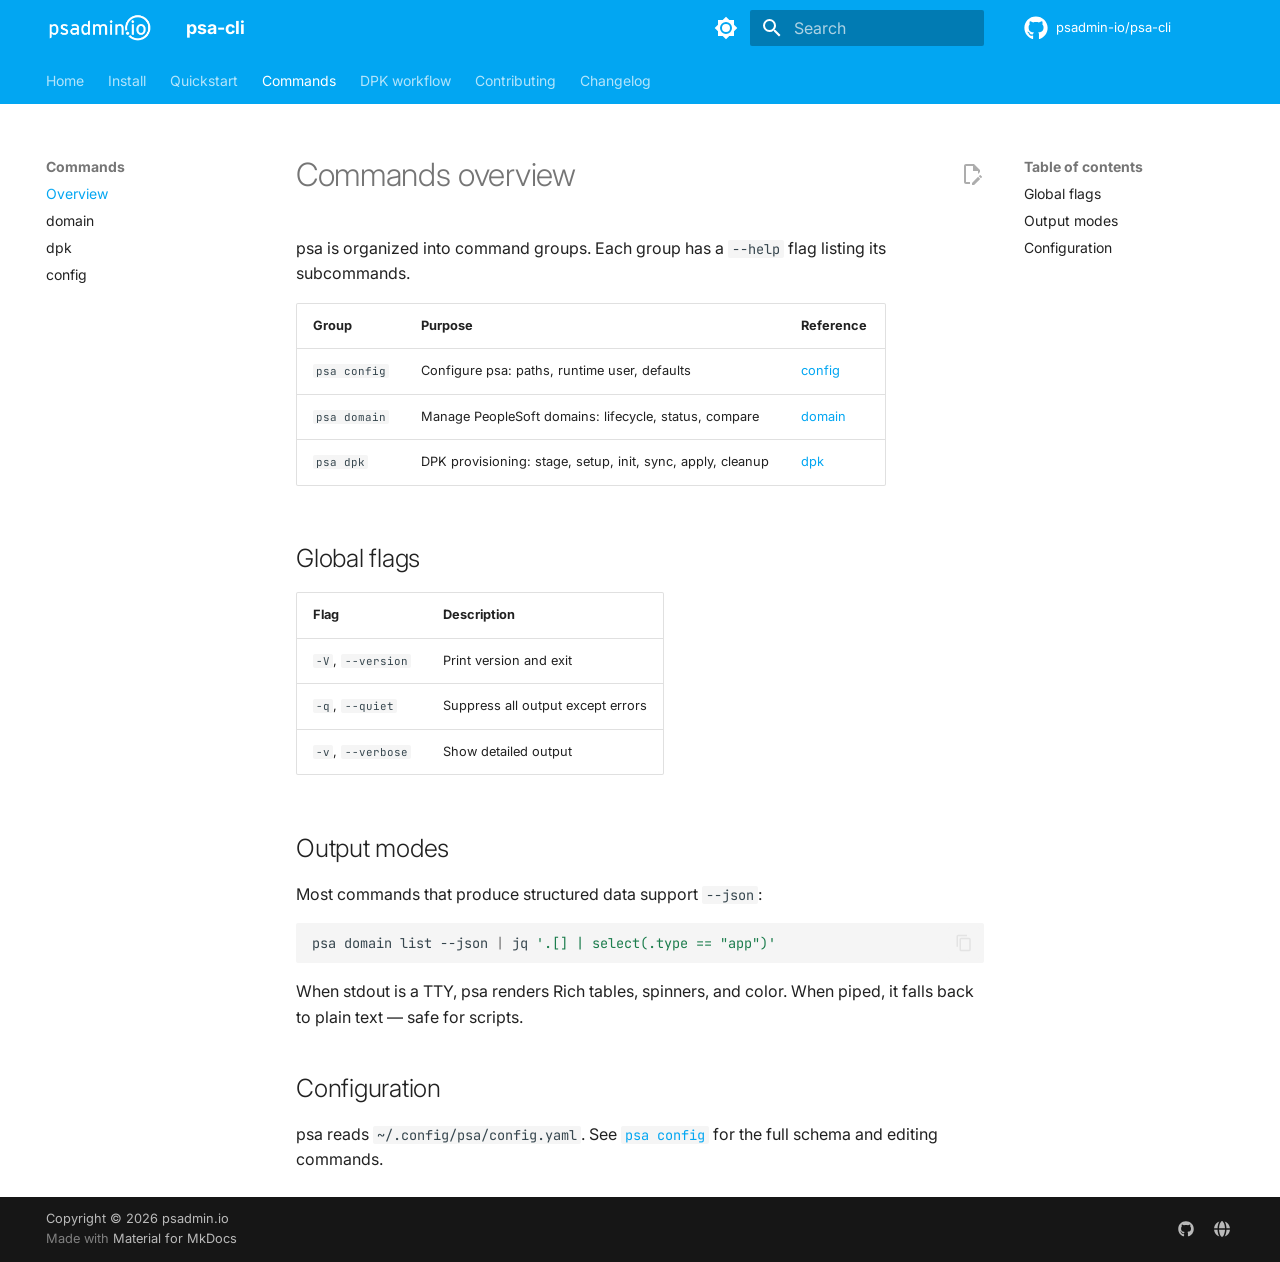
<file: commands/index.html>
<!doctype html>
<html lang="en" class="no-js">
  <head>
    
      <meta charset="utf-8">
      <meta name="viewport" content="width=device-width,initial-scale=1">
      
        <meta name="description" content="A unified command-line tool for PeopleSoft administration">
      
      
      
        <link rel="canonical" href="https://psadmin-io.github.io/psa-cli/commands/">
      
      
        <link rel="prev" href="../quickstart/">
      
      
        <link rel="next" href="domain/">
      
      
        
      
      
      <link rel="icon" href="../assets/io_blue_80.png">
      <meta name="generator" content="mkdocs-1.6.1, mkdocs-material-9.7.6">
    
    
      
        <title>Overview - psa-cli</title>
      
    
    
      <link rel="stylesheet" href="../assets/stylesheets/main.484c7ddc.min.css">
      
        
        <link rel="stylesheet" href="../assets/stylesheets/palette.ab4e12ef.min.css">
      
      


    
    
      
    
    
      
        
        
        <link rel="preconnect" href="https://fonts.gstatic.com" crossorigin>
        <link rel="stylesheet" href="https://fonts.googleapis.com/css?family=Inter:300,300i,400,400i,700,700i%7CJetBrains+Mono:400,400i,700,700i&display=fallback">
        <style>:root{--md-text-font:"Inter";--md-code-font:"JetBrains Mono"}</style>
      
    
    
      <link rel="stylesheet" href="../assets/extra.css">
    
    <script>__md_scope=new URL("..",location),__md_hash=e=>[...e].reduce(((e,_)=>(e<<5)-e+_.charCodeAt(0)),0),__md_get=(e,_=localStorage,t=__md_scope)=>JSON.parse(_.getItem(t.pathname+"."+e)),__md_set=(e,_,t=localStorage,a=__md_scope)=>{try{t.setItem(a.pathname+"."+e,JSON.stringify(_))}catch(e){}}</script>
    
      

    
    
  </head>
  
  
    
    
      
    
    
    
    
    <body dir="ltr" data-md-color-scheme="default" data-md-color-primary="light-blue" data-md-color-accent="amber">
  
    
    <input class="md-toggle" data-md-toggle="drawer" type="checkbox" id="__drawer" autocomplete="off">
    <input class="md-toggle" data-md-toggle="search" type="checkbox" id="__search" autocomplete="off">
    <label class="md-overlay" for="__drawer"></label>
    <div data-md-component="skip">
      
        
        <a href="#commands-overview" class="md-skip">
          Skip to content
        </a>
      
    </div>
    <div data-md-component="announce">
      
    </div>
    
    
      

<header class="md-header" data-md-component="header">
  <nav class="md-header__inner md-grid" aria-label="Header">
    <a href=".." title="psa-cli" class="md-header__button md-logo" aria-label="psa-cli" data-md-component="logo">
      
  <img src="../assets/io_white_400.png" alt="logo">

    </a>
    <label class="md-header__button md-icon" for="__drawer">
      
      <svg xmlns="http://www.w3.org/2000/svg" viewBox="0 0 24 24"><path d="M3 6h18v2H3zm0 5h18v2H3zm0 5h18v2H3z"/></svg>
    </label>
    <div class="md-header__title" data-md-component="header-title">
      <div class="md-header__ellipsis">
        <div class="md-header__topic">
          <span class="md-ellipsis">
            psa-cli
          </span>
        </div>
        <div class="md-header__topic" data-md-component="header-topic">
          <span class="md-ellipsis">
            
              Overview
            
          </span>
        </div>
      </div>
    </div>
    
      
        <form class="md-header__option" data-md-component="palette">
  
    
    
    
    <input class="md-option" data-md-color-media="(prefers-color-scheme: light)" data-md-color-scheme="default" data-md-color-primary="light-blue" data-md-color-accent="amber"  aria-label="Switch to dark mode"  type="radio" name="__palette" id="__palette_0">
    
      <label class="md-header__button md-icon" title="Switch to dark mode" for="__palette_1" hidden>
        <svg xmlns="http://www.w3.org/2000/svg" viewBox="0 0 24 24"><path d="M12 8a4 4 0 0 0-4 4 4 4 0 0 0 4 4 4 4 0 0 0 4-4 4 4 0 0 0-4-4m0 10a6 6 0 0 1-6-6 6 6 0 0 1 6-6 6 6 0 0 1 6 6 6 6 0 0 1-6 6m8-9.31V4h-4.69L12 .69 8.69 4H4v4.69L.69 12 4 15.31V20h4.69L12 23.31 15.31 20H20v-4.69L23.31 12z"/></svg>
      </label>
    
  
    
    
    
    <input class="md-option" data-md-color-media="(prefers-color-scheme: dark)" data-md-color-scheme="slate" data-md-color-primary="light-blue" data-md-color-accent="amber"  aria-label="Switch to light mode"  type="radio" name="__palette" id="__palette_1">
    
      <label class="md-header__button md-icon" title="Switch to light mode" for="__palette_0" hidden>
        <svg xmlns="http://www.w3.org/2000/svg" viewBox="0 0 24 24"><path d="M12 18c-.89 0-1.74-.2-2.5-.55C11.56 16.5 13 14.42 13 12s-1.44-4.5-3.5-5.45C10.26 6.2 11.11 6 12 6a6 6 0 0 1 6 6 6 6 0 0 1-6 6m8-9.31V4h-4.69L12 .69 8.69 4H4v4.69L.69 12 4 15.31V20h4.69L12 23.31 15.31 20H20v-4.69L23.31 12z"/></svg>
      </label>
    
  
</form>
      
    
    
      <script>var palette=__md_get("__palette");if(palette&&palette.color){if("(prefers-color-scheme)"===palette.color.media){var media=matchMedia("(prefers-color-scheme: light)"),input=document.querySelector(media.matches?"[data-md-color-media='(prefers-color-scheme: light)']":"[data-md-color-media='(prefers-color-scheme: dark)']");palette.color.media=input.getAttribute("data-md-color-media"),palette.color.scheme=input.getAttribute("data-md-color-scheme"),palette.color.primary=input.getAttribute("data-md-color-primary"),palette.color.accent=input.getAttribute("data-md-color-accent")}for(var[key,value]of Object.entries(palette.color))document.body.setAttribute("data-md-color-"+key,value)}</script>
    
    
    
      
      
        <label class="md-header__button md-icon" for="__search">
          
          <svg xmlns="http://www.w3.org/2000/svg" viewBox="0 0 24 24"><path d="M9.5 3A6.5 6.5 0 0 1 16 9.5c0 1.61-.59 3.09-1.56 4.23l.27.27h.79l5 5-1.5 1.5-5-5v-.79l-.27-.27A6.52 6.52 0 0 1 9.5 16 6.5 6.5 0 0 1 3 9.5 6.5 6.5 0 0 1 9.5 3m0 2C7 5 5 7 5 9.5S7 14 9.5 14 14 12 14 9.5 12 5 9.5 5"/></svg>
        </label>
        <div class="md-search" data-md-component="search" role="dialog">
  <label class="md-search__overlay" for="__search"></label>
  <div class="md-search__inner" role="search">
    <form class="md-search__form" name="search">
      <input type="text" class="md-search__input" name="query" aria-label="Search" placeholder="Search" autocapitalize="off" autocorrect="off" autocomplete="off" spellcheck="false" data-md-component="search-query" required>
      <label class="md-search__icon md-icon" for="__search">
        
        <svg xmlns="http://www.w3.org/2000/svg" viewBox="0 0 24 24"><path d="M9.5 3A6.5 6.5 0 0 1 16 9.5c0 1.61-.59 3.09-1.56 4.23l.27.27h.79l5 5-1.5 1.5-5-5v-.79l-.27-.27A6.52 6.52 0 0 1 9.5 16 6.5 6.5 0 0 1 3 9.5 6.5 6.5 0 0 1 9.5 3m0 2C7 5 5 7 5 9.5S7 14 9.5 14 14 12 14 9.5 12 5 9.5 5"/></svg>
        
        <svg xmlns="http://www.w3.org/2000/svg" viewBox="0 0 24 24"><path d="M20 11v2H8l5.5 5.5-1.42 1.42L4.16 12l7.92-7.92L13.5 5.5 8 11z"/></svg>
      </label>
      <nav class="md-search__options" aria-label="Search">
        
        <button type="reset" class="md-search__icon md-icon" title="Clear" aria-label="Clear" tabindex="-1">
          
          <svg xmlns="http://www.w3.org/2000/svg" viewBox="0 0 24 24"><path d="M19 6.41 17.59 5 12 10.59 6.41 5 5 6.41 10.59 12 5 17.59 6.41 19 12 13.41 17.59 19 19 17.59 13.41 12z"/></svg>
        </button>
      </nav>
      
        <div class="md-search__suggest" data-md-component="search-suggest"></div>
      
    </form>
    <div class="md-search__output">
      <div class="md-search__scrollwrap" tabindex="0" data-md-scrollfix>
        <div class="md-search-result" data-md-component="search-result">
          <div class="md-search-result__meta">
            Initializing search
          </div>
          <ol class="md-search-result__list" role="presentation"></ol>
        </div>
      </div>
    </div>
  </div>
</div>
      
    
    
      <div class="md-header__source">
        <a href="https://github.com/psadmin-io/psa-cli" title="Go to repository" class="md-source" data-md-component="source">
  <div class="md-source__icon md-icon">
    
    <svg xmlns="http://www.w3.org/2000/svg" viewBox="0 0 512 512"><!--! Font Awesome Free 7.1.0 by @fontawesome - https://fontawesome.com License - https://fontawesome.com/license/free (Icons: CC BY 4.0, Fonts: SIL OFL 1.1, Code: MIT License) Copyright 2025 Fonticons, Inc.--><path d="M173.9 397.4c0 2-2.3 3.6-5.2 3.6-3.3.3-5.6-1.3-5.6-3.6 0-2 2.3-3.6 5.2-3.6 3-.3 5.6 1.3 5.6 3.6m-31.1-4.5c-.7 2 1.3 4.3 4.3 4.9 2.6 1 5.6 0 6.2-2s-1.3-4.3-4.3-5.2c-2.6-.7-5.5.3-6.2 2.3m44.2-1.7c-2.9.7-4.9 2.6-4.6 4.9.3 2 2.9 3.3 5.9 2.6 2.9-.7 4.9-2.6 4.6-4.6-.3-1.9-3-3.2-5.9-2.9M252.8 8C114.1 8 8 113.3 8 252c0 110.9 69.8 205.8 169.5 239.2 12.8 2.3 17.3-5.6 17.3-12.1 0-6.2-.3-40.4-.3-61.4 0 0-70 15-84.7-29.8 0 0-11.4-29.1-27.8-36.6 0 0-22.9-15.7 1.6-15.4 0 0 24.9 2 38.6 25.8 21.9 38.6 58.6 27.5 72.9 20.9 2.3-16 8.8-27.1 16-33.7-55.9-6.2-112.3-14.3-112.3-110.5 0-27.5 7.6-41.3 23.6-58.9-2.6-6.5-11.1-33.3 2.6-67.9 20.9-6.5 69 27 69 27 20-5.6 41.5-8.5 62.8-8.5s42.8 2.9 62.8 8.5c0 0 48.1-33.6 69-27 13.7 34.7 5.2 61.4 2.6 67.9 16 17.7 25.8 31.5 25.8 58.9 0 96.5-58.9 104.2-114.8 110.5 9.2 7.9 17 22.9 17 46.4 0 33.7-.3 75.4-.3 83.6 0 6.5 4.6 14.4 17.3 12.1C436.2 457.8 504 362.9 504 252 504 113.3 391.5 8 252.8 8M105.2 352.9c-1.3 1-1 3.3.7 5.2 1.6 1.6 3.9 2.3 5.2 1 1.3-1 1-3.3-.7-5.2-1.6-1.6-3.9-2.3-5.2-1m-10.8-8.1c-.7 1.3.3 2.9 2.3 3.9 1.6 1 3.6.7 4.3-.7.7-1.3-.3-2.9-2.3-3.9-2-.6-3.6-.3-4.3.7m32.4 35.6c-1.6 1.3-1 4.3 1.3 6.2 2.3 2.3 5.2 2.6 6.5 1 1.3-1.3.7-4.3-1.3-6.2-2.2-2.3-5.2-2.6-6.5-1m-11.4-14.7c-1.6 1-1.6 3.6 0 5.9s4.3 3.3 5.6 2.3c1.6-1.3 1.6-3.9 0-6.2-1.4-2.3-4-3.3-5.6-2"/></svg>
  </div>
  <div class="md-source__repository">
    psadmin-io/psa-cli
  </div>
</a>
      </div>
    
  </nav>
  
</header>
    
    <div class="md-container" data-md-component="container">
      
      
        
          
            
<nav class="md-tabs" aria-label="Tabs" data-md-component="tabs">
  <div class="md-grid">
    <ul class="md-tabs__list">
      
        
  
  
  
  
    <li class="md-tabs__item">
      <a href=".." class="md-tabs__link">
        
  
  
    
  
  Home

      </a>
    </li>
  

      
        
  
  
  
  
    <li class="md-tabs__item">
      <a href="../install/" class="md-tabs__link">
        
  
  
    
  
  Install

      </a>
    </li>
  

      
        
  
  
  
  
    <li class="md-tabs__item">
      <a href="../quickstart/" class="md-tabs__link">
        
  
  
    
  
  Quickstart

      </a>
    </li>
  

      
        
  
  
  
    
  
  
    
    
      <li class="md-tabs__item md-tabs__item--active">
        <a href="./" class="md-tabs__link">
          
  
  
  Commands

        </a>
      </li>
    
  

      
        
  
  
  
  
    
    
      <li class="md-tabs__item">
        <a href="../dpk/provisioning-workflow/" class="md-tabs__link">
          
  
  
  DPK workflow

        </a>
      </li>
    
  

      
        
  
  
  
  
    <li class="md-tabs__item">
      <a href="../contributing/" class="md-tabs__link">
        
  
  
    
  
  Contributing

      </a>
    </li>
  

      
        
  
  
  
  
    <li class="md-tabs__item">
      <a href="../changelog/" class="md-tabs__link">
        
  
  
    
  
  Changelog

      </a>
    </li>
  

      
    </ul>
  </div>
</nav>
          
        
      
      <main class="md-main" data-md-component="main">
        <div class="md-main__inner md-grid">
          
            
              
              <div class="md-sidebar md-sidebar--primary" data-md-component="sidebar" data-md-type="navigation" >
                <div class="md-sidebar__scrollwrap">
                  <div class="md-sidebar__inner">
                    


  


<nav class="md-nav md-nav--primary md-nav--lifted" aria-label="Navigation" data-md-level="0">
  <label class="md-nav__title" for="__drawer">
    <a href=".." title="psa-cli" class="md-nav__button md-logo" aria-label="psa-cli" data-md-component="logo">
      
  <img src="../assets/io_white_400.png" alt="logo">

    </a>
    psa-cli
  </label>
  
    <div class="md-nav__source">
      <a href="https://github.com/psadmin-io/psa-cli" title="Go to repository" class="md-source" data-md-component="source">
  <div class="md-source__icon md-icon">
    
    <svg xmlns="http://www.w3.org/2000/svg" viewBox="0 0 512 512"><!--! Font Awesome Free 7.1.0 by @fontawesome - https://fontawesome.com License - https://fontawesome.com/license/free (Icons: CC BY 4.0, Fonts: SIL OFL 1.1, Code: MIT License) Copyright 2025 Fonticons, Inc.--><path d="M173.9 397.4c0 2-2.3 3.6-5.2 3.6-3.3.3-5.6-1.3-5.6-3.6 0-2 2.3-3.6 5.2-3.6 3-.3 5.6 1.3 5.6 3.6m-31.1-4.5c-.7 2 1.3 4.3 4.3 4.9 2.6 1 5.6 0 6.2-2s-1.3-4.3-4.3-5.2c-2.6-.7-5.5.3-6.2 2.3m44.2-1.7c-2.9.7-4.9 2.6-4.6 4.9.3 2 2.9 3.3 5.9 2.6 2.9-.7 4.9-2.6 4.6-4.6-.3-1.9-3-3.2-5.9-2.9M252.8 8C114.1 8 8 113.3 8 252c0 110.9 69.8 205.8 169.5 239.2 12.8 2.3 17.3-5.6 17.3-12.1 0-6.2-.3-40.4-.3-61.4 0 0-70 15-84.7-29.8 0 0-11.4-29.1-27.8-36.6 0 0-22.9-15.7 1.6-15.4 0 0 24.9 2 38.6 25.8 21.9 38.6 58.6 27.5 72.9 20.9 2.3-16 8.8-27.1 16-33.7-55.9-6.2-112.3-14.3-112.3-110.5 0-27.5 7.6-41.3 23.6-58.9-2.6-6.5-11.1-33.3 2.6-67.9 20.9-6.5 69 27 69 27 20-5.6 41.5-8.5 62.8-8.5s42.8 2.9 62.8 8.5c0 0 48.1-33.6 69-27 13.7 34.7 5.2 61.4 2.6 67.9 16 17.7 25.8 31.5 25.8 58.9 0 96.5-58.9 104.2-114.8 110.5 9.2 7.9 17 22.9 17 46.4 0 33.7-.3 75.4-.3 83.6 0 6.5 4.6 14.4 17.3 12.1C436.2 457.8 504 362.9 504 252 504 113.3 391.5 8 252.8 8M105.2 352.9c-1.3 1-1 3.3.7 5.2 1.6 1.6 3.9 2.3 5.2 1 1.3-1 1-3.3-.7-5.2-1.6-1.6-3.9-2.3-5.2-1m-10.8-8.1c-.7 1.3.3 2.9 2.3 3.9 1.6 1 3.6.7 4.3-.7.7-1.3-.3-2.9-2.3-3.9-2-.6-3.6-.3-4.3.7m32.4 35.6c-1.6 1.3-1 4.3 1.3 6.2 2.3 2.3 5.2 2.6 6.5 1 1.3-1.3.7-4.3-1.3-6.2-2.2-2.3-5.2-2.6-6.5-1m-11.4-14.7c-1.6 1-1.6 3.6 0 5.9s4.3 3.3 5.6 2.3c1.6-1.3 1.6-3.9 0-6.2-1.4-2.3-4-3.3-5.6-2"/></svg>
  </div>
  <div class="md-source__repository">
    psadmin-io/psa-cli
  </div>
</a>
    </div>
  
  <ul class="md-nav__list" data-md-scrollfix>
    
      
      
  
  
  
  
    <li class="md-nav__item">
      <a href=".." class="md-nav__link">
        
  
  
  <span class="md-ellipsis">
    
  
    Home
  

    
  </span>
  
  

      </a>
    </li>
  

    
      
      
  
  
  
  
    <li class="md-nav__item">
      <a href="../install/" class="md-nav__link">
        
  
  
  <span class="md-ellipsis">
    
  
    Install
  

    
  </span>
  
  

      </a>
    </li>
  

    
      
      
  
  
  
  
    <li class="md-nav__item">
      <a href="../quickstart/" class="md-nav__link">
        
  
  
  <span class="md-ellipsis">
    
  
    Quickstart
  

    
  </span>
  
  

      </a>
    </li>
  

    
      
      
  
  
    
  
  
  
    
    
    
    
      
        
        
      
      
        
      
    
    
    <li class="md-nav__item md-nav__item--active md-nav__item--section md-nav__item--nested">
      
        
        
        <input class="md-nav__toggle md-toggle " type="checkbox" id="__nav_4" checked>
        
          
          <label class="md-nav__link" for="__nav_4" id="__nav_4_label" tabindex="">
            
  
  
  <span class="md-ellipsis">
    
  
    Commands
  

    
  </span>
  
  

            <span class="md-nav__icon md-icon"></span>
          </label>
        
        <nav class="md-nav" data-md-level="1" aria-labelledby="__nav_4_label" aria-expanded="true">
          <label class="md-nav__title" for="__nav_4">
            <span class="md-nav__icon md-icon"></span>
            
  
    Commands
  

          </label>
          <ul class="md-nav__list" data-md-scrollfix>
            
              
                
  
  
    
  
  
  
    <li class="md-nav__item md-nav__item--active">
      
      <input class="md-nav__toggle md-toggle" type="checkbox" id="__toc">
      
      
        
      
      
        <label class="md-nav__link md-nav__link--active" for="__toc">
          
  
  
  <span class="md-ellipsis">
    
  
    Overview
  

    
  </span>
  
  

          <span class="md-nav__icon md-icon"></span>
        </label>
      
      <a href="./" class="md-nav__link md-nav__link--active">
        
  
  
  <span class="md-ellipsis">
    
  
    Overview
  

    
  </span>
  
  

      </a>
      
        

<nav class="md-nav md-nav--secondary" aria-label="Table of contents">
  
  
  
    
  
  
    <label class="md-nav__title" for="__toc">
      <span class="md-nav__icon md-icon"></span>
      Table of contents
    </label>
    <ul class="md-nav__list" data-md-component="toc" data-md-scrollfix>
      
        <li class="md-nav__item">
  <a href="#global-flags" class="md-nav__link">
    <span class="md-ellipsis">
      
        Global flags
      
    </span>
  </a>
  
</li>
      
        <li class="md-nav__item">
  <a href="#output-modes" class="md-nav__link">
    <span class="md-ellipsis">
      
        Output modes
      
    </span>
  </a>
  
</li>
      
        <li class="md-nav__item">
  <a href="#configuration" class="md-nav__link">
    <span class="md-ellipsis">
      
        Configuration
      
    </span>
  </a>
  
</li>
      
    </ul>
  
</nav>
      
    </li>
  

              
            
              
                
  
  
  
  
    <li class="md-nav__item">
      <a href="domain/" class="md-nav__link">
        
  
  
  <span class="md-ellipsis">
    
  
    domain
  

    
  </span>
  
  

      </a>
    </li>
  

              
            
              
                
  
  
  
  
    <li class="md-nav__item">
      <a href="dpk/" class="md-nav__link">
        
  
  
  <span class="md-ellipsis">
    
  
    dpk
  

    
  </span>
  
  

      </a>
    </li>
  

              
            
              
                
  
  
  
  
    <li class="md-nav__item">
      <a href="config/" class="md-nav__link">
        
  
  
  <span class="md-ellipsis">
    
  
    config
  

    
  </span>
  
  

      </a>
    </li>
  

              
            
          </ul>
        </nav>
      
    </li>
  

    
      
      
  
  
  
  
    
    
    
    
      
      
        
      
    
    
    <li class="md-nav__item md-nav__item--nested">
      
        
        
        <input class="md-nav__toggle md-toggle " type="checkbox" id="__nav_5" >
        
          
          <label class="md-nav__link" for="__nav_5" id="__nav_5_label" tabindex="0">
            
  
  
  <span class="md-ellipsis">
    
  
    DPK workflow
  

    
  </span>
  
  

            <span class="md-nav__icon md-icon"></span>
          </label>
        
        <nav class="md-nav" data-md-level="1" aria-labelledby="__nav_5_label" aria-expanded="false">
          <label class="md-nav__title" for="__nav_5">
            <span class="md-nav__icon md-icon"></span>
            
  
    DPK workflow
  

          </label>
          <ul class="md-nav__list" data-md-scrollfix>
            
              
                
  
  
  
  
    <li class="md-nav__item">
      <a href="../dpk/provisioning-workflow/" class="md-nav__link">
        
  
  
  <span class="md-ellipsis">
    
  
    Provisioning workflow
  

    
  </span>
  
  

      </a>
    </li>
  

              
            
              
                
  
  
  
  
    <li class="md-nav__item">
      <a href="../dpk/validation-quickstart/" class="md-nav__link">
        
  
  
  <span class="md-ellipsis">
    
  
    Validation quickstart
  

    
  </span>
  
  

      </a>
    </li>
  

              
            
          </ul>
        </nav>
      
    </li>
  

    
      
      
  
  
  
  
    <li class="md-nav__item">
      <a href="../contributing/" class="md-nav__link">
        
  
  
  <span class="md-ellipsis">
    
  
    Contributing
  

    
  </span>
  
  

      </a>
    </li>
  

    
      
      
  
  
  
  
    <li class="md-nav__item">
      <a href="../changelog/" class="md-nav__link">
        
  
  
  <span class="md-ellipsis">
    
  
    Changelog
  

    
  </span>
  
  

      </a>
    </li>
  

    
  </ul>
</nav>
                  </div>
                </div>
              </div>
            
            
              
              <div class="md-sidebar md-sidebar--secondary" data-md-component="sidebar" data-md-type="toc" >
                <div class="md-sidebar__scrollwrap">
                  <div class="md-sidebar__inner">
                    

<nav class="md-nav md-nav--secondary" aria-label="Table of contents">
  
  
  
    
  
  
    <label class="md-nav__title" for="__toc">
      <span class="md-nav__icon md-icon"></span>
      Table of contents
    </label>
    <ul class="md-nav__list" data-md-component="toc" data-md-scrollfix>
      
        <li class="md-nav__item">
  <a href="#global-flags" class="md-nav__link">
    <span class="md-ellipsis">
      
        Global flags
      
    </span>
  </a>
  
</li>
      
        <li class="md-nav__item">
  <a href="#output-modes" class="md-nav__link">
    <span class="md-ellipsis">
      
        Output modes
      
    </span>
  </a>
  
</li>
      
        <li class="md-nav__item">
  <a href="#configuration" class="md-nav__link">
    <span class="md-ellipsis">
      
        Configuration
      
    </span>
  </a>
  
</li>
      
    </ul>
  
</nav>
                  </div>
                </div>
              </div>
            
          
          
            <div class="md-content" data-md-component="content">
              
              <article class="md-content__inner md-typeset">
                
                  


  
    <a href="https://github.com/psadmin-io/psa-cli/edit/main/docs/commands/index.md" title="Edit this page" class="md-content__button md-icon" rel="edit">
      
      <svg xmlns="http://www.w3.org/2000/svg" viewBox="0 0 24 24"><path d="M10 20H6V4h7v5h5v3.1l2-2V8l-6-6H6c-1.1 0-2 .9-2 2v16c0 1.1.9 2 2 2h4zm10.2-7c.1 0 .3.1.4.2l1.3 1.3c.2.2.2.6 0 .8l-1 1-2.1-2.1 1-1c.1-.1.2-.2.4-.2m0 3.9L14.1 23H12v-2.1l6.1-6.1z"/></svg>
    </a>
  
  


<h1 id="commands-overview">Commands overview<a class="headerlink" href="#commands-overview" title="Permanent link">&para;</a></h1>
<p>psa is organized into command groups. Each group has a <code>--help</code> flag listing its subcommands.</p>
<table>
<thead>
<tr>
<th>Group</th>
<th>Purpose</th>
<th>Reference</th>
</tr>
</thead>
<tbody>
<tr>
<td><code>psa config</code></td>
<td>Configure psa: paths, runtime user, defaults</td>
<td><a href="config/">config</a></td>
</tr>
<tr>
<td><code>psa domain</code></td>
<td>Manage PeopleSoft domains: lifecycle, status, compare</td>
<td><a href="domain/">domain</a></td>
</tr>
<tr>
<td><code>psa dpk</code></td>
<td>DPK provisioning: stage, setup, init, sync, apply, cleanup</td>
<td><a href="dpk/">dpk</a></td>
</tr>
</tbody>
</table>
<h2 id="global-flags">Global flags<a class="headerlink" href="#global-flags" title="Permanent link">&para;</a></h2>
<table>
<thead>
<tr>
<th>Flag</th>
<th>Description</th>
</tr>
</thead>
<tbody>
<tr>
<td><code>-V</code>, <code>--version</code></td>
<td>Print version and exit</td>
</tr>
<tr>
<td><code>-q</code>, <code>--quiet</code></td>
<td>Suppress all output except errors</td>
</tr>
<tr>
<td><code>-v</code>, <code>--verbose</code></td>
<td>Show detailed output</td>
</tr>
</tbody>
</table>
<h2 id="output-modes">Output modes<a class="headerlink" href="#output-modes" title="Permanent link">&para;</a></h2>
<p>Most commands that produce structured data support <code>--json</code>:</p>
<div class="language-bash highlight"><pre><span></span><code><span id="__span-0-1"><a id="__codelineno-0-1" name="__codelineno-0-1" href="#__codelineno-0-1"></a>psa<span class="w"> </span>domain<span class="w"> </span>list<span class="w"> </span>--json<span class="w"> </span><span class="p">|</span><span class="w"> </span>jq<span class="w"> </span><span class="s1">&#39;.[] | select(.type == &quot;app&quot;)&#39;</span>
</span></code></pre></div>
<p>When stdout is a TTY, psa renders Rich tables, spinners, and color. When piped, it falls back to plain text — safe for scripts.</p>
<h2 id="configuration">Configuration<a class="headerlink" href="#configuration" title="Permanent link">&para;</a></h2>
<p>psa reads <code>~/.config/psa/config.yaml</code>. See <a href="config/"><code>psa config</code></a> for the full schema and editing commands.</p>












                
              </article>
            </div>
          
          
  <script>var tabs=__md_get("__tabs");if(Array.isArray(tabs))e:for(var set of document.querySelectorAll(".tabbed-set")){var labels=set.querySelector(".tabbed-labels");for(var tab of tabs)for(var label of labels.getElementsByTagName("label"))if(label.innerText.trim()===tab){var input=document.getElementById(label.htmlFor);input.checked=!0;continue e}}</script>

<script>var target=document.getElementById(location.hash.slice(1));target&&target.name&&(target.checked=target.name.startsWith("__tabbed_"))</script>
        </div>
        
          <button type="button" class="md-top md-icon" data-md-component="top" hidden>
  
  <svg xmlns="http://www.w3.org/2000/svg" viewBox="0 0 24 24"><path d="M13 20h-2V8l-5.5 5.5-1.42-1.42L12 4.16l7.92 7.92-1.42 1.42L13 8z"/></svg>
  Back to top
</button>
        
      </main>
      
        <footer class="md-footer">
  
  <div class="md-footer-meta md-typeset">
    <div class="md-footer-meta__inner md-grid">
      <div class="md-copyright">
  
    <div class="md-copyright__highlight">
      Copyright &copy; 2026 psadmin.io
    </div>
  
  
    Made with
    <a href="https://squidfunk.github.io/mkdocs-material/" target="_blank" rel="noopener">
      Material for MkDocs
    </a>
  
</div>
      
        
<div class="md-social">
  
    
    
    
    
      
      
    
    <a href="https://github.com/psadmin-io/psa-cli" target="_blank" rel="noopener" title="github.com" class="md-social__link">
      <svg xmlns="http://www.w3.org/2000/svg" viewBox="0 0 512 512"><!--! Font Awesome Free 7.1.0 by @fontawesome - https://fontawesome.com License - https://fontawesome.com/license/free (Icons: CC BY 4.0, Fonts: SIL OFL 1.1, Code: MIT License) Copyright 2025 Fonticons, Inc.--><path d="M173.9 397.4c0 2-2.3 3.6-5.2 3.6-3.3.3-5.6-1.3-5.6-3.6 0-2 2.3-3.6 5.2-3.6 3-.3 5.6 1.3 5.6 3.6m-31.1-4.5c-.7 2 1.3 4.3 4.3 4.9 2.6 1 5.6 0 6.2-2s-1.3-4.3-4.3-5.2c-2.6-.7-5.5.3-6.2 2.3m44.2-1.7c-2.9.7-4.9 2.6-4.6 4.9.3 2 2.9 3.3 5.9 2.6 2.9-.7 4.9-2.6 4.6-4.6-.3-1.9-3-3.2-5.9-2.9M252.8 8C114.1 8 8 113.3 8 252c0 110.9 69.8 205.8 169.5 239.2 12.8 2.3 17.3-5.6 17.3-12.1 0-6.2-.3-40.4-.3-61.4 0 0-70 15-84.7-29.8 0 0-11.4-29.1-27.8-36.6 0 0-22.9-15.7 1.6-15.4 0 0 24.9 2 38.6 25.8 21.9 38.6 58.6 27.5 72.9 20.9 2.3-16 8.8-27.1 16-33.7-55.9-6.2-112.3-14.3-112.3-110.5 0-27.5 7.6-41.3 23.6-58.9-2.6-6.5-11.1-33.3 2.6-67.9 20.9-6.5 69 27 69 27 20-5.6 41.5-8.5 62.8-8.5s42.8 2.9 62.8 8.5c0 0 48.1-33.6 69-27 13.7 34.7 5.2 61.4 2.6 67.9 16 17.7 25.8 31.5 25.8 58.9 0 96.5-58.9 104.2-114.8 110.5 9.2 7.9 17 22.9 17 46.4 0 33.7-.3 75.4-.3 83.6 0 6.5 4.6 14.4 17.3 12.1C436.2 457.8 504 362.9 504 252 504 113.3 391.5 8 252.8 8M105.2 352.9c-1.3 1-1 3.3.7 5.2 1.6 1.6 3.9 2.3 5.2 1 1.3-1 1-3.3-.7-5.2-1.6-1.6-3.9-2.3-5.2-1m-10.8-8.1c-.7 1.3.3 2.9 2.3 3.9 1.6 1 3.6.7 4.3-.7.7-1.3-.3-2.9-2.3-3.9-2-.6-3.6-.3-4.3.7m32.4 35.6c-1.6 1.3-1 4.3 1.3 6.2 2.3 2.3 5.2 2.6 6.5 1 1.3-1.3.7-4.3-1.3-6.2-2.2-2.3-5.2-2.6-6.5-1m-11.4-14.7c-1.6 1-1.6 3.6 0 5.9s4.3 3.3 5.6 2.3c1.6-1.3 1.6-3.9 0-6.2-1.4-2.3-4-3.3-5.6-2"/></svg>
    </a>
  
    
    
    
    
      
      
    
    <a href="https://psadmin.io" target="_blank" rel="noopener" title="psadmin.io" class="md-social__link">
      <svg xmlns="http://www.w3.org/2000/svg" viewBox="0 0 512 512"><!--! Font Awesome Free 7.1.0 by @fontawesome - https://fontawesome.com License - https://fontawesome.com/license/free (Icons: CC BY 4.0, Fonts: SIL OFL 1.1, Code: MIT License) Copyright 2025 Fonticons, Inc.--><path d="M351.9 280H161c2.9 64.5 17.2 123.9 37.5 167.4 11.4 24.5 23.7 41.8 35.1 52.4 11.2 10.5 18.9 12.2 22.9 12.2s11.7-1.7 22.9-12.2c11.4-10.6 23.7-28 35.1-52.4 20.3-43.5 34.6-102.9 37.5-167.4zm-191-48h190.9c-2.8-64.5-17.1-123.9-37.4-167.4-11.4-24.4-23.7-41.8-35.1-52.4C268.1 1.7 260.4 0 256.4 0s-11.7 1.7-22.9 12.2c-11.4 10.6-23.7 28-35.1 52.4-20.3 43.5-34.6 102.9-37.5 167.4m-48 0c3.5-85.6 25.6-165.1 57.9-217.3C78.7 47.3 10.9 131.2 1.5 232zM1.5 280c9.4 100.8 77.2 184.7 169.3 217.3-32.3-52.2-54.4-131.7-57.9-217.3zm398.4 0c-3.5 85.6-25.6 165.1-57.9 217.3 92.1-32.7 159.9-116.5 169.3-217.3zm111.4-48C501.9 131.2 434.1 47.3 342 14.7c32.3 52.2 54.4 131.7 57.9 217.3z"/></svg>
    </a>
  
</div>
      
    </div>
  </div>
</footer>
      
    </div>
    <div class="md-dialog" data-md-component="dialog">
      <div class="md-dialog__inner md-typeset"></div>
    </div>
    
    
    
      
      
      <script id="__config" type="application/json">{"annotate": null, "base": "..", "features": ["navigation.tabs", "navigation.sections", "navigation.top", "navigation.tracking", "navigation.instant", "search.suggest", "search.highlight", "content.code.copy", "content.code.annotate", "content.action.edit", "content.tabs.link", "toc.follow"], "search": "../assets/javascripts/workers/search.2c215733.min.js", "tags": null, "translations": {"clipboard.copied": "Copied to clipboard", "clipboard.copy": "Copy to clipboard", "search.result.more.one": "1 more on this page", "search.result.more.other": "# more on this page", "search.result.none": "No matching documents", "search.result.one": "1 matching document", "search.result.other": "# matching documents", "search.result.placeholder": "Type to start searching", "search.result.term.missing": "Missing", "select.version": "Select version"}, "version": null}</script>
    
    
      <script src="../assets/javascripts/bundle.79ae519e.min.js"></script>
      
    
  </body>
</html>
</file>
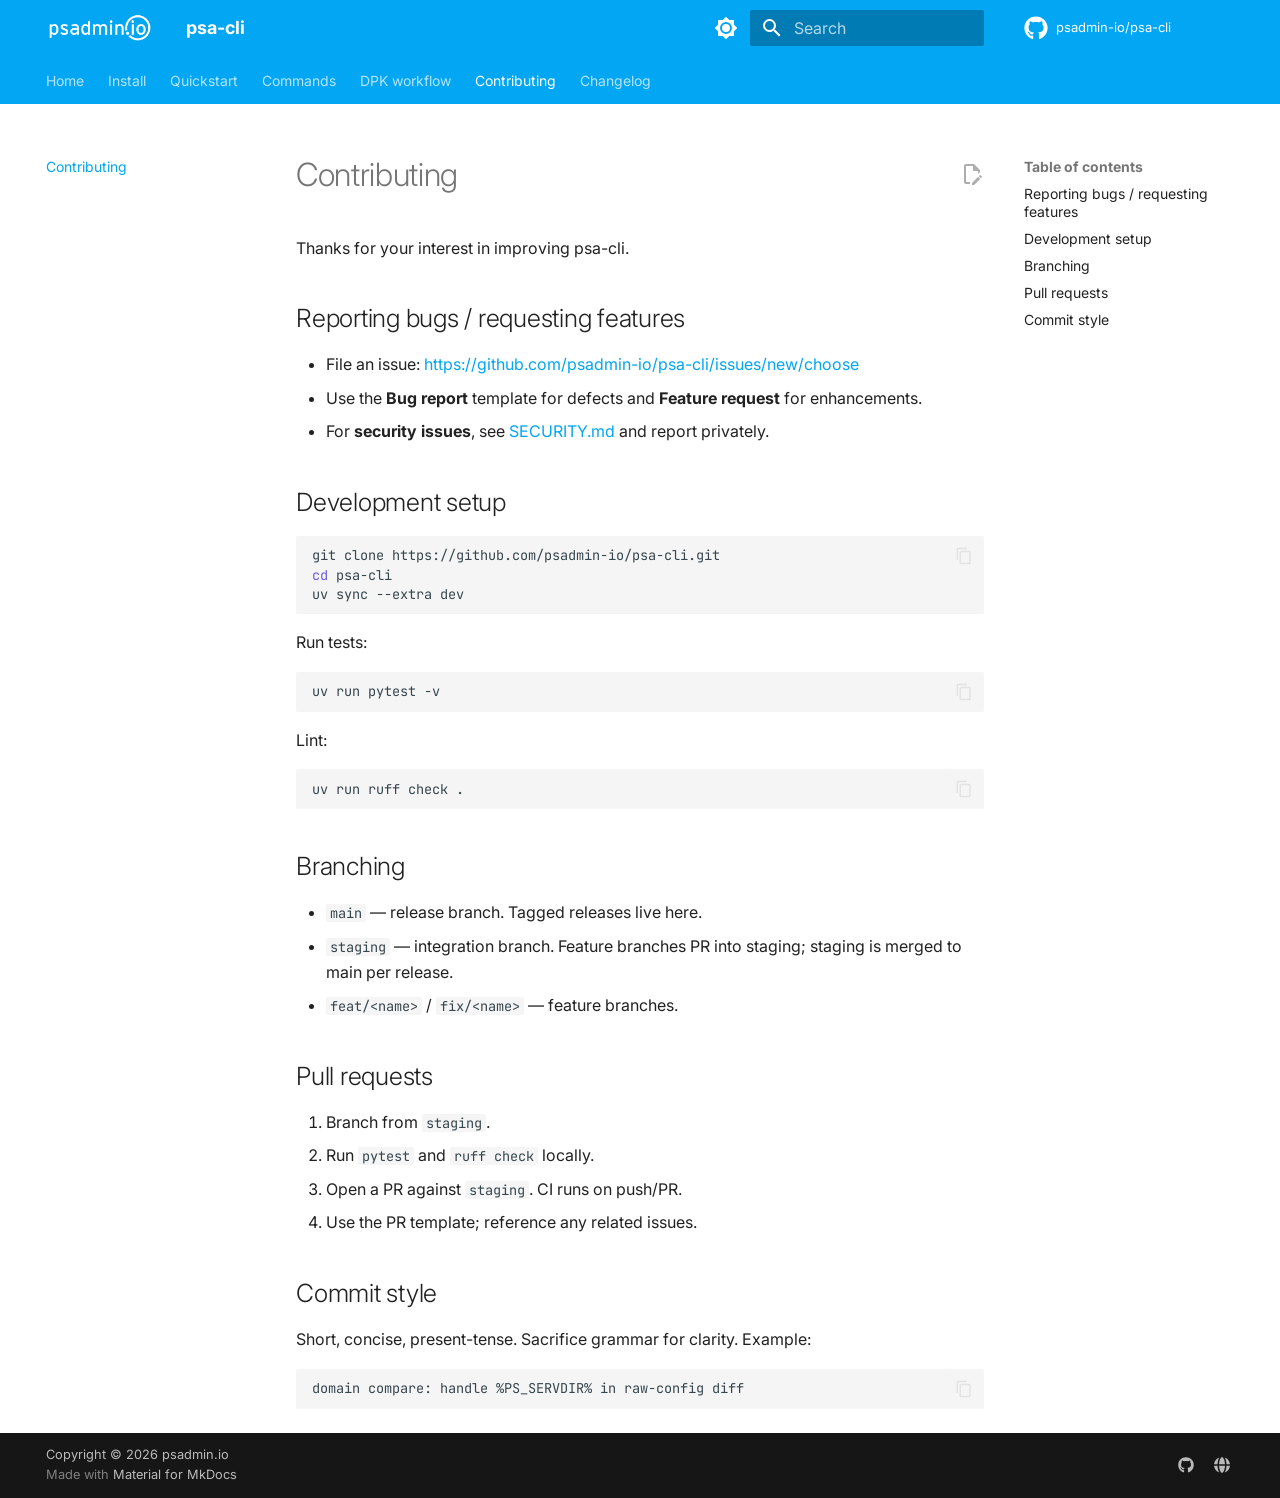
<file: contributing/index.html>
<!doctype html>
<html lang="en" class="no-js">
  <head>
    
      <meta charset="utf-8">
      <meta name="viewport" content="width=device-width,initial-scale=1">
      
        <meta name="description" content="A unified command-line tool for PeopleSoft administration">
      
      
      
        <link rel="canonical" href="https://psadmin-io.github.io/psa-cli/contributing/">
      
      
        <link rel="prev" href="../dpk/validation-quickstart/">
      
      
        <link rel="next" href="../changelog/">
      
      
        
      
      
      <link rel="icon" href="../assets/io_blue_80.png">
      <meta name="generator" content="mkdocs-1.6.1, mkdocs-material-9.7.6">
    
    
      
        <title>Contributing - psa-cli</title>
      
    
    
      <link rel="stylesheet" href="../assets/stylesheets/main.484c7ddc.min.css">
      
        
        <link rel="stylesheet" href="../assets/stylesheets/palette.ab4e12ef.min.css">
      
      


    
    
      
    
    
      
        
        
        <link rel="preconnect" href="https://fonts.gstatic.com" crossorigin>
        <link rel="stylesheet" href="https://fonts.googleapis.com/css?family=Inter:300,300i,400,400i,700,700i%7CJetBrains+Mono:400,400i,700,700i&display=fallback">
        <style>:root{--md-text-font:"Inter";--md-code-font:"JetBrains Mono"}</style>
      
    
    
      <link rel="stylesheet" href="../assets/extra.css">
    
    <script>__md_scope=new URL("..",location),__md_hash=e=>[...e].reduce(((e,_)=>(e<<5)-e+_.charCodeAt(0)),0),__md_get=(e,_=localStorage,t=__md_scope)=>JSON.parse(_.getItem(t.pathname+"."+e)),__md_set=(e,_,t=localStorage,a=__md_scope)=>{try{t.setItem(a.pathname+"."+e,JSON.stringify(_))}catch(e){}}</script>
    
      

    
    
  </head>
  
  
    
    
      
    
    
    
    
    <body dir="ltr" data-md-color-scheme="default" data-md-color-primary="light-blue" data-md-color-accent="amber">
  
    
    <input class="md-toggle" data-md-toggle="drawer" type="checkbox" id="__drawer" autocomplete="off">
    <input class="md-toggle" data-md-toggle="search" type="checkbox" id="__search" autocomplete="off">
    <label class="md-overlay" for="__drawer"></label>
    <div data-md-component="skip">
      
        
        <a href="#contributing" class="md-skip">
          Skip to content
        </a>
      
    </div>
    <div data-md-component="announce">
      
    </div>
    
    
      

<header class="md-header" data-md-component="header">
  <nav class="md-header__inner md-grid" aria-label="Header">
    <a href=".." title="psa-cli" class="md-header__button md-logo" aria-label="psa-cli" data-md-component="logo">
      
  <img src="../assets/io_white_400.png" alt="logo">

    </a>
    <label class="md-header__button md-icon" for="__drawer">
      
      <svg xmlns="http://www.w3.org/2000/svg" viewBox="0 0 24 24"><path d="M3 6h18v2H3zm0 5h18v2H3zm0 5h18v2H3z"/></svg>
    </label>
    <div class="md-header__title" data-md-component="header-title">
      <div class="md-header__ellipsis">
        <div class="md-header__topic">
          <span class="md-ellipsis">
            psa-cli
          </span>
        </div>
        <div class="md-header__topic" data-md-component="header-topic">
          <span class="md-ellipsis">
            
              Contributing
            
          </span>
        </div>
      </div>
    </div>
    
      
        <form class="md-header__option" data-md-component="palette">
  
    
    
    
    <input class="md-option" data-md-color-media="(prefers-color-scheme: light)" data-md-color-scheme="default" data-md-color-primary="light-blue" data-md-color-accent="amber"  aria-label="Switch to dark mode"  type="radio" name="__palette" id="__palette_0">
    
      <label class="md-header__button md-icon" title="Switch to dark mode" for="__palette_1" hidden>
        <svg xmlns="http://www.w3.org/2000/svg" viewBox="0 0 24 24"><path d="M12 8a4 4 0 0 0-4 4 4 4 0 0 0 4 4 4 4 0 0 0 4-4 4 4 0 0 0-4-4m0 10a6 6 0 0 1-6-6 6 6 0 0 1 6-6 6 6 0 0 1 6 6 6 6 0 0 1-6 6m8-9.31V4h-4.69L12 .69 8.69 4H4v4.69L.69 12 4 15.31V20h4.69L12 23.31 15.31 20H20v-4.69L23.31 12z"/></svg>
      </label>
    
  
    
    
    
    <input class="md-option" data-md-color-media="(prefers-color-scheme: dark)" data-md-color-scheme="slate" data-md-color-primary="light-blue" data-md-color-accent="amber"  aria-label="Switch to light mode"  type="radio" name="__palette" id="__palette_1">
    
      <label class="md-header__button md-icon" title="Switch to light mode" for="__palette_0" hidden>
        <svg xmlns="http://www.w3.org/2000/svg" viewBox="0 0 24 24"><path d="M12 18c-.89 0-1.74-.2-2.5-.55C11.56 16.5 13 14.42 13 12s-1.44-4.5-3.5-5.45C10.26 6.2 11.11 6 12 6a6 6 0 0 1 6 6 6 6 0 0 1-6 6m8-9.31V4h-4.69L12 .69 8.69 4H4v4.69L.69 12 4 15.31V20h4.69L12 23.31 15.31 20H20v-4.69L23.31 12z"/></svg>
      </label>
    
  
</form>
      
    
    
      <script>var palette=__md_get("__palette");if(palette&&palette.color){if("(prefers-color-scheme)"===palette.color.media){var media=matchMedia("(prefers-color-scheme: light)"),input=document.querySelector(media.matches?"[data-md-color-media='(prefers-color-scheme: light)']":"[data-md-color-media='(prefers-color-scheme: dark)']");palette.color.media=input.getAttribute("data-md-color-media"),palette.color.scheme=input.getAttribute("data-md-color-scheme"),palette.color.primary=input.getAttribute("data-md-color-primary"),palette.color.accent=input.getAttribute("data-md-color-accent")}for(var[key,value]of Object.entries(palette.color))document.body.setAttribute("data-md-color-"+key,value)}</script>
    
    
    
      
      
        <label class="md-header__button md-icon" for="__search">
          
          <svg xmlns="http://www.w3.org/2000/svg" viewBox="0 0 24 24"><path d="M9.5 3A6.5 6.5 0 0 1 16 9.5c0 1.61-.59 3.09-1.56 4.23l.27.27h.79l5 5-1.5 1.5-5-5v-.79l-.27-.27A6.52 6.52 0 0 1 9.5 16 6.5 6.5 0 0 1 3 9.5 6.5 6.5 0 0 1 9.5 3m0 2C7 5 5 7 5 9.5S7 14 9.5 14 14 12 14 9.5 12 5 9.5 5"/></svg>
        </label>
        <div class="md-search" data-md-component="search" role="dialog">
  <label class="md-search__overlay" for="__search"></label>
  <div class="md-search__inner" role="search">
    <form class="md-search__form" name="search">
      <input type="text" class="md-search__input" name="query" aria-label="Search" placeholder="Search" autocapitalize="off" autocorrect="off" autocomplete="off" spellcheck="false" data-md-component="search-query" required>
      <label class="md-search__icon md-icon" for="__search">
        
        <svg xmlns="http://www.w3.org/2000/svg" viewBox="0 0 24 24"><path d="M9.5 3A6.5 6.5 0 0 1 16 9.5c0 1.61-.59 3.09-1.56 4.23l.27.27h.79l5 5-1.5 1.5-5-5v-.79l-.27-.27A6.52 6.52 0 0 1 9.5 16 6.5 6.5 0 0 1 3 9.5 6.5 6.5 0 0 1 9.5 3m0 2C7 5 5 7 5 9.5S7 14 9.5 14 14 12 14 9.5 12 5 9.5 5"/></svg>
        
        <svg xmlns="http://www.w3.org/2000/svg" viewBox="0 0 24 24"><path d="M20 11v2H8l5.5 5.5-1.42 1.42L4.16 12l7.92-7.92L13.5 5.5 8 11z"/></svg>
      </label>
      <nav class="md-search__options" aria-label="Search">
        
        <button type="reset" class="md-search__icon md-icon" title="Clear" aria-label="Clear" tabindex="-1">
          
          <svg xmlns="http://www.w3.org/2000/svg" viewBox="0 0 24 24"><path d="M19 6.41 17.59 5 12 10.59 6.41 5 5 6.41 10.59 12 5 17.59 6.41 19 12 13.41 17.59 19 19 17.59 13.41 12z"/></svg>
        </button>
      </nav>
      
        <div class="md-search__suggest" data-md-component="search-suggest"></div>
      
    </form>
    <div class="md-search__output">
      <div class="md-search__scrollwrap" tabindex="0" data-md-scrollfix>
        <div class="md-search-result" data-md-component="search-result">
          <div class="md-search-result__meta">
            Initializing search
          </div>
          <ol class="md-search-result__list" role="presentation"></ol>
        </div>
      </div>
    </div>
  </div>
</div>
      
    
    
      <div class="md-header__source">
        <a href="https://github.com/psadmin-io/psa-cli" title="Go to repository" class="md-source" data-md-component="source">
  <div class="md-source__icon md-icon">
    
    <svg xmlns="http://www.w3.org/2000/svg" viewBox="0 0 512 512"><!--! Font Awesome Free 7.1.0 by @fontawesome - https://fontawesome.com License - https://fontawesome.com/license/free (Icons: CC BY 4.0, Fonts: SIL OFL 1.1, Code: MIT License) Copyright 2025 Fonticons, Inc.--><path d="M173.9 397.4c0 2-2.3 3.6-5.2 3.6-3.3.3-5.6-1.3-5.6-3.6 0-2 2.3-3.6 5.2-3.6 3-.3 5.6 1.3 5.6 3.6m-31.1-4.5c-.7 2 1.3 4.3 4.3 4.9 2.6 1 5.6 0 6.2-2s-1.3-4.3-4.3-5.2c-2.6-.7-5.5.3-6.2 2.3m44.2-1.7c-2.9.7-4.9 2.6-4.6 4.9.3 2 2.9 3.3 5.9 2.6 2.9-.7 4.9-2.6 4.6-4.6-.3-1.9-3-3.2-5.9-2.9M252.8 8C114.1 8 8 113.3 8 252c0 110.9 69.8 205.8 169.5 239.2 12.8 2.3 17.3-5.6 17.3-12.1 0-6.2-.3-40.4-.3-61.4 0 0-70 15-84.7-29.8 0 0-11.4-29.1-27.8-36.6 0 0-22.9-15.7 1.6-15.4 0 0 24.9 2 38.6 25.8 21.9 38.6 58.6 27.5 72.9 20.9 2.3-16 8.8-27.1 16-33.7-55.9-6.2-112.3-14.3-112.3-110.5 0-27.5 7.6-41.3 23.6-58.9-2.6-6.5-11.1-33.3 2.6-67.9 20.9-6.5 69 27 69 27 20-5.6 41.5-8.5 62.8-8.5s42.8 2.9 62.8 8.5c0 0 48.1-33.6 69-27 13.7 34.7 5.2 61.4 2.6 67.9 16 17.7 25.8 31.5 25.8 58.9 0 96.5-58.9 104.2-114.8 110.5 9.2 7.9 17 22.9 17 46.4 0 33.7-.3 75.4-.3 83.6 0 6.5 4.6 14.4 17.3 12.1C436.2 457.8 504 362.9 504 252 504 113.3 391.5 8 252.8 8M105.2 352.9c-1.3 1-1 3.3.7 5.2 1.6 1.6 3.9 2.3 5.2 1 1.3-1 1-3.3-.7-5.2-1.6-1.6-3.9-2.3-5.2-1m-10.8-8.1c-.7 1.3.3 2.9 2.3 3.9 1.6 1 3.6.7 4.3-.7.7-1.3-.3-2.9-2.3-3.9-2-.6-3.6-.3-4.3.7m32.4 35.6c-1.6 1.3-1 4.3 1.3 6.2 2.3 2.3 5.2 2.6 6.5 1 1.3-1.3.7-4.3-1.3-6.2-2.2-2.3-5.2-2.6-6.5-1m-11.4-14.7c-1.6 1-1.6 3.6 0 5.9s4.3 3.3 5.6 2.3c1.6-1.3 1.6-3.9 0-6.2-1.4-2.3-4-3.3-5.6-2"/></svg>
  </div>
  <div class="md-source__repository">
    psadmin-io/psa-cli
  </div>
</a>
      </div>
    
  </nav>
  
</header>
    
    <div class="md-container" data-md-component="container">
      
      
        
          
            
<nav class="md-tabs" aria-label="Tabs" data-md-component="tabs">
  <div class="md-grid">
    <ul class="md-tabs__list">
      
        
  
  
  
  
    <li class="md-tabs__item">
      <a href=".." class="md-tabs__link">
        
  
  
    
  
  Home

      </a>
    </li>
  

      
        
  
  
  
  
    <li class="md-tabs__item">
      <a href="../install/" class="md-tabs__link">
        
  
  
    
  
  Install

      </a>
    </li>
  

      
        
  
  
  
  
    <li class="md-tabs__item">
      <a href="../quickstart/" class="md-tabs__link">
        
  
  
    
  
  Quickstart

      </a>
    </li>
  

      
        
  
  
  
  
    
    
      <li class="md-tabs__item">
        <a href="../commands/" class="md-tabs__link">
          
  
  
  Commands

        </a>
      </li>
    
  

      
        
  
  
  
  
    
    
      <li class="md-tabs__item">
        <a href="../dpk/provisioning-workflow/" class="md-tabs__link">
          
  
  
  DPK workflow

        </a>
      </li>
    
  

      
        
  
  
  
    
  
  
    <li class="md-tabs__item md-tabs__item--active">
      <a href="./" class="md-tabs__link">
        
  
  
    
  
  Contributing

      </a>
    </li>
  

      
        
  
  
  
  
    <li class="md-tabs__item">
      <a href="../changelog/" class="md-tabs__link">
        
  
  
    
  
  Changelog

      </a>
    </li>
  

      
    </ul>
  </div>
</nav>
          
        
      
      <main class="md-main" data-md-component="main">
        <div class="md-main__inner md-grid">
          
            
              
              <div class="md-sidebar md-sidebar--primary" data-md-component="sidebar" data-md-type="navigation" >
                <div class="md-sidebar__scrollwrap">
                  <div class="md-sidebar__inner">
                    


  


<nav class="md-nav md-nav--primary md-nav--lifted" aria-label="Navigation" data-md-level="0">
  <label class="md-nav__title" for="__drawer">
    <a href=".." title="psa-cli" class="md-nav__button md-logo" aria-label="psa-cli" data-md-component="logo">
      
  <img src="../assets/io_white_400.png" alt="logo">

    </a>
    psa-cli
  </label>
  
    <div class="md-nav__source">
      <a href="https://github.com/psadmin-io/psa-cli" title="Go to repository" class="md-source" data-md-component="source">
  <div class="md-source__icon md-icon">
    
    <svg xmlns="http://www.w3.org/2000/svg" viewBox="0 0 512 512"><!--! Font Awesome Free 7.1.0 by @fontawesome - https://fontawesome.com License - https://fontawesome.com/license/free (Icons: CC BY 4.0, Fonts: SIL OFL 1.1, Code: MIT License) Copyright 2025 Fonticons, Inc.--><path d="M173.9 397.4c0 2-2.3 3.6-5.2 3.6-3.3.3-5.6-1.3-5.6-3.6 0-2 2.3-3.6 5.2-3.6 3-.3 5.6 1.3 5.6 3.6m-31.1-4.5c-.7 2 1.3 4.3 4.3 4.9 2.6 1 5.6 0 6.2-2s-1.3-4.3-4.3-5.2c-2.6-.7-5.5.3-6.2 2.3m44.2-1.7c-2.9.7-4.9 2.6-4.6 4.9.3 2 2.9 3.3 5.9 2.6 2.9-.7 4.9-2.6 4.6-4.6-.3-1.9-3-3.2-5.9-2.9M252.8 8C114.1 8 8 113.3 8 252c0 110.9 69.8 205.8 169.5 239.2 12.8 2.3 17.3-5.6 17.3-12.1 0-6.2-.3-40.4-.3-61.4 0 0-70 15-84.7-29.8 0 0-11.4-29.1-27.8-36.6 0 0-22.9-15.7 1.6-15.4 0 0 24.9 2 38.6 25.8 21.9 38.6 58.6 27.5 72.9 20.9 2.3-16 8.8-27.1 16-33.7-55.9-6.2-112.3-14.3-112.3-110.5 0-27.5 7.6-41.3 23.6-58.9-2.6-6.5-11.1-33.3 2.6-67.9 20.9-6.5 69 27 69 27 20-5.6 41.5-8.5 62.8-8.5s42.8 2.9 62.8 8.5c0 0 48.1-33.6 69-27 13.7 34.7 5.2 61.4 2.6 67.9 16 17.7 25.8 31.5 25.8 58.9 0 96.5-58.9 104.2-114.8 110.5 9.2 7.9 17 22.9 17 46.4 0 33.7-.3 75.4-.3 83.6 0 6.5 4.6 14.4 17.3 12.1C436.2 457.8 504 362.9 504 252 504 113.3 391.5 8 252.8 8M105.2 352.9c-1.3 1-1 3.3.7 5.2 1.6 1.6 3.9 2.3 5.2 1 1.3-1 1-3.3-.7-5.2-1.6-1.6-3.9-2.3-5.2-1m-10.8-8.1c-.7 1.3.3 2.9 2.3 3.9 1.6 1 3.6.7 4.3-.7.7-1.3-.3-2.9-2.3-3.9-2-.6-3.6-.3-4.3.7m32.4 35.6c-1.6 1.3-1 4.3 1.3 6.2 2.3 2.3 5.2 2.6 6.5 1 1.3-1.3.7-4.3-1.3-6.2-2.2-2.3-5.2-2.6-6.5-1m-11.4-14.7c-1.6 1-1.6 3.6 0 5.9s4.3 3.3 5.6 2.3c1.6-1.3 1.6-3.9 0-6.2-1.4-2.3-4-3.3-5.6-2"/></svg>
  </div>
  <div class="md-source__repository">
    psadmin-io/psa-cli
  </div>
</a>
    </div>
  
  <ul class="md-nav__list" data-md-scrollfix>
    
      
      
  
  
  
  
    <li class="md-nav__item">
      <a href=".." class="md-nav__link">
        
  
  
  <span class="md-ellipsis">
    
  
    Home
  

    
  </span>
  
  

      </a>
    </li>
  

    
      
      
  
  
  
  
    <li class="md-nav__item">
      <a href="../install/" class="md-nav__link">
        
  
  
  <span class="md-ellipsis">
    
  
    Install
  

    
  </span>
  
  

      </a>
    </li>
  

    
      
      
  
  
  
  
    <li class="md-nav__item">
      <a href="../quickstart/" class="md-nav__link">
        
  
  
  <span class="md-ellipsis">
    
  
    Quickstart
  

    
  </span>
  
  

      </a>
    </li>
  

    
      
      
  
  
  
  
    
    
    
    
      
      
        
      
    
    
    <li class="md-nav__item md-nav__item--nested">
      
        
        
        <input class="md-nav__toggle md-toggle " type="checkbox" id="__nav_4" >
        
          
          <label class="md-nav__link" for="__nav_4" id="__nav_4_label" tabindex="0">
            
  
  
  <span class="md-ellipsis">
    
  
    Commands
  

    
  </span>
  
  

            <span class="md-nav__icon md-icon"></span>
          </label>
        
        <nav class="md-nav" data-md-level="1" aria-labelledby="__nav_4_label" aria-expanded="false">
          <label class="md-nav__title" for="__nav_4">
            <span class="md-nav__icon md-icon"></span>
            
  
    Commands
  

          </label>
          <ul class="md-nav__list" data-md-scrollfix>
            
              
                
  
  
  
  
    <li class="md-nav__item">
      <a href="../commands/" class="md-nav__link">
        
  
  
  <span class="md-ellipsis">
    
  
    Overview
  

    
  </span>
  
  

      </a>
    </li>
  

              
            
              
                
  
  
  
  
    <li class="md-nav__item">
      <a href="../commands/domain/" class="md-nav__link">
        
  
  
  <span class="md-ellipsis">
    
  
    domain
  

    
  </span>
  
  

      </a>
    </li>
  

              
            
              
                
  
  
  
  
    <li class="md-nav__item">
      <a href="../commands/dpk/" class="md-nav__link">
        
  
  
  <span class="md-ellipsis">
    
  
    dpk
  

    
  </span>
  
  

      </a>
    </li>
  

              
            
              
                
  
  
  
  
    <li class="md-nav__item">
      <a href="../commands/config/" class="md-nav__link">
        
  
  
  <span class="md-ellipsis">
    
  
    config
  

    
  </span>
  
  

      </a>
    </li>
  

              
            
          </ul>
        </nav>
      
    </li>
  

    
      
      
  
  
  
  
    
    
    
    
      
      
        
      
    
    
    <li class="md-nav__item md-nav__item--nested">
      
        
        
        <input class="md-nav__toggle md-toggle " type="checkbox" id="__nav_5" >
        
          
          <label class="md-nav__link" for="__nav_5" id="__nav_5_label" tabindex="0">
            
  
  
  <span class="md-ellipsis">
    
  
    DPK workflow
  

    
  </span>
  
  

            <span class="md-nav__icon md-icon"></span>
          </label>
        
        <nav class="md-nav" data-md-level="1" aria-labelledby="__nav_5_label" aria-expanded="false">
          <label class="md-nav__title" for="__nav_5">
            <span class="md-nav__icon md-icon"></span>
            
  
    DPK workflow
  

          </label>
          <ul class="md-nav__list" data-md-scrollfix>
            
              
                
  
  
  
  
    <li class="md-nav__item">
      <a href="../dpk/provisioning-workflow/" class="md-nav__link">
        
  
  
  <span class="md-ellipsis">
    
  
    Provisioning workflow
  

    
  </span>
  
  

      </a>
    </li>
  

              
            
              
                
  
  
  
  
    <li class="md-nav__item">
      <a href="../dpk/validation-quickstart/" class="md-nav__link">
        
  
  
  <span class="md-ellipsis">
    
  
    Validation quickstart
  

    
  </span>
  
  

      </a>
    </li>
  

              
            
          </ul>
        </nav>
      
    </li>
  

    
      
      
  
  
    
  
  
  
    <li class="md-nav__item md-nav__item--active">
      
      <input class="md-nav__toggle md-toggle" type="checkbox" id="__toc">
      
      
        
      
      
        <label class="md-nav__link md-nav__link--active" for="__toc">
          
  
  
  <span class="md-ellipsis">
    
  
    Contributing
  

    
  </span>
  
  

          <span class="md-nav__icon md-icon"></span>
        </label>
      
      <a href="./" class="md-nav__link md-nav__link--active">
        
  
  
  <span class="md-ellipsis">
    
  
    Contributing
  

    
  </span>
  
  

      </a>
      
        

<nav class="md-nav md-nav--secondary" aria-label="Table of contents">
  
  
  
    
  
  
    <label class="md-nav__title" for="__toc">
      <span class="md-nav__icon md-icon"></span>
      Table of contents
    </label>
    <ul class="md-nav__list" data-md-component="toc" data-md-scrollfix>
      
        <li class="md-nav__item">
  <a href="#reporting-bugs-requesting-features" class="md-nav__link">
    <span class="md-ellipsis">
      
        Reporting bugs / requesting features
      
    </span>
  </a>
  
</li>
      
        <li class="md-nav__item">
  <a href="#development-setup" class="md-nav__link">
    <span class="md-ellipsis">
      
        Development setup
      
    </span>
  </a>
  
</li>
      
        <li class="md-nav__item">
  <a href="#branching" class="md-nav__link">
    <span class="md-ellipsis">
      
        Branching
      
    </span>
  </a>
  
</li>
      
        <li class="md-nav__item">
  <a href="#pull-requests" class="md-nav__link">
    <span class="md-ellipsis">
      
        Pull requests
      
    </span>
  </a>
  
</li>
      
        <li class="md-nav__item">
  <a href="#commit-style" class="md-nav__link">
    <span class="md-ellipsis">
      
        Commit style
      
    </span>
  </a>
  
</li>
      
    </ul>
  
</nav>
      
    </li>
  

    
      
      
  
  
  
  
    <li class="md-nav__item">
      <a href="../changelog/" class="md-nav__link">
        
  
  
  <span class="md-ellipsis">
    
  
    Changelog
  

    
  </span>
  
  

      </a>
    </li>
  

    
  </ul>
</nav>
                  </div>
                </div>
              </div>
            
            
              
              <div class="md-sidebar md-sidebar--secondary" data-md-component="sidebar" data-md-type="toc" >
                <div class="md-sidebar__scrollwrap">
                  <div class="md-sidebar__inner">
                    

<nav class="md-nav md-nav--secondary" aria-label="Table of contents">
  
  
  
    
  
  
    <label class="md-nav__title" for="__toc">
      <span class="md-nav__icon md-icon"></span>
      Table of contents
    </label>
    <ul class="md-nav__list" data-md-component="toc" data-md-scrollfix>
      
        <li class="md-nav__item">
  <a href="#reporting-bugs-requesting-features" class="md-nav__link">
    <span class="md-ellipsis">
      
        Reporting bugs / requesting features
      
    </span>
  </a>
  
</li>
      
        <li class="md-nav__item">
  <a href="#development-setup" class="md-nav__link">
    <span class="md-ellipsis">
      
        Development setup
      
    </span>
  </a>
  
</li>
      
        <li class="md-nav__item">
  <a href="#branching" class="md-nav__link">
    <span class="md-ellipsis">
      
        Branching
      
    </span>
  </a>
  
</li>
      
        <li class="md-nav__item">
  <a href="#pull-requests" class="md-nav__link">
    <span class="md-ellipsis">
      
        Pull requests
      
    </span>
  </a>
  
</li>
      
        <li class="md-nav__item">
  <a href="#commit-style" class="md-nav__link">
    <span class="md-ellipsis">
      
        Commit style
      
    </span>
  </a>
  
</li>
      
    </ul>
  
</nav>
                  </div>
                </div>
              </div>
            
          
          
            <div class="md-content" data-md-component="content">
              
              <article class="md-content__inner md-typeset">
                
                  


  
    <a href="https://github.com/psadmin-io/psa-cli/edit/main/docs/contributing.md" title="Edit this page" class="md-content__button md-icon" rel="edit">
      
      <svg xmlns="http://www.w3.org/2000/svg" viewBox="0 0 24 24"><path d="M10 20H6V4h7v5h5v3.1l2-2V8l-6-6H6c-1.1 0-2 .9-2 2v16c0 1.1.9 2 2 2h4zm10.2-7c.1 0 .3.1.4.2l1.3 1.3c.2.2.2.6 0 .8l-1 1-2.1-2.1 1-1c.1-.1.2-.2.4-.2m0 3.9L14.1 23H12v-2.1l6.1-6.1z"/></svg>
    </a>
  
  


<h1 id="contributing">Contributing<a class="headerlink" href="#contributing" title="Permanent link">&para;</a></h1>
<p>Thanks for your interest in improving psa-cli.</p>
<h2 id="reporting-bugs-requesting-features">Reporting bugs / requesting features<a class="headerlink" href="#reporting-bugs-requesting-features" title="Permanent link">&para;</a></h2>
<ul>
<li>File an issue: <a href="https://github.com/psadmin-io/psa-cli/issues/new/choose">https://github.com/psadmin-io/psa-cli/issues/new/choose</a></li>
<li>Use the <strong>Bug report</strong> template for defects and <strong>Feature request</strong> for enhancements.</li>
<li>For <strong>security issues</strong>, see <a href="https://github.com/psadmin-io/psa-cli/blob/main/SECURITY.md">SECURITY.md</a> and report privately.</li>
</ul>
<h2 id="development-setup">Development setup<a class="headerlink" href="#development-setup" title="Permanent link">&para;</a></h2>
<div class="language-bash highlight"><pre><span></span><code><span id="__span-0-1"><a id="__codelineno-0-1" name="__codelineno-0-1" href="#__codelineno-0-1"></a>git<span class="w"> </span>clone<span class="w"> </span>https://github.com/psadmin-io/psa-cli.git
</span><span id="__span-0-2"><a id="__codelineno-0-2" name="__codelineno-0-2" href="#__codelineno-0-2"></a><span class="nb">cd</span><span class="w"> </span>psa-cli
</span><span id="__span-0-3"><a id="__codelineno-0-3" name="__codelineno-0-3" href="#__codelineno-0-3"></a>uv<span class="w"> </span>sync<span class="w"> </span>--extra<span class="w"> </span>dev
</span></code></pre></div>
<p>Run tests:</p>
<div class="language-bash highlight"><pre><span></span><code><span id="__span-1-1"><a id="__codelineno-1-1" name="__codelineno-1-1" href="#__codelineno-1-1"></a>uv<span class="w"> </span>run<span class="w"> </span>pytest<span class="w"> </span>-v
</span></code></pre></div>
<p>Lint:</p>
<div class="language-bash highlight"><pre><span></span><code><span id="__span-2-1"><a id="__codelineno-2-1" name="__codelineno-2-1" href="#__codelineno-2-1"></a>uv<span class="w"> </span>run<span class="w"> </span>ruff<span class="w"> </span>check<span class="w"> </span>.
</span></code></pre></div>
<h2 id="branching">Branching<a class="headerlink" href="#branching" title="Permanent link">&para;</a></h2>
<ul>
<li><code>main</code> — release branch. Tagged releases live here.</li>
<li><code>staging</code> — integration branch. Feature branches PR into staging; staging is merged to main per release.</li>
<li><code>feat/&lt;name&gt;</code> / <code>fix/&lt;name&gt;</code> — feature branches.</li>
</ul>
<h2 id="pull-requests">Pull requests<a class="headerlink" href="#pull-requests" title="Permanent link">&para;</a></h2>
<ol>
<li>Branch from <code>staging</code>.</li>
<li>Run <code>pytest</code> and <code>ruff check</code> locally.</li>
<li>Open a PR against <code>staging</code>. CI runs on push/PR.</li>
<li>Use the PR template; reference any related issues.</li>
</ol>
<h2 id="commit-style">Commit style<a class="headerlink" href="#commit-style" title="Permanent link">&para;</a></h2>
<p>Short, concise, present-tense. Sacrifice grammar for clarity. Example:</p>
<div class="language-text highlight"><pre><span></span><code><span id="__span-3-1"><a id="__codelineno-3-1" name="__codelineno-3-1" href="#__codelineno-3-1"></a>domain compare: handle %PS_SERVDIR% in raw-config diff
</span></code></pre></div>












                
              </article>
            </div>
          
          
  <script>var tabs=__md_get("__tabs");if(Array.isArray(tabs))e:for(var set of document.querySelectorAll(".tabbed-set")){var labels=set.querySelector(".tabbed-labels");for(var tab of tabs)for(var label of labels.getElementsByTagName("label"))if(label.innerText.trim()===tab){var input=document.getElementById(label.htmlFor);input.checked=!0;continue e}}</script>

<script>var target=document.getElementById(location.hash.slice(1));target&&target.name&&(target.checked=target.name.startsWith("__tabbed_"))</script>
        </div>
        
          <button type="button" class="md-top md-icon" data-md-component="top" hidden>
  
  <svg xmlns="http://www.w3.org/2000/svg" viewBox="0 0 24 24"><path d="M13 20h-2V8l-5.5 5.5-1.42-1.42L12 4.16l7.92 7.92-1.42 1.42L13 8z"/></svg>
  Back to top
</button>
        
      </main>
      
        <footer class="md-footer">
  
  <div class="md-footer-meta md-typeset">
    <div class="md-footer-meta__inner md-grid">
      <div class="md-copyright">
  
    <div class="md-copyright__highlight">
      Copyright &copy; 2026 psadmin.io
    </div>
  
  
    Made with
    <a href="https://squidfunk.github.io/mkdocs-material/" target="_blank" rel="noopener">
      Material for MkDocs
    </a>
  
</div>
      
        
<div class="md-social">
  
    
    
    
    
      
      
    
    <a href="https://github.com/psadmin-io/psa-cli" target="_blank" rel="noopener" title="github.com" class="md-social__link">
      <svg xmlns="http://www.w3.org/2000/svg" viewBox="0 0 512 512"><!--! Font Awesome Free 7.1.0 by @fontawesome - https://fontawesome.com License - https://fontawesome.com/license/free (Icons: CC BY 4.0, Fonts: SIL OFL 1.1, Code: MIT License) Copyright 2025 Fonticons, Inc.--><path d="M173.9 397.4c0 2-2.3 3.6-5.2 3.6-3.3.3-5.6-1.3-5.6-3.6 0-2 2.3-3.6 5.2-3.6 3-.3 5.6 1.3 5.6 3.6m-31.1-4.5c-.7 2 1.3 4.3 4.3 4.9 2.6 1 5.6 0 6.2-2s-1.3-4.3-4.3-5.2c-2.6-.7-5.5.3-6.2 2.3m44.2-1.7c-2.9.7-4.9 2.6-4.6 4.9.3 2 2.9 3.3 5.9 2.6 2.9-.7 4.9-2.6 4.6-4.6-.3-1.9-3-3.2-5.9-2.9M252.8 8C114.1 8 8 113.3 8 252c0 110.9 69.8 205.8 169.5 239.2 12.8 2.3 17.3-5.6 17.3-12.1 0-6.2-.3-40.4-.3-61.4 0 0-70 15-84.7-29.8 0 0-11.4-29.1-27.8-36.6 0 0-22.9-15.7 1.6-15.4 0 0 24.9 2 38.6 25.8 21.9 38.6 58.6 27.5 72.9 20.9 2.3-16 8.8-27.1 16-33.7-55.9-6.2-112.3-14.3-112.3-110.5 0-27.5 7.6-41.3 23.6-58.9-2.6-6.5-11.1-33.3 2.6-67.9 20.9-6.5 69 27 69 27 20-5.6 41.5-8.5 62.8-8.5s42.8 2.9 62.8 8.5c0 0 48.1-33.6 69-27 13.7 34.7 5.2 61.4 2.6 67.9 16 17.7 25.8 31.5 25.8 58.9 0 96.5-58.9 104.2-114.8 110.5 9.2 7.9 17 22.9 17 46.4 0 33.7-.3 75.4-.3 83.6 0 6.5 4.6 14.4 17.3 12.1C436.2 457.8 504 362.9 504 252 504 113.3 391.5 8 252.8 8M105.2 352.9c-1.3 1-1 3.3.7 5.2 1.6 1.6 3.9 2.3 5.2 1 1.3-1 1-3.3-.7-5.2-1.6-1.6-3.9-2.3-5.2-1m-10.8-8.1c-.7 1.3.3 2.9 2.3 3.9 1.6 1 3.6.7 4.3-.7.7-1.3-.3-2.9-2.3-3.9-2-.6-3.6-.3-4.3.7m32.4 35.6c-1.6 1.3-1 4.3 1.3 6.2 2.3 2.3 5.2 2.6 6.5 1 1.3-1.3.7-4.3-1.3-6.2-2.2-2.3-5.2-2.6-6.5-1m-11.4-14.7c-1.6 1-1.6 3.6 0 5.9s4.3 3.3 5.6 2.3c1.6-1.3 1.6-3.9 0-6.2-1.4-2.3-4-3.3-5.6-2"/></svg>
    </a>
  
    
    
    
    
      
      
    
    <a href="https://psadmin.io" target="_blank" rel="noopener" title="psadmin.io" class="md-social__link">
      <svg xmlns="http://www.w3.org/2000/svg" viewBox="0 0 512 512"><!--! Font Awesome Free 7.1.0 by @fontawesome - https://fontawesome.com License - https://fontawesome.com/license/free (Icons: CC BY 4.0, Fonts: SIL OFL 1.1, Code: MIT License) Copyright 2025 Fonticons, Inc.--><path d="M351.9 280H161c2.9 64.5 17.2 123.9 37.5 167.4 11.4 24.5 23.7 41.8 35.1 52.4 11.2 10.5 18.9 12.2 22.9 12.2s11.7-1.7 22.9-12.2c11.4-10.6 23.7-28 35.1-52.4 20.3-43.5 34.6-102.9 37.5-167.4zm-191-48h190.9c-2.8-64.5-17.1-123.9-37.4-167.4-11.4-24.4-23.7-41.8-35.1-52.4C268.1 1.7 260.4 0 256.4 0s-11.7 1.7-22.9 12.2c-11.4 10.6-23.7 28-35.1 52.4-20.3 43.5-34.6 102.9-37.5 167.4m-48 0c3.5-85.6 25.6-165.1 57.9-217.3C78.7 47.3 10.9 131.2 1.5 232zM1.5 280c9.4 100.8 77.2 184.7 169.3 217.3-32.3-52.2-54.4-131.7-57.9-217.3zm398.4 0c-3.5 85.6-25.6 165.1-57.9 217.3 92.1-32.7 159.9-116.5 169.3-217.3zm111.4-48C501.9 131.2 434.1 47.3 342 14.7c32.3 52.2 54.4 131.7 57.9 217.3z"/></svg>
    </a>
  
</div>
      
    </div>
  </div>
</footer>
      
    </div>
    <div class="md-dialog" data-md-component="dialog">
      <div class="md-dialog__inner md-typeset"></div>
    </div>
    
    
    
      
      
      <script id="__config" type="application/json">{"annotate": null, "base": "..", "features": ["navigation.tabs", "navigation.sections", "navigation.top", "navigation.tracking", "navigation.instant", "search.suggest", "search.highlight", "content.code.copy", "content.code.annotate", "content.action.edit", "content.tabs.link", "toc.follow"], "search": "../assets/javascripts/workers/search.2c215733.min.js", "tags": null, "translations": {"clipboard.copied": "Copied to clipboard", "clipboard.copy": "Copy to clipboard", "search.result.more.one": "1 more on this page", "search.result.more.other": "# more on this page", "search.result.none": "No matching documents", "search.result.one": "1 matching document", "search.result.other": "# matching documents", "search.result.placeholder": "Type to start searching", "search.result.term.missing": "Missing", "select.version": "Select version"}, "version": null}</script>
    
    
      <script src="../assets/javascripts/bundle.79ae519e.min.js"></script>
      
    
  </body>
</html>
</file>
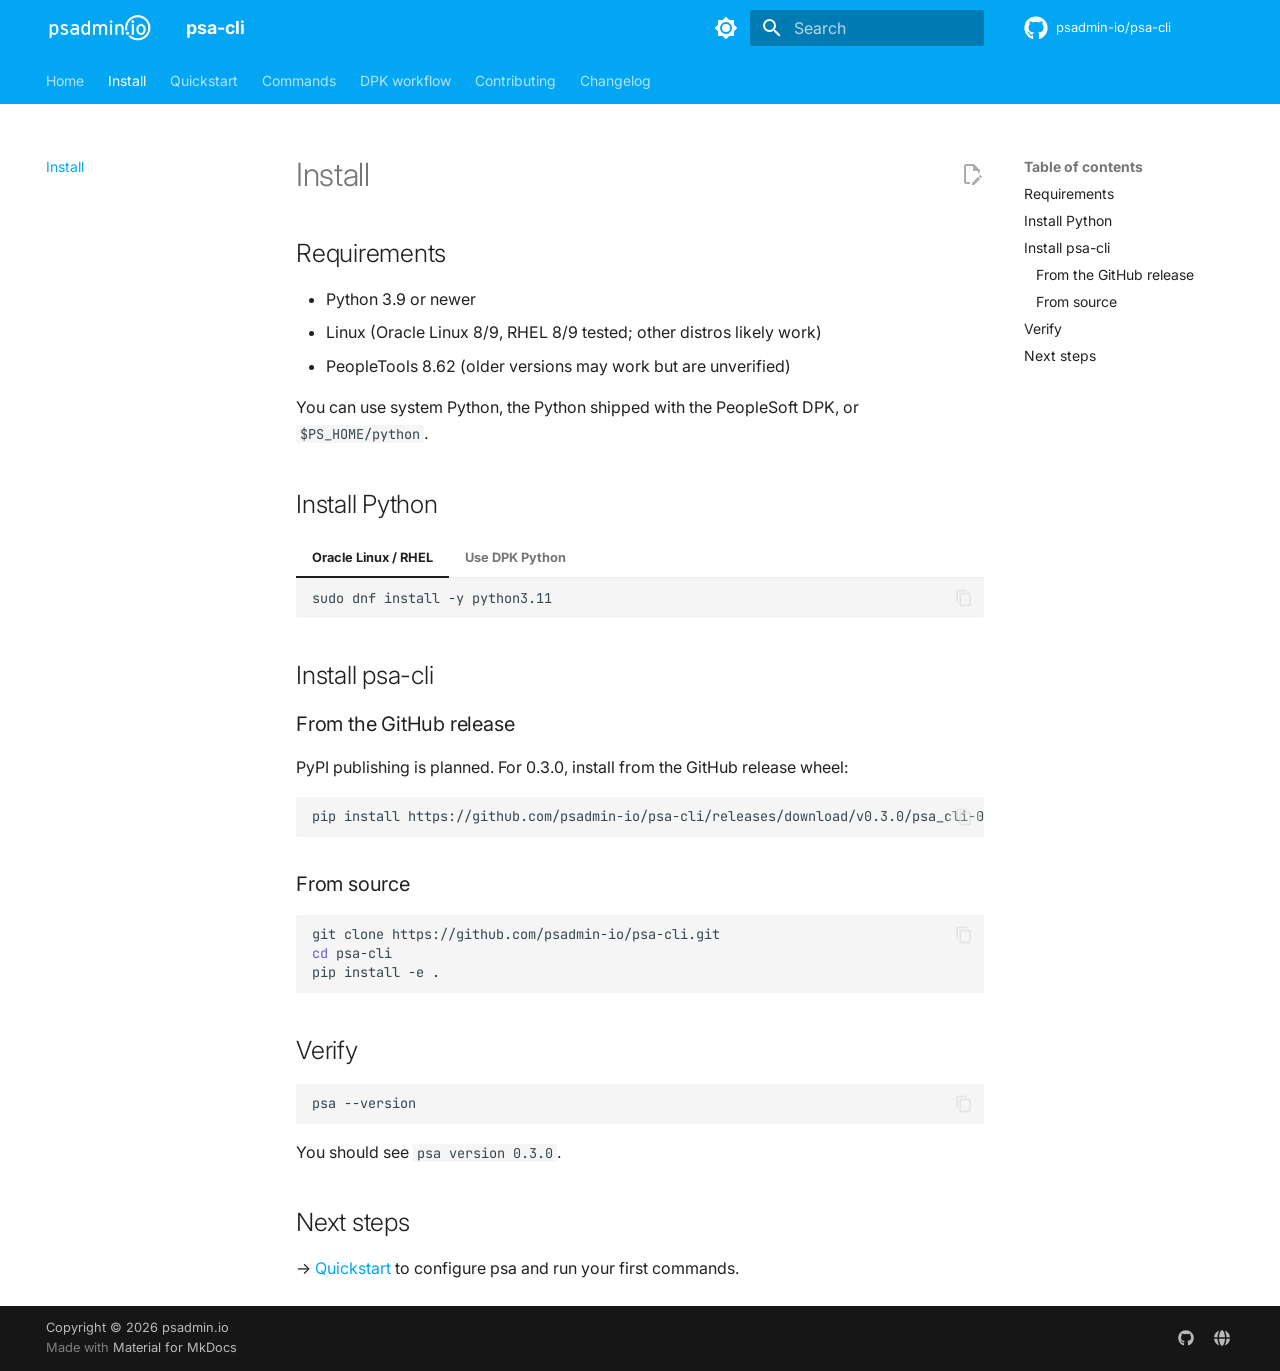
<file: install/index.html>
<!doctype html>
<html lang="en" class="no-js">
  <head>
    
      <meta charset="utf-8">
      <meta name="viewport" content="width=device-width,initial-scale=1">
      
        <meta name="description" content="A unified command-line tool for PeopleSoft administration">
      
      
      
        <link rel="canonical" href="https://psadmin-io.github.io/psa-cli/install/">
      
      
        <link rel="prev" href="..">
      
      
        <link rel="next" href="../quickstart/">
      
      
        
      
      
      <link rel="icon" href="../assets/io_blue_80.png">
      <meta name="generator" content="mkdocs-1.6.1, mkdocs-material-9.7.6">
    
    
      
        <title>Install - psa-cli</title>
      
    
    
      <link rel="stylesheet" href="../assets/stylesheets/main.484c7ddc.min.css">
      
        
        <link rel="stylesheet" href="../assets/stylesheets/palette.ab4e12ef.min.css">
      
      


    
    
      
    
    
      
        
        
        <link rel="preconnect" href="https://fonts.gstatic.com" crossorigin>
        <link rel="stylesheet" href="https://fonts.googleapis.com/css?family=Inter:300,300i,400,400i,700,700i%7CJetBrains+Mono:400,400i,700,700i&display=fallback">
        <style>:root{--md-text-font:"Inter";--md-code-font:"JetBrains Mono"}</style>
      
    
    
      <link rel="stylesheet" href="../assets/extra.css">
    
    <script>__md_scope=new URL("..",location),__md_hash=e=>[...e].reduce(((e,_)=>(e<<5)-e+_.charCodeAt(0)),0),__md_get=(e,_=localStorage,t=__md_scope)=>JSON.parse(_.getItem(t.pathname+"."+e)),__md_set=(e,_,t=localStorage,a=__md_scope)=>{try{t.setItem(a.pathname+"."+e,JSON.stringify(_))}catch(e){}}</script>
    
      

    
    
  </head>
  
  
    
    
      
    
    
    
    
    <body dir="ltr" data-md-color-scheme="default" data-md-color-primary="light-blue" data-md-color-accent="amber">
  
    
    <input class="md-toggle" data-md-toggle="drawer" type="checkbox" id="__drawer" autocomplete="off">
    <input class="md-toggle" data-md-toggle="search" type="checkbox" id="__search" autocomplete="off">
    <label class="md-overlay" for="__drawer"></label>
    <div data-md-component="skip">
      
        
        <a href="#install" class="md-skip">
          Skip to content
        </a>
      
    </div>
    <div data-md-component="announce">
      
    </div>
    
    
      

<header class="md-header" data-md-component="header">
  <nav class="md-header__inner md-grid" aria-label="Header">
    <a href=".." title="psa-cli" class="md-header__button md-logo" aria-label="psa-cli" data-md-component="logo">
      
  <img src="../assets/io_white_400.png" alt="logo">

    </a>
    <label class="md-header__button md-icon" for="__drawer">
      
      <svg xmlns="http://www.w3.org/2000/svg" viewBox="0 0 24 24"><path d="M3 6h18v2H3zm0 5h18v2H3zm0 5h18v2H3z"/></svg>
    </label>
    <div class="md-header__title" data-md-component="header-title">
      <div class="md-header__ellipsis">
        <div class="md-header__topic">
          <span class="md-ellipsis">
            psa-cli
          </span>
        </div>
        <div class="md-header__topic" data-md-component="header-topic">
          <span class="md-ellipsis">
            
              Install
            
          </span>
        </div>
      </div>
    </div>
    
      
        <form class="md-header__option" data-md-component="palette">
  
    
    
    
    <input class="md-option" data-md-color-media="(prefers-color-scheme: light)" data-md-color-scheme="default" data-md-color-primary="light-blue" data-md-color-accent="amber"  aria-label="Switch to dark mode"  type="radio" name="__palette" id="__palette_0">
    
      <label class="md-header__button md-icon" title="Switch to dark mode" for="__palette_1" hidden>
        <svg xmlns="http://www.w3.org/2000/svg" viewBox="0 0 24 24"><path d="M12 8a4 4 0 0 0-4 4 4 4 0 0 0 4 4 4 4 0 0 0 4-4 4 4 0 0 0-4-4m0 10a6 6 0 0 1-6-6 6 6 0 0 1 6-6 6 6 0 0 1 6 6 6 6 0 0 1-6 6m8-9.31V4h-4.69L12 .69 8.69 4H4v4.69L.69 12 4 15.31V20h4.69L12 23.31 15.31 20H20v-4.69L23.31 12z"/></svg>
      </label>
    
  
    
    
    
    <input class="md-option" data-md-color-media="(prefers-color-scheme: dark)" data-md-color-scheme="slate" data-md-color-primary="light-blue" data-md-color-accent="amber"  aria-label="Switch to light mode"  type="radio" name="__palette" id="__palette_1">
    
      <label class="md-header__button md-icon" title="Switch to light mode" for="__palette_0" hidden>
        <svg xmlns="http://www.w3.org/2000/svg" viewBox="0 0 24 24"><path d="M12 18c-.89 0-1.74-.2-2.5-.55C11.56 16.5 13 14.42 13 12s-1.44-4.5-3.5-5.45C10.26 6.2 11.11 6 12 6a6 6 0 0 1 6 6 6 6 0 0 1-6 6m8-9.31V4h-4.69L12 .69 8.69 4H4v4.69L.69 12 4 15.31V20h4.69L12 23.31 15.31 20H20v-4.69L23.31 12z"/></svg>
      </label>
    
  
</form>
      
    
    
      <script>var palette=__md_get("__palette");if(palette&&palette.color){if("(prefers-color-scheme)"===palette.color.media){var media=matchMedia("(prefers-color-scheme: light)"),input=document.querySelector(media.matches?"[data-md-color-media='(prefers-color-scheme: light)']":"[data-md-color-media='(prefers-color-scheme: dark)']");palette.color.media=input.getAttribute("data-md-color-media"),palette.color.scheme=input.getAttribute("data-md-color-scheme"),palette.color.primary=input.getAttribute("data-md-color-primary"),palette.color.accent=input.getAttribute("data-md-color-accent")}for(var[key,value]of Object.entries(palette.color))document.body.setAttribute("data-md-color-"+key,value)}</script>
    
    
    
      
      
        <label class="md-header__button md-icon" for="__search">
          
          <svg xmlns="http://www.w3.org/2000/svg" viewBox="0 0 24 24"><path d="M9.5 3A6.5 6.5 0 0 1 16 9.5c0 1.61-.59 3.09-1.56 4.23l.27.27h.79l5 5-1.5 1.5-5-5v-.79l-.27-.27A6.52 6.52 0 0 1 9.5 16 6.5 6.5 0 0 1 3 9.5 6.5 6.5 0 0 1 9.5 3m0 2C7 5 5 7 5 9.5S7 14 9.5 14 14 12 14 9.5 12 5 9.5 5"/></svg>
        </label>
        <div class="md-search" data-md-component="search" role="dialog">
  <label class="md-search__overlay" for="__search"></label>
  <div class="md-search__inner" role="search">
    <form class="md-search__form" name="search">
      <input type="text" class="md-search__input" name="query" aria-label="Search" placeholder="Search" autocapitalize="off" autocorrect="off" autocomplete="off" spellcheck="false" data-md-component="search-query" required>
      <label class="md-search__icon md-icon" for="__search">
        
        <svg xmlns="http://www.w3.org/2000/svg" viewBox="0 0 24 24"><path d="M9.5 3A6.5 6.5 0 0 1 16 9.5c0 1.61-.59 3.09-1.56 4.23l.27.27h.79l5 5-1.5 1.5-5-5v-.79l-.27-.27A6.52 6.52 0 0 1 9.5 16 6.5 6.5 0 0 1 3 9.5 6.5 6.5 0 0 1 9.5 3m0 2C7 5 5 7 5 9.5S7 14 9.5 14 14 12 14 9.5 12 5 9.5 5"/></svg>
        
        <svg xmlns="http://www.w3.org/2000/svg" viewBox="0 0 24 24"><path d="M20 11v2H8l5.5 5.5-1.42 1.42L4.16 12l7.92-7.92L13.5 5.5 8 11z"/></svg>
      </label>
      <nav class="md-search__options" aria-label="Search">
        
        <button type="reset" class="md-search__icon md-icon" title="Clear" aria-label="Clear" tabindex="-1">
          
          <svg xmlns="http://www.w3.org/2000/svg" viewBox="0 0 24 24"><path d="M19 6.41 17.59 5 12 10.59 6.41 5 5 6.41 10.59 12 5 17.59 6.41 19 12 13.41 17.59 19 19 17.59 13.41 12z"/></svg>
        </button>
      </nav>
      
        <div class="md-search__suggest" data-md-component="search-suggest"></div>
      
    </form>
    <div class="md-search__output">
      <div class="md-search__scrollwrap" tabindex="0" data-md-scrollfix>
        <div class="md-search-result" data-md-component="search-result">
          <div class="md-search-result__meta">
            Initializing search
          </div>
          <ol class="md-search-result__list" role="presentation"></ol>
        </div>
      </div>
    </div>
  </div>
</div>
      
    
    
      <div class="md-header__source">
        <a href="https://github.com/psadmin-io/psa-cli" title="Go to repository" class="md-source" data-md-component="source">
  <div class="md-source__icon md-icon">
    
    <svg xmlns="http://www.w3.org/2000/svg" viewBox="0 0 512 512"><!--! Font Awesome Free 7.1.0 by @fontawesome - https://fontawesome.com License - https://fontawesome.com/license/free (Icons: CC BY 4.0, Fonts: SIL OFL 1.1, Code: MIT License) Copyright 2025 Fonticons, Inc.--><path d="M173.9 397.4c0 2-2.3 3.6-5.2 3.6-3.3.3-5.6-1.3-5.6-3.6 0-2 2.3-3.6 5.2-3.6 3-.3 5.6 1.3 5.6 3.6m-31.1-4.5c-.7 2 1.3 4.3 4.3 4.9 2.6 1 5.6 0 6.2-2s-1.3-4.3-4.3-5.2c-2.6-.7-5.5.3-6.2 2.3m44.2-1.7c-2.9.7-4.9 2.6-4.6 4.9.3 2 2.9 3.3 5.9 2.6 2.9-.7 4.9-2.6 4.6-4.6-.3-1.9-3-3.2-5.9-2.9M252.8 8C114.1 8 8 113.3 8 252c0 110.9 69.8 205.8 169.5 239.2 12.8 2.3 17.3-5.6 17.3-12.1 0-6.2-.3-40.4-.3-61.4 0 0-70 15-84.7-29.8 0 0-11.4-29.1-27.8-36.6 0 0-22.9-15.7 1.6-15.4 0 0 24.9 2 38.6 25.8 21.9 38.6 58.6 27.5 72.9 20.9 2.3-16 8.8-27.1 16-33.7-55.9-6.2-112.3-14.3-112.3-110.5 0-27.5 7.6-41.3 23.6-58.9-2.6-6.5-11.1-33.3 2.6-67.9 20.9-6.5 69 27 69 27 20-5.6 41.5-8.5 62.8-8.5s42.8 2.9 62.8 8.5c0 0 48.1-33.6 69-27 13.7 34.7 5.2 61.4 2.6 67.9 16 17.7 25.8 31.5 25.8 58.9 0 96.5-58.9 104.2-114.8 110.5 9.2 7.9 17 22.9 17 46.4 0 33.7-.3 75.4-.3 83.6 0 6.5 4.6 14.4 17.3 12.1C436.2 457.8 504 362.9 504 252 504 113.3 391.5 8 252.8 8M105.2 352.9c-1.3 1-1 3.3.7 5.2 1.6 1.6 3.9 2.3 5.2 1 1.3-1 1-3.3-.7-5.2-1.6-1.6-3.9-2.3-5.2-1m-10.8-8.1c-.7 1.3.3 2.9 2.3 3.9 1.6 1 3.6.7 4.3-.7.7-1.3-.3-2.9-2.3-3.9-2-.6-3.6-.3-4.3.7m32.4 35.6c-1.6 1.3-1 4.3 1.3 6.2 2.3 2.3 5.2 2.6 6.5 1 1.3-1.3.7-4.3-1.3-6.2-2.2-2.3-5.2-2.6-6.5-1m-11.4-14.7c-1.6 1-1.6 3.6 0 5.9s4.3 3.3 5.6 2.3c1.6-1.3 1.6-3.9 0-6.2-1.4-2.3-4-3.3-5.6-2"/></svg>
  </div>
  <div class="md-source__repository">
    psadmin-io/psa-cli
  </div>
</a>
      </div>
    
  </nav>
  
</header>
    
    <div class="md-container" data-md-component="container">
      
      
        
          
            
<nav class="md-tabs" aria-label="Tabs" data-md-component="tabs">
  <div class="md-grid">
    <ul class="md-tabs__list">
      
        
  
  
  
  
    <li class="md-tabs__item">
      <a href=".." class="md-tabs__link">
        
  
  
    
  
  Home

      </a>
    </li>
  

      
        
  
  
  
    
  
  
    <li class="md-tabs__item md-tabs__item--active">
      <a href="./" class="md-tabs__link">
        
  
  
    
  
  Install

      </a>
    </li>
  

      
        
  
  
  
  
    <li class="md-tabs__item">
      <a href="../quickstart/" class="md-tabs__link">
        
  
  
    
  
  Quickstart

      </a>
    </li>
  

      
        
  
  
  
  
    
    
      <li class="md-tabs__item">
        <a href="../commands/" class="md-tabs__link">
          
  
  
  Commands

        </a>
      </li>
    
  

      
        
  
  
  
  
    
    
      <li class="md-tabs__item">
        <a href="../dpk/provisioning-workflow/" class="md-tabs__link">
          
  
  
  DPK workflow

        </a>
      </li>
    
  

      
        
  
  
  
  
    <li class="md-tabs__item">
      <a href="../contributing/" class="md-tabs__link">
        
  
  
    
  
  Contributing

      </a>
    </li>
  

      
        
  
  
  
  
    <li class="md-tabs__item">
      <a href="../changelog/" class="md-tabs__link">
        
  
  
    
  
  Changelog

      </a>
    </li>
  

      
    </ul>
  </div>
</nav>
          
        
      
      <main class="md-main" data-md-component="main">
        <div class="md-main__inner md-grid">
          
            
              
              <div class="md-sidebar md-sidebar--primary" data-md-component="sidebar" data-md-type="navigation" >
                <div class="md-sidebar__scrollwrap">
                  <div class="md-sidebar__inner">
                    


  


<nav class="md-nav md-nav--primary md-nav--lifted" aria-label="Navigation" data-md-level="0">
  <label class="md-nav__title" for="__drawer">
    <a href=".." title="psa-cli" class="md-nav__button md-logo" aria-label="psa-cli" data-md-component="logo">
      
  <img src="../assets/io_white_400.png" alt="logo">

    </a>
    psa-cli
  </label>
  
    <div class="md-nav__source">
      <a href="https://github.com/psadmin-io/psa-cli" title="Go to repository" class="md-source" data-md-component="source">
  <div class="md-source__icon md-icon">
    
    <svg xmlns="http://www.w3.org/2000/svg" viewBox="0 0 512 512"><!--! Font Awesome Free 7.1.0 by @fontawesome - https://fontawesome.com License - https://fontawesome.com/license/free (Icons: CC BY 4.0, Fonts: SIL OFL 1.1, Code: MIT License) Copyright 2025 Fonticons, Inc.--><path d="M173.9 397.4c0 2-2.3 3.6-5.2 3.6-3.3.3-5.6-1.3-5.6-3.6 0-2 2.3-3.6 5.2-3.6 3-.3 5.6 1.3 5.6 3.6m-31.1-4.5c-.7 2 1.3 4.3 4.3 4.9 2.6 1 5.6 0 6.2-2s-1.3-4.3-4.3-5.2c-2.6-.7-5.5.3-6.2 2.3m44.2-1.7c-2.9.7-4.9 2.6-4.6 4.9.3 2 2.9 3.3 5.9 2.6 2.9-.7 4.9-2.6 4.6-4.6-.3-1.9-3-3.2-5.9-2.9M252.8 8C114.1 8 8 113.3 8 252c0 110.9 69.8 205.8 169.5 239.2 12.8 2.3 17.3-5.6 17.3-12.1 0-6.2-.3-40.4-.3-61.4 0 0-70 15-84.7-29.8 0 0-11.4-29.1-27.8-36.6 0 0-22.9-15.7 1.6-15.4 0 0 24.9 2 38.6 25.8 21.9 38.6 58.6 27.5 72.9 20.9 2.3-16 8.8-27.1 16-33.7-55.9-6.2-112.3-14.3-112.3-110.5 0-27.5 7.6-41.3 23.6-58.9-2.6-6.5-11.1-33.3 2.6-67.9 20.9-6.5 69 27 69 27 20-5.6 41.5-8.5 62.8-8.5s42.8 2.9 62.8 8.5c0 0 48.1-33.6 69-27 13.7 34.7 5.2 61.4 2.6 67.9 16 17.7 25.8 31.5 25.8 58.9 0 96.5-58.9 104.2-114.8 110.5 9.2 7.9 17 22.9 17 46.4 0 33.7-.3 75.4-.3 83.6 0 6.5 4.6 14.4 17.3 12.1C436.2 457.8 504 362.9 504 252 504 113.3 391.5 8 252.8 8M105.2 352.9c-1.3 1-1 3.3.7 5.2 1.6 1.6 3.9 2.3 5.2 1 1.3-1 1-3.3-.7-5.2-1.6-1.6-3.9-2.3-5.2-1m-10.8-8.1c-.7 1.3.3 2.9 2.3 3.9 1.6 1 3.6.7 4.3-.7.7-1.3-.3-2.9-2.3-3.9-2-.6-3.6-.3-4.3.7m32.4 35.6c-1.6 1.3-1 4.3 1.3 6.2 2.3 2.3 5.2 2.6 6.5 1 1.3-1.3.7-4.3-1.3-6.2-2.2-2.3-5.2-2.6-6.5-1m-11.4-14.7c-1.6 1-1.6 3.6 0 5.9s4.3 3.3 5.6 2.3c1.6-1.3 1.6-3.9 0-6.2-1.4-2.3-4-3.3-5.6-2"/></svg>
  </div>
  <div class="md-source__repository">
    psadmin-io/psa-cli
  </div>
</a>
    </div>
  
  <ul class="md-nav__list" data-md-scrollfix>
    
      
      
  
  
  
  
    <li class="md-nav__item">
      <a href=".." class="md-nav__link">
        
  
  
  <span class="md-ellipsis">
    
  
    Home
  

    
  </span>
  
  

      </a>
    </li>
  

    
      
      
  
  
    
  
  
  
    <li class="md-nav__item md-nav__item--active">
      
      <input class="md-nav__toggle md-toggle" type="checkbox" id="__toc">
      
      
        
      
      
        <label class="md-nav__link md-nav__link--active" for="__toc">
          
  
  
  <span class="md-ellipsis">
    
  
    Install
  

    
  </span>
  
  

          <span class="md-nav__icon md-icon"></span>
        </label>
      
      <a href="./" class="md-nav__link md-nav__link--active">
        
  
  
  <span class="md-ellipsis">
    
  
    Install
  

    
  </span>
  
  

      </a>
      
        

<nav class="md-nav md-nav--secondary" aria-label="Table of contents">
  
  
  
    
  
  
    <label class="md-nav__title" for="__toc">
      <span class="md-nav__icon md-icon"></span>
      Table of contents
    </label>
    <ul class="md-nav__list" data-md-component="toc" data-md-scrollfix>
      
        <li class="md-nav__item">
  <a href="#requirements" class="md-nav__link">
    <span class="md-ellipsis">
      
        Requirements
      
    </span>
  </a>
  
</li>
      
        <li class="md-nav__item">
  <a href="#install-python" class="md-nav__link">
    <span class="md-ellipsis">
      
        Install Python
      
    </span>
  </a>
  
</li>
      
        <li class="md-nav__item">
  <a href="#install-psa-cli" class="md-nav__link">
    <span class="md-ellipsis">
      
        Install psa-cli
      
    </span>
  </a>
  
    <nav class="md-nav" aria-label="Install psa-cli">
      <ul class="md-nav__list">
        
          <li class="md-nav__item">
  <a href="#from-the-github-release" class="md-nav__link">
    <span class="md-ellipsis">
      
        From the GitHub release
      
    </span>
  </a>
  
</li>
        
          <li class="md-nav__item">
  <a href="#from-source" class="md-nav__link">
    <span class="md-ellipsis">
      
        From source
      
    </span>
  </a>
  
</li>
        
      </ul>
    </nav>
  
</li>
      
        <li class="md-nav__item">
  <a href="#verify" class="md-nav__link">
    <span class="md-ellipsis">
      
        Verify
      
    </span>
  </a>
  
</li>
      
        <li class="md-nav__item">
  <a href="#next-steps" class="md-nav__link">
    <span class="md-ellipsis">
      
        Next steps
      
    </span>
  </a>
  
</li>
      
    </ul>
  
</nav>
      
    </li>
  

    
      
      
  
  
  
  
    <li class="md-nav__item">
      <a href="../quickstart/" class="md-nav__link">
        
  
  
  <span class="md-ellipsis">
    
  
    Quickstart
  

    
  </span>
  
  

      </a>
    </li>
  

    
      
      
  
  
  
  
    
    
    
    
      
      
        
      
    
    
    <li class="md-nav__item md-nav__item--nested">
      
        
        
        <input class="md-nav__toggle md-toggle " type="checkbox" id="__nav_4" >
        
          
          <label class="md-nav__link" for="__nav_4" id="__nav_4_label" tabindex="0">
            
  
  
  <span class="md-ellipsis">
    
  
    Commands
  

    
  </span>
  
  

            <span class="md-nav__icon md-icon"></span>
          </label>
        
        <nav class="md-nav" data-md-level="1" aria-labelledby="__nav_4_label" aria-expanded="false">
          <label class="md-nav__title" for="__nav_4">
            <span class="md-nav__icon md-icon"></span>
            
  
    Commands
  

          </label>
          <ul class="md-nav__list" data-md-scrollfix>
            
              
                
  
  
  
  
    <li class="md-nav__item">
      <a href="../commands/" class="md-nav__link">
        
  
  
  <span class="md-ellipsis">
    
  
    Overview
  

    
  </span>
  
  

      </a>
    </li>
  

              
            
              
                
  
  
  
  
    <li class="md-nav__item">
      <a href="../commands/domain/" class="md-nav__link">
        
  
  
  <span class="md-ellipsis">
    
  
    domain
  

    
  </span>
  
  

      </a>
    </li>
  

              
            
              
                
  
  
  
  
    <li class="md-nav__item">
      <a href="../commands/dpk/" class="md-nav__link">
        
  
  
  <span class="md-ellipsis">
    
  
    dpk
  

    
  </span>
  
  

      </a>
    </li>
  

              
            
              
                
  
  
  
  
    <li class="md-nav__item">
      <a href="../commands/config/" class="md-nav__link">
        
  
  
  <span class="md-ellipsis">
    
  
    config
  

    
  </span>
  
  

      </a>
    </li>
  

              
            
          </ul>
        </nav>
      
    </li>
  

    
      
      
  
  
  
  
    
    
    
    
      
      
        
      
    
    
    <li class="md-nav__item md-nav__item--nested">
      
        
        
        <input class="md-nav__toggle md-toggle " type="checkbox" id="__nav_5" >
        
          
          <label class="md-nav__link" for="__nav_5" id="__nav_5_label" tabindex="0">
            
  
  
  <span class="md-ellipsis">
    
  
    DPK workflow
  

    
  </span>
  
  

            <span class="md-nav__icon md-icon"></span>
          </label>
        
        <nav class="md-nav" data-md-level="1" aria-labelledby="__nav_5_label" aria-expanded="false">
          <label class="md-nav__title" for="__nav_5">
            <span class="md-nav__icon md-icon"></span>
            
  
    DPK workflow
  

          </label>
          <ul class="md-nav__list" data-md-scrollfix>
            
              
                
  
  
  
  
    <li class="md-nav__item">
      <a href="../dpk/provisioning-workflow/" class="md-nav__link">
        
  
  
  <span class="md-ellipsis">
    
  
    Provisioning workflow
  

    
  </span>
  
  

      </a>
    </li>
  

              
            
              
                
  
  
  
  
    <li class="md-nav__item">
      <a href="../dpk/validation-quickstart/" class="md-nav__link">
        
  
  
  <span class="md-ellipsis">
    
  
    Validation quickstart
  

    
  </span>
  
  

      </a>
    </li>
  

              
            
          </ul>
        </nav>
      
    </li>
  

    
      
      
  
  
  
  
    <li class="md-nav__item">
      <a href="../contributing/" class="md-nav__link">
        
  
  
  <span class="md-ellipsis">
    
  
    Contributing
  

    
  </span>
  
  

      </a>
    </li>
  

    
      
      
  
  
  
  
    <li class="md-nav__item">
      <a href="../changelog/" class="md-nav__link">
        
  
  
  <span class="md-ellipsis">
    
  
    Changelog
  

    
  </span>
  
  

      </a>
    </li>
  

    
  </ul>
</nav>
                  </div>
                </div>
              </div>
            
            
              
              <div class="md-sidebar md-sidebar--secondary" data-md-component="sidebar" data-md-type="toc" >
                <div class="md-sidebar__scrollwrap">
                  <div class="md-sidebar__inner">
                    

<nav class="md-nav md-nav--secondary" aria-label="Table of contents">
  
  
  
    
  
  
    <label class="md-nav__title" for="__toc">
      <span class="md-nav__icon md-icon"></span>
      Table of contents
    </label>
    <ul class="md-nav__list" data-md-component="toc" data-md-scrollfix>
      
        <li class="md-nav__item">
  <a href="#requirements" class="md-nav__link">
    <span class="md-ellipsis">
      
        Requirements
      
    </span>
  </a>
  
</li>
      
        <li class="md-nav__item">
  <a href="#install-python" class="md-nav__link">
    <span class="md-ellipsis">
      
        Install Python
      
    </span>
  </a>
  
</li>
      
        <li class="md-nav__item">
  <a href="#install-psa-cli" class="md-nav__link">
    <span class="md-ellipsis">
      
        Install psa-cli
      
    </span>
  </a>
  
    <nav class="md-nav" aria-label="Install psa-cli">
      <ul class="md-nav__list">
        
          <li class="md-nav__item">
  <a href="#from-the-github-release" class="md-nav__link">
    <span class="md-ellipsis">
      
        From the GitHub release
      
    </span>
  </a>
  
</li>
        
          <li class="md-nav__item">
  <a href="#from-source" class="md-nav__link">
    <span class="md-ellipsis">
      
        From source
      
    </span>
  </a>
  
</li>
        
      </ul>
    </nav>
  
</li>
      
        <li class="md-nav__item">
  <a href="#verify" class="md-nav__link">
    <span class="md-ellipsis">
      
        Verify
      
    </span>
  </a>
  
</li>
      
        <li class="md-nav__item">
  <a href="#next-steps" class="md-nav__link">
    <span class="md-ellipsis">
      
        Next steps
      
    </span>
  </a>
  
</li>
      
    </ul>
  
</nav>
                  </div>
                </div>
              </div>
            
          
          
            <div class="md-content" data-md-component="content">
              
              <article class="md-content__inner md-typeset">
                
                  


  
    <a href="https://github.com/psadmin-io/psa-cli/edit/main/docs/install.md" title="Edit this page" class="md-content__button md-icon" rel="edit">
      
      <svg xmlns="http://www.w3.org/2000/svg" viewBox="0 0 24 24"><path d="M10 20H6V4h7v5h5v3.1l2-2V8l-6-6H6c-1.1 0-2 .9-2 2v16c0 1.1.9 2 2 2h4zm10.2-7c.1 0 .3.1.4.2l1.3 1.3c.2.2.2.6 0 .8l-1 1-2.1-2.1 1-1c.1-.1.2-.2.4-.2m0 3.9L14.1 23H12v-2.1l6.1-6.1z"/></svg>
    </a>
  
  


<h1 id="install">Install<a class="headerlink" href="#install" title="Permanent link">&para;</a></h1>
<h2 id="requirements">Requirements<a class="headerlink" href="#requirements" title="Permanent link">&para;</a></h2>
<ul>
<li>Python 3.9 or newer</li>
<li>Linux (Oracle Linux 8/9, RHEL 8/9 tested; other distros likely work)</li>
<li>PeopleTools 8.62 (older versions may work but are unverified)</li>
</ul>
<p>You can use system Python, the Python shipped with the PeopleSoft DPK, or <code>$PS_HOME/python</code>.</p>
<h2 id="install-python">Install Python<a class="headerlink" href="#install-python" title="Permanent link">&para;</a></h2>
<div class="tabbed-set tabbed-alternate" data-tabs="1:2"><input checked="checked" id="__tabbed_1_1" name="__tabbed_1" type="radio" /><input id="__tabbed_1_2" name="__tabbed_1" type="radio" /><div class="tabbed-labels"><label for="__tabbed_1_1">Oracle Linux / RHEL</label><label for="__tabbed_1_2">Use DPK Python</label></div>
<div class="tabbed-content">
<div class="tabbed-block">
<div class="language-bash highlight"><pre><span></span><code><span id="__span-0-1"><a id="__codelineno-0-1" name="__codelineno-0-1" href="#__codelineno-0-1"></a>sudo<span class="w"> </span>dnf<span class="w"> </span>install<span class="w"> </span>-y<span class="w"> </span>python3.11
</span></code></pre></div>
</div>
<div class="tabbed-block">
<p>The DPK ships with a recent Python under <code>$PS_HOME/python</code>. You can add it to your <code>PATH</code> or call it directly:</p>
<div class="language-bash highlight"><pre><span></span><code><span id="__span-1-1"><a id="__codelineno-1-1" name="__codelineno-1-1" href="#__codelineno-1-1"></a><span class="nv">$PS_HOME</span>/python/bin/python3<span class="w"> </span>-m<span class="w"> </span>pip<span class="w"> </span>install<span class="w"> </span>...
</span></code></pre></div>
</div>
</div>
</div>
<h2 id="install-psa-cli">Install psa-cli<a class="headerlink" href="#install-psa-cli" title="Permanent link">&para;</a></h2>
<h3 id="from-the-github-release">From the GitHub release<a class="headerlink" href="#from-the-github-release" title="Permanent link">&para;</a></h3>
<p>PyPI publishing is planned. For 0.3.0, install from the GitHub release wheel:</p>
<div class="language-bash highlight"><pre><span></span><code><span id="__span-2-1"><a id="__codelineno-2-1" name="__codelineno-2-1" href="#__codelineno-2-1"></a>pip<span class="w"> </span>install<span class="w"> </span>https://github.com/psadmin-io/psa-cli/releases/download/v0.3.0/psa_cli-0.3.0-py3-none-any.whl
</span></code></pre></div>
<h3 id="from-source">From source<a class="headerlink" href="#from-source" title="Permanent link">&para;</a></h3>
<div class="language-bash highlight"><pre><span></span><code><span id="__span-3-1"><a id="__codelineno-3-1" name="__codelineno-3-1" href="#__codelineno-3-1"></a>git<span class="w"> </span>clone<span class="w"> </span>https://github.com/psadmin-io/psa-cli.git
</span><span id="__span-3-2"><a id="__codelineno-3-2" name="__codelineno-3-2" href="#__codelineno-3-2"></a><span class="nb">cd</span><span class="w"> </span>psa-cli
</span><span id="__span-3-3"><a id="__codelineno-3-3" name="__codelineno-3-3" href="#__codelineno-3-3"></a>pip<span class="w"> </span>install<span class="w"> </span>-e<span class="w"> </span>.
</span></code></pre></div>
<h2 id="verify">Verify<a class="headerlink" href="#verify" title="Permanent link">&para;</a></h2>
<div class="language-bash highlight"><pre><span></span><code><span id="__span-4-1"><a id="__codelineno-4-1" name="__codelineno-4-1" href="#__codelineno-4-1"></a>psa<span class="w"> </span>--version
</span></code></pre></div>
<p>You should see <code>psa version 0.3.0</code>.</p>
<h2 id="next-steps">Next steps<a class="headerlink" href="#next-steps" title="Permanent link">&para;</a></h2>
<p>→ <a href="../quickstart/">Quickstart</a> to configure psa and run your first commands.</p>












                
              </article>
            </div>
          
          
  <script>var tabs=__md_get("__tabs");if(Array.isArray(tabs))e:for(var set of document.querySelectorAll(".tabbed-set")){var labels=set.querySelector(".tabbed-labels");for(var tab of tabs)for(var label of labels.getElementsByTagName("label"))if(label.innerText.trim()===tab){var input=document.getElementById(label.htmlFor);input.checked=!0;continue e}}</script>

<script>var target=document.getElementById(location.hash.slice(1));target&&target.name&&(target.checked=target.name.startsWith("__tabbed_"))</script>
        </div>
        
          <button type="button" class="md-top md-icon" data-md-component="top" hidden>
  
  <svg xmlns="http://www.w3.org/2000/svg" viewBox="0 0 24 24"><path d="M13 20h-2V8l-5.5 5.5-1.42-1.42L12 4.16l7.92 7.92-1.42 1.42L13 8z"/></svg>
  Back to top
</button>
        
      </main>
      
        <footer class="md-footer">
  
  <div class="md-footer-meta md-typeset">
    <div class="md-footer-meta__inner md-grid">
      <div class="md-copyright">
  
    <div class="md-copyright__highlight">
      Copyright &copy; 2026 psadmin.io
    </div>
  
  
    Made with
    <a href="https://squidfunk.github.io/mkdocs-material/" target="_blank" rel="noopener">
      Material for MkDocs
    </a>
  
</div>
      
        
<div class="md-social">
  
    
    
    
    
      
      
    
    <a href="https://github.com/psadmin-io/psa-cli" target="_blank" rel="noopener" title="github.com" class="md-social__link">
      <svg xmlns="http://www.w3.org/2000/svg" viewBox="0 0 512 512"><!--! Font Awesome Free 7.1.0 by @fontawesome - https://fontawesome.com License - https://fontawesome.com/license/free (Icons: CC BY 4.0, Fonts: SIL OFL 1.1, Code: MIT License) Copyright 2025 Fonticons, Inc.--><path d="M173.9 397.4c0 2-2.3 3.6-5.2 3.6-3.3.3-5.6-1.3-5.6-3.6 0-2 2.3-3.6 5.2-3.6 3-.3 5.6 1.3 5.6 3.6m-31.1-4.5c-.7 2 1.3 4.3 4.3 4.9 2.6 1 5.6 0 6.2-2s-1.3-4.3-4.3-5.2c-2.6-.7-5.5.3-6.2 2.3m44.2-1.7c-2.9.7-4.9 2.6-4.6 4.9.3 2 2.9 3.3 5.9 2.6 2.9-.7 4.9-2.6 4.6-4.6-.3-1.9-3-3.2-5.9-2.9M252.8 8C114.1 8 8 113.3 8 252c0 110.9 69.8 205.8 169.5 239.2 12.8 2.3 17.3-5.6 17.3-12.1 0-6.2-.3-40.4-.3-61.4 0 0-70 15-84.7-29.8 0 0-11.4-29.1-27.8-36.6 0 0-22.9-15.7 1.6-15.4 0 0 24.9 2 38.6 25.8 21.9 38.6 58.6 27.5 72.9 20.9 2.3-16 8.8-27.1 16-33.7-55.9-6.2-112.3-14.3-112.3-110.5 0-27.5 7.6-41.3 23.6-58.9-2.6-6.5-11.1-33.3 2.6-67.9 20.9-6.5 69 27 69 27 20-5.6 41.5-8.5 62.8-8.5s42.8 2.9 62.8 8.5c0 0 48.1-33.6 69-27 13.7 34.7 5.2 61.4 2.6 67.9 16 17.7 25.8 31.5 25.8 58.9 0 96.5-58.9 104.2-114.8 110.5 9.2 7.9 17 22.9 17 46.4 0 33.7-.3 75.4-.3 83.6 0 6.5 4.6 14.4 17.3 12.1C436.2 457.8 504 362.9 504 252 504 113.3 391.5 8 252.8 8M105.2 352.9c-1.3 1-1 3.3.7 5.2 1.6 1.6 3.9 2.3 5.2 1 1.3-1 1-3.3-.7-5.2-1.6-1.6-3.9-2.3-5.2-1m-10.8-8.1c-.7 1.3.3 2.9 2.3 3.9 1.6 1 3.6.7 4.3-.7.7-1.3-.3-2.9-2.3-3.9-2-.6-3.6-.3-4.3.7m32.4 35.6c-1.6 1.3-1 4.3 1.3 6.2 2.3 2.3 5.2 2.6 6.5 1 1.3-1.3.7-4.3-1.3-6.2-2.2-2.3-5.2-2.6-6.5-1m-11.4-14.7c-1.6 1-1.6 3.6 0 5.9s4.3 3.3 5.6 2.3c1.6-1.3 1.6-3.9 0-6.2-1.4-2.3-4-3.3-5.6-2"/></svg>
    </a>
  
    
    
    
    
      
      
    
    <a href="https://psadmin.io" target="_blank" rel="noopener" title="psadmin.io" class="md-social__link">
      <svg xmlns="http://www.w3.org/2000/svg" viewBox="0 0 512 512"><!--! Font Awesome Free 7.1.0 by @fontawesome - https://fontawesome.com License - https://fontawesome.com/license/free (Icons: CC BY 4.0, Fonts: SIL OFL 1.1, Code: MIT License) Copyright 2025 Fonticons, Inc.--><path d="M351.9 280H161c2.9 64.5 17.2 123.9 37.5 167.4 11.4 24.5 23.7 41.8 35.1 52.4 11.2 10.5 18.9 12.2 22.9 12.2s11.7-1.7 22.9-12.2c11.4-10.6 23.7-28 35.1-52.4 20.3-43.5 34.6-102.9 37.5-167.4zm-191-48h190.9c-2.8-64.5-17.1-123.9-37.4-167.4-11.4-24.4-23.7-41.8-35.1-52.4C268.1 1.7 260.4 0 256.4 0s-11.7 1.7-22.9 12.2c-11.4 10.6-23.7 28-35.1 52.4-20.3 43.5-34.6 102.9-37.5 167.4m-48 0c3.5-85.6 25.6-165.1 57.9-217.3C78.7 47.3 10.9 131.2 1.5 232zM1.5 280c9.4 100.8 77.2 184.7 169.3 217.3-32.3-52.2-54.4-131.7-57.9-217.3zm398.4 0c-3.5 85.6-25.6 165.1-57.9 217.3 92.1-32.7 159.9-116.5 169.3-217.3zm111.4-48C501.9 131.2 434.1 47.3 342 14.7c32.3 52.2 54.4 131.7 57.9 217.3z"/></svg>
    </a>
  
</div>
      
    </div>
  </div>
</footer>
      
    </div>
    <div class="md-dialog" data-md-component="dialog">
      <div class="md-dialog__inner md-typeset"></div>
    </div>
    
    
    
      
      
      <script id="__config" type="application/json">{"annotate": null, "base": "..", "features": ["navigation.tabs", "navigation.sections", "navigation.top", "navigation.tracking", "navigation.instant", "search.suggest", "search.highlight", "content.code.copy", "content.code.annotate", "content.action.edit", "content.tabs.link", "toc.follow"], "search": "../assets/javascripts/workers/search.2c215733.min.js", "tags": null, "translations": {"clipboard.copied": "Copied to clipboard", "clipboard.copy": "Copy to clipboard", "search.result.more.one": "1 more on this page", "search.result.more.other": "# more on this page", "search.result.none": "No matching documents", "search.result.one": "1 matching document", "search.result.other": "# matching documents", "search.result.placeholder": "Type to start searching", "search.result.term.missing": "Missing", "select.version": "Select version"}, "version": null}</script>
    
    
      <script src="../assets/javascripts/bundle.79ae519e.min.js"></script>
      
    
  </body>
</html>
</file>
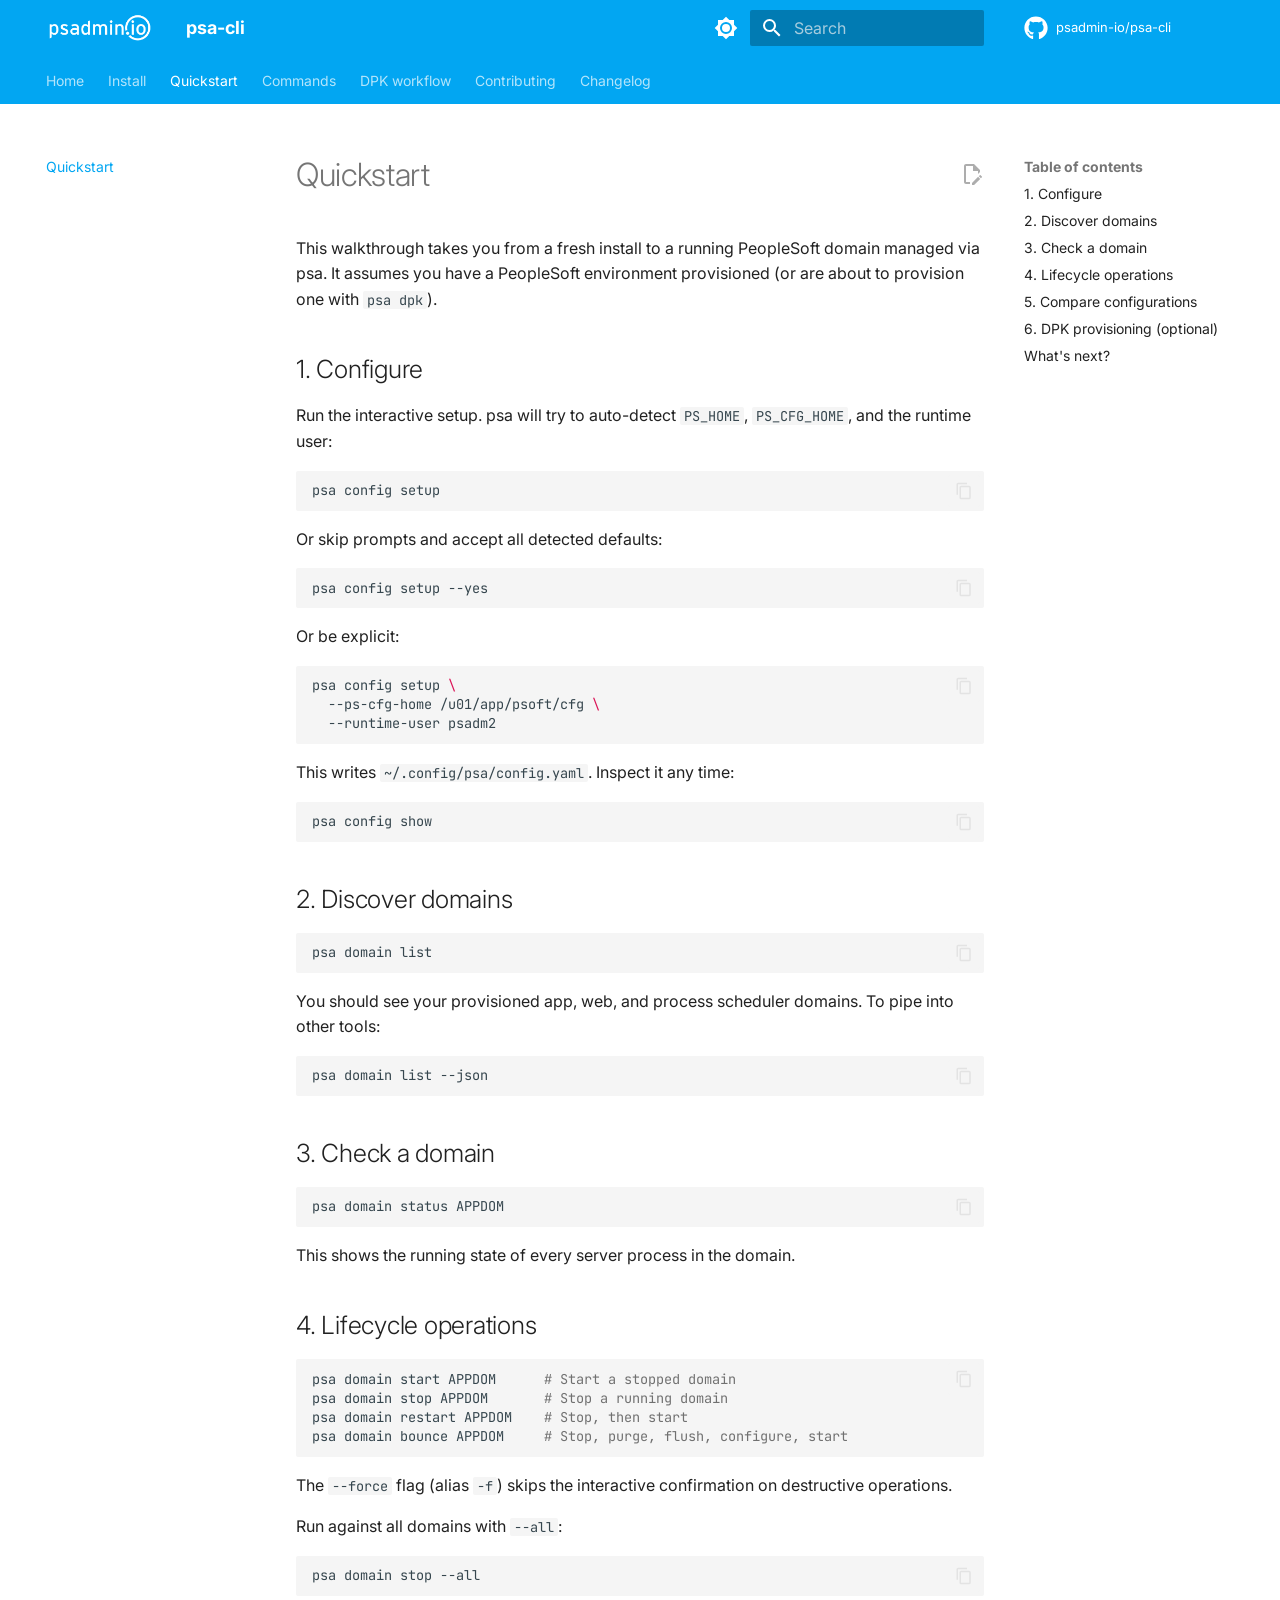
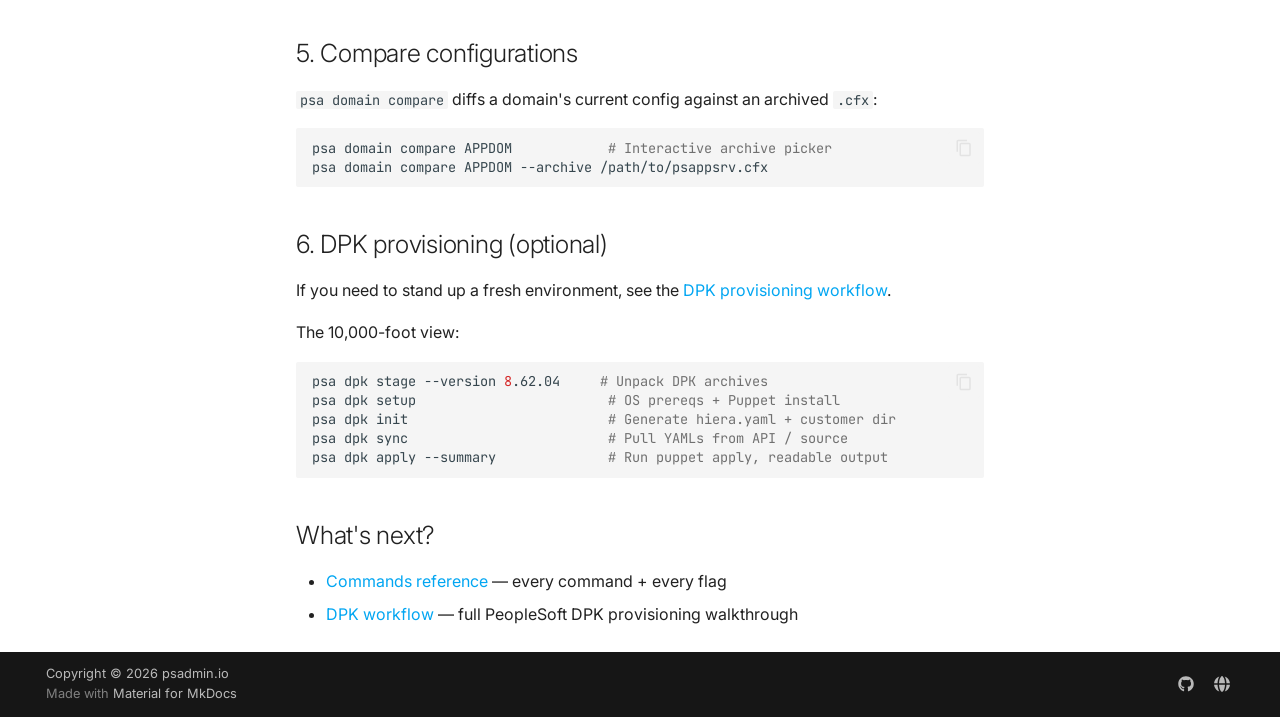
<file: quickstart/index.html>
<!doctype html>
<html lang="en" class="no-js">
  <head>
    
      <meta charset="utf-8">
      <meta name="viewport" content="width=device-width,initial-scale=1">
      
        <meta name="description" content="A unified command-line tool for PeopleSoft administration">
      
      
      
        <link rel="canonical" href="https://psadmin-io.github.io/psa-cli/quickstart/">
      
      
        <link rel="prev" href="../install/">
      
      
        <link rel="next" href="../commands/">
      
      
        
      
      
      <link rel="icon" href="../assets/io_blue_80.png">
      <meta name="generator" content="mkdocs-1.6.1, mkdocs-material-9.7.6">
    
    
      
        <title>Quickstart - psa-cli</title>
      
    
    
      <link rel="stylesheet" href="../assets/stylesheets/main.484c7ddc.min.css">
      
        
        <link rel="stylesheet" href="../assets/stylesheets/palette.ab4e12ef.min.css">
      
      


    
    
      
    
    
      
        
        
        <link rel="preconnect" href="https://fonts.gstatic.com" crossorigin>
        <link rel="stylesheet" href="https://fonts.googleapis.com/css?family=Inter:300,300i,400,400i,700,700i%7CJetBrains+Mono:400,400i,700,700i&display=fallback">
        <style>:root{--md-text-font:"Inter";--md-code-font:"JetBrains Mono"}</style>
      
    
    
      <link rel="stylesheet" href="../assets/extra.css">
    
    <script>__md_scope=new URL("..",location),__md_hash=e=>[...e].reduce(((e,_)=>(e<<5)-e+_.charCodeAt(0)),0),__md_get=(e,_=localStorage,t=__md_scope)=>JSON.parse(_.getItem(t.pathname+"."+e)),__md_set=(e,_,t=localStorage,a=__md_scope)=>{try{t.setItem(a.pathname+"."+e,JSON.stringify(_))}catch(e){}}</script>
    
      

    
    
  </head>
  
  
    
    
      
    
    
    
    
    <body dir="ltr" data-md-color-scheme="default" data-md-color-primary="light-blue" data-md-color-accent="amber">
  
    
    <input class="md-toggle" data-md-toggle="drawer" type="checkbox" id="__drawer" autocomplete="off">
    <input class="md-toggle" data-md-toggle="search" type="checkbox" id="__search" autocomplete="off">
    <label class="md-overlay" for="__drawer"></label>
    <div data-md-component="skip">
      
        
        <a href="#quickstart" class="md-skip">
          Skip to content
        </a>
      
    </div>
    <div data-md-component="announce">
      
    </div>
    
    
      

<header class="md-header" data-md-component="header">
  <nav class="md-header__inner md-grid" aria-label="Header">
    <a href=".." title="psa-cli" class="md-header__button md-logo" aria-label="psa-cli" data-md-component="logo">
      
  <img src="../assets/io_white_400.png" alt="logo">

    </a>
    <label class="md-header__button md-icon" for="__drawer">
      
      <svg xmlns="http://www.w3.org/2000/svg" viewBox="0 0 24 24"><path d="M3 6h18v2H3zm0 5h18v2H3zm0 5h18v2H3z"/></svg>
    </label>
    <div class="md-header__title" data-md-component="header-title">
      <div class="md-header__ellipsis">
        <div class="md-header__topic">
          <span class="md-ellipsis">
            psa-cli
          </span>
        </div>
        <div class="md-header__topic" data-md-component="header-topic">
          <span class="md-ellipsis">
            
              Quickstart
            
          </span>
        </div>
      </div>
    </div>
    
      
        <form class="md-header__option" data-md-component="palette">
  
    
    
    
    <input class="md-option" data-md-color-media="(prefers-color-scheme: light)" data-md-color-scheme="default" data-md-color-primary="light-blue" data-md-color-accent="amber"  aria-label="Switch to dark mode"  type="radio" name="__palette" id="__palette_0">
    
      <label class="md-header__button md-icon" title="Switch to dark mode" for="__palette_1" hidden>
        <svg xmlns="http://www.w3.org/2000/svg" viewBox="0 0 24 24"><path d="M12 8a4 4 0 0 0-4 4 4 4 0 0 0 4 4 4 4 0 0 0 4-4 4 4 0 0 0-4-4m0 10a6 6 0 0 1-6-6 6 6 0 0 1 6-6 6 6 0 0 1 6 6 6 6 0 0 1-6 6m8-9.31V4h-4.69L12 .69 8.69 4H4v4.69L.69 12 4 15.31V20h4.69L12 23.31 15.31 20H20v-4.69L23.31 12z"/></svg>
      </label>
    
  
    
    
    
    <input class="md-option" data-md-color-media="(prefers-color-scheme: dark)" data-md-color-scheme="slate" data-md-color-primary="light-blue" data-md-color-accent="amber"  aria-label="Switch to light mode"  type="radio" name="__palette" id="__palette_1">
    
      <label class="md-header__button md-icon" title="Switch to light mode" for="__palette_0" hidden>
        <svg xmlns="http://www.w3.org/2000/svg" viewBox="0 0 24 24"><path d="M12 18c-.89 0-1.74-.2-2.5-.55C11.56 16.5 13 14.42 13 12s-1.44-4.5-3.5-5.45C10.26 6.2 11.11 6 12 6a6 6 0 0 1 6 6 6 6 0 0 1-6 6m8-9.31V4h-4.69L12 .69 8.69 4H4v4.69L.69 12 4 15.31V20h4.69L12 23.31 15.31 20H20v-4.69L23.31 12z"/></svg>
      </label>
    
  
</form>
      
    
    
      <script>var palette=__md_get("__palette");if(palette&&palette.color){if("(prefers-color-scheme)"===palette.color.media){var media=matchMedia("(prefers-color-scheme: light)"),input=document.querySelector(media.matches?"[data-md-color-media='(prefers-color-scheme: light)']":"[data-md-color-media='(prefers-color-scheme: dark)']");palette.color.media=input.getAttribute("data-md-color-media"),palette.color.scheme=input.getAttribute("data-md-color-scheme"),palette.color.primary=input.getAttribute("data-md-color-primary"),palette.color.accent=input.getAttribute("data-md-color-accent")}for(var[key,value]of Object.entries(palette.color))document.body.setAttribute("data-md-color-"+key,value)}</script>
    
    
    
      
      
        <label class="md-header__button md-icon" for="__search">
          
          <svg xmlns="http://www.w3.org/2000/svg" viewBox="0 0 24 24"><path d="M9.5 3A6.5 6.5 0 0 1 16 9.5c0 1.61-.59 3.09-1.56 4.23l.27.27h.79l5 5-1.5 1.5-5-5v-.79l-.27-.27A6.52 6.52 0 0 1 9.5 16 6.5 6.5 0 0 1 3 9.5 6.5 6.5 0 0 1 9.5 3m0 2C7 5 5 7 5 9.5S7 14 9.5 14 14 12 14 9.5 12 5 9.5 5"/></svg>
        </label>
        <div class="md-search" data-md-component="search" role="dialog">
  <label class="md-search__overlay" for="__search"></label>
  <div class="md-search__inner" role="search">
    <form class="md-search__form" name="search">
      <input type="text" class="md-search__input" name="query" aria-label="Search" placeholder="Search" autocapitalize="off" autocorrect="off" autocomplete="off" spellcheck="false" data-md-component="search-query" required>
      <label class="md-search__icon md-icon" for="__search">
        
        <svg xmlns="http://www.w3.org/2000/svg" viewBox="0 0 24 24"><path d="M9.5 3A6.5 6.5 0 0 1 16 9.5c0 1.61-.59 3.09-1.56 4.23l.27.27h.79l5 5-1.5 1.5-5-5v-.79l-.27-.27A6.52 6.52 0 0 1 9.5 16 6.5 6.5 0 0 1 3 9.5 6.5 6.5 0 0 1 9.5 3m0 2C7 5 5 7 5 9.5S7 14 9.5 14 14 12 14 9.5 12 5 9.5 5"/></svg>
        
        <svg xmlns="http://www.w3.org/2000/svg" viewBox="0 0 24 24"><path d="M20 11v2H8l5.5 5.5-1.42 1.42L4.16 12l7.92-7.92L13.5 5.5 8 11z"/></svg>
      </label>
      <nav class="md-search__options" aria-label="Search">
        
        <button type="reset" class="md-search__icon md-icon" title="Clear" aria-label="Clear" tabindex="-1">
          
          <svg xmlns="http://www.w3.org/2000/svg" viewBox="0 0 24 24"><path d="M19 6.41 17.59 5 12 10.59 6.41 5 5 6.41 10.59 12 5 17.59 6.41 19 12 13.41 17.59 19 19 17.59 13.41 12z"/></svg>
        </button>
      </nav>
      
        <div class="md-search__suggest" data-md-component="search-suggest"></div>
      
    </form>
    <div class="md-search__output">
      <div class="md-search__scrollwrap" tabindex="0" data-md-scrollfix>
        <div class="md-search-result" data-md-component="search-result">
          <div class="md-search-result__meta">
            Initializing search
          </div>
          <ol class="md-search-result__list" role="presentation"></ol>
        </div>
      </div>
    </div>
  </div>
</div>
      
    
    
      <div class="md-header__source">
        <a href="https://github.com/psadmin-io/psa-cli" title="Go to repository" class="md-source" data-md-component="source">
  <div class="md-source__icon md-icon">
    
    <svg xmlns="http://www.w3.org/2000/svg" viewBox="0 0 512 512"><!--! Font Awesome Free 7.1.0 by @fontawesome - https://fontawesome.com License - https://fontawesome.com/license/free (Icons: CC BY 4.0, Fonts: SIL OFL 1.1, Code: MIT License) Copyright 2025 Fonticons, Inc.--><path d="M173.9 397.4c0 2-2.3 3.6-5.2 3.6-3.3.3-5.6-1.3-5.6-3.6 0-2 2.3-3.6 5.2-3.6 3-.3 5.6 1.3 5.6 3.6m-31.1-4.5c-.7 2 1.3 4.3 4.3 4.9 2.6 1 5.6 0 6.2-2s-1.3-4.3-4.3-5.2c-2.6-.7-5.5.3-6.2 2.3m44.2-1.7c-2.9.7-4.9 2.6-4.6 4.9.3 2 2.9 3.3 5.9 2.6 2.9-.7 4.9-2.6 4.6-4.6-.3-1.9-3-3.2-5.9-2.9M252.8 8C114.1 8 8 113.3 8 252c0 110.9 69.8 205.8 169.5 239.2 12.8 2.3 17.3-5.6 17.3-12.1 0-6.2-.3-40.4-.3-61.4 0 0-70 15-84.7-29.8 0 0-11.4-29.1-27.8-36.6 0 0-22.9-15.7 1.6-15.4 0 0 24.9 2 38.6 25.8 21.9 38.6 58.6 27.5 72.9 20.9 2.3-16 8.8-27.1 16-33.7-55.9-6.2-112.3-14.3-112.3-110.5 0-27.5 7.6-41.3 23.6-58.9-2.6-6.5-11.1-33.3 2.6-67.9 20.9-6.5 69 27 69 27 20-5.6 41.5-8.5 62.8-8.5s42.8 2.9 62.8 8.5c0 0 48.1-33.6 69-27 13.7 34.7 5.2 61.4 2.6 67.9 16 17.7 25.8 31.5 25.8 58.9 0 96.5-58.9 104.2-114.8 110.5 9.2 7.9 17 22.9 17 46.4 0 33.7-.3 75.4-.3 83.6 0 6.5 4.6 14.4 17.3 12.1C436.2 457.8 504 362.9 504 252 504 113.3 391.5 8 252.8 8M105.2 352.9c-1.3 1-1 3.3.7 5.2 1.6 1.6 3.9 2.3 5.2 1 1.3-1 1-3.3-.7-5.2-1.6-1.6-3.9-2.3-5.2-1m-10.8-8.1c-.7 1.3.3 2.9 2.3 3.9 1.6 1 3.6.7 4.3-.7.7-1.3-.3-2.9-2.3-3.9-2-.6-3.6-.3-4.3.7m32.4 35.6c-1.6 1.3-1 4.3 1.3 6.2 2.3 2.3 5.2 2.6 6.5 1 1.3-1.3.7-4.3-1.3-6.2-2.2-2.3-5.2-2.6-6.5-1m-11.4-14.7c-1.6 1-1.6 3.6 0 5.9s4.3 3.3 5.6 2.3c1.6-1.3 1.6-3.9 0-6.2-1.4-2.3-4-3.3-5.6-2"/></svg>
  </div>
  <div class="md-source__repository">
    psadmin-io/psa-cli
  </div>
</a>
      </div>
    
  </nav>
  
</header>
    
    <div class="md-container" data-md-component="container">
      
      
        
          
            
<nav class="md-tabs" aria-label="Tabs" data-md-component="tabs">
  <div class="md-grid">
    <ul class="md-tabs__list">
      
        
  
  
  
  
    <li class="md-tabs__item">
      <a href=".." class="md-tabs__link">
        
  
  
    
  
  Home

      </a>
    </li>
  

      
        
  
  
  
  
    <li class="md-tabs__item">
      <a href="../install/" class="md-tabs__link">
        
  
  
    
  
  Install

      </a>
    </li>
  

      
        
  
  
  
    
  
  
    <li class="md-tabs__item md-tabs__item--active">
      <a href="./" class="md-tabs__link">
        
  
  
    
  
  Quickstart

      </a>
    </li>
  

      
        
  
  
  
  
    
    
      <li class="md-tabs__item">
        <a href="../commands/" class="md-tabs__link">
          
  
  
  Commands

        </a>
      </li>
    
  

      
        
  
  
  
  
    
    
      <li class="md-tabs__item">
        <a href="../dpk/provisioning-workflow/" class="md-tabs__link">
          
  
  
  DPK workflow

        </a>
      </li>
    
  

      
        
  
  
  
  
    <li class="md-tabs__item">
      <a href="../contributing/" class="md-tabs__link">
        
  
  
    
  
  Contributing

      </a>
    </li>
  

      
        
  
  
  
  
    <li class="md-tabs__item">
      <a href="../changelog/" class="md-tabs__link">
        
  
  
    
  
  Changelog

      </a>
    </li>
  

      
    </ul>
  </div>
</nav>
          
        
      
      <main class="md-main" data-md-component="main">
        <div class="md-main__inner md-grid">
          
            
              
              <div class="md-sidebar md-sidebar--primary" data-md-component="sidebar" data-md-type="navigation" >
                <div class="md-sidebar__scrollwrap">
                  <div class="md-sidebar__inner">
                    


  


<nav class="md-nav md-nav--primary md-nav--lifted" aria-label="Navigation" data-md-level="0">
  <label class="md-nav__title" for="__drawer">
    <a href=".." title="psa-cli" class="md-nav__button md-logo" aria-label="psa-cli" data-md-component="logo">
      
  <img src="../assets/io_white_400.png" alt="logo">

    </a>
    psa-cli
  </label>
  
    <div class="md-nav__source">
      <a href="https://github.com/psadmin-io/psa-cli" title="Go to repository" class="md-source" data-md-component="source">
  <div class="md-source__icon md-icon">
    
    <svg xmlns="http://www.w3.org/2000/svg" viewBox="0 0 512 512"><!--! Font Awesome Free 7.1.0 by @fontawesome - https://fontawesome.com License - https://fontawesome.com/license/free (Icons: CC BY 4.0, Fonts: SIL OFL 1.1, Code: MIT License) Copyright 2025 Fonticons, Inc.--><path d="M173.9 397.4c0 2-2.3 3.6-5.2 3.6-3.3.3-5.6-1.3-5.6-3.6 0-2 2.3-3.6 5.2-3.6 3-.3 5.6 1.3 5.6 3.6m-31.1-4.5c-.7 2 1.3 4.3 4.3 4.9 2.6 1 5.6 0 6.2-2s-1.3-4.3-4.3-5.2c-2.6-.7-5.5.3-6.2 2.3m44.2-1.7c-2.9.7-4.9 2.6-4.6 4.9.3 2 2.9 3.3 5.9 2.6 2.9-.7 4.9-2.6 4.6-4.6-.3-1.9-3-3.2-5.9-2.9M252.8 8C114.1 8 8 113.3 8 252c0 110.9 69.8 205.8 169.5 239.2 12.8 2.3 17.3-5.6 17.3-12.1 0-6.2-.3-40.4-.3-61.4 0 0-70 15-84.7-29.8 0 0-11.4-29.1-27.8-36.6 0 0-22.9-15.7 1.6-15.4 0 0 24.9 2 38.6 25.8 21.9 38.6 58.6 27.5 72.9 20.9 2.3-16 8.8-27.1 16-33.7-55.9-6.2-112.3-14.3-112.3-110.5 0-27.5 7.6-41.3 23.6-58.9-2.6-6.5-11.1-33.3 2.6-67.9 20.9-6.5 69 27 69 27 20-5.6 41.5-8.5 62.8-8.5s42.8 2.9 62.8 8.5c0 0 48.1-33.6 69-27 13.7 34.7 5.2 61.4 2.6 67.9 16 17.7 25.8 31.5 25.8 58.9 0 96.5-58.9 104.2-114.8 110.5 9.2 7.9 17 22.9 17 46.4 0 33.7-.3 75.4-.3 83.6 0 6.5 4.6 14.4 17.3 12.1C436.2 457.8 504 362.9 504 252 504 113.3 391.5 8 252.8 8M105.2 352.9c-1.3 1-1 3.3.7 5.2 1.6 1.6 3.9 2.3 5.2 1 1.3-1 1-3.3-.7-5.2-1.6-1.6-3.9-2.3-5.2-1m-10.8-8.1c-.7 1.3.3 2.9 2.3 3.9 1.6 1 3.6.7 4.3-.7.7-1.3-.3-2.9-2.3-3.9-2-.6-3.6-.3-4.3.7m32.4 35.6c-1.6 1.3-1 4.3 1.3 6.2 2.3 2.3 5.2 2.6 6.5 1 1.3-1.3.7-4.3-1.3-6.2-2.2-2.3-5.2-2.6-6.5-1m-11.4-14.7c-1.6 1-1.6 3.6 0 5.9s4.3 3.3 5.6 2.3c1.6-1.3 1.6-3.9 0-6.2-1.4-2.3-4-3.3-5.6-2"/></svg>
  </div>
  <div class="md-source__repository">
    psadmin-io/psa-cli
  </div>
</a>
    </div>
  
  <ul class="md-nav__list" data-md-scrollfix>
    
      
      
  
  
  
  
    <li class="md-nav__item">
      <a href=".." class="md-nav__link">
        
  
  
  <span class="md-ellipsis">
    
  
    Home
  

    
  </span>
  
  

      </a>
    </li>
  

    
      
      
  
  
  
  
    <li class="md-nav__item">
      <a href="../install/" class="md-nav__link">
        
  
  
  <span class="md-ellipsis">
    
  
    Install
  

    
  </span>
  
  

      </a>
    </li>
  

    
      
      
  
  
    
  
  
  
    <li class="md-nav__item md-nav__item--active">
      
      <input class="md-nav__toggle md-toggle" type="checkbox" id="__toc">
      
      
        
      
      
        <label class="md-nav__link md-nav__link--active" for="__toc">
          
  
  
  <span class="md-ellipsis">
    
  
    Quickstart
  

    
  </span>
  
  

          <span class="md-nav__icon md-icon"></span>
        </label>
      
      <a href="./" class="md-nav__link md-nav__link--active">
        
  
  
  <span class="md-ellipsis">
    
  
    Quickstart
  

    
  </span>
  
  

      </a>
      
        

<nav class="md-nav md-nav--secondary" aria-label="Table of contents">
  
  
  
    
  
  
    <label class="md-nav__title" for="__toc">
      <span class="md-nav__icon md-icon"></span>
      Table of contents
    </label>
    <ul class="md-nav__list" data-md-component="toc" data-md-scrollfix>
      
        <li class="md-nav__item">
  <a href="#1-configure" class="md-nav__link">
    <span class="md-ellipsis">
      
        1. Configure
      
    </span>
  </a>
  
</li>
      
        <li class="md-nav__item">
  <a href="#2-discover-domains" class="md-nav__link">
    <span class="md-ellipsis">
      
        2. Discover domains
      
    </span>
  </a>
  
</li>
      
        <li class="md-nav__item">
  <a href="#3-check-a-domain" class="md-nav__link">
    <span class="md-ellipsis">
      
        3. Check a domain
      
    </span>
  </a>
  
</li>
      
        <li class="md-nav__item">
  <a href="#4-lifecycle-operations" class="md-nav__link">
    <span class="md-ellipsis">
      
        4. Lifecycle operations
      
    </span>
  </a>
  
</li>
      
        <li class="md-nav__item">
  <a href="#5-compare-configurations" class="md-nav__link">
    <span class="md-ellipsis">
      
        5. Compare configurations
      
    </span>
  </a>
  
</li>
      
        <li class="md-nav__item">
  <a href="#6-dpk-provisioning-optional" class="md-nav__link">
    <span class="md-ellipsis">
      
        6. DPK provisioning (optional)
      
    </span>
  </a>
  
</li>
      
        <li class="md-nav__item">
  <a href="#whats-next" class="md-nav__link">
    <span class="md-ellipsis">
      
        What's next?
      
    </span>
  </a>
  
</li>
      
    </ul>
  
</nav>
      
    </li>
  

    
      
      
  
  
  
  
    
    
    
    
      
      
        
      
    
    
    <li class="md-nav__item md-nav__item--nested">
      
        
        
        <input class="md-nav__toggle md-toggle " type="checkbox" id="__nav_4" >
        
          
          <label class="md-nav__link" for="__nav_4" id="__nav_4_label" tabindex="0">
            
  
  
  <span class="md-ellipsis">
    
  
    Commands
  

    
  </span>
  
  

            <span class="md-nav__icon md-icon"></span>
          </label>
        
        <nav class="md-nav" data-md-level="1" aria-labelledby="__nav_4_label" aria-expanded="false">
          <label class="md-nav__title" for="__nav_4">
            <span class="md-nav__icon md-icon"></span>
            
  
    Commands
  

          </label>
          <ul class="md-nav__list" data-md-scrollfix>
            
              
                
  
  
  
  
    <li class="md-nav__item">
      <a href="../commands/" class="md-nav__link">
        
  
  
  <span class="md-ellipsis">
    
  
    Overview
  

    
  </span>
  
  

      </a>
    </li>
  

              
            
              
                
  
  
  
  
    <li class="md-nav__item">
      <a href="../commands/domain/" class="md-nav__link">
        
  
  
  <span class="md-ellipsis">
    
  
    domain
  

    
  </span>
  
  

      </a>
    </li>
  

              
            
              
                
  
  
  
  
    <li class="md-nav__item">
      <a href="../commands/dpk/" class="md-nav__link">
        
  
  
  <span class="md-ellipsis">
    
  
    dpk
  

    
  </span>
  
  

      </a>
    </li>
  

              
            
              
                
  
  
  
  
    <li class="md-nav__item">
      <a href="../commands/config/" class="md-nav__link">
        
  
  
  <span class="md-ellipsis">
    
  
    config
  

    
  </span>
  
  

      </a>
    </li>
  

              
            
          </ul>
        </nav>
      
    </li>
  

    
      
      
  
  
  
  
    
    
    
    
      
      
        
      
    
    
    <li class="md-nav__item md-nav__item--nested">
      
        
        
        <input class="md-nav__toggle md-toggle " type="checkbox" id="__nav_5" >
        
          
          <label class="md-nav__link" for="__nav_5" id="__nav_5_label" tabindex="0">
            
  
  
  <span class="md-ellipsis">
    
  
    DPK workflow
  

    
  </span>
  
  

            <span class="md-nav__icon md-icon"></span>
          </label>
        
        <nav class="md-nav" data-md-level="1" aria-labelledby="__nav_5_label" aria-expanded="false">
          <label class="md-nav__title" for="__nav_5">
            <span class="md-nav__icon md-icon"></span>
            
  
    DPK workflow
  

          </label>
          <ul class="md-nav__list" data-md-scrollfix>
            
              
                
  
  
  
  
    <li class="md-nav__item">
      <a href="../dpk/provisioning-workflow/" class="md-nav__link">
        
  
  
  <span class="md-ellipsis">
    
  
    Provisioning workflow
  

    
  </span>
  
  

      </a>
    </li>
  

              
            
              
                
  
  
  
  
    <li class="md-nav__item">
      <a href="../dpk/validation-quickstart/" class="md-nav__link">
        
  
  
  <span class="md-ellipsis">
    
  
    Validation quickstart
  

    
  </span>
  
  

      </a>
    </li>
  

              
            
          </ul>
        </nav>
      
    </li>
  

    
      
      
  
  
  
  
    <li class="md-nav__item">
      <a href="../contributing/" class="md-nav__link">
        
  
  
  <span class="md-ellipsis">
    
  
    Contributing
  

    
  </span>
  
  

      </a>
    </li>
  

    
      
      
  
  
  
  
    <li class="md-nav__item">
      <a href="../changelog/" class="md-nav__link">
        
  
  
  <span class="md-ellipsis">
    
  
    Changelog
  

    
  </span>
  
  

      </a>
    </li>
  

    
  </ul>
</nav>
                  </div>
                </div>
              </div>
            
            
              
              <div class="md-sidebar md-sidebar--secondary" data-md-component="sidebar" data-md-type="toc" >
                <div class="md-sidebar__scrollwrap">
                  <div class="md-sidebar__inner">
                    

<nav class="md-nav md-nav--secondary" aria-label="Table of contents">
  
  
  
    
  
  
    <label class="md-nav__title" for="__toc">
      <span class="md-nav__icon md-icon"></span>
      Table of contents
    </label>
    <ul class="md-nav__list" data-md-component="toc" data-md-scrollfix>
      
        <li class="md-nav__item">
  <a href="#1-configure" class="md-nav__link">
    <span class="md-ellipsis">
      
        1. Configure
      
    </span>
  </a>
  
</li>
      
        <li class="md-nav__item">
  <a href="#2-discover-domains" class="md-nav__link">
    <span class="md-ellipsis">
      
        2. Discover domains
      
    </span>
  </a>
  
</li>
      
        <li class="md-nav__item">
  <a href="#3-check-a-domain" class="md-nav__link">
    <span class="md-ellipsis">
      
        3. Check a domain
      
    </span>
  </a>
  
</li>
      
        <li class="md-nav__item">
  <a href="#4-lifecycle-operations" class="md-nav__link">
    <span class="md-ellipsis">
      
        4. Lifecycle operations
      
    </span>
  </a>
  
</li>
      
        <li class="md-nav__item">
  <a href="#5-compare-configurations" class="md-nav__link">
    <span class="md-ellipsis">
      
        5. Compare configurations
      
    </span>
  </a>
  
</li>
      
        <li class="md-nav__item">
  <a href="#6-dpk-provisioning-optional" class="md-nav__link">
    <span class="md-ellipsis">
      
        6. DPK provisioning (optional)
      
    </span>
  </a>
  
</li>
      
        <li class="md-nav__item">
  <a href="#whats-next" class="md-nav__link">
    <span class="md-ellipsis">
      
        What's next?
      
    </span>
  </a>
  
</li>
      
    </ul>
  
</nav>
                  </div>
                </div>
              </div>
            
          
          
            <div class="md-content" data-md-component="content">
              
              <article class="md-content__inner md-typeset">
                
                  


  
    <a href="https://github.com/psadmin-io/psa-cli/edit/main/docs/quickstart.md" title="Edit this page" class="md-content__button md-icon" rel="edit">
      
      <svg xmlns="http://www.w3.org/2000/svg" viewBox="0 0 24 24"><path d="M10 20H6V4h7v5h5v3.1l2-2V8l-6-6H6c-1.1 0-2 .9-2 2v16c0 1.1.9 2 2 2h4zm10.2-7c.1 0 .3.1.4.2l1.3 1.3c.2.2.2.6 0 .8l-1 1-2.1-2.1 1-1c.1-.1.2-.2.4-.2m0 3.9L14.1 23H12v-2.1l6.1-6.1z"/></svg>
    </a>
  
  


<h1 id="quickstart">Quickstart<a class="headerlink" href="#quickstart" title="Permanent link">&para;</a></h1>
<p>This walkthrough takes you from a fresh install to a running PeopleSoft domain managed via psa. It assumes you have a PeopleSoft environment provisioned (or are about to provision one with <code>psa dpk</code>).</p>
<h2 id="1-configure">1. Configure<a class="headerlink" href="#1-configure" title="Permanent link">&para;</a></h2>
<p>Run the interactive setup. psa will try to auto-detect <code>PS_HOME</code>, <code>PS_CFG_HOME</code>, and the runtime user:</p>
<div class="language-bash highlight"><pre><span></span><code><span id="__span-0-1"><a id="__codelineno-0-1" name="__codelineno-0-1" href="#__codelineno-0-1"></a>psa<span class="w"> </span>config<span class="w"> </span>setup
</span></code></pre></div>
<p>Or skip prompts and accept all detected defaults:</p>
<div class="language-bash highlight"><pre><span></span><code><span id="__span-1-1"><a id="__codelineno-1-1" name="__codelineno-1-1" href="#__codelineno-1-1"></a>psa<span class="w"> </span>config<span class="w"> </span>setup<span class="w"> </span>--yes
</span></code></pre></div>
<p>Or be explicit:</p>
<div class="language-bash highlight"><pre><span></span><code><span id="__span-2-1"><a id="__codelineno-2-1" name="__codelineno-2-1" href="#__codelineno-2-1"></a>psa<span class="w"> </span>config<span class="w"> </span>setup<span class="w"> </span><span class="se">\</span>
</span><span id="__span-2-2"><a id="__codelineno-2-2" name="__codelineno-2-2" href="#__codelineno-2-2"></a><span class="w">  </span>--ps-cfg-home<span class="w"> </span>/u01/app/psoft/cfg<span class="w"> </span><span class="se">\</span>
</span><span id="__span-2-3"><a id="__codelineno-2-3" name="__codelineno-2-3" href="#__codelineno-2-3"></a><span class="w">  </span>--runtime-user<span class="w"> </span>psadm2
</span></code></pre></div>
<p>This writes <code>~/.config/psa/config.yaml</code>. Inspect it any time:</p>
<div class="language-bash highlight"><pre><span></span><code><span id="__span-3-1"><a id="__codelineno-3-1" name="__codelineno-3-1" href="#__codelineno-3-1"></a>psa<span class="w"> </span>config<span class="w"> </span>show
</span></code></pre></div>
<h2 id="2-discover-domains">2. Discover domains<a class="headerlink" href="#2-discover-domains" title="Permanent link">&para;</a></h2>
<div class="language-bash highlight"><pre><span></span><code><span id="__span-4-1"><a id="__codelineno-4-1" name="__codelineno-4-1" href="#__codelineno-4-1"></a>psa<span class="w"> </span>domain<span class="w"> </span>list
</span></code></pre></div>
<p>You should see your provisioned app, web, and process scheduler domains. To pipe into other tools:</p>
<div class="language-bash highlight"><pre><span></span><code><span id="__span-5-1"><a id="__codelineno-5-1" name="__codelineno-5-1" href="#__codelineno-5-1"></a>psa<span class="w"> </span>domain<span class="w"> </span>list<span class="w"> </span>--json
</span></code></pre></div>
<h2 id="3-check-a-domain">3. Check a domain<a class="headerlink" href="#3-check-a-domain" title="Permanent link">&para;</a></h2>
<div class="language-bash highlight"><pre><span></span><code><span id="__span-6-1"><a id="__codelineno-6-1" name="__codelineno-6-1" href="#__codelineno-6-1"></a>psa<span class="w"> </span>domain<span class="w"> </span>status<span class="w"> </span>APPDOM
</span></code></pre></div>
<p>This shows the running state of every server process in the domain.</p>
<h2 id="4-lifecycle-operations">4. Lifecycle operations<a class="headerlink" href="#4-lifecycle-operations" title="Permanent link">&para;</a></h2>
<div class="language-bash highlight"><pre><span></span><code><span id="__span-7-1"><a id="__codelineno-7-1" name="__codelineno-7-1" href="#__codelineno-7-1"></a>psa<span class="w"> </span>domain<span class="w"> </span>start<span class="w"> </span>APPDOM<span class="w">      </span><span class="c1"># Start a stopped domain</span>
</span><span id="__span-7-2"><a id="__codelineno-7-2" name="__codelineno-7-2" href="#__codelineno-7-2"></a>psa<span class="w"> </span>domain<span class="w"> </span>stop<span class="w"> </span>APPDOM<span class="w">       </span><span class="c1"># Stop a running domain</span>
</span><span id="__span-7-3"><a id="__codelineno-7-3" name="__codelineno-7-3" href="#__codelineno-7-3"></a>psa<span class="w"> </span>domain<span class="w"> </span>restart<span class="w"> </span>APPDOM<span class="w">    </span><span class="c1"># Stop, then start</span>
</span><span id="__span-7-4"><a id="__codelineno-7-4" name="__codelineno-7-4" href="#__codelineno-7-4"></a>psa<span class="w"> </span>domain<span class="w"> </span>bounce<span class="w"> </span>APPDOM<span class="w">     </span><span class="c1"># Stop, purge, flush, configure, start</span>
</span></code></pre></div>
<p>The <code>--force</code> flag (alias <code>-f</code>) skips the interactive confirmation on destructive operations.</p>
<p>Run against all domains with <code>--all</code>:</p>
<div class="language-bash highlight"><pre><span></span><code><span id="__span-8-1"><a id="__codelineno-8-1" name="__codelineno-8-1" href="#__codelineno-8-1"></a>psa<span class="w"> </span>domain<span class="w"> </span>stop<span class="w"> </span>--all
</span></code></pre></div>
<h2 id="5-compare-configurations">5. Compare configurations<a class="headerlink" href="#5-compare-configurations" title="Permanent link">&para;</a></h2>
<p><code>psa domain compare</code> diffs a domain's current config against an archived <code>.cfx</code>:</p>
<div class="language-bash highlight"><pre><span></span><code><span id="__span-9-1"><a id="__codelineno-9-1" name="__codelineno-9-1" href="#__codelineno-9-1"></a>psa<span class="w"> </span>domain<span class="w"> </span>compare<span class="w"> </span>APPDOM<span class="w">            </span><span class="c1"># Interactive archive picker</span>
</span><span id="__span-9-2"><a id="__codelineno-9-2" name="__codelineno-9-2" href="#__codelineno-9-2"></a>psa<span class="w"> </span>domain<span class="w"> </span>compare<span class="w"> </span>APPDOM<span class="w"> </span>--archive<span class="w"> </span>/path/to/psappsrv.cfx
</span></code></pre></div>
<h2 id="6-dpk-provisioning-optional">6. DPK provisioning (optional)<a class="headerlink" href="#6-dpk-provisioning-optional" title="Permanent link">&para;</a></h2>
<p>If you need to stand up a fresh environment, see the <a href="../dpk/provisioning-workflow/">DPK provisioning workflow</a>.</p>
<p>The 10,000-foot view:</p>
<div class="language-bash highlight"><pre><span></span><code><span id="__span-10-1"><a id="__codelineno-10-1" name="__codelineno-10-1" href="#__codelineno-10-1"></a>psa<span class="w"> </span>dpk<span class="w"> </span>stage<span class="w"> </span>--version<span class="w"> </span><span class="m">8</span>.62.04<span class="w">     </span><span class="c1"># Unpack DPK archives</span>
</span><span id="__span-10-2"><a id="__codelineno-10-2" name="__codelineno-10-2" href="#__codelineno-10-2"></a>psa<span class="w"> </span>dpk<span class="w"> </span>setup<span class="w">                        </span><span class="c1"># OS prereqs + Puppet install</span>
</span><span id="__span-10-3"><a id="__codelineno-10-3" name="__codelineno-10-3" href="#__codelineno-10-3"></a>psa<span class="w"> </span>dpk<span class="w"> </span>init<span class="w">                         </span><span class="c1"># Generate hiera.yaml + customer dir</span>
</span><span id="__span-10-4"><a id="__codelineno-10-4" name="__codelineno-10-4" href="#__codelineno-10-4"></a>psa<span class="w"> </span>dpk<span class="w"> </span>sync<span class="w">                         </span><span class="c1"># Pull YAMLs from API / source</span>
</span><span id="__span-10-5"><a id="__codelineno-10-5" name="__codelineno-10-5" href="#__codelineno-10-5"></a>psa<span class="w"> </span>dpk<span class="w"> </span>apply<span class="w"> </span>--summary<span class="w">              </span><span class="c1"># Run puppet apply, readable output</span>
</span></code></pre></div>
<h2 id="whats-next">What's next?<a class="headerlink" href="#whats-next" title="Permanent link">&para;</a></h2>
<ul>
<li><a href="../commands/">Commands reference</a> — every command + every flag</li>
<li><a href="../dpk/provisioning-workflow/">DPK workflow</a> — full PeopleSoft DPK provisioning walkthrough</li>
</ul>












                
              </article>
            </div>
          
          
  <script>var tabs=__md_get("__tabs");if(Array.isArray(tabs))e:for(var set of document.querySelectorAll(".tabbed-set")){var labels=set.querySelector(".tabbed-labels");for(var tab of tabs)for(var label of labels.getElementsByTagName("label"))if(label.innerText.trim()===tab){var input=document.getElementById(label.htmlFor);input.checked=!0;continue e}}</script>

<script>var target=document.getElementById(location.hash.slice(1));target&&target.name&&(target.checked=target.name.startsWith("__tabbed_"))</script>
        </div>
        
          <button type="button" class="md-top md-icon" data-md-component="top" hidden>
  
  <svg xmlns="http://www.w3.org/2000/svg" viewBox="0 0 24 24"><path d="M13 20h-2V8l-5.5 5.5-1.42-1.42L12 4.16l7.92 7.92-1.42 1.42L13 8z"/></svg>
  Back to top
</button>
        
      </main>
      
        <footer class="md-footer">
  
  <div class="md-footer-meta md-typeset">
    <div class="md-footer-meta__inner md-grid">
      <div class="md-copyright">
  
    <div class="md-copyright__highlight">
      Copyright &copy; 2026 psadmin.io
    </div>
  
  
    Made with
    <a href="https://squidfunk.github.io/mkdocs-material/" target="_blank" rel="noopener">
      Material for MkDocs
    </a>
  
</div>
      
        
<div class="md-social">
  
    
    
    
    
      
      
    
    <a href="https://github.com/psadmin-io/psa-cli" target="_blank" rel="noopener" title="github.com" class="md-social__link">
      <svg xmlns="http://www.w3.org/2000/svg" viewBox="0 0 512 512"><!--! Font Awesome Free 7.1.0 by @fontawesome - https://fontawesome.com License - https://fontawesome.com/license/free (Icons: CC BY 4.0, Fonts: SIL OFL 1.1, Code: MIT License) Copyright 2025 Fonticons, Inc.--><path d="M173.9 397.4c0 2-2.3 3.6-5.2 3.6-3.3.3-5.6-1.3-5.6-3.6 0-2 2.3-3.6 5.2-3.6 3-.3 5.6 1.3 5.6 3.6m-31.1-4.5c-.7 2 1.3 4.3 4.3 4.9 2.6 1 5.6 0 6.2-2s-1.3-4.3-4.3-5.2c-2.6-.7-5.5.3-6.2 2.3m44.2-1.7c-2.9.7-4.9 2.6-4.6 4.9.3 2 2.9 3.3 5.9 2.6 2.9-.7 4.9-2.6 4.6-4.6-.3-1.9-3-3.2-5.9-2.9M252.8 8C114.1 8 8 113.3 8 252c0 110.9 69.8 205.8 169.5 239.2 12.8 2.3 17.3-5.6 17.3-12.1 0-6.2-.3-40.4-.3-61.4 0 0-70 15-84.7-29.8 0 0-11.4-29.1-27.8-36.6 0 0-22.9-15.7 1.6-15.4 0 0 24.9 2 38.6 25.8 21.9 38.6 58.6 27.5 72.9 20.9 2.3-16 8.8-27.1 16-33.7-55.9-6.2-112.3-14.3-112.3-110.5 0-27.5 7.6-41.3 23.6-58.9-2.6-6.5-11.1-33.3 2.6-67.9 20.9-6.5 69 27 69 27 20-5.6 41.5-8.5 62.8-8.5s42.8 2.9 62.8 8.5c0 0 48.1-33.6 69-27 13.7 34.7 5.2 61.4 2.6 67.9 16 17.7 25.8 31.5 25.8 58.9 0 96.5-58.9 104.2-114.8 110.5 9.2 7.9 17 22.9 17 46.4 0 33.7-.3 75.4-.3 83.6 0 6.5 4.6 14.4 17.3 12.1C436.2 457.8 504 362.9 504 252 504 113.3 391.5 8 252.8 8M105.2 352.9c-1.3 1-1 3.3.7 5.2 1.6 1.6 3.9 2.3 5.2 1 1.3-1 1-3.3-.7-5.2-1.6-1.6-3.9-2.3-5.2-1m-10.8-8.1c-.7 1.3.3 2.9 2.3 3.9 1.6 1 3.6.7 4.3-.7.7-1.3-.3-2.9-2.3-3.9-2-.6-3.6-.3-4.3.7m32.4 35.6c-1.6 1.3-1 4.3 1.3 6.2 2.3 2.3 5.2 2.6 6.5 1 1.3-1.3.7-4.3-1.3-6.2-2.2-2.3-5.2-2.6-6.5-1m-11.4-14.7c-1.6 1-1.6 3.6 0 5.9s4.3 3.3 5.6 2.3c1.6-1.3 1.6-3.9 0-6.2-1.4-2.3-4-3.3-5.6-2"/></svg>
    </a>
  
    
    
    
    
      
      
    
    <a href="https://psadmin.io" target="_blank" rel="noopener" title="psadmin.io" class="md-social__link">
      <svg xmlns="http://www.w3.org/2000/svg" viewBox="0 0 512 512"><!--! Font Awesome Free 7.1.0 by @fontawesome - https://fontawesome.com License - https://fontawesome.com/license/free (Icons: CC BY 4.0, Fonts: SIL OFL 1.1, Code: MIT License) Copyright 2025 Fonticons, Inc.--><path d="M351.9 280H161c2.9 64.5 17.2 123.9 37.5 167.4 11.4 24.5 23.7 41.8 35.1 52.4 11.2 10.5 18.9 12.2 22.9 12.2s11.7-1.7 22.9-12.2c11.4-10.6 23.7-28 35.1-52.4 20.3-43.5 34.6-102.9 37.5-167.4zm-191-48h190.9c-2.8-64.5-17.1-123.9-37.4-167.4-11.4-24.4-23.7-41.8-35.1-52.4C268.1 1.7 260.4 0 256.4 0s-11.7 1.7-22.9 12.2c-11.4 10.6-23.7 28-35.1 52.4-20.3 43.5-34.6 102.9-37.5 167.4m-48 0c3.5-85.6 25.6-165.1 57.9-217.3C78.7 47.3 10.9 131.2 1.5 232zM1.5 280c9.4 100.8 77.2 184.7 169.3 217.3-32.3-52.2-54.4-131.7-57.9-217.3zm398.4 0c-3.5 85.6-25.6 165.1-57.9 217.3 92.1-32.7 159.9-116.5 169.3-217.3zm111.4-48C501.9 131.2 434.1 47.3 342 14.7c32.3 52.2 54.4 131.7 57.9 217.3z"/></svg>
    </a>
  
</div>
      
    </div>
  </div>
</footer>
      
    </div>
    <div class="md-dialog" data-md-component="dialog">
      <div class="md-dialog__inner md-typeset"></div>
    </div>
    
    
    
      
      
      <script id="__config" type="application/json">{"annotate": null, "base": "..", "features": ["navigation.tabs", "navigation.sections", "navigation.top", "navigation.tracking", "navigation.instant", "search.suggest", "search.highlight", "content.code.copy", "content.code.annotate", "content.action.edit", "content.tabs.link", "toc.follow"], "search": "../assets/javascripts/workers/search.2c215733.min.js", "tags": null, "translations": {"clipboard.copied": "Copied to clipboard", "clipboard.copy": "Copy to clipboard", "search.result.more.one": "1 more on this page", "search.result.more.other": "# more on this page", "search.result.none": "No matching documents", "search.result.one": "1 matching document", "search.result.other": "# matching documents", "search.result.placeholder": "Type to start searching", "search.result.term.missing": "Missing", "select.version": "Select version"}, "version": null}</script>
    
    
      <script src="../assets/javascripts/bundle.79ae519e.min.js"></script>
      
    
  </body>
</html>
</file>
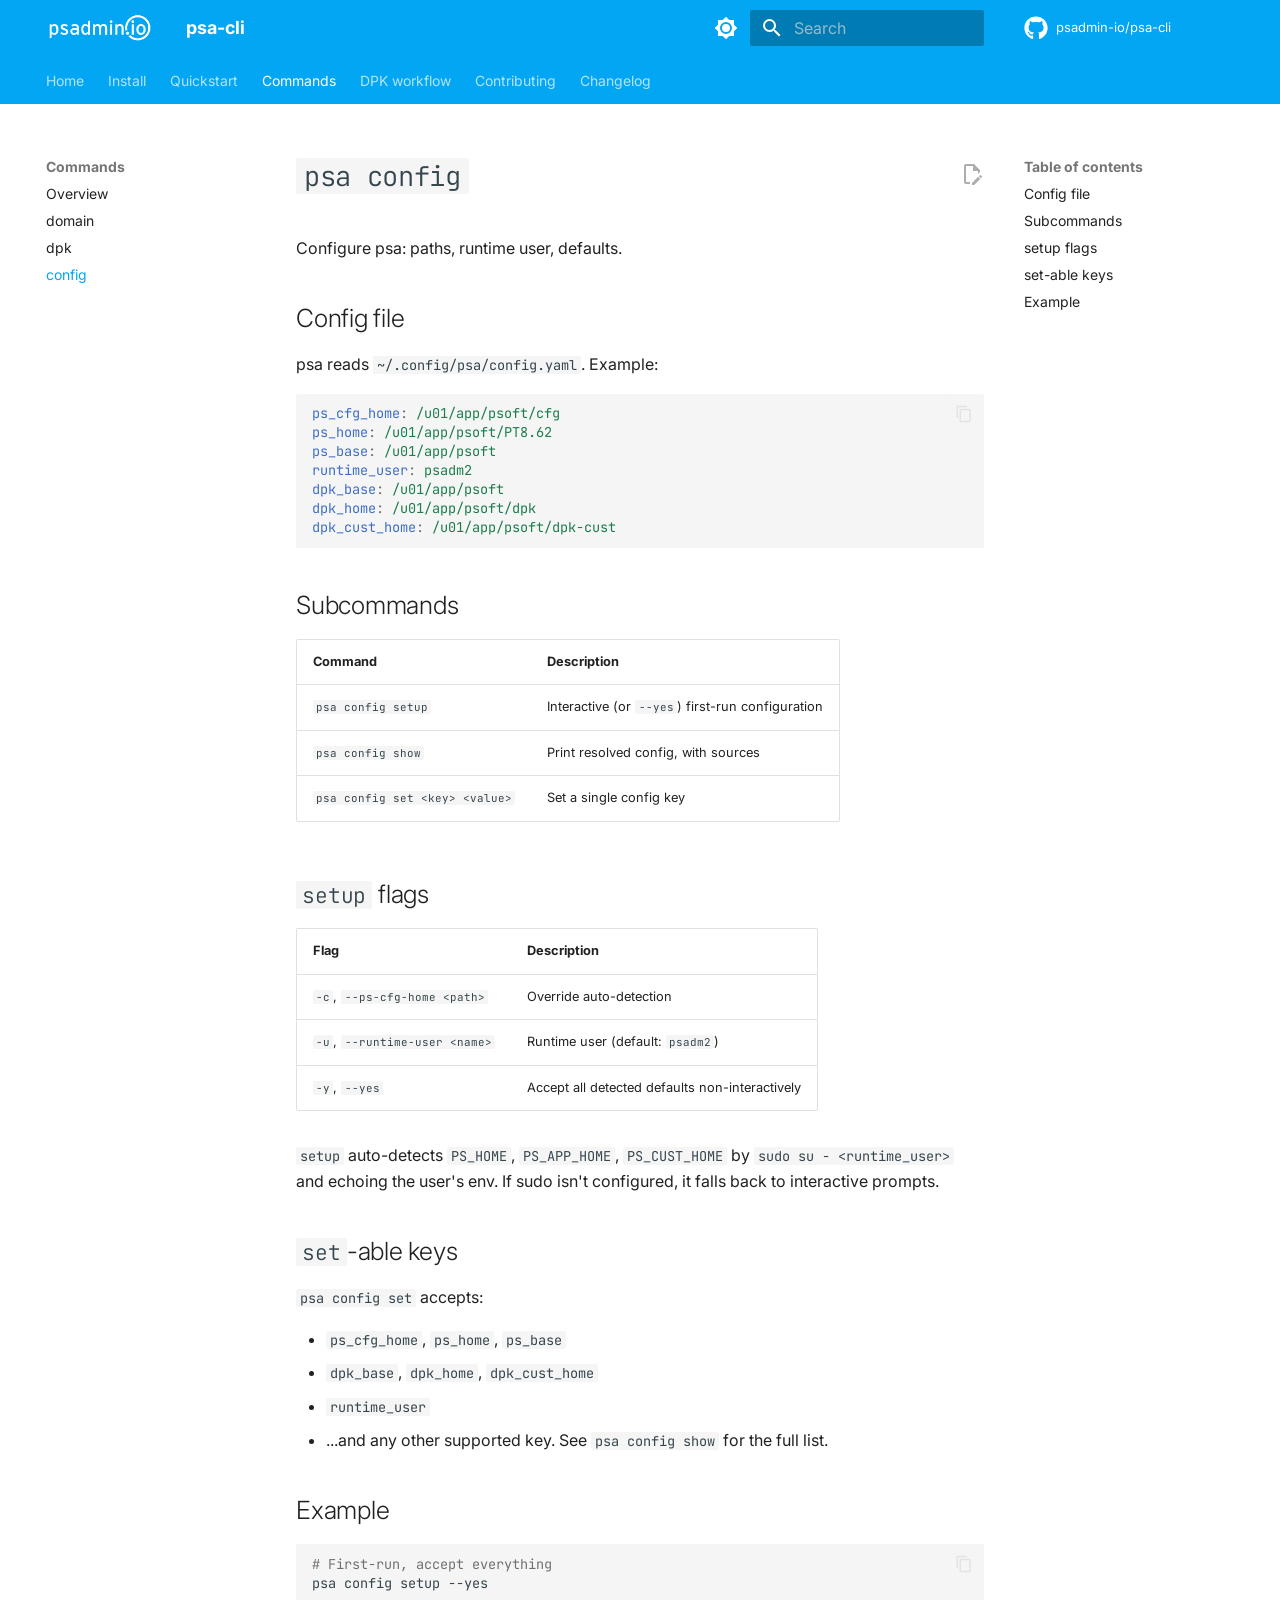
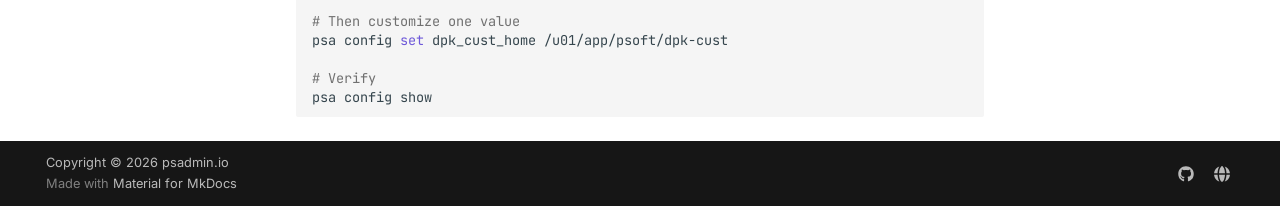
<file: commands/config/index.html>
<!doctype html>
<html lang="en" class="no-js">
  <head>
    
      <meta charset="utf-8">
      <meta name="viewport" content="width=device-width,initial-scale=1">
      
        <meta name="description" content="A unified command-line tool for PeopleSoft administration">
      
      
      
        <link rel="canonical" href="https://psadmin-io.github.io/psa-cli/commands/config/">
      
      
        <link rel="prev" href="../dpk/">
      
      
        <link rel="next" href="../../dpk/provisioning-workflow/">
      
      
        
      
      
      <link rel="icon" href="../../assets/io_blue_80.png">
      <meta name="generator" content="mkdocs-1.6.1, mkdocs-material-9.7.6">
    
    
      
        <title>config - psa-cli</title>
      
    
    
      <link rel="stylesheet" href="../../assets/stylesheets/main.484c7ddc.min.css">
      
        
        <link rel="stylesheet" href="../../assets/stylesheets/palette.ab4e12ef.min.css">
      
      


    
    
      
    
    
      
        
        
        <link rel="preconnect" href="https://fonts.gstatic.com" crossorigin>
        <link rel="stylesheet" href="https://fonts.googleapis.com/css?family=Inter:300,300i,400,400i,700,700i%7CJetBrains+Mono:400,400i,700,700i&display=fallback">
        <style>:root{--md-text-font:"Inter";--md-code-font:"JetBrains Mono"}</style>
      
    
    
      <link rel="stylesheet" href="../../assets/extra.css">
    
    <script>__md_scope=new URL("../..",location),__md_hash=e=>[...e].reduce(((e,_)=>(e<<5)-e+_.charCodeAt(0)),0),__md_get=(e,_=localStorage,t=__md_scope)=>JSON.parse(_.getItem(t.pathname+"."+e)),__md_set=(e,_,t=localStorage,a=__md_scope)=>{try{t.setItem(a.pathname+"."+e,JSON.stringify(_))}catch(e){}}</script>
    
      

    
    
  </head>
  
  
    
    
      
    
    
    
    
    <body dir="ltr" data-md-color-scheme="default" data-md-color-primary="light-blue" data-md-color-accent="amber">
  
    
    <input class="md-toggle" data-md-toggle="drawer" type="checkbox" id="__drawer" autocomplete="off">
    <input class="md-toggle" data-md-toggle="search" type="checkbox" id="__search" autocomplete="off">
    <label class="md-overlay" for="__drawer"></label>
    <div data-md-component="skip">
      
        
        <a href="#psa-config" class="md-skip">
          Skip to content
        </a>
      
    </div>
    <div data-md-component="announce">
      
    </div>
    
    
      

<header class="md-header" data-md-component="header">
  <nav class="md-header__inner md-grid" aria-label="Header">
    <a href="../.." title="psa-cli" class="md-header__button md-logo" aria-label="psa-cli" data-md-component="logo">
      
  <img src="../../assets/io_white_400.png" alt="logo">

    </a>
    <label class="md-header__button md-icon" for="__drawer">
      
      <svg xmlns="http://www.w3.org/2000/svg" viewBox="0 0 24 24"><path d="M3 6h18v2H3zm0 5h18v2H3zm0 5h18v2H3z"/></svg>
    </label>
    <div class="md-header__title" data-md-component="header-title">
      <div class="md-header__ellipsis">
        <div class="md-header__topic">
          <span class="md-ellipsis">
            psa-cli
          </span>
        </div>
        <div class="md-header__topic" data-md-component="header-topic">
          <span class="md-ellipsis">
            
              config
            
          </span>
        </div>
      </div>
    </div>
    
      
        <form class="md-header__option" data-md-component="palette">
  
    
    
    
    <input class="md-option" data-md-color-media="(prefers-color-scheme: light)" data-md-color-scheme="default" data-md-color-primary="light-blue" data-md-color-accent="amber"  aria-label="Switch to dark mode"  type="radio" name="__palette" id="__palette_0">
    
      <label class="md-header__button md-icon" title="Switch to dark mode" for="__palette_1" hidden>
        <svg xmlns="http://www.w3.org/2000/svg" viewBox="0 0 24 24"><path d="M12 8a4 4 0 0 0-4 4 4 4 0 0 0 4 4 4 4 0 0 0 4-4 4 4 0 0 0-4-4m0 10a6 6 0 0 1-6-6 6 6 0 0 1 6-6 6 6 0 0 1 6 6 6 6 0 0 1-6 6m8-9.31V4h-4.69L12 .69 8.69 4H4v4.69L.69 12 4 15.31V20h4.69L12 23.31 15.31 20H20v-4.69L23.31 12z"/></svg>
      </label>
    
  
    
    
    
    <input class="md-option" data-md-color-media="(prefers-color-scheme: dark)" data-md-color-scheme="slate" data-md-color-primary="light-blue" data-md-color-accent="amber"  aria-label="Switch to light mode"  type="radio" name="__palette" id="__palette_1">
    
      <label class="md-header__button md-icon" title="Switch to light mode" for="__palette_0" hidden>
        <svg xmlns="http://www.w3.org/2000/svg" viewBox="0 0 24 24"><path d="M12 18c-.89 0-1.74-.2-2.5-.55C11.56 16.5 13 14.42 13 12s-1.44-4.5-3.5-5.45C10.26 6.2 11.11 6 12 6a6 6 0 0 1 6 6 6 6 0 0 1-6 6m8-9.31V4h-4.69L12 .69 8.69 4H4v4.69L.69 12 4 15.31V20h4.69L12 23.31 15.31 20H20v-4.69L23.31 12z"/></svg>
      </label>
    
  
</form>
      
    
    
      <script>var palette=__md_get("__palette");if(palette&&palette.color){if("(prefers-color-scheme)"===palette.color.media){var media=matchMedia("(prefers-color-scheme: light)"),input=document.querySelector(media.matches?"[data-md-color-media='(prefers-color-scheme: light)']":"[data-md-color-media='(prefers-color-scheme: dark)']");palette.color.media=input.getAttribute("data-md-color-media"),palette.color.scheme=input.getAttribute("data-md-color-scheme"),palette.color.primary=input.getAttribute("data-md-color-primary"),palette.color.accent=input.getAttribute("data-md-color-accent")}for(var[key,value]of Object.entries(palette.color))document.body.setAttribute("data-md-color-"+key,value)}</script>
    
    
    
      
      
        <label class="md-header__button md-icon" for="__search">
          
          <svg xmlns="http://www.w3.org/2000/svg" viewBox="0 0 24 24"><path d="M9.5 3A6.5 6.5 0 0 1 16 9.5c0 1.61-.59 3.09-1.56 4.23l.27.27h.79l5 5-1.5 1.5-5-5v-.79l-.27-.27A6.52 6.52 0 0 1 9.5 16 6.5 6.5 0 0 1 3 9.5 6.5 6.5 0 0 1 9.5 3m0 2C7 5 5 7 5 9.5S7 14 9.5 14 14 12 14 9.5 12 5 9.5 5"/></svg>
        </label>
        <div class="md-search" data-md-component="search" role="dialog">
  <label class="md-search__overlay" for="__search"></label>
  <div class="md-search__inner" role="search">
    <form class="md-search__form" name="search">
      <input type="text" class="md-search__input" name="query" aria-label="Search" placeholder="Search" autocapitalize="off" autocorrect="off" autocomplete="off" spellcheck="false" data-md-component="search-query" required>
      <label class="md-search__icon md-icon" for="__search">
        
        <svg xmlns="http://www.w3.org/2000/svg" viewBox="0 0 24 24"><path d="M9.5 3A6.5 6.5 0 0 1 16 9.5c0 1.61-.59 3.09-1.56 4.23l.27.27h.79l5 5-1.5 1.5-5-5v-.79l-.27-.27A6.52 6.52 0 0 1 9.5 16 6.5 6.5 0 0 1 3 9.5 6.5 6.5 0 0 1 9.5 3m0 2C7 5 5 7 5 9.5S7 14 9.5 14 14 12 14 9.5 12 5 9.5 5"/></svg>
        
        <svg xmlns="http://www.w3.org/2000/svg" viewBox="0 0 24 24"><path d="M20 11v2H8l5.5 5.5-1.42 1.42L4.16 12l7.92-7.92L13.5 5.5 8 11z"/></svg>
      </label>
      <nav class="md-search__options" aria-label="Search">
        
        <button type="reset" class="md-search__icon md-icon" title="Clear" aria-label="Clear" tabindex="-1">
          
          <svg xmlns="http://www.w3.org/2000/svg" viewBox="0 0 24 24"><path d="M19 6.41 17.59 5 12 10.59 6.41 5 5 6.41 10.59 12 5 17.59 6.41 19 12 13.41 17.59 19 19 17.59 13.41 12z"/></svg>
        </button>
      </nav>
      
        <div class="md-search__suggest" data-md-component="search-suggest"></div>
      
    </form>
    <div class="md-search__output">
      <div class="md-search__scrollwrap" tabindex="0" data-md-scrollfix>
        <div class="md-search-result" data-md-component="search-result">
          <div class="md-search-result__meta">
            Initializing search
          </div>
          <ol class="md-search-result__list" role="presentation"></ol>
        </div>
      </div>
    </div>
  </div>
</div>
      
    
    
      <div class="md-header__source">
        <a href="https://github.com/psadmin-io/psa-cli" title="Go to repository" class="md-source" data-md-component="source">
  <div class="md-source__icon md-icon">
    
    <svg xmlns="http://www.w3.org/2000/svg" viewBox="0 0 512 512"><!--! Font Awesome Free 7.1.0 by @fontawesome - https://fontawesome.com License - https://fontawesome.com/license/free (Icons: CC BY 4.0, Fonts: SIL OFL 1.1, Code: MIT License) Copyright 2025 Fonticons, Inc.--><path d="M173.9 397.4c0 2-2.3 3.6-5.2 3.6-3.3.3-5.6-1.3-5.6-3.6 0-2 2.3-3.6 5.2-3.6 3-.3 5.6 1.3 5.6 3.6m-31.1-4.5c-.7 2 1.3 4.3 4.3 4.9 2.6 1 5.6 0 6.2-2s-1.3-4.3-4.3-5.2c-2.6-.7-5.5.3-6.2 2.3m44.2-1.7c-2.9.7-4.9 2.6-4.6 4.9.3 2 2.9 3.3 5.9 2.6 2.9-.7 4.9-2.6 4.6-4.6-.3-1.9-3-3.2-5.9-2.9M252.8 8C114.1 8 8 113.3 8 252c0 110.9 69.8 205.8 169.5 239.2 12.8 2.3 17.3-5.6 17.3-12.1 0-6.2-.3-40.4-.3-61.4 0 0-70 15-84.7-29.8 0 0-11.4-29.1-27.8-36.6 0 0-22.9-15.7 1.6-15.4 0 0 24.9 2 38.6 25.8 21.9 38.6 58.6 27.5 72.9 20.9 2.3-16 8.8-27.1 16-33.7-55.9-6.2-112.3-14.3-112.3-110.5 0-27.5 7.6-41.3 23.6-58.9-2.6-6.5-11.1-33.3 2.6-67.9 20.9-6.5 69 27 69 27 20-5.6 41.5-8.5 62.8-8.5s42.8 2.9 62.8 8.5c0 0 48.1-33.6 69-27 13.7 34.7 5.2 61.4 2.6 67.9 16 17.7 25.8 31.5 25.8 58.9 0 96.5-58.9 104.2-114.8 110.5 9.2 7.9 17 22.9 17 46.4 0 33.7-.3 75.4-.3 83.6 0 6.5 4.6 14.4 17.3 12.1C436.2 457.8 504 362.9 504 252 504 113.3 391.5 8 252.8 8M105.2 352.9c-1.3 1-1 3.3.7 5.2 1.6 1.6 3.9 2.3 5.2 1 1.3-1 1-3.3-.7-5.2-1.6-1.6-3.9-2.3-5.2-1m-10.8-8.1c-.7 1.3.3 2.9 2.3 3.9 1.6 1 3.6.7 4.3-.7.7-1.3-.3-2.9-2.3-3.9-2-.6-3.6-.3-4.3.7m32.4 35.6c-1.6 1.3-1 4.3 1.3 6.2 2.3 2.3 5.2 2.6 6.5 1 1.3-1.3.7-4.3-1.3-6.2-2.2-2.3-5.2-2.6-6.5-1m-11.4-14.7c-1.6 1-1.6 3.6 0 5.9s4.3 3.3 5.6 2.3c1.6-1.3 1.6-3.9 0-6.2-1.4-2.3-4-3.3-5.6-2"/></svg>
  </div>
  <div class="md-source__repository">
    psadmin-io/psa-cli
  </div>
</a>
      </div>
    
  </nav>
  
</header>
    
    <div class="md-container" data-md-component="container">
      
      
        
          
            
<nav class="md-tabs" aria-label="Tabs" data-md-component="tabs">
  <div class="md-grid">
    <ul class="md-tabs__list">
      
        
  
  
  
  
    <li class="md-tabs__item">
      <a href="../.." class="md-tabs__link">
        
  
  
    
  
  Home

      </a>
    </li>
  

      
        
  
  
  
  
    <li class="md-tabs__item">
      <a href="../../install/" class="md-tabs__link">
        
  
  
    
  
  Install

      </a>
    </li>
  

      
        
  
  
  
  
    <li class="md-tabs__item">
      <a href="../../quickstart/" class="md-tabs__link">
        
  
  
    
  
  Quickstart

      </a>
    </li>
  

      
        
  
  
  
    
  
  
    
    
      <li class="md-tabs__item md-tabs__item--active">
        <a href="../" class="md-tabs__link">
          
  
  
  Commands

        </a>
      </li>
    
  

      
        
  
  
  
  
    
    
      <li class="md-tabs__item">
        <a href="../../dpk/provisioning-workflow/" class="md-tabs__link">
          
  
  
  DPK workflow

        </a>
      </li>
    
  

      
        
  
  
  
  
    <li class="md-tabs__item">
      <a href="../../contributing/" class="md-tabs__link">
        
  
  
    
  
  Contributing

      </a>
    </li>
  

      
        
  
  
  
  
    <li class="md-tabs__item">
      <a href="../../changelog/" class="md-tabs__link">
        
  
  
    
  
  Changelog

      </a>
    </li>
  

      
    </ul>
  </div>
</nav>
          
        
      
      <main class="md-main" data-md-component="main">
        <div class="md-main__inner md-grid">
          
            
              
              <div class="md-sidebar md-sidebar--primary" data-md-component="sidebar" data-md-type="navigation" >
                <div class="md-sidebar__scrollwrap">
                  <div class="md-sidebar__inner">
                    


  


<nav class="md-nav md-nav--primary md-nav--lifted" aria-label="Navigation" data-md-level="0">
  <label class="md-nav__title" for="__drawer">
    <a href="../.." title="psa-cli" class="md-nav__button md-logo" aria-label="psa-cli" data-md-component="logo">
      
  <img src="../../assets/io_white_400.png" alt="logo">

    </a>
    psa-cli
  </label>
  
    <div class="md-nav__source">
      <a href="https://github.com/psadmin-io/psa-cli" title="Go to repository" class="md-source" data-md-component="source">
  <div class="md-source__icon md-icon">
    
    <svg xmlns="http://www.w3.org/2000/svg" viewBox="0 0 512 512"><!--! Font Awesome Free 7.1.0 by @fontawesome - https://fontawesome.com License - https://fontawesome.com/license/free (Icons: CC BY 4.0, Fonts: SIL OFL 1.1, Code: MIT License) Copyright 2025 Fonticons, Inc.--><path d="M173.9 397.4c0 2-2.3 3.6-5.2 3.6-3.3.3-5.6-1.3-5.6-3.6 0-2 2.3-3.6 5.2-3.6 3-.3 5.6 1.3 5.6 3.6m-31.1-4.5c-.7 2 1.3 4.3 4.3 4.9 2.6 1 5.6 0 6.2-2s-1.3-4.3-4.3-5.2c-2.6-.7-5.5.3-6.2 2.3m44.2-1.7c-2.9.7-4.9 2.6-4.6 4.9.3 2 2.9 3.3 5.9 2.6 2.9-.7 4.9-2.6 4.6-4.6-.3-1.9-3-3.2-5.9-2.9M252.8 8C114.1 8 8 113.3 8 252c0 110.9 69.8 205.8 169.5 239.2 12.8 2.3 17.3-5.6 17.3-12.1 0-6.2-.3-40.4-.3-61.4 0 0-70 15-84.7-29.8 0 0-11.4-29.1-27.8-36.6 0 0-22.9-15.7 1.6-15.4 0 0 24.9 2 38.6 25.8 21.9 38.6 58.6 27.5 72.9 20.9 2.3-16 8.8-27.1 16-33.7-55.9-6.2-112.3-14.3-112.3-110.5 0-27.5 7.6-41.3 23.6-58.9-2.6-6.5-11.1-33.3 2.6-67.9 20.9-6.5 69 27 69 27 20-5.6 41.5-8.5 62.8-8.5s42.8 2.9 62.8 8.5c0 0 48.1-33.6 69-27 13.7 34.7 5.2 61.4 2.6 67.9 16 17.7 25.8 31.5 25.8 58.9 0 96.5-58.9 104.2-114.8 110.5 9.2 7.9 17 22.9 17 46.4 0 33.7-.3 75.4-.3 83.6 0 6.5 4.6 14.4 17.3 12.1C436.2 457.8 504 362.9 504 252 504 113.3 391.5 8 252.8 8M105.2 352.9c-1.3 1-1 3.3.7 5.2 1.6 1.6 3.9 2.3 5.2 1 1.3-1 1-3.3-.7-5.2-1.6-1.6-3.9-2.3-5.2-1m-10.8-8.1c-.7 1.3.3 2.9 2.3 3.9 1.6 1 3.6.7 4.3-.7.7-1.3-.3-2.9-2.3-3.9-2-.6-3.6-.3-4.3.7m32.4 35.6c-1.6 1.3-1 4.3 1.3 6.2 2.3 2.3 5.2 2.6 6.5 1 1.3-1.3.7-4.3-1.3-6.2-2.2-2.3-5.2-2.6-6.5-1m-11.4-14.7c-1.6 1-1.6 3.6 0 5.9s4.3 3.3 5.6 2.3c1.6-1.3 1.6-3.9 0-6.2-1.4-2.3-4-3.3-5.6-2"/></svg>
  </div>
  <div class="md-source__repository">
    psadmin-io/psa-cli
  </div>
</a>
    </div>
  
  <ul class="md-nav__list" data-md-scrollfix>
    
      
      
  
  
  
  
    <li class="md-nav__item">
      <a href="../.." class="md-nav__link">
        
  
  
  <span class="md-ellipsis">
    
  
    Home
  

    
  </span>
  
  

      </a>
    </li>
  

    
      
      
  
  
  
  
    <li class="md-nav__item">
      <a href="../../install/" class="md-nav__link">
        
  
  
  <span class="md-ellipsis">
    
  
    Install
  

    
  </span>
  
  

      </a>
    </li>
  

    
      
      
  
  
  
  
    <li class="md-nav__item">
      <a href="../../quickstart/" class="md-nav__link">
        
  
  
  <span class="md-ellipsis">
    
  
    Quickstart
  

    
  </span>
  
  

      </a>
    </li>
  

    
      
      
  
  
    
  
  
  
    
    
    
    
      
        
        
      
      
        
      
    
    
    <li class="md-nav__item md-nav__item--active md-nav__item--section md-nav__item--nested">
      
        
        
        <input class="md-nav__toggle md-toggle " type="checkbox" id="__nav_4" checked>
        
          
          <label class="md-nav__link" for="__nav_4" id="__nav_4_label" tabindex="">
            
  
  
  <span class="md-ellipsis">
    
  
    Commands
  

    
  </span>
  
  

            <span class="md-nav__icon md-icon"></span>
          </label>
        
        <nav class="md-nav" data-md-level="1" aria-labelledby="__nav_4_label" aria-expanded="true">
          <label class="md-nav__title" for="__nav_4">
            <span class="md-nav__icon md-icon"></span>
            
  
    Commands
  

          </label>
          <ul class="md-nav__list" data-md-scrollfix>
            
              
                
  
  
  
  
    <li class="md-nav__item">
      <a href="../" class="md-nav__link">
        
  
  
  <span class="md-ellipsis">
    
  
    Overview
  

    
  </span>
  
  

      </a>
    </li>
  

              
            
              
                
  
  
  
  
    <li class="md-nav__item">
      <a href="../domain/" class="md-nav__link">
        
  
  
  <span class="md-ellipsis">
    
  
    domain
  

    
  </span>
  
  

      </a>
    </li>
  

              
            
              
                
  
  
  
  
    <li class="md-nav__item">
      <a href="../dpk/" class="md-nav__link">
        
  
  
  <span class="md-ellipsis">
    
  
    dpk
  

    
  </span>
  
  

      </a>
    </li>
  

              
            
              
                
  
  
    
  
  
  
    <li class="md-nav__item md-nav__item--active">
      
      <input class="md-nav__toggle md-toggle" type="checkbox" id="__toc">
      
      
        
      
      
        <label class="md-nav__link md-nav__link--active" for="__toc">
          
  
  
  <span class="md-ellipsis">
    
  
    config
  

    
  </span>
  
  

          <span class="md-nav__icon md-icon"></span>
        </label>
      
      <a href="./" class="md-nav__link md-nav__link--active">
        
  
  
  <span class="md-ellipsis">
    
  
    config
  

    
  </span>
  
  

      </a>
      
        

<nav class="md-nav md-nav--secondary" aria-label="Table of contents">
  
  
  
    
  
  
    <label class="md-nav__title" for="__toc">
      <span class="md-nav__icon md-icon"></span>
      Table of contents
    </label>
    <ul class="md-nav__list" data-md-component="toc" data-md-scrollfix>
      
        <li class="md-nav__item">
  <a href="#config-file" class="md-nav__link">
    <span class="md-ellipsis">
      
        Config file
      
    </span>
  </a>
  
</li>
      
        <li class="md-nav__item">
  <a href="#subcommands" class="md-nav__link">
    <span class="md-ellipsis">
      
        Subcommands
      
    </span>
  </a>
  
</li>
      
        <li class="md-nav__item">
  <a href="#setup-flags" class="md-nav__link">
    <span class="md-ellipsis">
      
        setup flags
      
    </span>
  </a>
  
</li>
      
        <li class="md-nav__item">
  <a href="#set-able-keys" class="md-nav__link">
    <span class="md-ellipsis">
      
        set-able keys
      
    </span>
  </a>
  
</li>
      
        <li class="md-nav__item">
  <a href="#example" class="md-nav__link">
    <span class="md-ellipsis">
      
        Example
      
    </span>
  </a>
  
</li>
      
    </ul>
  
</nav>
      
    </li>
  

              
            
          </ul>
        </nav>
      
    </li>
  

    
      
      
  
  
  
  
    
    
    
    
      
      
        
      
    
    
    <li class="md-nav__item md-nav__item--nested">
      
        
        
        <input class="md-nav__toggle md-toggle " type="checkbox" id="__nav_5" >
        
          
          <label class="md-nav__link" for="__nav_5" id="__nav_5_label" tabindex="0">
            
  
  
  <span class="md-ellipsis">
    
  
    DPK workflow
  

    
  </span>
  
  

            <span class="md-nav__icon md-icon"></span>
          </label>
        
        <nav class="md-nav" data-md-level="1" aria-labelledby="__nav_5_label" aria-expanded="false">
          <label class="md-nav__title" for="__nav_5">
            <span class="md-nav__icon md-icon"></span>
            
  
    DPK workflow
  

          </label>
          <ul class="md-nav__list" data-md-scrollfix>
            
              
                
  
  
  
  
    <li class="md-nav__item">
      <a href="../../dpk/provisioning-workflow/" class="md-nav__link">
        
  
  
  <span class="md-ellipsis">
    
  
    Provisioning workflow
  

    
  </span>
  
  

      </a>
    </li>
  

              
            
              
                
  
  
  
  
    <li class="md-nav__item">
      <a href="../../dpk/validation-quickstart/" class="md-nav__link">
        
  
  
  <span class="md-ellipsis">
    
  
    Validation quickstart
  

    
  </span>
  
  

      </a>
    </li>
  

              
            
          </ul>
        </nav>
      
    </li>
  

    
      
      
  
  
  
  
    <li class="md-nav__item">
      <a href="../../contributing/" class="md-nav__link">
        
  
  
  <span class="md-ellipsis">
    
  
    Contributing
  

    
  </span>
  
  

      </a>
    </li>
  

    
      
      
  
  
  
  
    <li class="md-nav__item">
      <a href="../../changelog/" class="md-nav__link">
        
  
  
  <span class="md-ellipsis">
    
  
    Changelog
  

    
  </span>
  
  

      </a>
    </li>
  

    
  </ul>
</nav>
                  </div>
                </div>
              </div>
            
            
              
              <div class="md-sidebar md-sidebar--secondary" data-md-component="sidebar" data-md-type="toc" >
                <div class="md-sidebar__scrollwrap">
                  <div class="md-sidebar__inner">
                    

<nav class="md-nav md-nav--secondary" aria-label="Table of contents">
  
  
  
    
  
  
    <label class="md-nav__title" for="__toc">
      <span class="md-nav__icon md-icon"></span>
      Table of contents
    </label>
    <ul class="md-nav__list" data-md-component="toc" data-md-scrollfix>
      
        <li class="md-nav__item">
  <a href="#config-file" class="md-nav__link">
    <span class="md-ellipsis">
      
        Config file
      
    </span>
  </a>
  
</li>
      
        <li class="md-nav__item">
  <a href="#subcommands" class="md-nav__link">
    <span class="md-ellipsis">
      
        Subcommands
      
    </span>
  </a>
  
</li>
      
        <li class="md-nav__item">
  <a href="#setup-flags" class="md-nav__link">
    <span class="md-ellipsis">
      
        setup flags
      
    </span>
  </a>
  
</li>
      
        <li class="md-nav__item">
  <a href="#set-able-keys" class="md-nav__link">
    <span class="md-ellipsis">
      
        set-able keys
      
    </span>
  </a>
  
</li>
      
        <li class="md-nav__item">
  <a href="#example" class="md-nav__link">
    <span class="md-ellipsis">
      
        Example
      
    </span>
  </a>
  
</li>
      
    </ul>
  
</nav>
                  </div>
                </div>
              </div>
            
          
          
            <div class="md-content" data-md-component="content">
              
              <article class="md-content__inner md-typeset">
                
                  


  
    <a href="https://github.com/psadmin-io/psa-cli/edit/main/docs/commands/config.md" title="Edit this page" class="md-content__button md-icon" rel="edit">
      
      <svg xmlns="http://www.w3.org/2000/svg" viewBox="0 0 24 24"><path d="M10 20H6V4h7v5h5v3.1l2-2V8l-6-6H6c-1.1 0-2 .9-2 2v16c0 1.1.9 2 2 2h4zm10.2-7c.1 0 .3.1.4.2l1.3 1.3c.2.2.2.6 0 .8l-1 1-2.1-2.1 1-1c.1-.1.2-.2.4-.2m0 3.9L14.1 23H12v-2.1l6.1-6.1z"/></svg>
    </a>
  
  


<h1 id="psa-config"><code>psa config</code><a class="headerlink" href="#psa-config" title="Permanent link">&para;</a></h1>
<p>Configure psa: paths, runtime user, defaults.</p>
<h2 id="config-file">Config file<a class="headerlink" href="#config-file" title="Permanent link">&para;</a></h2>
<p>psa reads <code>~/.config/psa/config.yaml</code>. Example:</p>
<div class="language-yaml highlight"><pre><span></span><code><span id="__span-0-1"><a id="__codelineno-0-1" name="__codelineno-0-1" href="#__codelineno-0-1"></a><span class="nt">ps_cfg_home</span><span class="p">:</span><span class="w"> </span><span class="l l-Scalar l-Scalar-Plain">/u01/app/psoft/cfg</span>
</span><span id="__span-0-2"><a id="__codelineno-0-2" name="__codelineno-0-2" href="#__codelineno-0-2"></a><span class="nt">ps_home</span><span class="p">:</span><span class="w"> </span><span class="l l-Scalar l-Scalar-Plain">/u01/app/psoft/PT8.62</span>
</span><span id="__span-0-3"><a id="__codelineno-0-3" name="__codelineno-0-3" href="#__codelineno-0-3"></a><span class="nt">ps_base</span><span class="p">:</span><span class="w"> </span><span class="l l-Scalar l-Scalar-Plain">/u01/app/psoft</span>
</span><span id="__span-0-4"><a id="__codelineno-0-4" name="__codelineno-0-4" href="#__codelineno-0-4"></a><span class="nt">runtime_user</span><span class="p">:</span><span class="w"> </span><span class="l l-Scalar l-Scalar-Plain">psadm2</span>
</span><span id="__span-0-5"><a id="__codelineno-0-5" name="__codelineno-0-5" href="#__codelineno-0-5"></a><span class="nt">dpk_base</span><span class="p">:</span><span class="w"> </span><span class="l l-Scalar l-Scalar-Plain">/u01/app/psoft</span>
</span><span id="__span-0-6"><a id="__codelineno-0-6" name="__codelineno-0-6" href="#__codelineno-0-6"></a><span class="nt">dpk_home</span><span class="p">:</span><span class="w"> </span><span class="l l-Scalar l-Scalar-Plain">/u01/app/psoft/dpk</span>
</span><span id="__span-0-7"><a id="__codelineno-0-7" name="__codelineno-0-7" href="#__codelineno-0-7"></a><span class="nt">dpk_cust_home</span><span class="p">:</span><span class="w"> </span><span class="l l-Scalar l-Scalar-Plain">/u01/app/psoft/dpk-cust</span>
</span></code></pre></div>
<h2 id="subcommands">Subcommands<a class="headerlink" href="#subcommands" title="Permanent link">&para;</a></h2>
<table>
<thead>
<tr>
<th>Command</th>
<th>Description</th>
</tr>
</thead>
<tbody>
<tr>
<td><code>psa config setup</code></td>
<td>Interactive (or <code>--yes</code>) first-run configuration</td>
</tr>
<tr>
<td><code>psa config show</code></td>
<td>Print resolved config, with sources</td>
</tr>
<tr>
<td><code>psa config set &lt;key&gt; &lt;value&gt;</code></td>
<td>Set a single config key</td>
</tr>
</tbody>
</table>
<h2 id="setup-flags"><code>setup</code> flags<a class="headerlink" href="#setup-flags" title="Permanent link">&para;</a></h2>
<table>
<thead>
<tr>
<th>Flag</th>
<th>Description</th>
</tr>
</thead>
<tbody>
<tr>
<td><code>-c</code>, <code>--ps-cfg-home &lt;path&gt;</code></td>
<td>Override auto-detection</td>
</tr>
<tr>
<td><code>-u</code>, <code>--runtime-user &lt;name&gt;</code></td>
<td>Runtime user (default: <code>psadm2</code>)</td>
</tr>
<tr>
<td><code>-y</code>, <code>--yes</code></td>
<td>Accept all detected defaults non-interactively</td>
</tr>
</tbody>
</table>
<p><code>setup</code> auto-detects <code>PS_HOME</code>, <code>PS_APP_HOME</code>, <code>PS_CUST_HOME</code> by <code>sudo su - &lt;runtime_user&gt;</code> and echoing the user's env. If sudo isn't configured, it falls back to interactive prompts.</p>
<h2 id="set-able-keys"><code>set</code>-able keys<a class="headerlink" href="#set-able-keys" title="Permanent link">&para;</a></h2>
<p><code>psa config set</code> accepts:</p>
<ul>
<li><code>ps_cfg_home</code>, <code>ps_home</code>, <code>ps_base</code></li>
<li><code>dpk_base</code>, <code>dpk_home</code>, <code>dpk_cust_home</code></li>
<li><code>runtime_user</code></li>
<li>...and any other supported key. See <code>psa config show</code> for the full list.</li>
</ul>
<h2 id="example">Example<a class="headerlink" href="#example" title="Permanent link">&para;</a></h2>
<div class="language-bash highlight"><pre><span></span><code><span id="__span-1-1"><a id="__codelineno-1-1" name="__codelineno-1-1" href="#__codelineno-1-1"></a><span class="c1"># First-run, accept everything</span>
</span><span id="__span-1-2"><a id="__codelineno-1-2" name="__codelineno-1-2" href="#__codelineno-1-2"></a>psa<span class="w"> </span>config<span class="w"> </span>setup<span class="w"> </span>--yes
</span><span id="__span-1-3"><a id="__codelineno-1-3" name="__codelineno-1-3" href="#__codelineno-1-3"></a>
</span><span id="__span-1-4"><a id="__codelineno-1-4" name="__codelineno-1-4" href="#__codelineno-1-4"></a><span class="c1"># Then customize one value</span>
</span><span id="__span-1-5"><a id="__codelineno-1-5" name="__codelineno-1-5" href="#__codelineno-1-5"></a>psa<span class="w"> </span>config<span class="w"> </span><span class="nb">set</span><span class="w"> </span>dpk_cust_home<span class="w"> </span>/u01/app/psoft/dpk-cust
</span><span id="__span-1-6"><a id="__codelineno-1-6" name="__codelineno-1-6" href="#__codelineno-1-6"></a>
</span><span id="__span-1-7"><a id="__codelineno-1-7" name="__codelineno-1-7" href="#__codelineno-1-7"></a><span class="c1"># Verify</span>
</span><span id="__span-1-8"><a id="__codelineno-1-8" name="__codelineno-1-8" href="#__codelineno-1-8"></a>psa<span class="w"> </span>config<span class="w"> </span>show
</span></code></pre></div>












                
              </article>
            </div>
          
          
  <script>var tabs=__md_get("__tabs");if(Array.isArray(tabs))e:for(var set of document.querySelectorAll(".tabbed-set")){var labels=set.querySelector(".tabbed-labels");for(var tab of tabs)for(var label of labels.getElementsByTagName("label"))if(label.innerText.trim()===tab){var input=document.getElementById(label.htmlFor);input.checked=!0;continue e}}</script>

<script>var target=document.getElementById(location.hash.slice(1));target&&target.name&&(target.checked=target.name.startsWith("__tabbed_"))</script>
        </div>
        
          <button type="button" class="md-top md-icon" data-md-component="top" hidden>
  
  <svg xmlns="http://www.w3.org/2000/svg" viewBox="0 0 24 24"><path d="M13 20h-2V8l-5.5 5.5-1.42-1.42L12 4.16l7.92 7.92-1.42 1.42L13 8z"/></svg>
  Back to top
</button>
        
      </main>
      
        <footer class="md-footer">
  
  <div class="md-footer-meta md-typeset">
    <div class="md-footer-meta__inner md-grid">
      <div class="md-copyright">
  
    <div class="md-copyright__highlight">
      Copyright &copy; 2026 psadmin.io
    </div>
  
  
    Made with
    <a href="https://squidfunk.github.io/mkdocs-material/" target="_blank" rel="noopener">
      Material for MkDocs
    </a>
  
</div>
      
        
<div class="md-social">
  
    
    
    
    
      
      
    
    <a href="https://github.com/psadmin-io/psa-cli" target="_blank" rel="noopener" title="github.com" class="md-social__link">
      <svg xmlns="http://www.w3.org/2000/svg" viewBox="0 0 512 512"><!--! Font Awesome Free 7.1.0 by @fontawesome - https://fontawesome.com License - https://fontawesome.com/license/free (Icons: CC BY 4.0, Fonts: SIL OFL 1.1, Code: MIT License) Copyright 2025 Fonticons, Inc.--><path d="M173.9 397.4c0 2-2.3 3.6-5.2 3.6-3.3.3-5.6-1.3-5.6-3.6 0-2 2.3-3.6 5.2-3.6 3-.3 5.6 1.3 5.6 3.6m-31.1-4.5c-.7 2 1.3 4.3 4.3 4.9 2.6 1 5.6 0 6.2-2s-1.3-4.3-4.3-5.2c-2.6-.7-5.5.3-6.2 2.3m44.2-1.7c-2.9.7-4.9 2.6-4.6 4.9.3 2 2.9 3.3 5.9 2.6 2.9-.7 4.9-2.6 4.6-4.6-.3-1.9-3-3.2-5.9-2.9M252.8 8C114.1 8 8 113.3 8 252c0 110.9 69.8 205.8 169.5 239.2 12.8 2.3 17.3-5.6 17.3-12.1 0-6.2-.3-40.4-.3-61.4 0 0-70 15-84.7-29.8 0 0-11.4-29.1-27.8-36.6 0 0-22.9-15.7 1.6-15.4 0 0 24.9 2 38.6 25.8 21.9 38.6 58.6 27.5 72.9 20.9 2.3-16 8.8-27.1 16-33.7-55.9-6.2-112.3-14.3-112.3-110.5 0-27.5 7.6-41.3 23.6-58.9-2.6-6.5-11.1-33.3 2.6-67.9 20.9-6.5 69 27 69 27 20-5.6 41.5-8.5 62.8-8.5s42.8 2.9 62.8 8.5c0 0 48.1-33.6 69-27 13.7 34.7 5.2 61.4 2.6 67.9 16 17.7 25.8 31.5 25.8 58.9 0 96.5-58.9 104.2-114.8 110.5 9.2 7.9 17 22.9 17 46.4 0 33.7-.3 75.4-.3 83.6 0 6.5 4.6 14.4 17.3 12.1C436.2 457.8 504 362.9 504 252 504 113.3 391.5 8 252.8 8M105.2 352.9c-1.3 1-1 3.3.7 5.2 1.6 1.6 3.9 2.3 5.2 1 1.3-1 1-3.3-.7-5.2-1.6-1.6-3.9-2.3-5.2-1m-10.8-8.1c-.7 1.3.3 2.9 2.3 3.9 1.6 1 3.6.7 4.3-.7.7-1.3-.3-2.9-2.3-3.9-2-.6-3.6-.3-4.3.7m32.4 35.6c-1.6 1.3-1 4.3 1.3 6.2 2.3 2.3 5.2 2.6 6.5 1 1.3-1.3.7-4.3-1.3-6.2-2.2-2.3-5.2-2.6-6.5-1m-11.4-14.7c-1.6 1-1.6 3.6 0 5.9s4.3 3.3 5.6 2.3c1.6-1.3 1.6-3.9 0-6.2-1.4-2.3-4-3.3-5.6-2"/></svg>
    </a>
  
    
    
    
    
      
      
    
    <a href="https://psadmin.io" target="_blank" rel="noopener" title="psadmin.io" class="md-social__link">
      <svg xmlns="http://www.w3.org/2000/svg" viewBox="0 0 512 512"><!--! Font Awesome Free 7.1.0 by @fontawesome - https://fontawesome.com License - https://fontawesome.com/license/free (Icons: CC BY 4.0, Fonts: SIL OFL 1.1, Code: MIT License) Copyright 2025 Fonticons, Inc.--><path d="M351.9 280H161c2.9 64.5 17.2 123.9 37.5 167.4 11.4 24.5 23.7 41.8 35.1 52.4 11.2 10.5 18.9 12.2 22.9 12.2s11.7-1.7 22.9-12.2c11.4-10.6 23.7-28 35.1-52.4 20.3-43.5 34.6-102.9 37.5-167.4zm-191-48h190.9c-2.8-64.5-17.1-123.9-37.4-167.4-11.4-24.4-23.7-41.8-35.1-52.4C268.1 1.7 260.4 0 256.4 0s-11.7 1.7-22.9 12.2c-11.4 10.6-23.7 28-35.1 52.4-20.3 43.5-34.6 102.9-37.5 167.4m-48 0c3.5-85.6 25.6-165.1 57.9-217.3C78.7 47.3 10.9 131.2 1.5 232zM1.5 280c9.4 100.8 77.2 184.7 169.3 217.3-32.3-52.2-54.4-131.7-57.9-217.3zm398.4 0c-3.5 85.6-25.6 165.1-57.9 217.3 92.1-32.7 159.9-116.5 169.3-217.3zm111.4-48C501.9 131.2 434.1 47.3 342 14.7c32.3 52.2 54.4 131.7 57.9 217.3z"/></svg>
    </a>
  
</div>
      
    </div>
  </div>
</footer>
      
    </div>
    <div class="md-dialog" data-md-component="dialog">
      <div class="md-dialog__inner md-typeset"></div>
    </div>
    
    
    
      
      
      <script id="__config" type="application/json">{"annotate": null, "base": "../..", "features": ["navigation.tabs", "navigation.sections", "navigation.top", "navigation.tracking", "navigation.instant", "search.suggest", "search.highlight", "content.code.copy", "content.code.annotate", "content.action.edit", "content.tabs.link", "toc.follow"], "search": "../../assets/javascripts/workers/search.2c215733.min.js", "tags": null, "translations": {"clipboard.copied": "Copied to clipboard", "clipboard.copy": "Copy to clipboard", "search.result.more.one": "1 more on this page", "search.result.more.other": "# more on this page", "search.result.none": "No matching documents", "search.result.one": "1 matching document", "search.result.other": "# matching documents", "search.result.placeholder": "Type to start searching", "search.result.term.missing": "Missing", "select.version": "Select version"}, "version": null}</script>
    
    
      <script src="../../assets/javascripts/bundle.79ae519e.min.js"></script>
      
    
  </body>
</html>
</file>
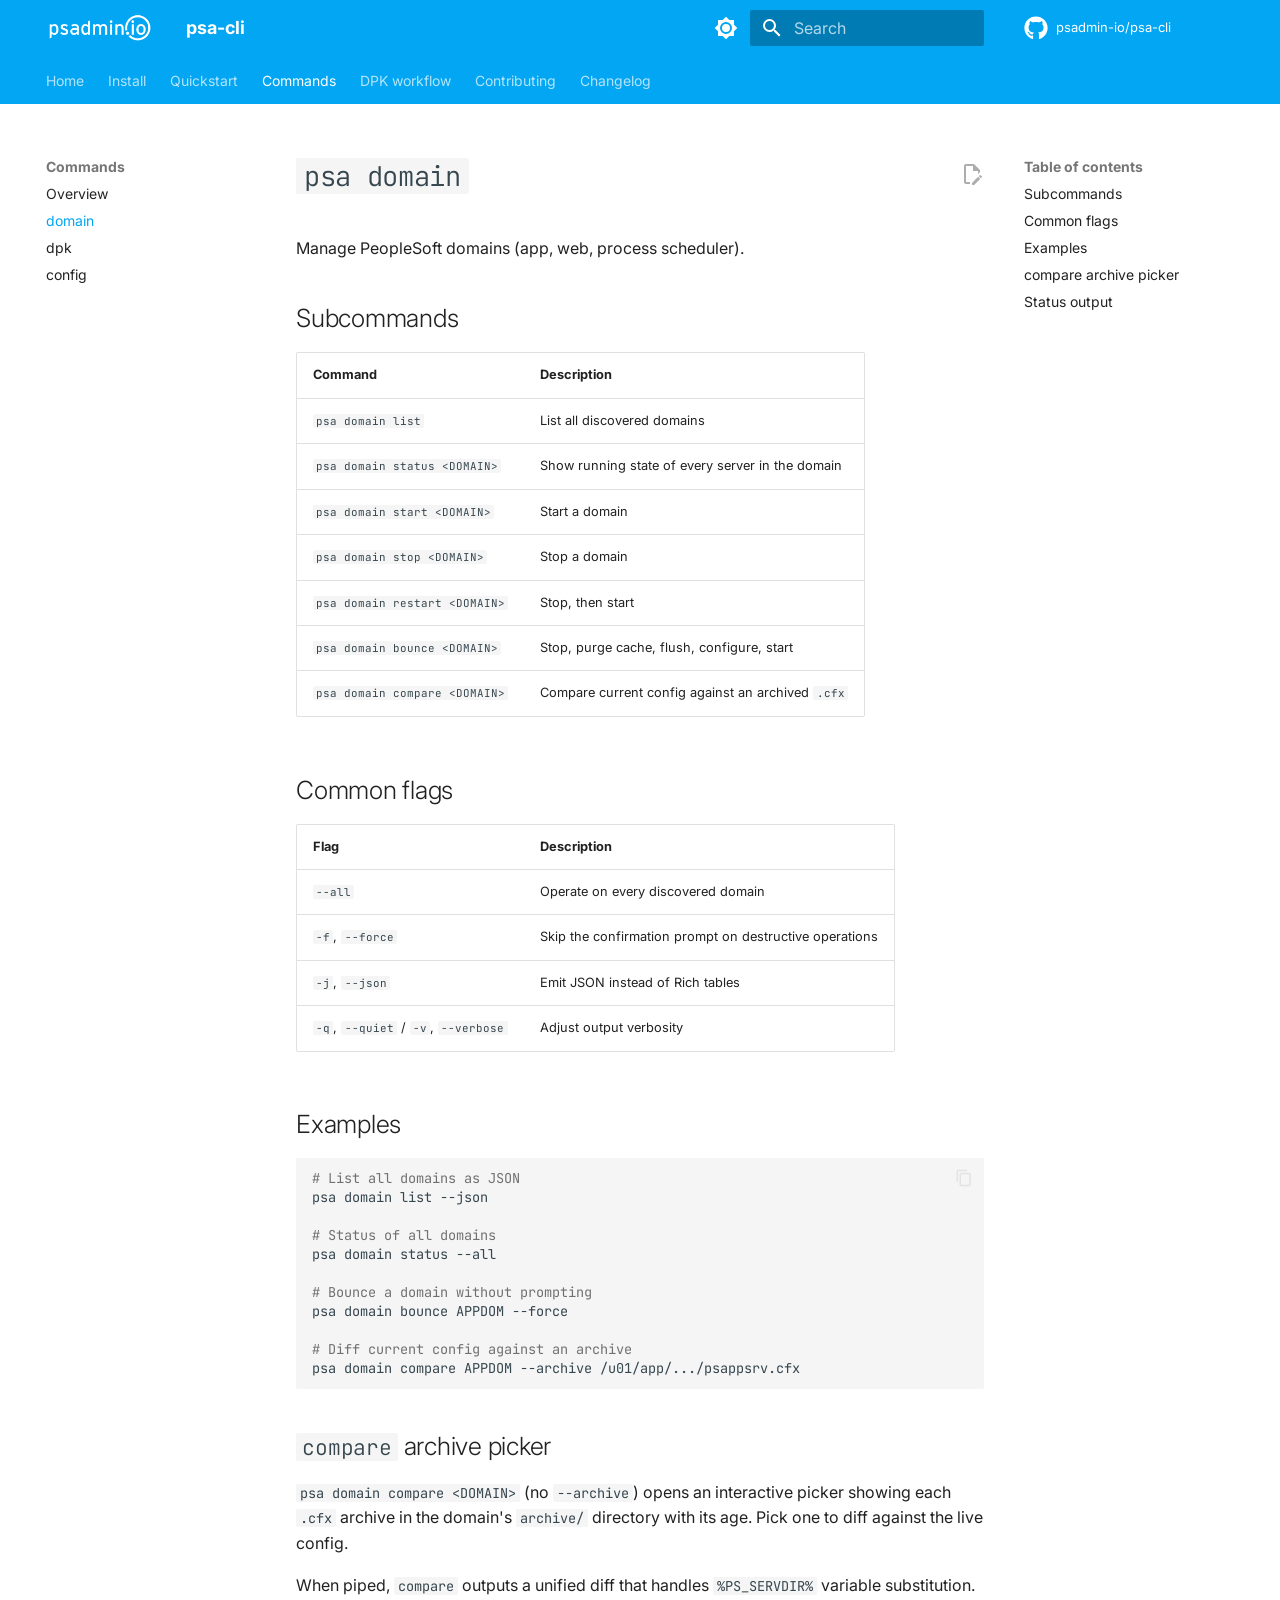
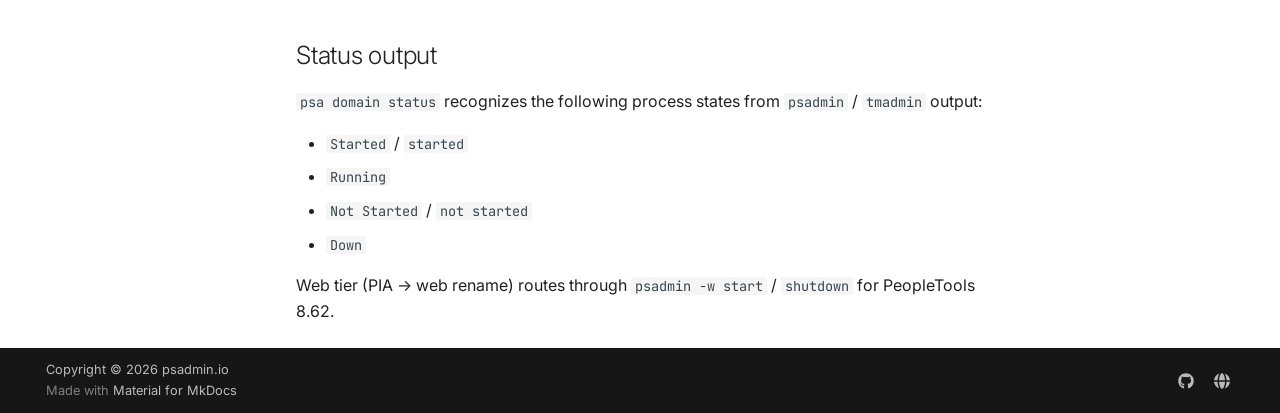
<file: commands/domain/index.html>
<!doctype html>
<html lang="en" class="no-js">
  <head>
    
      <meta charset="utf-8">
      <meta name="viewport" content="width=device-width,initial-scale=1">
      
        <meta name="description" content="A unified command-line tool for PeopleSoft administration">
      
      
      
        <link rel="canonical" href="https://psadmin-io.github.io/psa-cli/commands/domain/">
      
      
        <link rel="prev" href="../">
      
      
        <link rel="next" href="../dpk/">
      
      
        
      
      
      <link rel="icon" href="../../assets/io_blue_80.png">
      <meta name="generator" content="mkdocs-1.6.1, mkdocs-material-9.7.6">
    
    
      
        <title>domain - psa-cli</title>
      
    
    
      <link rel="stylesheet" href="../../assets/stylesheets/main.484c7ddc.min.css">
      
        
        <link rel="stylesheet" href="../../assets/stylesheets/palette.ab4e12ef.min.css">
      
      


    
    
      
    
    
      
        
        
        <link rel="preconnect" href="https://fonts.gstatic.com" crossorigin>
        <link rel="stylesheet" href="https://fonts.googleapis.com/css?family=Inter:300,300i,400,400i,700,700i%7CJetBrains+Mono:400,400i,700,700i&display=fallback">
        <style>:root{--md-text-font:"Inter";--md-code-font:"JetBrains Mono"}</style>
      
    
    
      <link rel="stylesheet" href="../../assets/extra.css">
    
    <script>__md_scope=new URL("../..",location),__md_hash=e=>[...e].reduce(((e,_)=>(e<<5)-e+_.charCodeAt(0)),0),__md_get=(e,_=localStorage,t=__md_scope)=>JSON.parse(_.getItem(t.pathname+"."+e)),__md_set=(e,_,t=localStorage,a=__md_scope)=>{try{t.setItem(a.pathname+"."+e,JSON.stringify(_))}catch(e){}}</script>
    
      

    
    
  </head>
  
  
    
    
      
    
    
    
    
    <body dir="ltr" data-md-color-scheme="default" data-md-color-primary="light-blue" data-md-color-accent="amber">
  
    
    <input class="md-toggle" data-md-toggle="drawer" type="checkbox" id="__drawer" autocomplete="off">
    <input class="md-toggle" data-md-toggle="search" type="checkbox" id="__search" autocomplete="off">
    <label class="md-overlay" for="__drawer"></label>
    <div data-md-component="skip">
      
        
        <a href="#psa-domain" class="md-skip">
          Skip to content
        </a>
      
    </div>
    <div data-md-component="announce">
      
    </div>
    
    
      

<header class="md-header" data-md-component="header">
  <nav class="md-header__inner md-grid" aria-label="Header">
    <a href="../.." title="psa-cli" class="md-header__button md-logo" aria-label="psa-cli" data-md-component="logo">
      
  <img src="../../assets/io_white_400.png" alt="logo">

    </a>
    <label class="md-header__button md-icon" for="__drawer">
      
      <svg xmlns="http://www.w3.org/2000/svg" viewBox="0 0 24 24"><path d="M3 6h18v2H3zm0 5h18v2H3zm0 5h18v2H3z"/></svg>
    </label>
    <div class="md-header__title" data-md-component="header-title">
      <div class="md-header__ellipsis">
        <div class="md-header__topic">
          <span class="md-ellipsis">
            psa-cli
          </span>
        </div>
        <div class="md-header__topic" data-md-component="header-topic">
          <span class="md-ellipsis">
            
              domain
            
          </span>
        </div>
      </div>
    </div>
    
      
        <form class="md-header__option" data-md-component="palette">
  
    
    
    
    <input class="md-option" data-md-color-media="(prefers-color-scheme: light)" data-md-color-scheme="default" data-md-color-primary="light-blue" data-md-color-accent="amber"  aria-label="Switch to dark mode"  type="radio" name="__palette" id="__palette_0">
    
      <label class="md-header__button md-icon" title="Switch to dark mode" for="__palette_1" hidden>
        <svg xmlns="http://www.w3.org/2000/svg" viewBox="0 0 24 24"><path d="M12 8a4 4 0 0 0-4 4 4 4 0 0 0 4 4 4 4 0 0 0 4-4 4 4 0 0 0-4-4m0 10a6 6 0 0 1-6-6 6 6 0 0 1 6-6 6 6 0 0 1 6 6 6 6 0 0 1-6 6m8-9.31V4h-4.69L12 .69 8.69 4H4v4.69L.69 12 4 15.31V20h4.69L12 23.31 15.31 20H20v-4.69L23.31 12z"/></svg>
      </label>
    
  
    
    
    
    <input class="md-option" data-md-color-media="(prefers-color-scheme: dark)" data-md-color-scheme="slate" data-md-color-primary="light-blue" data-md-color-accent="amber"  aria-label="Switch to light mode"  type="radio" name="__palette" id="__palette_1">
    
      <label class="md-header__button md-icon" title="Switch to light mode" for="__palette_0" hidden>
        <svg xmlns="http://www.w3.org/2000/svg" viewBox="0 0 24 24"><path d="M12 18c-.89 0-1.74-.2-2.5-.55C11.56 16.5 13 14.42 13 12s-1.44-4.5-3.5-5.45C10.26 6.2 11.11 6 12 6a6 6 0 0 1 6 6 6 6 0 0 1-6 6m8-9.31V4h-4.69L12 .69 8.69 4H4v4.69L.69 12 4 15.31V20h4.69L12 23.31 15.31 20H20v-4.69L23.31 12z"/></svg>
      </label>
    
  
</form>
      
    
    
      <script>var palette=__md_get("__palette");if(palette&&palette.color){if("(prefers-color-scheme)"===palette.color.media){var media=matchMedia("(prefers-color-scheme: light)"),input=document.querySelector(media.matches?"[data-md-color-media='(prefers-color-scheme: light)']":"[data-md-color-media='(prefers-color-scheme: dark)']");palette.color.media=input.getAttribute("data-md-color-media"),palette.color.scheme=input.getAttribute("data-md-color-scheme"),palette.color.primary=input.getAttribute("data-md-color-primary"),palette.color.accent=input.getAttribute("data-md-color-accent")}for(var[key,value]of Object.entries(palette.color))document.body.setAttribute("data-md-color-"+key,value)}</script>
    
    
    
      
      
        <label class="md-header__button md-icon" for="__search">
          
          <svg xmlns="http://www.w3.org/2000/svg" viewBox="0 0 24 24"><path d="M9.5 3A6.5 6.5 0 0 1 16 9.5c0 1.61-.59 3.09-1.56 4.23l.27.27h.79l5 5-1.5 1.5-5-5v-.79l-.27-.27A6.52 6.52 0 0 1 9.5 16 6.5 6.5 0 0 1 3 9.5 6.5 6.5 0 0 1 9.5 3m0 2C7 5 5 7 5 9.5S7 14 9.5 14 14 12 14 9.5 12 5 9.5 5"/></svg>
        </label>
        <div class="md-search" data-md-component="search" role="dialog">
  <label class="md-search__overlay" for="__search"></label>
  <div class="md-search__inner" role="search">
    <form class="md-search__form" name="search">
      <input type="text" class="md-search__input" name="query" aria-label="Search" placeholder="Search" autocapitalize="off" autocorrect="off" autocomplete="off" spellcheck="false" data-md-component="search-query" required>
      <label class="md-search__icon md-icon" for="__search">
        
        <svg xmlns="http://www.w3.org/2000/svg" viewBox="0 0 24 24"><path d="M9.5 3A6.5 6.5 0 0 1 16 9.5c0 1.61-.59 3.09-1.56 4.23l.27.27h.79l5 5-1.5 1.5-5-5v-.79l-.27-.27A6.52 6.52 0 0 1 9.5 16 6.5 6.5 0 0 1 3 9.5 6.5 6.5 0 0 1 9.5 3m0 2C7 5 5 7 5 9.5S7 14 9.5 14 14 12 14 9.5 12 5 9.5 5"/></svg>
        
        <svg xmlns="http://www.w3.org/2000/svg" viewBox="0 0 24 24"><path d="M20 11v2H8l5.5 5.5-1.42 1.42L4.16 12l7.92-7.92L13.5 5.5 8 11z"/></svg>
      </label>
      <nav class="md-search__options" aria-label="Search">
        
        <button type="reset" class="md-search__icon md-icon" title="Clear" aria-label="Clear" tabindex="-1">
          
          <svg xmlns="http://www.w3.org/2000/svg" viewBox="0 0 24 24"><path d="M19 6.41 17.59 5 12 10.59 6.41 5 5 6.41 10.59 12 5 17.59 6.41 19 12 13.41 17.59 19 19 17.59 13.41 12z"/></svg>
        </button>
      </nav>
      
        <div class="md-search__suggest" data-md-component="search-suggest"></div>
      
    </form>
    <div class="md-search__output">
      <div class="md-search__scrollwrap" tabindex="0" data-md-scrollfix>
        <div class="md-search-result" data-md-component="search-result">
          <div class="md-search-result__meta">
            Initializing search
          </div>
          <ol class="md-search-result__list" role="presentation"></ol>
        </div>
      </div>
    </div>
  </div>
</div>
      
    
    
      <div class="md-header__source">
        <a href="https://github.com/psadmin-io/psa-cli" title="Go to repository" class="md-source" data-md-component="source">
  <div class="md-source__icon md-icon">
    
    <svg xmlns="http://www.w3.org/2000/svg" viewBox="0 0 512 512"><!--! Font Awesome Free 7.1.0 by @fontawesome - https://fontawesome.com License - https://fontawesome.com/license/free (Icons: CC BY 4.0, Fonts: SIL OFL 1.1, Code: MIT License) Copyright 2025 Fonticons, Inc.--><path d="M173.9 397.4c0 2-2.3 3.6-5.2 3.6-3.3.3-5.6-1.3-5.6-3.6 0-2 2.3-3.6 5.2-3.6 3-.3 5.6 1.3 5.6 3.6m-31.1-4.5c-.7 2 1.3 4.3 4.3 4.9 2.6 1 5.6 0 6.2-2s-1.3-4.3-4.3-5.2c-2.6-.7-5.5.3-6.2 2.3m44.2-1.7c-2.9.7-4.9 2.6-4.6 4.9.3 2 2.9 3.3 5.9 2.6 2.9-.7 4.9-2.6 4.6-4.6-.3-1.9-3-3.2-5.9-2.9M252.8 8C114.1 8 8 113.3 8 252c0 110.9 69.8 205.8 169.5 239.2 12.8 2.3 17.3-5.6 17.3-12.1 0-6.2-.3-40.4-.3-61.4 0 0-70 15-84.7-29.8 0 0-11.4-29.1-27.8-36.6 0 0-22.9-15.7 1.6-15.4 0 0 24.9 2 38.6 25.8 21.9 38.6 58.6 27.5 72.9 20.9 2.3-16 8.8-27.1 16-33.7-55.9-6.2-112.3-14.3-112.3-110.5 0-27.5 7.6-41.3 23.6-58.9-2.6-6.5-11.1-33.3 2.6-67.9 20.9-6.5 69 27 69 27 20-5.6 41.5-8.5 62.8-8.5s42.8 2.9 62.8 8.5c0 0 48.1-33.6 69-27 13.7 34.7 5.2 61.4 2.6 67.9 16 17.7 25.8 31.5 25.8 58.9 0 96.5-58.9 104.2-114.8 110.5 9.2 7.9 17 22.9 17 46.4 0 33.7-.3 75.4-.3 83.6 0 6.5 4.6 14.4 17.3 12.1C436.2 457.8 504 362.9 504 252 504 113.3 391.5 8 252.8 8M105.2 352.9c-1.3 1-1 3.3.7 5.2 1.6 1.6 3.9 2.3 5.2 1 1.3-1 1-3.3-.7-5.2-1.6-1.6-3.9-2.3-5.2-1m-10.8-8.1c-.7 1.3.3 2.9 2.3 3.9 1.6 1 3.6.7 4.3-.7.7-1.3-.3-2.9-2.3-3.9-2-.6-3.6-.3-4.3.7m32.4 35.6c-1.6 1.3-1 4.3 1.3 6.2 2.3 2.3 5.2 2.6 6.5 1 1.3-1.3.7-4.3-1.3-6.2-2.2-2.3-5.2-2.6-6.5-1m-11.4-14.7c-1.6 1-1.6 3.6 0 5.9s4.3 3.3 5.6 2.3c1.6-1.3 1.6-3.9 0-6.2-1.4-2.3-4-3.3-5.6-2"/></svg>
  </div>
  <div class="md-source__repository">
    psadmin-io/psa-cli
  </div>
</a>
      </div>
    
  </nav>
  
</header>
    
    <div class="md-container" data-md-component="container">
      
      
        
          
            
<nav class="md-tabs" aria-label="Tabs" data-md-component="tabs">
  <div class="md-grid">
    <ul class="md-tabs__list">
      
        
  
  
  
  
    <li class="md-tabs__item">
      <a href="../.." class="md-tabs__link">
        
  
  
    
  
  Home

      </a>
    </li>
  

      
        
  
  
  
  
    <li class="md-tabs__item">
      <a href="../../install/" class="md-tabs__link">
        
  
  
    
  
  Install

      </a>
    </li>
  

      
        
  
  
  
  
    <li class="md-tabs__item">
      <a href="../../quickstart/" class="md-tabs__link">
        
  
  
    
  
  Quickstart

      </a>
    </li>
  

      
        
  
  
  
    
  
  
    
    
      <li class="md-tabs__item md-tabs__item--active">
        <a href="../" class="md-tabs__link">
          
  
  
  Commands

        </a>
      </li>
    
  

      
        
  
  
  
  
    
    
      <li class="md-tabs__item">
        <a href="../../dpk/provisioning-workflow/" class="md-tabs__link">
          
  
  
  DPK workflow

        </a>
      </li>
    
  

      
        
  
  
  
  
    <li class="md-tabs__item">
      <a href="../../contributing/" class="md-tabs__link">
        
  
  
    
  
  Contributing

      </a>
    </li>
  

      
        
  
  
  
  
    <li class="md-tabs__item">
      <a href="../../changelog/" class="md-tabs__link">
        
  
  
    
  
  Changelog

      </a>
    </li>
  

      
    </ul>
  </div>
</nav>
          
        
      
      <main class="md-main" data-md-component="main">
        <div class="md-main__inner md-grid">
          
            
              
              <div class="md-sidebar md-sidebar--primary" data-md-component="sidebar" data-md-type="navigation" >
                <div class="md-sidebar__scrollwrap">
                  <div class="md-sidebar__inner">
                    


  


<nav class="md-nav md-nav--primary md-nav--lifted" aria-label="Navigation" data-md-level="0">
  <label class="md-nav__title" for="__drawer">
    <a href="../.." title="psa-cli" class="md-nav__button md-logo" aria-label="psa-cli" data-md-component="logo">
      
  <img src="../../assets/io_white_400.png" alt="logo">

    </a>
    psa-cli
  </label>
  
    <div class="md-nav__source">
      <a href="https://github.com/psadmin-io/psa-cli" title="Go to repository" class="md-source" data-md-component="source">
  <div class="md-source__icon md-icon">
    
    <svg xmlns="http://www.w3.org/2000/svg" viewBox="0 0 512 512"><!--! Font Awesome Free 7.1.0 by @fontawesome - https://fontawesome.com License - https://fontawesome.com/license/free (Icons: CC BY 4.0, Fonts: SIL OFL 1.1, Code: MIT License) Copyright 2025 Fonticons, Inc.--><path d="M173.9 397.4c0 2-2.3 3.6-5.2 3.6-3.3.3-5.6-1.3-5.6-3.6 0-2 2.3-3.6 5.2-3.6 3-.3 5.6 1.3 5.6 3.6m-31.1-4.5c-.7 2 1.3 4.3 4.3 4.9 2.6 1 5.6 0 6.2-2s-1.3-4.3-4.3-5.2c-2.6-.7-5.5.3-6.2 2.3m44.2-1.7c-2.9.7-4.9 2.6-4.6 4.9.3 2 2.9 3.3 5.9 2.6 2.9-.7 4.9-2.6 4.6-4.6-.3-1.9-3-3.2-5.9-2.9M252.8 8C114.1 8 8 113.3 8 252c0 110.9 69.8 205.8 169.5 239.2 12.8 2.3 17.3-5.6 17.3-12.1 0-6.2-.3-40.4-.3-61.4 0 0-70 15-84.7-29.8 0 0-11.4-29.1-27.8-36.6 0 0-22.9-15.7 1.6-15.4 0 0 24.9 2 38.6 25.8 21.9 38.6 58.6 27.5 72.9 20.9 2.3-16 8.8-27.1 16-33.7-55.9-6.2-112.3-14.3-112.3-110.5 0-27.5 7.6-41.3 23.6-58.9-2.6-6.5-11.1-33.3 2.6-67.9 20.9-6.5 69 27 69 27 20-5.6 41.5-8.5 62.8-8.5s42.8 2.9 62.8 8.5c0 0 48.1-33.6 69-27 13.7 34.7 5.2 61.4 2.6 67.9 16 17.7 25.8 31.5 25.8 58.9 0 96.5-58.9 104.2-114.8 110.5 9.2 7.9 17 22.9 17 46.4 0 33.7-.3 75.4-.3 83.6 0 6.5 4.6 14.4 17.3 12.1C436.2 457.8 504 362.9 504 252 504 113.3 391.5 8 252.8 8M105.2 352.9c-1.3 1-1 3.3.7 5.2 1.6 1.6 3.9 2.3 5.2 1 1.3-1 1-3.3-.7-5.2-1.6-1.6-3.9-2.3-5.2-1m-10.8-8.1c-.7 1.3.3 2.9 2.3 3.9 1.6 1 3.6.7 4.3-.7.7-1.3-.3-2.9-2.3-3.9-2-.6-3.6-.3-4.3.7m32.4 35.6c-1.6 1.3-1 4.3 1.3 6.2 2.3 2.3 5.2 2.6 6.5 1 1.3-1.3.7-4.3-1.3-6.2-2.2-2.3-5.2-2.6-6.5-1m-11.4-14.7c-1.6 1-1.6 3.6 0 5.9s4.3 3.3 5.6 2.3c1.6-1.3 1.6-3.9 0-6.2-1.4-2.3-4-3.3-5.6-2"/></svg>
  </div>
  <div class="md-source__repository">
    psadmin-io/psa-cli
  </div>
</a>
    </div>
  
  <ul class="md-nav__list" data-md-scrollfix>
    
      
      
  
  
  
  
    <li class="md-nav__item">
      <a href="../.." class="md-nav__link">
        
  
  
  <span class="md-ellipsis">
    
  
    Home
  

    
  </span>
  
  

      </a>
    </li>
  

    
      
      
  
  
  
  
    <li class="md-nav__item">
      <a href="../../install/" class="md-nav__link">
        
  
  
  <span class="md-ellipsis">
    
  
    Install
  

    
  </span>
  
  

      </a>
    </li>
  

    
      
      
  
  
  
  
    <li class="md-nav__item">
      <a href="../../quickstart/" class="md-nav__link">
        
  
  
  <span class="md-ellipsis">
    
  
    Quickstart
  

    
  </span>
  
  

      </a>
    </li>
  

    
      
      
  
  
    
  
  
  
    
    
    
    
      
        
        
      
      
        
      
    
    
    <li class="md-nav__item md-nav__item--active md-nav__item--section md-nav__item--nested">
      
        
        
        <input class="md-nav__toggle md-toggle " type="checkbox" id="__nav_4" checked>
        
          
          <label class="md-nav__link" for="__nav_4" id="__nav_4_label" tabindex="">
            
  
  
  <span class="md-ellipsis">
    
  
    Commands
  

    
  </span>
  
  

            <span class="md-nav__icon md-icon"></span>
          </label>
        
        <nav class="md-nav" data-md-level="1" aria-labelledby="__nav_4_label" aria-expanded="true">
          <label class="md-nav__title" for="__nav_4">
            <span class="md-nav__icon md-icon"></span>
            
  
    Commands
  

          </label>
          <ul class="md-nav__list" data-md-scrollfix>
            
              
                
  
  
  
  
    <li class="md-nav__item">
      <a href="../" class="md-nav__link">
        
  
  
  <span class="md-ellipsis">
    
  
    Overview
  

    
  </span>
  
  

      </a>
    </li>
  

              
            
              
                
  
  
    
  
  
  
    <li class="md-nav__item md-nav__item--active">
      
      <input class="md-nav__toggle md-toggle" type="checkbox" id="__toc">
      
      
        
      
      
        <label class="md-nav__link md-nav__link--active" for="__toc">
          
  
  
  <span class="md-ellipsis">
    
  
    domain
  

    
  </span>
  
  

          <span class="md-nav__icon md-icon"></span>
        </label>
      
      <a href="./" class="md-nav__link md-nav__link--active">
        
  
  
  <span class="md-ellipsis">
    
  
    domain
  

    
  </span>
  
  

      </a>
      
        

<nav class="md-nav md-nav--secondary" aria-label="Table of contents">
  
  
  
    
  
  
    <label class="md-nav__title" for="__toc">
      <span class="md-nav__icon md-icon"></span>
      Table of contents
    </label>
    <ul class="md-nav__list" data-md-component="toc" data-md-scrollfix>
      
        <li class="md-nav__item">
  <a href="#subcommands" class="md-nav__link">
    <span class="md-ellipsis">
      
        Subcommands
      
    </span>
  </a>
  
</li>
      
        <li class="md-nav__item">
  <a href="#common-flags" class="md-nav__link">
    <span class="md-ellipsis">
      
        Common flags
      
    </span>
  </a>
  
</li>
      
        <li class="md-nav__item">
  <a href="#examples" class="md-nav__link">
    <span class="md-ellipsis">
      
        Examples
      
    </span>
  </a>
  
</li>
      
        <li class="md-nav__item">
  <a href="#compare-archive-picker" class="md-nav__link">
    <span class="md-ellipsis">
      
        compare archive picker
      
    </span>
  </a>
  
</li>
      
        <li class="md-nav__item">
  <a href="#status-output" class="md-nav__link">
    <span class="md-ellipsis">
      
        Status output
      
    </span>
  </a>
  
</li>
      
    </ul>
  
</nav>
      
    </li>
  

              
            
              
                
  
  
  
  
    <li class="md-nav__item">
      <a href="../dpk/" class="md-nav__link">
        
  
  
  <span class="md-ellipsis">
    
  
    dpk
  

    
  </span>
  
  

      </a>
    </li>
  

              
            
              
                
  
  
  
  
    <li class="md-nav__item">
      <a href="../config/" class="md-nav__link">
        
  
  
  <span class="md-ellipsis">
    
  
    config
  

    
  </span>
  
  

      </a>
    </li>
  

              
            
          </ul>
        </nav>
      
    </li>
  

    
      
      
  
  
  
  
    
    
    
    
      
      
        
      
    
    
    <li class="md-nav__item md-nav__item--nested">
      
        
        
        <input class="md-nav__toggle md-toggle " type="checkbox" id="__nav_5" >
        
          
          <label class="md-nav__link" for="__nav_5" id="__nav_5_label" tabindex="0">
            
  
  
  <span class="md-ellipsis">
    
  
    DPK workflow
  

    
  </span>
  
  

            <span class="md-nav__icon md-icon"></span>
          </label>
        
        <nav class="md-nav" data-md-level="1" aria-labelledby="__nav_5_label" aria-expanded="false">
          <label class="md-nav__title" for="__nav_5">
            <span class="md-nav__icon md-icon"></span>
            
  
    DPK workflow
  

          </label>
          <ul class="md-nav__list" data-md-scrollfix>
            
              
                
  
  
  
  
    <li class="md-nav__item">
      <a href="../../dpk/provisioning-workflow/" class="md-nav__link">
        
  
  
  <span class="md-ellipsis">
    
  
    Provisioning workflow
  

    
  </span>
  
  

      </a>
    </li>
  

              
            
              
                
  
  
  
  
    <li class="md-nav__item">
      <a href="../../dpk/validation-quickstart/" class="md-nav__link">
        
  
  
  <span class="md-ellipsis">
    
  
    Validation quickstart
  

    
  </span>
  
  

      </a>
    </li>
  

              
            
          </ul>
        </nav>
      
    </li>
  

    
      
      
  
  
  
  
    <li class="md-nav__item">
      <a href="../../contributing/" class="md-nav__link">
        
  
  
  <span class="md-ellipsis">
    
  
    Contributing
  

    
  </span>
  
  

      </a>
    </li>
  

    
      
      
  
  
  
  
    <li class="md-nav__item">
      <a href="../../changelog/" class="md-nav__link">
        
  
  
  <span class="md-ellipsis">
    
  
    Changelog
  

    
  </span>
  
  

      </a>
    </li>
  

    
  </ul>
</nav>
                  </div>
                </div>
              </div>
            
            
              
              <div class="md-sidebar md-sidebar--secondary" data-md-component="sidebar" data-md-type="toc" >
                <div class="md-sidebar__scrollwrap">
                  <div class="md-sidebar__inner">
                    

<nav class="md-nav md-nav--secondary" aria-label="Table of contents">
  
  
  
    
  
  
    <label class="md-nav__title" for="__toc">
      <span class="md-nav__icon md-icon"></span>
      Table of contents
    </label>
    <ul class="md-nav__list" data-md-component="toc" data-md-scrollfix>
      
        <li class="md-nav__item">
  <a href="#subcommands" class="md-nav__link">
    <span class="md-ellipsis">
      
        Subcommands
      
    </span>
  </a>
  
</li>
      
        <li class="md-nav__item">
  <a href="#common-flags" class="md-nav__link">
    <span class="md-ellipsis">
      
        Common flags
      
    </span>
  </a>
  
</li>
      
        <li class="md-nav__item">
  <a href="#examples" class="md-nav__link">
    <span class="md-ellipsis">
      
        Examples
      
    </span>
  </a>
  
</li>
      
        <li class="md-nav__item">
  <a href="#compare-archive-picker" class="md-nav__link">
    <span class="md-ellipsis">
      
        compare archive picker
      
    </span>
  </a>
  
</li>
      
        <li class="md-nav__item">
  <a href="#status-output" class="md-nav__link">
    <span class="md-ellipsis">
      
        Status output
      
    </span>
  </a>
  
</li>
      
    </ul>
  
</nav>
                  </div>
                </div>
              </div>
            
          
          
            <div class="md-content" data-md-component="content">
              
              <article class="md-content__inner md-typeset">
                
                  


  
    <a href="https://github.com/psadmin-io/psa-cli/edit/main/docs/commands/domain.md" title="Edit this page" class="md-content__button md-icon" rel="edit">
      
      <svg xmlns="http://www.w3.org/2000/svg" viewBox="0 0 24 24"><path d="M10 20H6V4h7v5h5v3.1l2-2V8l-6-6H6c-1.1 0-2 .9-2 2v16c0 1.1.9 2 2 2h4zm10.2-7c.1 0 .3.1.4.2l1.3 1.3c.2.2.2.6 0 .8l-1 1-2.1-2.1 1-1c.1-.1.2-.2.4-.2m0 3.9L14.1 23H12v-2.1l6.1-6.1z"/></svg>
    </a>
  
  


<h1 id="psa-domain"><code>psa domain</code><a class="headerlink" href="#psa-domain" title="Permanent link">&para;</a></h1>
<p>Manage PeopleSoft domains (app, web, process scheduler).</p>
<h2 id="subcommands">Subcommands<a class="headerlink" href="#subcommands" title="Permanent link">&para;</a></h2>
<table>
<thead>
<tr>
<th>Command</th>
<th>Description</th>
</tr>
</thead>
<tbody>
<tr>
<td><code>psa domain list</code></td>
<td>List all discovered domains</td>
</tr>
<tr>
<td><code>psa domain status &lt;DOMAIN&gt;</code></td>
<td>Show running state of every server in the domain</td>
</tr>
<tr>
<td><code>psa domain start &lt;DOMAIN&gt;</code></td>
<td>Start a domain</td>
</tr>
<tr>
<td><code>psa domain stop &lt;DOMAIN&gt;</code></td>
<td>Stop a domain</td>
</tr>
<tr>
<td><code>psa domain restart &lt;DOMAIN&gt;</code></td>
<td>Stop, then start</td>
</tr>
<tr>
<td><code>psa domain bounce &lt;DOMAIN&gt;</code></td>
<td>Stop, purge cache, flush, configure, start</td>
</tr>
<tr>
<td><code>psa domain compare &lt;DOMAIN&gt;</code></td>
<td>Compare current config against an archived <code>.cfx</code></td>
</tr>
</tbody>
</table>
<h2 id="common-flags">Common flags<a class="headerlink" href="#common-flags" title="Permanent link">&para;</a></h2>
<table>
<thead>
<tr>
<th>Flag</th>
<th>Description</th>
</tr>
</thead>
<tbody>
<tr>
<td><code>--all</code></td>
<td>Operate on every discovered domain</td>
</tr>
<tr>
<td><code>-f</code>, <code>--force</code></td>
<td>Skip the confirmation prompt on destructive operations</td>
</tr>
<tr>
<td><code>-j</code>, <code>--json</code></td>
<td>Emit JSON instead of Rich tables</td>
</tr>
<tr>
<td><code>-q</code>, <code>--quiet</code> / <code>-v</code>, <code>--verbose</code></td>
<td>Adjust output verbosity</td>
</tr>
</tbody>
</table>
<h2 id="examples">Examples<a class="headerlink" href="#examples" title="Permanent link">&para;</a></h2>
<div class="language-bash highlight"><pre><span></span><code><span id="__span-0-1"><a id="__codelineno-0-1" name="__codelineno-0-1" href="#__codelineno-0-1"></a><span class="c1"># List all domains as JSON</span>
</span><span id="__span-0-2"><a id="__codelineno-0-2" name="__codelineno-0-2" href="#__codelineno-0-2"></a>psa<span class="w"> </span>domain<span class="w"> </span>list<span class="w"> </span>--json
</span><span id="__span-0-3"><a id="__codelineno-0-3" name="__codelineno-0-3" href="#__codelineno-0-3"></a>
</span><span id="__span-0-4"><a id="__codelineno-0-4" name="__codelineno-0-4" href="#__codelineno-0-4"></a><span class="c1"># Status of all domains</span>
</span><span id="__span-0-5"><a id="__codelineno-0-5" name="__codelineno-0-5" href="#__codelineno-0-5"></a>psa<span class="w"> </span>domain<span class="w"> </span>status<span class="w"> </span>--all
</span><span id="__span-0-6"><a id="__codelineno-0-6" name="__codelineno-0-6" href="#__codelineno-0-6"></a>
</span><span id="__span-0-7"><a id="__codelineno-0-7" name="__codelineno-0-7" href="#__codelineno-0-7"></a><span class="c1"># Bounce a domain without prompting</span>
</span><span id="__span-0-8"><a id="__codelineno-0-8" name="__codelineno-0-8" href="#__codelineno-0-8"></a>psa<span class="w"> </span>domain<span class="w"> </span>bounce<span class="w"> </span>APPDOM<span class="w"> </span>--force
</span><span id="__span-0-9"><a id="__codelineno-0-9" name="__codelineno-0-9" href="#__codelineno-0-9"></a>
</span><span id="__span-0-10"><a id="__codelineno-0-10" name="__codelineno-0-10" href="#__codelineno-0-10"></a><span class="c1"># Diff current config against an archive</span>
</span><span id="__span-0-11"><a id="__codelineno-0-11" name="__codelineno-0-11" href="#__codelineno-0-11"></a>psa<span class="w"> </span>domain<span class="w"> </span>compare<span class="w"> </span>APPDOM<span class="w"> </span>--archive<span class="w"> </span>/u01/app/.../psappsrv.cfx
</span></code></pre></div>
<h2 id="compare-archive-picker"><code>compare</code> archive picker<a class="headerlink" href="#compare-archive-picker" title="Permanent link">&para;</a></h2>
<p><code>psa domain compare &lt;DOMAIN&gt;</code> (no <code>--archive</code>) opens an interactive picker showing each <code>.cfx</code> archive in the domain's <code>archive/</code> directory with its age. Pick one to diff against the live config.</p>
<p>When piped, <code>compare</code> outputs a unified diff that handles <code>%PS_SERVDIR%</code> variable substitution.</p>
<h2 id="status-output">Status output<a class="headerlink" href="#status-output" title="Permanent link">&para;</a></h2>
<p><code>psa domain status</code> recognizes the following process states from <code>psadmin</code> / <code>tmadmin</code> output:</p>
<ul>
<li><code>Started</code> / <code>started</code></li>
<li><code>Running</code></li>
<li><code>Not Started</code> / <code>not started</code></li>
<li><code>Down</code></li>
</ul>
<p>Web tier (PIA → web rename) routes through <code>psadmin -w start</code> / <code>shutdown</code> for PeopleTools 8.62.</p>












                
              </article>
            </div>
          
          
  <script>var tabs=__md_get("__tabs");if(Array.isArray(tabs))e:for(var set of document.querySelectorAll(".tabbed-set")){var labels=set.querySelector(".tabbed-labels");for(var tab of tabs)for(var label of labels.getElementsByTagName("label"))if(label.innerText.trim()===tab){var input=document.getElementById(label.htmlFor);input.checked=!0;continue e}}</script>

<script>var target=document.getElementById(location.hash.slice(1));target&&target.name&&(target.checked=target.name.startsWith("__tabbed_"))</script>
        </div>
        
          <button type="button" class="md-top md-icon" data-md-component="top" hidden>
  
  <svg xmlns="http://www.w3.org/2000/svg" viewBox="0 0 24 24"><path d="M13 20h-2V8l-5.5 5.5-1.42-1.42L12 4.16l7.92 7.92-1.42 1.42L13 8z"/></svg>
  Back to top
</button>
        
      </main>
      
        <footer class="md-footer">
  
  <div class="md-footer-meta md-typeset">
    <div class="md-footer-meta__inner md-grid">
      <div class="md-copyright">
  
    <div class="md-copyright__highlight">
      Copyright &copy; 2026 psadmin.io
    </div>
  
  
    Made with
    <a href="https://squidfunk.github.io/mkdocs-material/" target="_blank" rel="noopener">
      Material for MkDocs
    </a>
  
</div>
      
        
<div class="md-social">
  
    
    
    
    
      
      
    
    <a href="https://github.com/psadmin-io/psa-cli" target="_blank" rel="noopener" title="github.com" class="md-social__link">
      <svg xmlns="http://www.w3.org/2000/svg" viewBox="0 0 512 512"><!--! Font Awesome Free 7.1.0 by @fontawesome - https://fontawesome.com License - https://fontawesome.com/license/free (Icons: CC BY 4.0, Fonts: SIL OFL 1.1, Code: MIT License) Copyright 2025 Fonticons, Inc.--><path d="M173.9 397.4c0 2-2.3 3.6-5.2 3.6-3.3.3-5.6-1.3-5.6-3.6 0-2 2.3-3.6 5.2-3.6 3-.3 5.6 1.3 5.6 3.6m-31.1-4.5c-.7 2 1.3 4.3 4.3 4.9 2.6 1 5.6 0 6.2-2s-1.3-4.3-4.3-5.2c-2.6-.7-5.5.3-6.2 2.3m44.2-1.7c-2.9.7-4.9 2.6-4.6 4.9.3 2 2.9 3.3 5.9 2.6 2.9-.7 4.9-2.6 4.6-4.6-.3-1.9-3-3.2-5.9-2.9M252.8 8C114.1 8 8 113.3 8 252c0 110.9 69.8 205.8 169.5 239.2 12.8 2.3 17.3-5.6 17.3-12.1 0-6.2-.3-40.4-.3-61.4 0 0-70 15-84.7-29.8 0 0-11.4-29.1-27.8-36.6 0 0-22.9-15.7 1.6-15.4 0 0 24.9 2 38.6 25.8 21.9 38.6 58.6 27.5 72.9 20.9 2.3-16 8.8-27.1 16-33.7-55.9-6.2-112.3-14.3-112.3-110.5 0-27.5 7.6-41.3 23.6-58.9-2.6-6.5-11.1-33.3 2.6-67.9 20.9-6.5 69 27 69 27 20-5.6 41.5-8.5 62.8-8.5s42.8 2.9 62.8 8.5c0 0 48.1-33.6 69-27 13.7 34.7 5.2 61.4 2.6 67.9 16 17.7 25.8 31.5 25.8 58.9 0 96.5-58.9 104.2-114.8 110.5 9.2 7.9 17 22.9 17 46.4 0 33.7-.3 75.4-.3 83.6 0 6.5 4.6 14.4 17.3 12.1C436.2 457.8 504 362.9 504 252 504 113.3 391.5 8 252.8 8M105.2 352.9c-1.3 1-1 3.3.7 5.2 1.6 1.6 3.9 2.3 5.2 1 1.3-1 1-3.3-.7-5.2-1.6-1.6-3.9-2.3-5.2-1m-10.8-8.1c-.7 1.3.3 2.9 2.3 3.9 1.6 1 3.6.7 4.3-.7.7-1.3-.3-2.9-2.3-3.9-2-.6-3.6-.3-4.3.7m32.4 35.6c-1.6 1.3-1 4.3 1.3 6.2 2.3 2.3 5.2 2.6 6.5 1 1.3-1.3.7-4.3-1.3-6.2-2.2-2.3-5.2-2.6-6.5-1m-11.4-14.7c-1.6 1-1.6 3.6 0 5.9s4.3 3.3 5.6 2.3c1.6-1.3 1.6-3.9 0-6.2-1.4-2.3-4-3.3-5.6-2"/></svg>
    </a>
  
    
    
    
    
      
      
    
    <a href="https://psadmin.io" target="_blank" rel="noopener" title="psadmin.io" class="md-social__link">
      <svg xmlns="http://www.w3.org/2000/svg" viewBox="0 0 512 512"><!--! Font Awesome Free 7.1.0 by @fontawesome - https://fontawesome.com License - https://fontawesome.com/license/free (Icons: CC BY 4.0, Fonts: SIL OFL 1.1, Code: MIT License) Copyright 2025 Fonticons, Inc.--><path d="M351.9 280H161c2.9 64.5 17.2 123.9 37.5 167.4 11.4 24.5 23.7 41.8 35.1 52.4 11.2 10.5 18.9 12.2 22.9 12.2s11.7-1.7 22.9-12.2c11.4-10.6 23.7-28 35.1-52.4 20.3-43.5 34.6-102.9 37.5-167.4zm-191-48h190.9c-2.8-64.5-17.1-123.9-37.4-167.4-11.4-24.4-23.7-41.8-35.1-52.4C268.1 1.7 260.4 0 256.4 0s-11.7 1.7-22.9 12.2c-11.4 10.6-23.7 28-35.1 52.4-20.3 43.5-34.6 102.9-37.5 167.4m-48 0c3.5-85.6 25.6-165.1 57.9-217.3C78.7 47.3 10.9 131.2 1.5 232zM1.5 280c9.4 100.8 77.2 184.7 169.3 217.3-32.3-52.2-54.4-131.7-57.9-217.3zm398.4 0c-3.5 85.6-25.6 165.1-57.9 217.3 92.1-32.7 159.9-116.5 169.3-217.3zm111.4-48C501.9 131.2 434.1 47.3 342 14.7c32.3 52.2 54.4 131.7 57.9 217.3z"/></svg>
    </a>
  
</div>
      
    </div>
  </div>
</footer>
      
    </div>
    <div class="md-dialog" data-md-component="dialog">
      <div class="md-dialog__inner md-typeset"></div>
    </div>
    
    
    
      
      
      <script id="__config" type="application/json">{"annotate": null, "base": "../..", "features": ["navigation.tabs", "navigation.sections", "navigation.top", "navigation.tracking", "navigation.instant", "search.suggest", "search.highlight", "content.code.copy", "content.code.annotate", "content.action.edit", "content.tabs.link", "toc.follow"], "search": "../../assets/javascripts/workers/search.2c215733.min.js", "tags": null, "translations": {"clipboard.copied": "Copied to clipboard", "clipboard.copy": "Copy to clipboard", "search.result.more.one": "1 more on this page", "search.result.more.other": "# more on this page", "search.result.none": "No matching documents", "search.result.one": "1 matching document", "search.result.other": "# matching documents", "search.result.placeholder": "Type to start searching", "search.result.term.missing": "Missing", "select.version": "Select version"}, "version": null}</script>
    
    
      <script src="../../assets/javascripts/bundle.79ae519e.min.js"></script>
      
    
  </body>
</html>
</file>
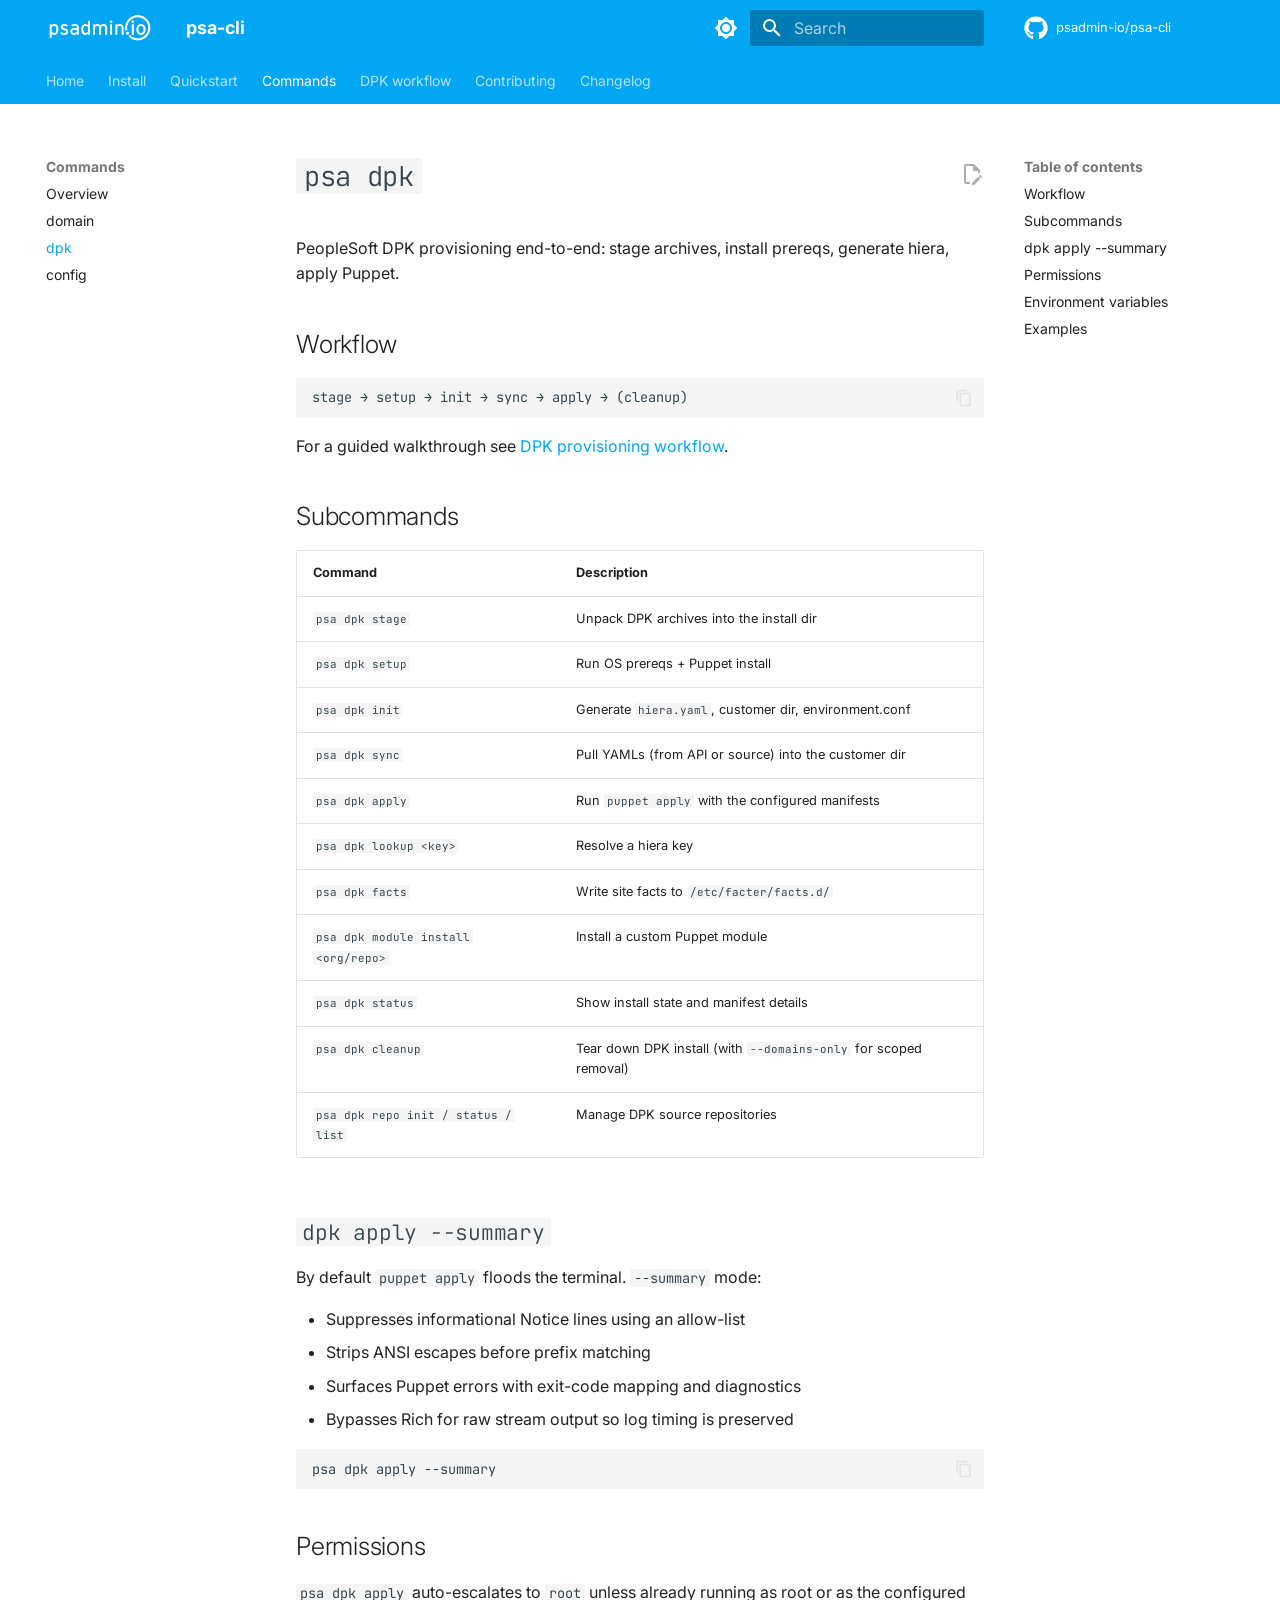
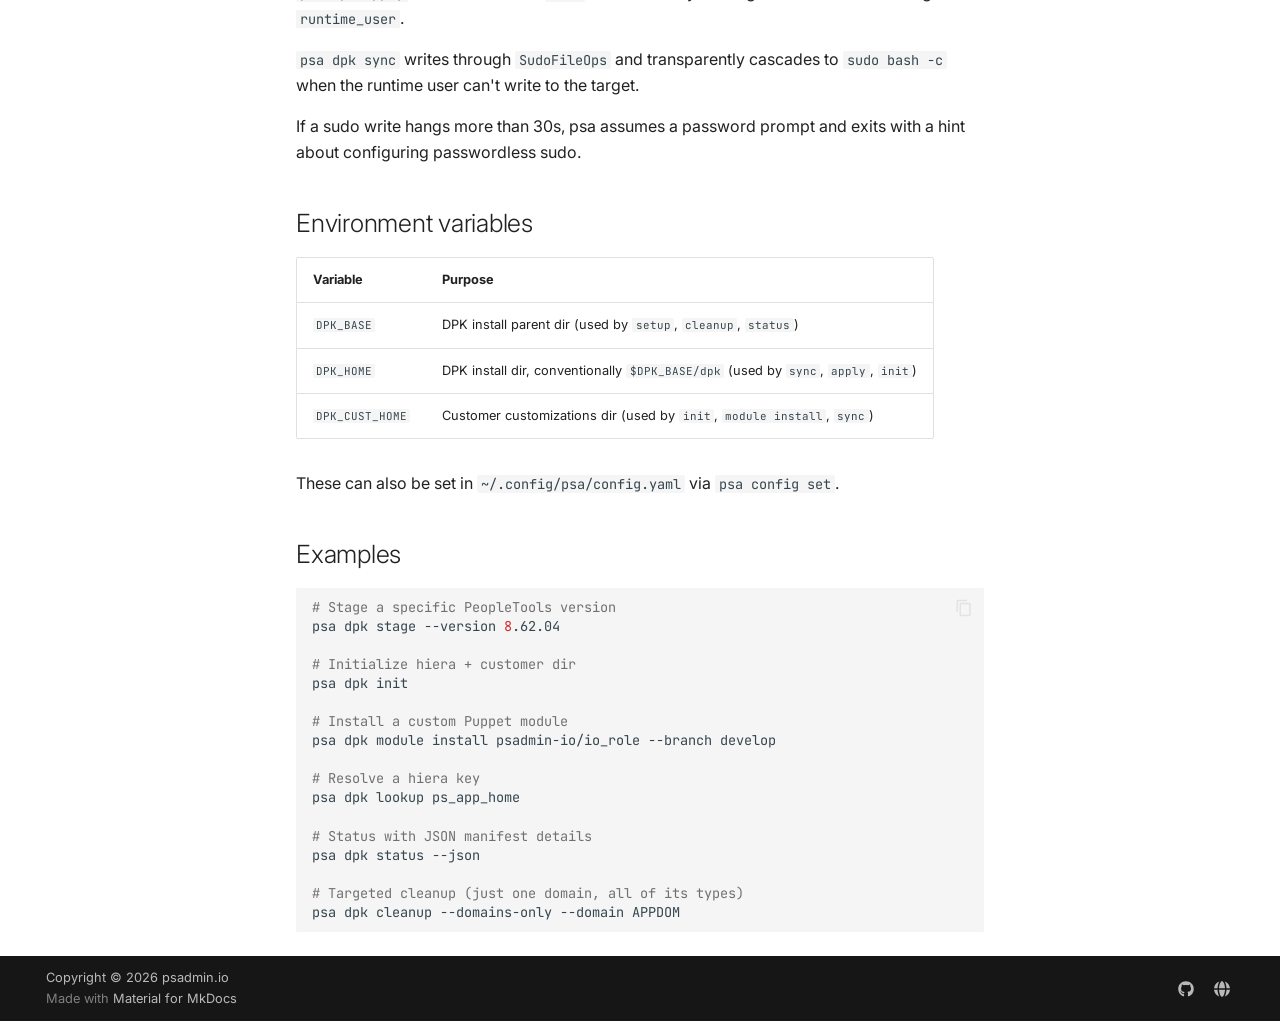
<file: commands/dpk/index.html>
<!doctype html>
<html lang="en" class="no-js">
  <head>
    
      <meta charset="utf-8">
      <meta name="viewport" content="width=device-width,initial-scale=1">
      
        <meta name="description" content="A unified command-line tool for PeopleSoft administration">
      
      
      
        <link rel="canonical" href="https://psadmin-io.github.io/psa-cli/commands/dpk/">
      
      
        <link rel="prev" href="../domain/">
      
      
        <link rel="next" href="../config/">
      
      
        
      
      
      <link rel="icon" href="../../assets/io_blue_80.png">
      <meta name="generator" content="mkdocs-1.6.1, mkdocs-material-9.7.6">
    
    
      
        <title>dpk - psa-cli</title>
      
    
    
      <link rel="stylesheet" href="../../assets/stylesheets/main.484c7ddc.min.css">
      
        
        <link rel="stylesheet" href="../../assets/stylesheets/palette.ab4e12ef.min.css">
      
      


    
    
      
    
    
      
        
        
        <link rel="preconnect" href="https://fonts.gstatic.com" crossorigin>
        <link rel="stylesheet" href="https://fonts.googleapis.com/css?family=Inter:300,300i,400,400i,700,700i%7CJetBrains+Mono:400,400i,700,700i&display=fallback">
        <style>:root{--md-text-font:"Inter";--md-code-font:"JetBrains Mono"}</style>
      
    
    
      <link rel="stylesheet" href="../../assets/extra.css">
    
    <script>__md_scope=new URL("../..",location),__md_hash=e=>[...e].reduce(((e,_)=>(e<<5)-e+_.charCodeAt(0)),0),__md_get=(e,_=localStorage,t=__md_scope)=>JSON.parse(_.getItem(t.pathname+"."+e)),__md_set=(e,_,t=localStorage,a=__md_scope)=>{try{t.setItem(a.pathname+"."+e,JSON.stringify(_))}catch(e){}}</script>
    
      

    
    
  </head>
  
  
    
    
      
    
    
    
    
    <body dir="ltr" data-md-color-scheme="default" data-md-color-primary="light-blue" data-md-color-accent="amber">
  
    
    <input class="md-toggle" data-md-toggle="drawer" type="checkbox" id="__drawer" autocomplete="off">
    <input class="md-toggle" data-md-toggle="search" type="checkbox" id="__search" autocomplete="off">
    <label class="md-overlay" for="__drawer"></label>
    <div data-md-component="skip">
      
        
        <a href="#psa-dpk" class="md-skip">
          Skip to content
        </a>
      
    </div>
    <div data-md-component="announce">
      
    </div>
    
    
      

<header class="md-header" data-md-component="header">
  <nav class="md-header__inner md-grid" aria-label="Header">
    <a href="../.." title="psa-cli" class="md-header__button md-logo" aria-label="psa-cli" data-md-component="logo">
      
  <img src="../../assets/io_white_400.png" alt="logo">

    </a>
    <label class="md-header__button md-icon" for="__drawer">
      
      <svg xmlns="http://www.w3.org/2000/svg" viewBox="0 0 24 24"><path d="M3 6h18v2H3zm0 5h18v2H3zm0 5h18v2H3z"/></svg>
    </label>
    <div class="md-header__title" data-md-component="header-title">
      <div class="md-header__ellipsis">
        <div class="md-header__topic">
          <span class="md-ellipsis">
            psa-cli
          </span>
        </div>
        <div class="md-header__topic" data-md-component="header-topic">
          <span class="md-ellipsis">
            
              dpk
            
          </span>
        </div>
      </div>
    </div>
    
      
        <form class="md-header__option" data-md-component="palette">
  
    
    
    
    <input class="md-option" data-md-color-media="(prefers-color-scheme: light)" data-md-color-scheme="default" data-md-color-primary="light-blue" data-md-color-accent="amber"  aria-label="Switch to dark mode"  type="radio" name="__palette" id="__palette_0">
    
      <label class="md-header__button md-icon" title="Switch to dark mode" for="__palette_1" hidden>
        <svg xmlns="http://www.w3.org/2000/svg" viewBox="0 0 24 24"><path d="M12 8a4 4 0 0 0-4 4 4 4 0 0 0 4 4 4 4 0 0 0 4-4 4 4 0 0 0-4-4m0 10a6 6 0 0 1-6-6 6 6 0 0 1 6-6 6 6 0 0 1 6 6 6 6 0 0 1-6 6m8-9.31V4h-4.69L12 .69 8.69 4H4v4.69L.69 12 4 15.31V20h4.69L12 23.31 15.31 20H20v-4.69L23.31 12z"/></svg>
      </label>
    
  
    
    
    
    <input class="md-option" data-md-color-media="(prefers-color-scheme: dark)" data-md-color-scheme="slate" data-md-color-primary="light-blue" data-md-color-accent="amber"  aria-label="Switch to light mode"  type="radio" name="__palette" id="__palette_1">
    
      <label class="md-header__button md-icon" title="Switch to light mode" for="__palette_0" hidden>
        <svg xmlns="http://www.w3.org/2000/svg" viewBox="0 0 24 24"><path d="M12 18c-.89 0-1.74-.2-2.5-.55C11.56 16.5 13 14.42 13 12s-1.44-4.5-3.5-5.45C10.26 6.2 11.11 6 12 6a6 6 0 0 1 6 6 6 6 0 0 1-6 6m8-9.31V4h-4.69L12 .69 8.69 4H4v4.69L.69 12 4 15.31V20h4.69L12 23.31 15.31 20H20v-4.69L23.31 12z"/></svg>
      </label>
    
  
</form>
      
    
    
      <script>var palette=__md_get("__palette");if(palette&&palette.color){if("(prefers-color-scheme)"===palette.color.media){var media=matchMedia("(prefers-color-scheme: light)"),input=document.querySelector(media.matches?"[data-md-color-media='(prefers-color-scheme: light)']":"[data-md-color-media='(prefers-color-scheme: dark)']");palette.color.media=input.getAttribute("data-md-color-media"),palette.color.scheme=input.getAttribute("data-md-color-scheme"),palette.color.primary=input.getAttribute("data-md-color-primary"),palette.color.accent=input.getAttribute("data-md-color-accent")}for(var[key,value]of Object.entries(palette.color))document.body.setAttribute("data-md-color-"+key,value)}</script>
    
    
    
      
      
        <label class="md-header__button md-icon" for="__search">
          
          <svg xmlns="http://www.w3.org/2000/svg" viewBox="0 0 24 24"><path d="M9.5 3A6.5 6.5 0 0 1 16 9.5c0 1.61-.59 3.09-1.56 4.23l.27.27h.79l5 5-1.5 1.5-5-5v-.79l-.27-.27A6.52 6.52 0 0 1 9.5 16 6.5 6.5 0 0 1 3 9.5 6.5 6.5 0 0 1 9.5 3m0 2C7 5 5 7 5 9.5S7 14 9.5 14 14 12 14 9.5 12 5 9.5 5"/></svg>
        </label>
        <div class="md-search" data-md-component="search" role="dialog">
  <label class="md-search__overlay" for="__search"></label>
  <div class="md-search__inner" role="search">
    <form class="md-search__form" name="search">
      <input type="text" class="md-search__input" name="query" aria-label="Search" placeholder="Search" autocapitalize="off" autocorrect="off" autocomplete="off" spellcheck="false" data-md-component="search-query" required>
      <label class="md-search__icon md-icon" for="__search">
        
        <svg xmlns="http://www.w3.org/2000/svg" viewBox="0 0 24 24"><path d="M9.5 3A6.5 6.5 0 0 1 16 9.5c0 1.61-.59 3.09-1.56 4.23l.27.27h.79l5 5-1.5 1.5-5-5v-.79l-.27-.27A6.52 6.52 0 0 1 9.5 16 6.5 6.5 0 0 1 3 9.5 6.5 6.5 0 0 1 9.5 3m0 2C7 5 5 7 5 9.5S7 14 9.5 14 14 12 14 9.5 12 5 9.5 5"/></svg>
        
        <svg xmlns="http://www.w3.org/2000/svg" viewBox="0 0 24 24"><path d="M20 11v2H8l5.5 5.5-1.42 1.42L4.16 12l7.92-7.92L13.5 5.5 8 11z"/></svg>
      </label>
      <nav class="md-search__options" aria-label="Search">
        
        <button type="reset" class="md-search__icon md-icon" title="Clear" aria-label="Clear" tabindex="-1">
          
          <svg xmlns="http://www.w3.org/2000/svg" viewBox="0 0 24 24"><path d="M19 6.41 17.59 5 12 10.59 6.41 5 5 6.41 10.59 12 5 17.59 6.41 19 12 13.41 17.59 19 19 17.59 13.41 12z"/></svg>
        </button>
      </nav>
      
        <div class="md-search__suggest" data-md-component="search-suggest"></div>
      
    </form>
    <div class="md-search__output">
      <div class="md-search__scrollwrap" tabindex="0" data-md-scrollfix>
        <div class="md-search-result" data-md-component="search-result">
          <div class="md-search-result__meta">
            Initializing search
          </div>
          <ol class="md-search-result__list" role="presentation"></ol>
        </div>
      </div>
    </div>
  </div>
</div>
      
    
    
      <div class="md-header__source">
        <a href="https://github.com/psadmin-io/psa-cli" title="Go to repository" class="md-source" data-md-component="source">
  <div class="md-source__icon md-icon">
    
    <svg xmlns="http://www.w3.org/2000/svg" viewBox="0 0 512 512"><!--! Font Awesome Free 7.1.0 by @fontawesome - https://fontawesome.com License - https://fontawesome.com/license/free (Icons: CC BY 4.0, Fonts: SIL OFL 1.1, Code: MIT License) Copyright 2025 Fonticons, Inc.--><path d="M173.9 397.4c0 2-2.3 3.6-5.2 3.6-3.3.3-5.6-1.3-5.6-3.6 0-2 2.3-3.6 5.2-3.6 3-.3 5.6 1.3 5.6 3.6m-31.1-4.5c-.7 2 1.3 4.3 4.3 4.9 2.6 1 5.6 0 6.2-2s-1.3-4.3-4.3-5.2c-2.6-.7-5.5.3-6.2 2.3m44.2-1.7c-2.9.7-4.9 2.6-4.6 4.9.3 2 2.9 3.3 5.9 2.6 2.9-.7 4.9-2.6 4.6-4.6-.3-1.9-3-3.2-5.9-2.9M252.8 8C114.1 8 8 113.3 8 252c0 110.9 69.8 205.8 169.5 239.2 12.8 2.3 17.3-5.6 17.3-12.1 0-6.2-.3-40.4-.3-61.4 0 0-70 15-84.7-29.8 0 0-11.4-29.1-27.8-36.6 0 0-22.9-15.7 1.6-15.4 0 0 24.9 2 38.6 25.8 21.9 38.6 58.6 27.5 72.9 20.9 2.3-16 8.8-27.1 16-33.7-55.9-6.2-112.3-14.3-112.3-110.5 0-27.5 7.6-41.3 23.6-58.9-2.6-6.5-11.1-33.3 2.6-67.9 20.9-6.5 69 27 69 27 20-5.6 41.5-8.5 62.8-8.5s42.8 2.9 62.8 8.5c0 0 48.1-33.6 69-27 13.7 34.7 5.2 61.4 2.6 67.9 16 17.7 25.8 31.5 25.8 58.9 0 96.5-58.9 104.2-114.8 110.5 9.2 7.9 17 22.9 17 46.4 0 33.7-.3 75.4-.3 83.6 0 6.5 4.6 14.4 17.3 12.1C436.2 457.8 504 362.9 504 252 504 113.3 391.5 8 252.8 8M105.2 352.9c-1.3 1-1 3.3.7 5.2 1.6 1.6 3.9 2.3 5.2 1 1.3-1 1-3.3-.7-5.2-1.6-1.6-3.9-2.3-5.2-1m-10.8-8.1c-.7 1.3.3 2.9 2.3 3.9 1.6 1 3.6.7 4.3-.7.7-1.3-.3-2.9-2.3-3.9-2-.6-3.6-.3-4.3.7m32.4 35.6c-1.6 1.3-1 4.3 1.3 6.2 2.3 2.3 5.2 2.6 6.5 1 1.3-1.3.7-4.3-1.3-6.2-2.2-2.3-5.2-2.6-6.5-1m-11.4-14.7c-1.6 1-1.6 3.6 0 5.9s4.3 3.3 5.6 2.3c1.6-1.3 1.6-3.9 0-6.2-1.4-2.3-4-3.3-5.6-2"/></svg>
  </div>
  <div class="md-source__repository">
    psadmin-io/psa-cli
  </div>
</a>
      </div>
    
  </nav>
  
</header>
    
    <div class="md-container" data-md-component="container">
      
      
        
          
            
<nav class="md-tabs" aria-label="Tabs" data-md-component="tabs">
  <div class="md-grid">
    <ul class="md-tabs__list">
      
        
  
  
  
  
    <li class="md-tabs__item">
      <a href="../.." class="md-tabs__link">
        
  
  
    
  
  Home

      </a>
    </li>
  

      
        
  
  
  
  
    <li class="md-tabs__item">
      <a href="../../install/" class="md-tabs__link">
        
  
  
    
  
  Install

      </a>
    </li>
  

      
        
  
  
  
  
    <li class="md-tabs__item">
      <a href="../../quickstart/" class="md-tabs__link">
        
  
  
    
  
  Quickstart

      </a>
    </li>
  

      
        
  
  
  
    
  
  
    
    
      <li class="md-tabs__item md-tabs__item--active">
        <a href="../" class="md-tabs__link">
          
  
  
  Commands

        </a>
      </li>
    
  

      
        
  
  
  
  
    
    
      <li class="md-tabs__item">
        <a href="../../dpk/provisioning-workflow/" class="md-tabs__link">
          
  
  
  DPK workflow

        </a>
      </li>
    
  

      
        
  
  
  
  
    <li class="md-tabs__item">
      <a href="../../contributing/" class="md-tabs__link">
        
  
  
    
  
  Contributing

      </a>
    </li>
  

      
        
  
  
  
  
    <li class="md-tabs__item">
      <a href="../../changelog/" class="md-tabs__link">
        
  
  
    
  
  Changelog

      </a>
    </li>
  

      
    </ul>
  </div>
</nav>
          
        
      
      <main class="md-main" data-md-component="main">
        <div class="md-main__inner md-grid">
          
            
              
              <div class="md-sidebar md-sidebar--primary" data-md-component="sidebar" data-md-type="navigation" >
                <div class="md-sidebar__scrollwrap">
                  <div class="md-sidebar__inner">
                    


  


<nav class="md-nav md-nav--primary md-nav--lifted" aria-label="Navigation" data-md-level="0">
  <label class="md-nav__title" for="__drawer">
    <a href="../.." title="psa-cli" class="md-nav__button md-logo" aria-label="psa-cli" data-md-component="logo">
      
  <img src="../../assets/io_white_400.png" alt="logo">

    </a>
    psa-cli
  </label>
  
    <div class="md-nav__source">
      <a href="https://github.com/psadmin-io/psa-cli" title="Go to repository" class="md-source" data-md-component="source">
  <div class="md-source__icon md-icon">
    
    <svg xmlns="http://www.w3.org/2000/svg" viewBox="0 0 512 512"><!--! Font Awesome Free 7.1.0 by @fontawesome - https://fontawesome.com License - https://fontawesome.com/license/free (Icons: CC BY 4.0, Fonts: SIL OFL 1.1, Code: MIT License) Copyright 2025 Fonticons, Inc.--><path d="M173.9 397.4c0 2-2.3 3.6-5.2 3.6-3.3.3-5.6-1.3-5.6-3.6 0-2 2.3-3.6 5.2-3.6 3-.3 5.6 1.3 5.6 3.6m-31.1-4.5c-.7 2 1.3 4.3 4.3 4.9 2.6 1 5.6 0 6.2-2s-1.3-4.3-4.3-5.2c-2.6-.7-5.5.3-6.2 2.3m44.2-1.7c-2.9.7-4.9 2.6-4.6 4.9.3 2 2.9 3.3 5.9 2.6 2.9-.7 4.9-2.6 4.6-4.6-.3-1.9-3-3.2-5.9-2.9M252.8 8C114.1 8 8 113.3 8 252c0 110.9 69.8 205.8 169.5 239.2 12.8 2.3 17.3-5.6 17.3-12.1 0-6.2-.3-40.4-.3-61.4 0 0-70 15-84.7-29.8 0 0-11.4-29.1-27.8-36.6 0 0-22.9-15.7 1.6-15.4 0 0 24.9 2 38.6 25.8 21.9 38.6 58.6 27.5 72.9 20.9 2.3-16 8.8-27.1 16-33.7-55.9-6.2-112.3-14.3-112.3-110.5 0-27.5 7.6-41.3 23.6-58.9-2.6-6.5-11.1-33.3 2.6-67.9 20.9-6.5 69 27 69 27 20-5.6 41.5-8.5 62.8-8.5s42.8 2.9 62.8 8.5c0 0 48.1-33.6 69-27 13.7 34.7 5.2 61.4 2.6 67.9 16 17.7 25.8 31.5 25.8 58.9 0 96.5-58.9 104.2-114.8 110.5 9.2 7.9 17 22.9 17 46.4 0 33.7-.3 75.4-.3 83.6 0 6.5 4.6 14.4 17.3 12.1C436.2 457.8 504 362.9 504 252 504 113.3 391.5 8 252.8 8M105.2 352.9c-1.3 1-1 3.3.7 5.2 1.6 1.6 3.9 2.3 5.2 1 1.3-1 1-3.3-.7-5.2-1.6-1.6-3.9-2.3-5.2-1m-10.8-8.1c-.7 1.3.3 2.9 2.3 3.9 1.6 1 3.6.7 4.3-.7.7-1.3-.3-2.9-2.3-3.9-2-.6-3.6-.3-4.3.7m32.4 35.6c-1.6 1.3-1 4.3 1.3 6.2 2.3 2.3 5.2 2.6 6.5 1 1.3-1.3.7-4.3-1.3-6.2-2.2-2.3-5.2-2.6-6.5-1m-11.4-14.7c-1.6 1-1.6 3.6 0 5.9s4.3 3.3 5.6 2.3c1.6-1.3 1.6-3.9 0-6.2-1.4-2.3-4-3.3-5.6-2"/></svg>
  </div>
  <div class="md-source__repository">
    psadmin-io/psa-cli
  </div>
</a>
    </div>
  
  <ul class="md-nav__list" data-md-scrollfix>
    
      
      
  
  
  
  
    <li class="md-nav__item">
      <a href="../.." class="md-nav__link">
        
  
  
  <span class="md-ellipsis">
    
  
    Home
  

    
  </span>
  
  

      </a>
    </li>
  

    
      
      
  
  
  
  
    <li class="md-nav__item">
      <a href="../../install/" class="md-nav__link">
        
  
  
  <span class="md-ellipsis">
    
  
    Install
  

    
  </span>
  
  

      </a>
    </li>
  

    
      
      
  
  
  
  
    <li class="md-nav__item">
      <a href="../../quickstart/" class="md-nav__link">
        
  
  
  <span class="md-ellipsis">
    
  
    Quickstart
  

    
  </span>
  
  

      </a>
    </li>
  

    
      
      
  
  
    
  
  
  
    
    
    
    
      
        
        
      
      
        
      
    
    
    <li class="md-nav__item md-nav__item--active md-nav__item--section md-nav__item--nested">
      
        
        
        <input class="md-nav__toggle md-toggle " type="checkbox" id="__nav_4" checked>
        
          
          <label class="md-nav__link" for="__nav_4" id="__nav_4_label" tabindex="">
            
  
  
  <span class="md-ellipsis">
    
  
    Commands
  

    
  </span>
  
  

            <span class="md-nav__icon md-icon"></span>
          </label>
        
        <nav class="md-nav" data-md-level="1" aria-labelledby="__nav_4_label" aria-expanded="true">
          <label class="md-nav__title" for="__nav_4">
            <span class="md-nav__icon md-icon"></span>
            
  
    Commands
  

          </label>
          <ul class="md-nav__list" data-md-scrollfix>
            
              
                
  
  
  
  
    <li class="md-nav__item">
      <a href="../" class="md-nav__link">
        
  
  
  <span class="md-ellipsis">
    
  
    Overview
  

    
  </span>
  
  

      </a>
    </li>
  

              
            
              
                
  
  
  
  
    <li class="md-nav__item">
      <a href="../domain/" class="md-nav__link">
        
  
  
  <span class="md-ellipsis">
    
  
    domain
  

    
  </span>
  
  

      </a>
    </li>
  

              
            
              
                
  
  
    
  
  
  
    <li class="md-nav__item md-nav__item--active">
      
      <input class="md-nav__toggle md-toggle" type="checkbox" id="__toc">
      
      
        
      
      
        <label class="md-nav__link md-nav__link--active" for="__toc">
          
  
  
  <span class="md-ellipsis">
    
  
    dpk
  

    
  </span>
  
  

          <span class="md-nav__icon md-icon"></span>
        </label>
      
      <a href="./" class="md-nav__link md-nav__link--active">
        
  
  
  <span class="md-ellipsis">
    
  
    dpk
  

    
  </span>
  
  

      </a>
      
        

<nav class="md-nav md-nav--secondary" aria-label="Table of contents">
  
  
  
    
  
  
    <label class="md-nav__title" for="__toc">
      <span class="md-nav__icon md-icon"></span>
      Table of contents
    </label>
    <ul class="md-nav__list" data-md-component="toc" data-md-scrollfix>
      
        <li class="md-nav__item">
  <a href="#workflow" class="md-nav__link">
    <span class="md-ellipsis">
      
        Workflow
      
    </span>
  </a>
  
</li>
      
        <li class="md-nav__item">
  <a href="#subcommands" class="md-nav__link">
    <span class="md-ellipsis">
      
        Subcommands
      
    </span>
  </a>
  
</li>
      
        <li class="md-nav__item">
  <a href="#dpk-apply-summary" class="md-nav__link">
    <span class="md-ellipsis">
      
        dpk apply --summary
      
    </span>
  </a>
  
</li>
      
        <li class="md-nav__item">
  <a href="#permissions" class="md-nav__link">
    <span class="md-ellipsis">
      
        Permissions
      
    </span>
  </a>
  
</li>
      
        <li class="md-nav__item">
  <a href="#environment-variables" class="md-nav__link">
    <span class="md-ellipsis">
      
        Environment variables
      
    </span>
  </a>
  
</li>
      
        <li class="md-nav__item">
  <a href="#examples" class="md-nav__link">
    <span class="md-ellipsis">
      
        Examples
      
    </span>
  </a>
  
</li>
      
    </ul>
  
</nav>
      
    </li>
  

              
            
              
                
  
  
  
  
    <li class="md-nav__item">
      <a href="../config/" class="md-nav__link">
        
  
  
  <span class="md-ellipsis">
    
  
    config
  

    
  </span>
  
  

      </a>
    </li>
  

              
            
          </ul>
        </nav>
      
    </li>
  

    
      
      
  
  
  
  
    
    
    
    
      
      
        
      
    
    
    <li class="md-nav__item md-nav__item--nested">
      
        
        
        <input class="md-nav__toggle md-toggle " type="checkbox" id="__nav_5" >
        
          
          <label class="md-nav__link" for="__nav_5" id="__nav_5_label" tabindex="0">
            
  
  
  <span class="md-ellipsis">
    
  
    DPK workflow
  

    
  </span>
  
  

            <span class="md-nav__icon md-icon"></span>
          </label>
        
        <nav class="md-nav" data-md-level="1" aria-labelledby="__nav_5_label" aria-expanded="false">
          <label class="md-nav__title" for="__nav_5">
            <span class="md-nav__icon md-icon"></span>
            
  
    DPK workflow
  

          </label>
          <ul class="md-nav__list" data-md-scrollfix>
            
              
                
  
  
  
  
    <li class="md-nav__item">
      <a href="../../dpk/provisioning-workflow/" class="md-nav__link">
        
  
  
  <span class="md-ellipsis">
    
  
    Provisioning workflow
  

    
  </span>
  
  

      </a>
    </li>
  

              
            
              
                
  
  
  
  
    <li class="md-nav__item">
      <a href="../../dpk/validation-quickstart/" class="md-nav__link">
        
  
  
  <span class="md-ellipsis">
    
  
    Validation quickstart
  

    
  </span>
  
  

      </a>
    </li>
  

              
            
          </ul>
        </nav>
      
    </li>
  

    
      
      
  
  
  
  
    <li class="md-nav__item">
      <a href="../../contributing/" class="md-nav__link">
        
  
  
  <span class="md-ellipsis">
    
  
    Contributing
  

    
  </span>
  
  

      </a>
    </li>
  

    
      
      
  
  
  
  
    <li class="md-nav__item">
      <a href="../../changelog/" class="md-nav__link">
        
  
  
  <span class="md-ellipsis">
    
  
    Changelog
  

    
  </span>
  
  

      </a>
    </li>
  

    
  </ul>
</nav>
                  </div>
                </div>
              </div>
            
            
              
              <div class="md-sidebar md-sidebar--secondary" data-md-component="sidebar" data-md-type="toc" >
                <div class="md-sidebar__scrollwrap">
                  <div class="md-sidebar__inner">
                    

<nav class="md-nav md-nav--secondary" aria-label="Table of contents">
  
  
  
    
  
  
    <label class="md-nav__title" for="__toc">
      <span class="md-nav__icon md-icon"></span>
      Table of contents
    </label>
    <ul class="md-nav__list" data-md-component="toc" data-md-scrollfix>
      
        <li class="md-nav__item">
  <a href="#workflow" class="md-nav__link">
    <span class="md-ellipsis">
      
        Workflow
      
    </span>
  </a>
  
</li>
      
        <li class="md-nav__item">
  <a href="#subcommands" class="md-nav__link">
    <span class="md-ellipsis">
      
        Subcommands
      
    </span>
  </a>
  
</li>
      
        <li class="md-nav__item">
  <a href="#dpk-apply-summary" class="md-nav__link">
    <span class="md-ellipsis">
      
        dpk apply --summary
      
    </span>
  </a>
  
</li>
      
        <li class="md-nav__item">
  <a href="#permissions" class="md-nav__link">
    <span class="md-ellipsis">
      
        Permissions
      
    </span>
  </a>
  
</li>
      
        <li class="md-nav__item">
  <a href="#environment-variables" class="md-nav__link">
    <span class="md-ellipsis">
      
        Environment variables
      
    </span>
  </a>
  
</li>
      
        <li class="md-nav__item">
  <a href="#examples" class="md-nav__link">
    <span class="md-ellipsis">
      
        Examples
      
    </span>
  </a>
  
</li>
      
    </ul>
  
</nav>
                  </div>
                </div>
              </div>
            
          
          
            <div class="md-content" data-md-component="content">
              
              <article class="md-content__inner md-typeset">
                
                  


  
    <a href="https://github.com/psadmin-io/psa-cli/edit/main/docs/commands/dpk.md" title="Edit this page" class="md-content__button md-icon" rel="edit">
      
      <svg xmlns="http://www.w3.org/2000/svg" viewBox="0 0 24 24"><path d="M10 20H6V4h7v5h5v3.1l2-2V8l-6-6H6c-1.1 0-2 .9-2 2v16c0 1.1.9 2 2 2h4zm10.2-7c.1 0 .3.1.4.2l1.3 1.3c.2.2.2.6 0 .8l-1 1-2.1-2.1 1-1c.1-.1.2-.2.4-.2m0 3.9L14.1 23H12v-2.1l6.1-6.1z"/></svg>
    </a>
  
  


<h1 id="psa-dpk"><code>psa dpk</code><a class="headerlink" href="#psa-dpk" title="Permanent link">&para;</a></h1>
<p>PeopleSoft DPK provisioning end-to-end: stage archives, install prereqs, generate hiera, apply Puppet.</p>
<h2 id="workflow">Workflow<a class="headerlink" href="#workflow" title="Permanent link">&para;</a></h2>
<div class="language-text highlight"><pre><span></span><code><span id="__span-0-1"><a id="__codelineno-0-1" name="__codelineno-0-1" href="#__codelineno-0-1"></a>stage → setup → init → sync → apply → (cleanup)
</span></code></pre></div>
<p>For a guided walkthrough see <a href="../../dpk/provisioning-workflow/">DPK provisioning workflow</a>.</p>
<h2 id="subcommands">Subcommands<a class="headerlink" href="#subcommands" title="Permanent link">&para;</a></h2>
<table>
<thead>
<tr>
<th>Command</th>
<th>Description</th>
</tr>
</thead>
<tbody>
<tr>
<td><code>psa dpk stage</code></td>
<td>Unpack DPK archives into the install dir</td>
</tr>
<tr>
<td><code>psa dpk setup</code></td>
<td>Run OS prereqs + Puppet install</td>
</tr>
<tr>
<td><code>psa dpk init</code></td>
<td>Generate <code>hiera.yaml</code>, customer dir, environment.conf</td>
</tr>
<tr>
<td><code>psa dpk sync</code></td>
<td>Pull YAMLs (from API or source) into the customer dir</td>
</tr>
<tr>
<td><code>psa dpk apply</code></td>
<td>Run <code>puppet apply</code> with the configured manifests</td>
</tr>
<tr>
<td><code>psa dpk lookup &lt;key&gt;</code></td>
<td>Resolve a hiera key</td>
</tr>
<tr>
<td><code>psa dpk facts</code></td>
<td>Write site facts to <code>/etc/facter/facts.d/</code></td>
</tr>
<tr>
<td><code>psa dpk module install &lt;org/repo&gt;</code></td>
<td>Install a custom Puppet module</td>
</tr>
<tr>
<td><code>psa dpk status</code></td>
<td>Show install state and manifest details</td>
</tr>
<tr>
<td><code>psa dpk cleanup</code></td>
<td>Tear down DPK install (with <code>--domains-only</code> for scoped removal)</td>
</tr>
<tr>
<td><code>psa dpk repo init / status / list</code></td>
<td>Manage DPK source repositories</td>
</tr>
</tbody>
</table>
<h2 id="dpk-apply-summary"><code>dpk apply --summary</code><a class="headerlink" href="#dpk-apply-summary" title="Permanent link">&para;</a></h2>
<p>By default <code>puppet apply</code> floods the terminal. <code>--summary</code> mode:</p>
<ul>
<li>Suppresses informational Notice lines using an allow-list</li>
<li>Strips ANSI escapes before prefix matching</li>
<li>Surfaces Puppet errors with exit-code mapping and diagnostics</li>
<li>Bypasses Rich for raw stream output so log timing is preserved</li>
</ul>
<div class="language-bash highlight"><pre><span></span><code><span id="__span-1-1"><a id="__codelineno-1-1" name="__codelineno-1-1" href="#__codelineno-1-1"></a>psa<span class="w"> </span>dpk<span class="w"> </span>apply<span class="w"> </span>--summary
</span></code></pre></div>
<h2 id="permissions">Permissions<a class="headerlink" href="#permissions" title="Permanent link">&para;</a></h2>
<p><code>psa dpk apply</code> auto-escalates to <code>root</code> unless already running as root or as the configured <code>runtime_user</code>.</p>
<p><code>psa dpk sync</code> writes through <code>SudoFileOps</code> and transparently cascades to <code>sudo bash -c</code> when the runtime user can't write to the target.</p>
<p>If a sudo write hangs more than 30s, psa assumes a password prompt and exits with a hint about configuring passwordless sudo.</p>
<h2 id="environment-variables">Environment variables<a class="headerlink" href="#environment-variables" title="Permanent link">&para;</a></h2>
<table>
<thead>
<tr>
<th>Variable</th>
<th>Purpose</th>
</tr>
</thead>
<tbody>
<tr>
<td><code>DPK_BASE</code></td>
<td>DPK install parent dir (used by <code>setup</code>, <code>cleanup</code>, <code>status</code>)</td>
</tr>
<tr>
<td><code>DPK_HOME</code></td>
<td>DPK install dir, conventionally <code>$DPK_BASE/dpk</code> (used by <code>sync</code>, <code>apply</code>, <code>init</code>)</td>
</tr>
<tr>
<td><code>DPK_CUST_HOME</code></td>
<td>Customer customizations dir (used by <code>init</code>, <code>module install</code>, <code>sync</code>)</td>
</tr>
</tbody>
</table>
<p>These can also be set in <code>~/.config/psa/config.yaml</code> via <code>psa config set</code>.</p>
<h2 id="examples">Examples<a class="headerlink" href="#examples" title="Permanent link">&para;</a></h2>
<div class="language-bash highlight"><pre><span></span><code><span id="__span-2-1"><a id="__codelineno-2-1" name="__codelineno-2-1" href="#__codelineno-2-1"></a><span class="c1"># Stage a specific PeopleTools version</span>
</span><span id="__span-2-2"><a id="__codelineno-2-2" name="__codelineno-2-2" href="#__codelineno-2-2"></a>psa<span class="w"> </span>dpk<span class="w"> </span>stage<span class="w"> </span>--version<span class="w"> </span><span class="m">8</span>.62.04
</span><span id="__span-2-3"><a id="__codelineno-2-3" name="__codelineno-2-3" href="#__codelineno-2-3"></a>
</span><span id="__span-2-4"><a id="__codelineno-2-4" name="__codelineno-2-4" href="#__codelineno-2-4"></a><span class="c1"># Initialize hiera + customer dir</span>
</span><span id="__span-2-5"><a id="__codelineno-2-5" name="__codelineno-2-5" href="#__codelineno-2-5"></a>psa<span class="w"> </span>dpk<span class="w"> </span>init
</span><span id="__span-2-6"><a id="__codelineno-2-6" name="__codelineno-2-6" href="#__codelineno-2-6"></a>
</span><span id="__span-2-7"><a id="__codelineno-2-7" name="__codelineno-2-7" href="#__codelineno-2-7"></a><span class="c1"># Install a custom Puppet module</span>
</span><span id="__span-2-8"><a id="__codelineno-2-8" name="__codelineno-2-8" href="#__codelineno-2-8"></a>psa<span class="w"> </span>dpk<span class="w"> </span>module<span class="w"> </span>install<span class="w"> </span>psadmin-io/io_role<span class="w"> </span>--branch<span class="w"> </span>develop
</span><span id="__span-2-9"><a id="__codelineno-2-9" name="__codelineno-2-9" href="#__codelineno-2-9"></a>
</span><span id="__span-2-10"><a id="__codelineno-2-10" name="__codelineno-2-10" href="#__codelineno-2-10"></a><span class="c1"># Resolve a hiera key</span>
</span><span id="__span-2-11"><a id="__codelineno-2-11" name="__codelineno-2-11" href="#__codelineno-2-11"></a>psa<span class="w"> </span>dpk<span class="w"> </span>lookup<span class="w"> </span>ps_app_home
</span><span id="__span-2-12"><a id="__codelineno-2-12" name="__codelineno-2-12" href="#__codelineno-2-12"></a>
</span><span id="__span-2-13"><a id="__codelineno-2-13" name="__codelineno-2-13" href="#__codelineno-2-13"></a><span class="c1"># Status with JSON manifest details</span>
</span><span id="__span-2-14"><a id="__codelineno-2-14" name="__codelineno-2-14" href="#__codelineno-2-14"></a>psa<span class="w"> </span>dpk<span class="w"> </span>status<span class="w"> </span>--json
</span><span id="__span-2-15"><a id="__codelineno-2-15" name="__codelineno-2-15" href="#__codelineno-2-15"></a>
</span><span id="__span-2-16"><a id="__codelineno-2-16" name="__codelineno-2-16" href="#__codelineno-2-16"></a><span class="c1"># Targeted cleanup (just one domain, all of its types)</span>
</span><span id="__span-2-17"><a id="__codelineno-2-17" name="__codelineno-2-17" href="#__codelineno-2-17"></a>psa<span class="w"> </span>dpk<span class="w"> </span>cleanup<span class="w"> </span>--domains-only<span class="w"> </span>--domain<span class="w"> </span>APPDOM
</span></code></pre></div>












                
              </article>
            </div>
          
          
  <script>var tabs=__md_get("__tabs");if(Array.isArray(tabs))e:for(var set of document.querySelectorAll(".tabbed-set")){var labels=set.querySelector(".tabbed-labels");for(var tab of tabs)for(var label of labels.getElementsByTagName("label"))if(label.innerText.trim()===tab){var input=document.getElementById(label.htmlFor);input.checked=!0;continue e}}</script>

<script>var target=document.getElementById(location.hash.slice(1));target&&target.name&&(target.checked=target.name.startsWith("__tabbed_"))</script>
        </div>
        
          <button type="button" class="md-top md-icon" data-md-component="top" hidden>
  
  <svg xmlns="http://www.w3.org/2000/svg" viewBox="0 0 24 24"><path d="M13 20h-2V8l-5.5 5.5-1.42-1.42L12 4.16l7.92 7.92-1.42 1.42L13 8z"/></svg>
  Back to top
</button>
        
      </main>
      
        <footer class="md-footer">
  
  <div class="md-footer-meta md-typeset">
    <div class="md-footer-meta__inner md-grid">
      <div class="md-copyright">
  
    <div class="md-copyright__highlight">
      Copyright &copy; 2026 psadmin.io
    </div>
  
  
    Made with
    <a href="https://squidfunk.github.io/mkdocs-material/" target="_blank" rel="noopener">
      Material for MkDocs
    </a>
  
</div>
      
        
<div class="md-social">
  
    
    
    
    
      
      
    
    <a href="https://github.com/psadmin-io/psa-cli" target="_blank" rel="noopener" title="github.com" class="md-social__link">
      <svg xmlns="http://www.w3.org/2000/svg" viewBox="0 0 512 512"><!--! Font Awesome Free 7.1.0 by @fontawesome - https://fontawesome.com License - https://fontawesome.com/license/free (Icons: CC BY 4.0, Fonts: SIL OFL 1.1, Code: MIT License) Copyright 2025 Fonticons, Inc.--><path d="M173.9 397.4c0 2-2.3 3.6-5.2 3.6-3.3.3-5.6-1.3-5.6-3.6 0-2 2.3-3.6 5.2-3.6 3-.3 5.6 1.3 5.6 3.6m-31.1-4.5c-.7 2 1.3 4.3 4.3 4.9 2.6 1 5.6 0 6.2-2s-1.3-4.3-4.3-5.2c-2.6-.7-5.5.3-6.2 2.3m44.2-1.7c-2.9.7-4.9 2.6-4.6 4.9.3 2 2.9 3.3 5.9 2.6 2.9-.7 4.9-2.6 4.6-4.6-.3-1.9-3-3.2-5.9-2.9M252.8 8C114.1 8 8 113.3 8 252c0 110.9 69.8 205.8 169.5 239.2 12.8 2.3 17.3-5.6 17.3-12.1 0-6.2-.3-40.4-.3-61.4 0 0-70 15-84.7-29.8 0 0-11.4-29.1-27.8-36.6 0 0-22.9-15.7 1.6-15.4 0 0 24.9 2 38.6 25.8 21.9 38.6 58.6 27.5 72.9 20.9 2.3-16 8.8-27.1 16-33.7-55.9-6.2-112.3-14.3-112.3-110.5 0-27.5 7.6-41.3 23.6-58.9-2.6-6.5-11.1-33.3 2.6-67.9 20.9-6.5 69 27 69 27 20-5.6 41.5-8.5 62.8-8.5s42.8 2.9 62.8 8.5c0 0 48.1-33.6 69-27 13.7 34.7 5.2 61.4 2.6 67.9 16 17.7 25.8 31.5 25.8 58.9 0 96.5-58.9 104.2-114.8 110.5 9.2 7.9 17 22.9 17 46.4 0 33.7-.3 75.4-.3 83.6 0 6.5 4.6 14.4 17.3 12.1C436.2 457.8 504 362.9 504 252 504 113.3 391.5 8 252.8 8M105.2 352.9c-1.3 1-1 3.3.7 5.2 1.6 1.6 3.9 2.3 5.2 1 1.3-1 1-3.3-.7-5.2-1.6-1.6-3.9-2.3-5.2-1m-10.8-8.1c-.7 1.3.3 2.9 2.3 3.9 1.6 1 3.6.7 4.3-.7.7-1.3-.3-2.9-2.3-3.9-2-.6-3.6-.3-4.3.7m32.4 35.6c-1.6 1.3-1 4.3 1.3 6.2 2.3 2.3 5.2 2.6 6.5 1 1.3-1.3.7-4.3-1.3-6.2-2.2-2.3-5.2-2.6-6.5-1m-11.4-14.7c-1.6 1-1.6 3.6 0 5.9s4.3 3.3 5.6 2.3c1.6-1.3 1.6-3.9 0-6.2-1.4-2.3-4-3.3-5.6-2"/></svg>
    </a>
  
    
    
    
    
      
      
    
    <a href="https://psadmin.io" target="_blank" rel="noopener" title="psadmin.io" class="md-social__link">
      <svg xmlns="http://www.w3.org/2000/svg" viewBox="0 0 512 512"><!--! Font Awesome Free 7.1.0 by @fontawesome - https://fontawesome.com License - https://fontawesome.com/license/free (Icons: CC BY 4.0, Fonts: SIL OFL 1.1, Code: MIT License) Copyright 2025 Fonticons, Inc.--><path d="M351.9 280H161c2.9 64.5 17.2 123.9 37.5 167.4 11.4 24.5 23.7 41.8 35.1 52.4 11.2 10.5 18.9 12.2 22.9 12.2s11.7-1.7 22.9-12.2c11.4-10.6 23.7-28 35.1-52.4 20.3-43.5 34.6-102.9 37.5-167.4zm-191-48h190.9c-2.8-64.5-17.1-123.9-37.4-167.4-11.4-24.4-23.7-41.8-35.1-52.4C268.1 1.7 260.4 0 256.4 0s-11.7 1.7-22.9 12.2c-11.4 10.6-23.7 28-35.1 52.4-20.3 43.5-34.6 102.9-37.5 167.4m-48 0c3.5-85.6 25.6-165.1 57.9-217.3C78.7 47.3 10.9 131.2 1.5 232zM1.5 280c9.4 100.8 77.2 184.7 169.3 217.3-32.3-52.2-54.4-131.7-57.9-217.3zm398.4 0c-3.5 85.6-25.6 165.1-57.9 217.3 92.1-32.7 159.9-116.5 169.3-217.3zm111.4-48C501.9 131.2 434.1 47.3 342 14.7c32.3 52.2 54.4 131.7 57.9 217.3z"/></svg>
    </a>
  
</div>
      
    </div>
  </div>
</footer>
      
    </div>
    <div class="md-dialog" data-md-component="dialog">
      <div class="md-dialog__inner md-typeset"></div>
    </div>
    
    
    
      
      
      <script id="__config" type="application/json">{"annotate": null, "base": "../..", "features": ["navigation.tabs", "navigation.sections", "navigation.top", "navigation.tracking", "navigation.instant", "search.suggest", "search.highlight", "content.code.copy", "content.code.annotate", "content.action.edit", "content.tabs.link", "toc.follow"], "search": "../../assets/javascripts/workers/search.2c215733.min.js", "tags": null, "translations": {"clipboard.copied": "Copied to clipboard", "clipboard.copy": "Copy to clipboard", "search.result.more.one": "1 more on this page", "search.result.more.other": "# more on this page", "search.result.none": "No matching documents", "search.result.one": "1 matching document", "search.result.other": "# matching documents", "search.result.placeholder": "Type to start searching", "search.result.term.missing": "Missing", "select.version": "Select version"}, "version": null}</script>
    
    
      <script src="../../assets/javascripts/bundle.79ae519e.min.js"></script>
      
    
  </body>
</html>
</file>
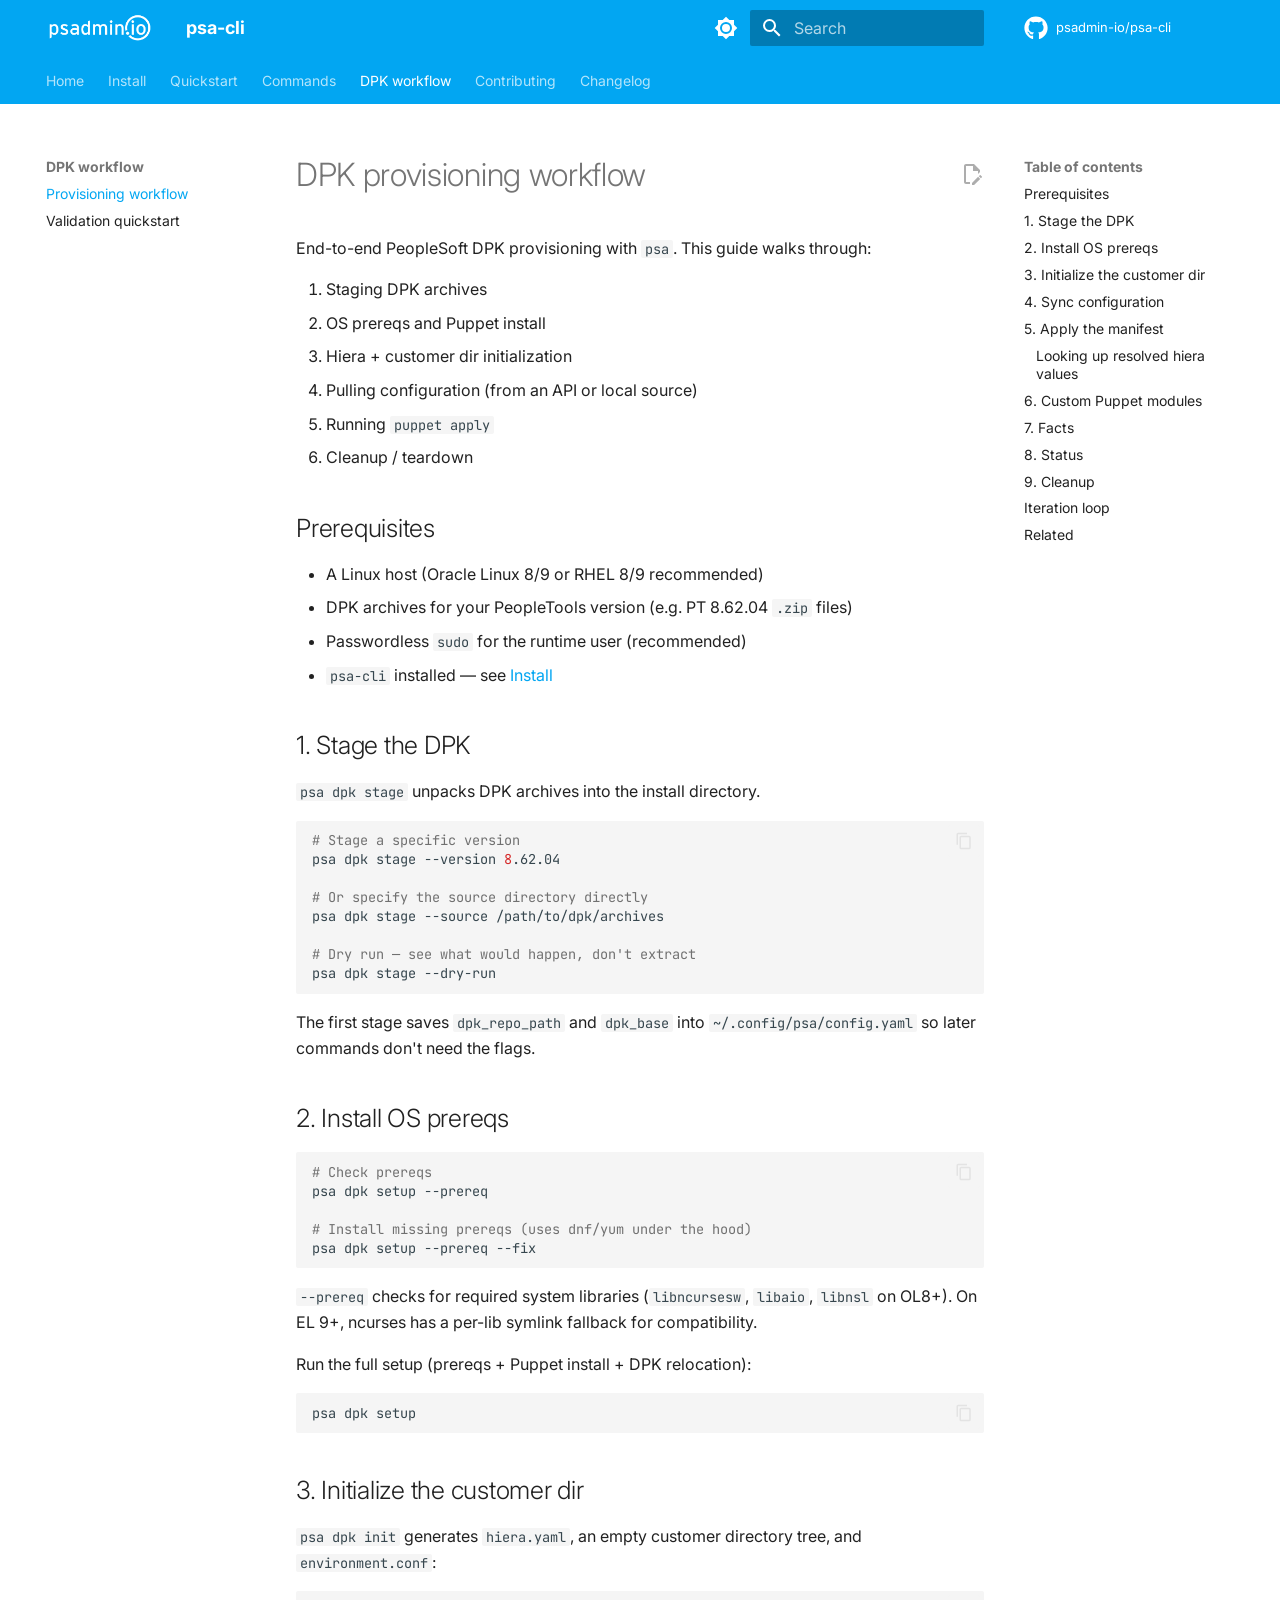
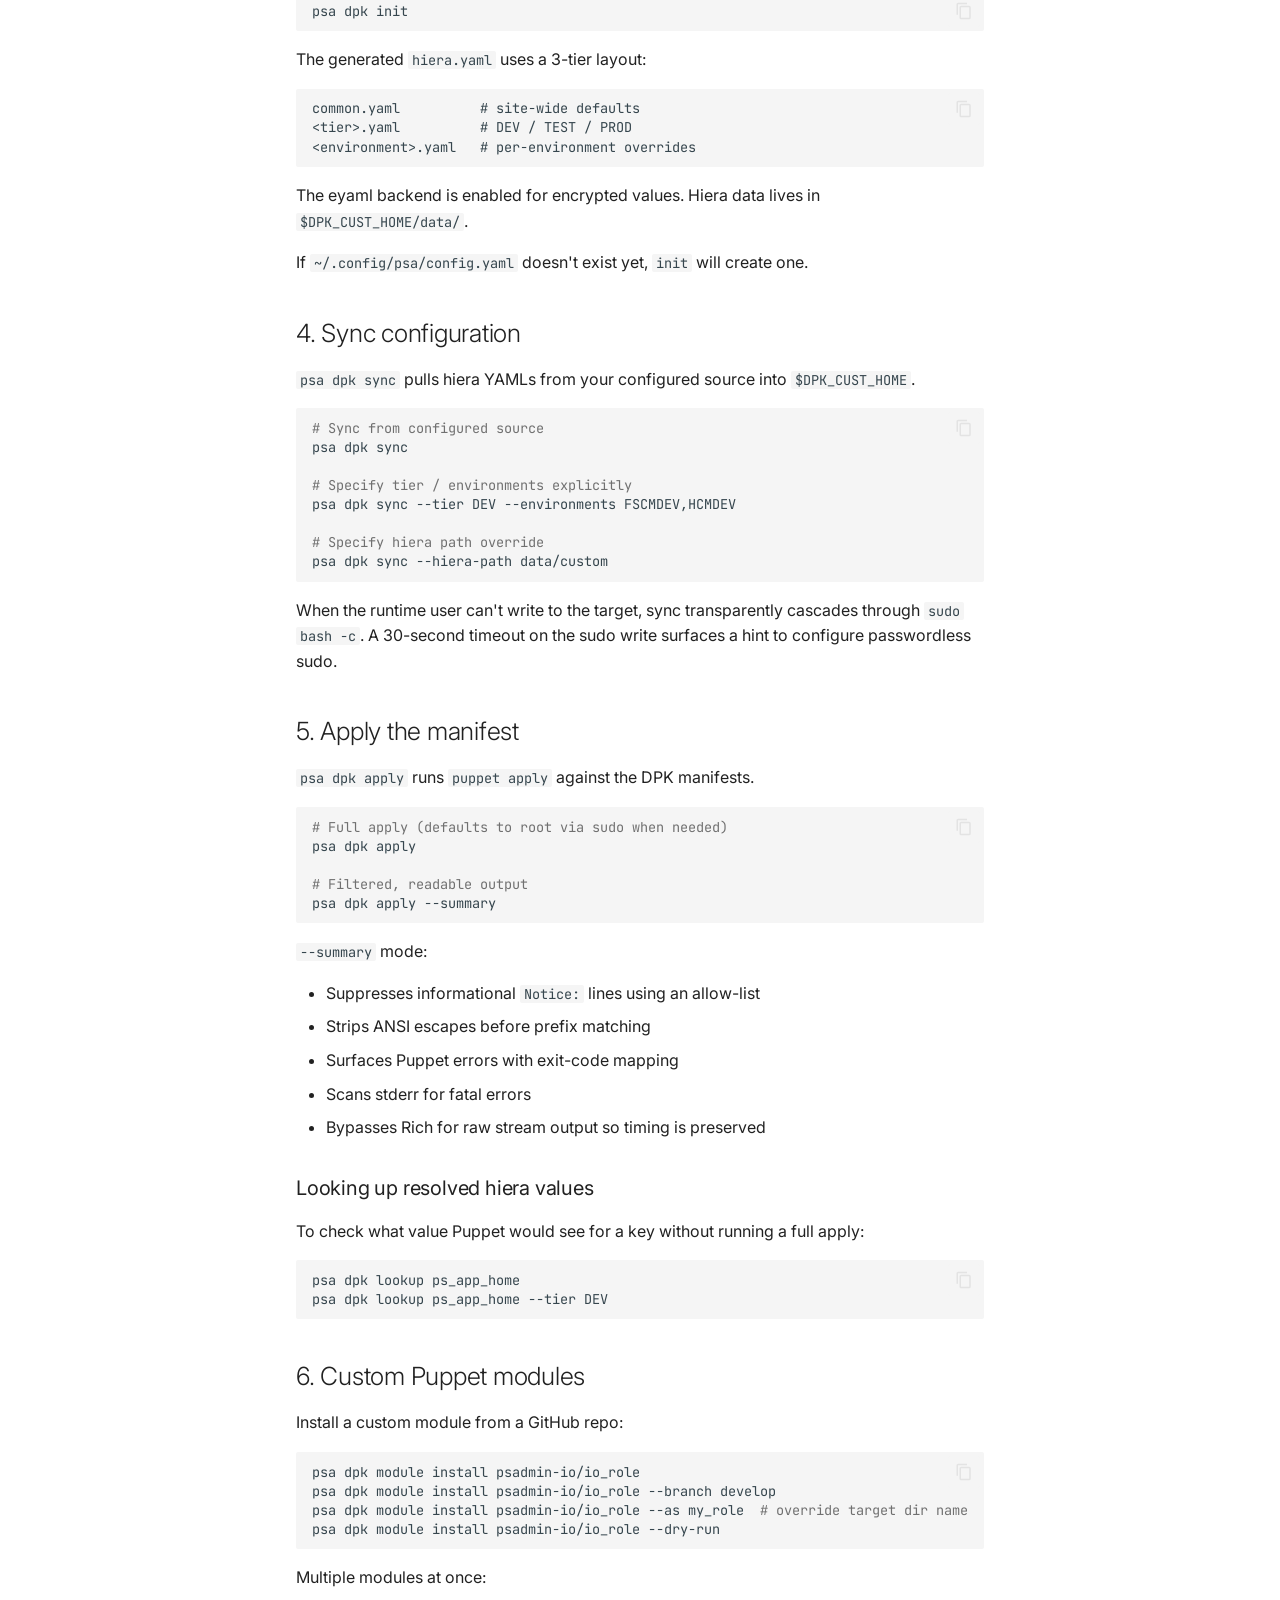
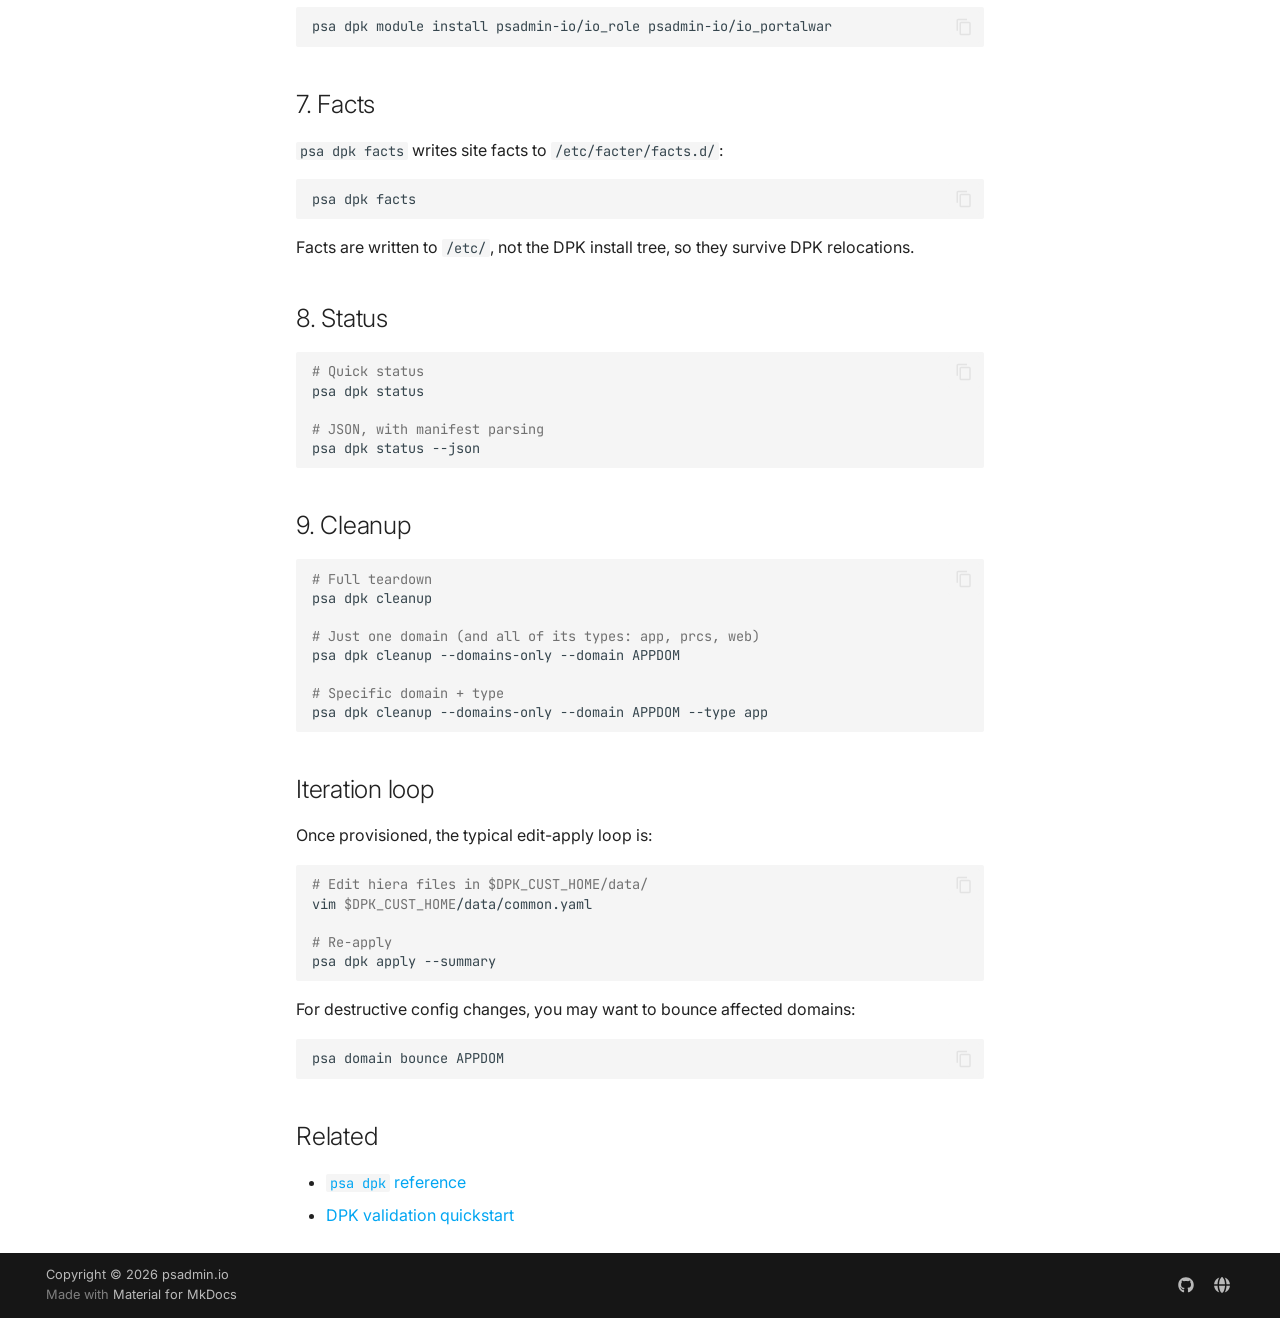
<file: dpk/provisioning-workflow/index.html>
<!doctype html>
<html lang="en" class="no-js">
  <head>
    
      <meta charset="utf-8">
      <meta name="viewport" content="width=device-width,initial-scale=1">
      
        <meta name="description" content="A unified command-line tool for PeopleSoft administration">
      
      
      
        <link rel="canonical" href="https://psadmin-io.github.io/psa-cli/dpk/provisioning-workflow/">
      
      
        <link rel="prev" href="../../commands/config/">
      
      
        <link rel="next" href="../validation-quickstart/">
      
      
        
      
      
      <link rel="icon" href="../../assets/io_blue_80.png">
      <meta name="generator" content="mkdocs-1.6.1, mkdocs-material-9.7.6">
    
    
      
        <title>Provisioning workflow - psa-cli</title>
      
    
    
      <link rel="stylesheet" href="../../assets/stylesheets/main.484c7ddc.min.css">
      
        
        <link rel="stylesheet" href="../../assets/stylesheets/palette.ab4e12ef.min.css">
      
      


    
    
      
    
    
      
        
        
        <link rel="preconnect" href="https://fonts.gstatic.com" crossorigin>
        <link rel="stylesheet" href="https://fonts.googleapis.com/css?family=Inter:300,300i,400,400i,700,700i%7CJetBrains+Mono:400,400i,700,700i&display=fallback">
        <style>:root{--md-text-font:"Inter";--md-code-font:"JetBrains Mono"}</style>
      
    
    
      <link rel="stylesheet" href="../../assets/extra.css">
    
    <script>__md_scope=new URL("../..",location),__md_hash=e=>[...e].reduce(((e,_)=>(e<<5)-e+_.charCodeAt(0)),0),__md_get=(e,_=localStorage,t=__md_scope)=>JSON.parse(_.getItem(t.pathname+"."+e)),__md_set=(e,_,t=localStorage,a=__md_scope)=>{try{t.setItem(a.pathname+"."+e,JSON.stringify(_))}catch(e){}}</script>
    
      

    
    
  </head>
  
  
    
    
      
    
    
    
    
    <body dir="ltr" data-md-color-scheme="default" data-md-color-primary="light-blue" data-md-color-accent="amber">
  
    
    <input class="md-toggle" data-md-toggle="drawer" type="checkbox" id="__drawer" autocomplete="off">
    <input class="md-toggle" data-md-toggle="search" type="checkbox" id="__search" autocomplete="off">
    <label class="md-overlay" for="__drawer"></label>
    <div data-md-component="skip">
      
        
        <a href="#dpk-provisioning-workflow" class="md-skip">
          Skip to content
        </a>
      
    </div>
    <div data-md-component="announce">
      
    </div>
    
    
      

<header class="md-header" data-md-component="header">
  <nav class="md-header__inner md-grid" aria-label="Header">
    <a href="../.." title="psa-cli" class="md-header__button md-logo" aria-label="psa-cli" data-md-component="logo">
      
  <img src="../../assets/io_white_400.png" alt="logo">

    </a>
    <label class="md-header__button md-icon" for="__drawer">
      
      <svg xmlns="http://www.w3.org/2000/svg" viewBox="0 0 24 24"><path d="M3 6h18v2H3zm0 5h18v2H3zm0 5h18v2H3z"/></svg>
    </label>
    <div class="md-header__title" data-md-component="header-title">
      <div class="md-header__ellipsis">
        <div class="md-header__topic">
          <span class="md-ellipsis">
            psa-cli
          </span>
        </div>
        <div class="md-header__topic" data-md-component="header-topic">
          <span class="md-ellipsis">
            
              Provisioning workflow
            
          </span>
        </div>
      </div>
    </div>
    
      
        <form class="md-header__option" data-md-component="palette">
  
    
    
    
    <input class="md-option" data-md-color-media="(prefers-color-scheme: light)" data-md-color-scheme="default" data-md-color-primary="light-blue" data-md-color-accent="amber"  aria-label="Switch to dark mode"  type="radio" name="__palette" id="__palette_0">
    
      <label class="md-header__button md-icon" title="Switch to dark mode" for="__palette_1" hidden>
        <svg xmlns="http://www.w3.org/2000/svg" viewBox="0 0 24 24"><path d="M12 8a4 4 0 0 0-4 4 4 4 0 0 0 4 4 4 4 0 0 0 4-4 4 4 0 0 0-4-4m0 10a6 6 0 0 1-6-6 6 6 0 0 1 6-6 6 6 0 0 1 6 6 6 6 0 0 1-6 6m8-9.31V4h-4.69L12 .69 8.69 4H4v4.69L.69 12 4 15.31V20h4.69L12 23.31 15.31 20H20v-4.69L23.31 12z"/></svg>
      </label>
    
  
    
    
    
    <input class="md-option" data-md-color-media="(prefers-color-scheme: dark)" data-md-color-scheme="slate" data-md-color-primary="light-blue" data-md-color-accent="amber"  aria-label="Switch to light mode"  type="radio" name="__palette" id="__palette_1">
    
      <label class="md-header__button md-icon" title="Switch to light mode" for="__palette_0" hidden>
        <svg xmlns="http://www.w3.org/2000/svg" viewBox="0 0 24 24"><path d="M12 18c-.89 0-1.74-.2-2.5-.55C11.56 16.5 13 14.42 13 12s-1.44-4.5-3.5-5.45C10.26 6.2 11.11 6 12 6a6 6 0 0 1 6 6 6 6 0 0 1-6 6m8-9.31V4h-4.69L12 .69 8.69 4H4v4.69L.69 12 4 15.31V20h4.69L12 23.31 15.31 20H20v-4.69L23.31 12z"/></svg>
      </label>
    
  
</form>
      
    
    
      <script>var palette=__md_get("__palette");if(palette&&palette.color){if("(prefers-color-scheme)"===palette.color.media){var media=matchMedia("(prefers-color-scheme: light)"),input=document.querySelector(media.matches?"[data-md-color-media='(prefers-color-scheme: light)']":"[data-md-color-media='(prefers-color-scheme: dark)']");palette.color.media=input.getAttribute("data-md-color-media"),palette.color.scheme=input.getAttribute("data-md-color-scheme"),palette.color.primary=input.getAttribute("data-md-color-primary"),palette.color.accent=input.getAttribute("data-md-color-accent")}for(var[key,value]of Object.entries(palette.color))document.body.setAttribute("data-md-color-"+key,value)}</script>
    
    
    
      
      
        <label class="md-header__button md-icon" for="__search">
          
          <svg xmlns="http://www.w3.org/2000/svg" viewBox="0 0 24 24"><path d="M9.5 3A6.5 6.5 0 0 1 16 9.5c0 1.61-.59 3.09-1.56 4.23l.27.27h.79l5 5-1.5 1.5-5-5v-.79l-.27-.27A6.52 6.52 0 0 1 9.5 16 6.5 6.5 0 0 1 3 9.5 6.5 6.5 0 0 1 9.5 3m0 2C7 5 5 7 5 9.5S7 14 9.5 14 14 12 14 9.5 12 5 9.5 5"/></svg>
        </label>
        <div class="md-search" data-md-component="search" role="dialog">
  <label class="md-search__overlay" for="__search"></label>
  <div class="md-search__inner" role="search">
    <form class="md-search__form" name="search">
      <input type="text" class="md-search__input" name="query" aria-label="Search" placeholder="Search" autocapitalize="off" autocorrect="off" autocomplete="off" spellcheck="false" data-md-component="search-query" required>
      <label class="md-search__icon md-icon" for="__search">
        
        <svg xmlns="http://www.w3.org/2000/svg" viewBox="0 0 24 24"><path d="M9.5 3A6.5 6.5 0 0 1 16 9.5c0 1.61-.59 3.09-1.56 4.23l.27.27h.79l5 5-1.5 1.5-5-5v-.79l-.27-.27A6.52 6.52 0 0 1 9.5 16 6.5 6.5 0 0 1 3 9.5 6.5 6.5 0 0 1 9.5 3m0 2C7 5 5 7 5 9.5S7 14 9.5 14 14 12 14 9.5 12 5 9.5 5"/></svg>
        
        <svg xmlns="http://www.w3.org/2000/svg" viewBox="0 0 24 24"><path d="M20 11v2H8l5.5 5.5-1.42 1.42L4.16 12l7.92-7.92L13.5 5.5 8 11z"/></svg>
      </label>
      <nav class="md-search__options" aria-label="Search">
        
        <button type="reset" class="md-search__icon md-icon" title="Clear" aria-label="Clear" tabindex="-1">
          
          <svg xmlns="http://www.w3.org/2000/svg" viewBox="0 0 24 24"><path d="M19 6.41 17.59 5 12 10.59 6.41 5 5 6.41 10.59 12 5 17.59 6.41 19 12 13.41 17.59 19 19 17.59 13.41 12z"/></svg>
        </button>
      </nav>
      
        <div class="md-search__suggest" data-md-component="search-suggest"></div>
      
    </form>
    <div class="md-search__output">
      <div class="md-search__scrollwrap" tabindex="0" data-md-scrollfix>
        <div class="md-search-result" data-md-component="search-result">
          <div class="md-search-result__meta">
            Initializing search
          </div>
          <ol class="md-search-result__list" role="presentation"></ol>
        </div>
      </div>
    </div>
  </div>
</div>
      
    
    
      <div class="md-header__source">
        <a href="https://github.com/psadmin-io/psa-cli" title="Go to repository" class="md-source" data-md-component="source">
  <div class="md-source__icon md-icon">
    
    <svg xmlns="http://www.w3.org/2000/svg" viewBox="0 0 512 512"><!--! Font Awesome Free 7.1.0 by @fontawesome - https://fontawesome.com License - https://fontawesome.com/license/free (Icons: CC BY 4.0, Fonts: SIL OFL 1.1, Code: MIT License) Copyright 2025 Fonticons, Inc.--><path d="M173.9 397.4c0 2-2.3 3.6-5.2 3.6-3.3.3-5.6-1.3-5.6-3.6 0-2 2.3-3.6 5.2-3.6 3-.3 5.6 1.3 5.6 3.6m-31.1-4.5c-.7 2 1.3 4.3 4.3 4.9 2.6 1 5.6 0 6.2-2s-1.3-4.3-4.3-5.2c-2.6-.7-5.5.3-6.2 2.3m44.2-1.7c-2.9.7-4.9 2.6-4.6 4.9.3 2 2.9 3.3 5.9 2.6 2.9-.7 4.9-2.6 4.6-4.6-.3-1.9-3-3.2-5.9-2.9M252.8 8C114.1 8 8 113.3 8 252c0 110.9 69.8 205.8 169.5 239.2 12.8 2.3 17.3-5.6 17.3-12.1 0-6.2-.3-40.4-.3-61.4 0 0-70 15-84.7-29.8 0 0-11.4-29.1-27.8-36.6 0 0-22.9-15.7 1.6-15.4 0 0 24.9 2 38.6 25.8 21.9 38.6 58.6 27.5 72.9 20.9 2.3-16 8.8-27.1 16-33.7-55.9-6.2-112.3-14.3-112.3-110.5 0-27.5 7.6-41.3 23.6-58.9-2.6-6.5-11.1-33.3 2.6-67.9 20.9-6.5 69 27 69 27 20-5.6 41.5-8.5 62.8-8.5s42.8 2.9 62.8 8.5c0 0 48.1-33.6 69-27 13.7 34.7 5.2 61.4 2.6 67.9 16 17.7 25.8 31.5 25.8 58.9 0 96.5-58.9 104.2-114.8 110.5 9.2 7.9 17 22.9 17 46.4 0 33.7-.3 75.4-.3 83.6 0 6.5 4.6 14.4 17.3 12.1C436.2 457.8 504 362.9 504 252 504 113.3 391.5 8 252.8 8M105.2 352.9c-1.3 1-1 3.3.7 5.2 1.6 1.6 3.9 2.3 5.2 1 1.3-1 1-3.3-.7-5.2-1.6-1.6-3.9-2.3-5.2-1m-10.8-8.1c-.7 1.3.3 2.9 2.3 3.9 1.6 1 3.6.7 4.3-.7.7-1.3-.3-2.9-2.3-3.9-2-.6-3.6-.3-4.3.7m32.4 35.6c-1.6 1.3-1 4.3 1.3 6.2 2.3 2.3 5.2 2.6 6.5 1 1.3-1.3.7-4.3-1.3-6.2-2.2-2.3-5.2-2.6-6.5-1m-11.4-14.7c-1.6 1-1.6 3.6 0 5.9s4.3 3.3 5.6 2.3c1.6-1.3 1.6-3.9 0-6.2-1.4-2.3-4-3.3-5.6-2"/></svg>
  </div>
  <div class="md-source__repository">
    psadmin-io/psa-cli
  </div>
</a>
      </div>
    
  </nav>
  
</header>
    
    <div class="md-container" data-md-component="container">
      
      
        
          
            
<nav class="md-tabs" aria-label="Tabs" data-md-component="tabs">
  <div class="md-grid">
    <ul class="md-tabs__list">
      
        
  
  
  
  
    <li class="md-tabs__item">
      <a href="../.." class="md-tabs__link">
        
  
  
    
  
  Home

      </a>
    </li>
  

      
        
  
  
  
  
    <li class="md-tabs__item">
      <a href="../../install/" class="md-tabs__link">
        
  
  
    
  
  Install

      </a>
    </li>
  

      
        
  
  
  
  
    <li class="md-tabs__item">
      <a href="../../quickstart/" class="md-tabs__link">
        
  
  
    
  
  Quickstart

      </a>
    </li>
  

      
        
  
  
  
  
    
    
      <li class="md-tabs__item">
        <a href="../../commands/" class="md-tabs__link">
          
  
  
  Commands

        </a>
      </li>
    
  

      
        
  
  
  
    
  
  
    
    
      <li class="md-tabs__item md-tabs__item--active">
        <a href="./" class="md-tabs__link">
          
  
  
  DPK workflow

        </a>
      </li>
    
  

      
        
  
  
  
  
    <li class="md-tabs__item">
      <a href="../../contributing/" class="md-tabs__link">
        
  
  
    
  
  Contributing

      </a>
    </li>
  

      
        
  
  
  
  
    <li class="md-tabs__item">
      <a href="../../changelog/" class="md-tabs__link">
        
  
  
    
  
  Changelog

      </a>
    </li>
  

      
    </ul>
  </div>
</nav>
          
        
      
      <main class="md-main" data-md-component="main">
        <div class="md-main__inner md-grid">
          
            
              
              <div class="md-sidebar md-sidebar--primary" data-md-component="sidebar" data-md-type="navigation" >
                <div class="md-sidebar__scrollwrap">
                  <div class="md-sidebar__inner">
                    


  


<nav class="md-nav md-nav--primary md-nav--lifted" aria-label="Navigation" data-md-level="0">
  <label class="md-nav__title" for="__drawer">
    <a href="../.." title="psa-cli" class="md-nav__button md-logo" aria-label="psa-cli" data-md-component="logo">
      
  <img src="../../assets/io_white_400.png" alt="logo">

    </a>
    psa-cli
  </label>
  
    <div class="md-nav__source">
      <a href="https://github.com/psadmin-io/psa-cli" title="Go to repository" class="md-source" data-md-component="source">
  <div class="md-source__icon md-icon">
    
    <svg xmlns="http://www.w3.org/2000/svg" viewBox="0 0 512 512"><!--! Font Awesome Free 7.1.0 by @fontawesome - https://fontawesome.com License - https://fontawesome.com/license/free (Icons: CC BY 4.0, Fonts: SIL OFL 1.1, Code: MIT License) Copyright 2025 Fonticons, Inc.--><path d="M173.9 397.4c0 2-2.3 3.6-5.2 3.6-3.3.3-5.6-1.3-5.6-3.6 0-2 2.3-3.6 5.2-3.6 3-.3 5.6 1.3 5.6 3.6m-31.1-4.5c-.7 2 1.3 4.3 4.3 4.9 2.6 1 5.6 0 6.2-2s-1.3-4.3-4.3-5.2c-2.6-.7-5.5.3-6.2 2.3m44.2-1.7c-2.9.7-4.9 2.6-4.6 4.9.3 2 2.9 3.3 5.9 2.6 2.9-.7 4.9-2.6 4.6-4.6-.3-1.9-3-3.2-5.9-2.9M252.8 8C114.1 8 8 113.3 8 252c0 110.9 69.8 205.8 169.5 239.2 12.8 2.3 17.3-5.6 17.3-12.1 0-6.2-.3-40.4-.3-61.4 0 0-70 15-84.7-29.8 0 0-11.4-29.1-27.8-36.6 0 0-22.9-15.7 1.6-15.4 0 0 24.9 2 38.6 25.8 21.9 38.6 58.6 27.5 72.9 20.9 2.3-16 8.8-27.1 16-33.7-55.9-6.2-112.3-14.3-112.3-110.5 0-27.5 7.6-41.3 23.6-58.9-2.6-6.5-11.1-33.3 2.6-67.9 20.9-6.5 69 27 69 27 20-5.6 41.5-8.5 62.8-8.5s42.8 2.9 62.8 8.5c0 0 48.1-33.6 69-27 13.7 34.7 5.2 61.4 2.6 67.9 16 17.7 25.8 31.5 25.8 58.9 0 96.5-58.9 104.2-114.8 110.5 9.2 7.9 17 22.9 17 46.4 0 33.7-.3 75.4-.3 83.6 0 6.5 4.6 14.4 17.3 12.1C436.2 457.8 504 362.9 504 252 504 113.3 391.5 8 252.8 8M105.2 352.9c-1.3 1-1 3.3.7 5.2 1.6 1.6 3.9 2.3 5.2 1 1.3-1 1-3.3-.7-5.2-1.6-1.6-3.9-2.3-5.2-1m-10.8-8.1c-.7 1.3.3 2.9 2.3 3.9 1.6 1 3.6.7 4.3-.7.7-1.3-.3-2.9-2.3-3.9-2-.6-3.6-.3-4.3.7m32.4 35.6c-1.6 1.3-1 4.3 1.3 6.2 2.3 2.3 5.2 2.6 6.5 1 1.3-1.3.7-4.3-1.3-6.2-2.2-2.3-5.2-2.6-6.5-1m-11.4-14.7c-1.6 1-1.6 3.6 0 5.9s4.3 3.3 5.6 2.3c1.6-1.3 1.6-3.9 0-6.2-1.4-2.3-4-3.3-5.6-2"/></svg>
  </div>
  <div class="md-source__repository">
    psadmin-io/psa-cli
  </div>
</a>
    </div>
  
  <ul class="md-nav__list" data-md-scrollfix>
    
      
      
  
  
  
  
    <li class="md-nav__item">
      <a href="../.." class="md-nav__link">
        
  
  
  <span class="md-ellipsis">
    
  
    Home
  

    
  </span>
  
  

      </a>
    </li>
  

    
      
      
  
  
  
  
    <li class="md-nav__item">
      <a href="../../install/" class="md-nav__link">
        
  
  
  <span class="md-ellipsis">
    
  
    Install
  

    
  </span>
  
  

      </a>
    </li>
  

    
      
      
  
  
  
  
    <li class="md-nav__item">
      <a href="../../quickstart/" class="md-nav__link">
        
  
  
  <span class="md-ellipsis">
    
  
    Quickstart
  

    
  </span>
  
  

      </a>
    </li>
  

    
      
      
  
  
  
  
    
    
    
    
      
      
        
      
    
    
    <li class="md-nav__item md-nav__item--nested">
      
        
        
        <input class="md-nav__toggle md-toggle " type="checkbox" id="__nav_4" >
        
          
          <label class="md-nav__link" for="__nav_4" id="__nav_4_label" tabindex="0">
            
  
  
  <span class="md-ellipsis">
    
  
    Commands
  

    
  </span>
  
  

            <span class="md-nav__icon md-icon"></span>
          </label>
        
        <nav class="md-nav" data-md-level="1" aria-labelledby="__nav_4_label" aria-expanded="false">
          <label class="md-nav__title" for="__nav_4">
            <span class="md-nav__icon md-icon"></span>
            
  
    Commands
  

          </label>
          <ul class="md-nav__list" data-md-scrollfix>
            
              
                
  
  
  
  
    <li class="md-nav__item">
      <a href="../../commands/" class="md-nav__link">
        
  
  
  <span class="md-ellipsis">
    
  
    Overview
  

    
  </span>
  
  

      </a>
    </li>
  

              
            
              
                
  
  
  
  
    <li class="md-nav__item">
      <a href="../../commands/domain/" class="md-nav__link">
        
  
  
  <span class="md-ellipsis">
    
  
    domain
  

    
  </span>
  
  

      </a>
    </li>
  

              
            
              
                
  
  
  
  
    <li class="md-nav__item">
      <a href="../../commands/dpk/" class="md-nav__link">
        
  
  
  <span class="md-ellipsis">
    
  
    dpk
  

    
  </span>
  
  

      </a>
    </li>
  

              
            
              
                
  
  
  
  
    <li class="md-nav__item">
      <a href="../../commands/config/" class="md-nav__link">
        
  
  
  <span class="md-ellipsis">
    
  
    config
  

    
  </span>
  
  

      </a>
    </li>
  

              
            
          </ul>
        </nav>
      
    </li>
  

    
      
      
  
  
    
  
  
  
    
    
    
    
      
        
        
      
      
        
      
    
    
    <li class="md-nav__item md-nav__item--active md-nav__item--section md-nav__item--nested">
      
        
        
        <input class="md-nav__toggle md-toggle " type="checkbox" id="__nav_5" checked>
        
          
          <label class="md-nav__link" for="__nav_5" id="__nav_5_label" tabindex="">
            
  
  
  <span class="md-ellipsis">
    
  
    DPK workflow
  

    
  </span>
  
  

            <span class="md-nav__icon md-icon"></span>
          </label>
        
        <nav class="md-nav" data-md-level="1" aria-labelledby="__nav_5_label" aria-expanded="true">
          <label class="md-nav__title" for="__nav_5">
            <span class="md-nav__icon md-icon"></span>
            
  
    DPK workflow
  

          </label>
          <ul class="md-nav__list" data-md-scrollfix>
            
              
                
  
  
    
  
  
  
    <li class="md-nav__item md-nav__item--active">
      
      <input class="md-nav__toggle md-toggle" type="checkbox" id="__toc">
      
      
        
      
      
        <label class="md-nav__link md-nav__link--active" for="__toc">
          
  
  
  <span class="md-ellipsis">
    
  
    Provisioning workflow
  

    
  </span>
  
  

          <span class="md-nav__icon md-icon"></span>
        </label>
      
      <a href="./" class="md-nav__link md-nav__link--active">
        
  
  
  <span class="md-ellipsis">
    
  
    Provisioning workflow
  

    
  </span>
  
  

      </a>
      
        

<nav class="md-nav md-nav--secondary" aria-label="Table of contents">
  
  
  
    
  
  
    <label class="md-nav__title" for="__toc">
      <span class="md-nav__icon md-icon"></span>
      Table of contents
    </label>
    <ul class="md-nav__list" data-md-component="toc" data-md-scrollfix>
      
        <li class="md-nav__item">
  <a href="#prerequisites" class="md-nav__link">
    <span class="md-ellipsis">
      
        Prerequisites
      
    </span>
  </a>
  
</li>
      
        <li class="md-nav__item">
  <a href="#1-stage-the-dpk" class="md-nav__link">
    <span class="md-ellipsis">
      
        1. Stage the DPK
      
    </span>
  </a>
  
</li>
      
        <li class="md-nav__item">
  <a href="#2-install-os-prereqs" class="md-nav__link">
    <span class="md-ellipsis">
      
        2. Install OS prereqs
      
    </span>
  </a>
  
</li>
      
        <li class="md-nav__item">
  <a href="#3-initialize-the-customer-dir" class="md-nav__link">
    <span class="md-ellipsis">
      
        3. Initialize the customer dir
      
    </span>
  </a>
  
</li>
      
        <li class="md-nav__item">
  <a href="#4-sync-configuration" class="md-nav__link">
    <span class="md-ellipsis">
      
        4. Sync configuration
      
    </span>
  </a>
  
</li>
      
        <li class="md-nav__item">
  <a href="#5-apply-the-manifest" class="md-nav__link">
    <span class="md-ellipsis">
      
        5. Apply the manifest
      
    </span>
  </a>
  
    <nav class="md-nav" aria-label="5. Apply the manifest">
      <ul class="md-nav__list">
        
          <li class="md-nav__item">
  <a href="#looking-up-resolved-hiera-values" class="md-nav__link">
    <span class="md-ellipsis">
      
        Looking up resolved hiera values
      
    </span>
  </a>
  
</li>
        
      </ul>
    </nav>
  
</li>
      
        <li class="md-nav__item">
  <a href="#6-custom-puppet-modules" class="md-nav__link">
    <span class="md-ellipsis">
      
        6. Custom Puppet modules
      
    </span>
  </a>
  
</li>
      
        <li class="md-nav__item">
  <a href="#7-facts" class="md-nav__link">
    <span class="md-ellipsis">
      
        7. Facts
      
    </span>
  </a>
  
</li>
      
        <li class="md-nav__item">
  <a href="#8-status" class="md-nav__link">
    <span class="md-ellipsis">
      
        8. Status
      
    </span>
  </a>
  
</li>
      
        <li class="md-nav__item">
  <a href="#9-cleanup" class="md-nav__link">
    <span class="md-ellipsis">
      
        9. Cleanup
      
    </span>
  </a>
  
</li>
      
        <li class="md-nav__item">
  <a href="#iteration-loop" class="md-nav__link">
    <span class="md-ellipsis">
      
        Iteration loop
      
    </span>
  </a>
  
</li>
      
        <li class="md-nav__item">
  <a href="#related" class="md-nav__link">
    <span class="md-ellipsis">
      
        Related
      
    </span>
  </a>
  
</li>
      
    </ul>
  
</nav>
      
    </li>
  

              
            
              
                
  
  
  
  
    <li class="md-nav__item">
      <a href="../validation-quickstart/" class="md-nav__link">
        
  
  
  <span class="md-ellipsis">
    
  
    Validation quickstart
  

    
  </span>
  
  

      </a>
    </li>
  

              
            
          </ul>
        </nav>
      
    </li>
  

    
      
      
  
  
  
  
    <li class="md-nav__item">
      <a href="../../contributing/" class="md-nav__link">
        
  
  
  <span class="md-ellipsis">
    
  
    Contributing
  

    
  </span>
  
  

      </a>
    </li>
  

    
      
      
  
  
  
  
    <li class="md-nav__item">
      <a href="../../changelog/" class="md-nav__link">
        
  
  
  <span class="md-ellipsis">
    
  
    Changelog
  

    
  </span>
  
  

      </a>
    </li>
  

    
  </ul>
</nav>
                  </div>
                </div>
              </div>
            
            
              
              <div class="md-sidebar md-sidebar--secondary" data-md-component="sidebar" data-md-type="toc" >
                <div class="md-sidebar__scrollwrap">
                  <div class="md-sidebar__inner">
                    

<nav class="md-nav md-nav--secondary" aria-label="Table of contents">
  
  
  
    
  
  
    <label class="md-nav__title" for="__toc">
      <span class="md-nav__icon md-icon"></span>
      Table of contents
    </label>
    <ul class="md-nav__list" data-md-component="toc" data-md-scrollfix>
      
        <li class="md-nav__item">
  <a href="#prerequisites" class="md-nav__link">
    <span class="md-ellipsis">
      
        Prerequisites
      
    </span>
  </a>
  
</li>
      
        <li class="md-nav__item">
  <a href="#1-stage-the-dpk" class="md-nav__link">
    <span class="md-ellipsis">
      
        1. Stage the DPK
      
    </span>
  </a>
  
</li>
      
        <li class="md-nav__item">
  <a href="#2-install-os-prereqs" class="md-nav__link">
    <span class="md-ellipsis">
      
        2. Install OS prereqs
      
    </span>
  </a>
  
</li>
      
        <li class="md-nav__item">
  <a href="#3-initialize-the-customer-dir" class="md-nav__link">
    <span class="md-ellipsis">
      
        3. Initialize the customer dir
      
    </span>
  </a>
  
</li>
      
        <li class="md-nav__item">
  <a href="#4-sync-configuration" class="md-nav__link">
    <span class="md-ellipsis">
      
        4. Sync configuration
      
    </span>
  </a>
  
</li>
      
        <li class="md-nav__item">
  <a href="#5-apply-the-manifest" class="md-nav__link">
    <span class="md-ellipsis">
      
        5. Apply the manifest
      
    </span>
  </a>
  
    <nav class="md-nav" aria-label="5. Apply the manifest">
      <ul class="md-nav__list">
        
          <li class="md-nav__item">
  <a href="#looking-up-resolved-hiera-values" class="md-nav__link">
    <span class="md-ellipsis">
      
        Looking up resolved hiera values
      
    </span>
  </a>
  
</li>
        
      </ul>
    </nav>
  
</li>
      
        <li class="md-nav__item">
  <a href="#6-custom-puppet-modules" class="md-nav__link">
    <span class="md-ellipsis">
      
        6. Custom Puppet modules
      
    </span>
  </a>
  
</li>
      
        <li class="md-nav__item">
  <a href="#7-facts" class="md-nav__link">
    <span class="md-ellipsis">
      
        7. Facts
      
    </span>
  </a>
  
</li>
      
        <li class="md-nav__item">
  <a href="#8-status" class="md-nav__link">
    <span class="md-ellipsis">
      
        8. Status
      
    </span>
  </a>
  
</li>
      
        <li class="md-nav__item">
  <a href="#9-cleanup" class="md-nav__link">
    <span class="md-ellipsis">
      
        9. Cleanup
      
    </span>
  </a>
  
</li>
      
        <li class="md-nav__item">
  <a href="#iteration-loop" class="md-nav__link">
    <span class="md-ellipsis">
      
        Iteration loop
      
    </span>
  </a>
  
</li>
      
        <li class="md-nav__item">
  <a href="#related" class="md-nav__link">
    <span class="md-ellipsis">
      
        Related
      
    </span>
  </a>
  
</li>
      
    </ul>
  
</nav>
                  </div>
                </div>
              </div>
            
          
          
            <div class="md-content" data-md-component="content">
              
              <article class="md-content__inner md-typeset">
                
                  


  
    <a href="https://github.com/psadmin-io/psa-cli/edit/main/docs/dpk/provisioning-workflow.md" title="Edit this page" class="md-content__button md-icon" rel="edit">
      
      <svg xmlns="http://www.w3.org/2000/svg" viewBox="0 0 24 24"><path d="M10 20H6V4h7v5h5v3.1l2-2V8l-6-6H6c-1.1 0-2 .9-2 2v16c0 1.1.9 2 2 2h4zm10.2-7c.1 0 .3.1.4.2l1.3 1.3c.2.2.2.6 0 .8l-1 1-2.1-2.1 1-1c.1-.1.2-.2.4-.2m0 3.9L14.1 23H12v-2.1l6.1-6.1z"/></svg>
    </a>
  
  


<h1 id="dpk-provisioning-workflow">DPK provisioning workflow<a class="headerlink" href="#dpk-provisioning-workflow" title="Permanent link">&para;</a></h1>
<p>End-to-end PeopleSoft DPK provisioning with <code>psa</code>. This guide walks through:</p>
<ol>
<li>Staging DPK archives</li>
<li>OS prereqs and Puppet install</li>
<li>Hiera + customer dir initialization</li>
<li>Pulling configuration (from an API or local source)</li>
<li>Running <code>puppet apply</code></li>
<li>Cleanup / teardown</li>
</ol>
<h2 id="prerequisites">Prerequisites<a class="headerlink" href="#prerequisites" title="Permanent link">&para;</a></h2>
<ul>
<li>A Linux host (Oracle Linux 8/9 or RHEL 8/9 recommended)</li>
<li>DPK archives for your PeopleTools version (e.g. PT 8.62.04 <code>.zip</code> files)</li>
<li>Passwordless <code>sudo</code> for the runtime user (recommended)</li>
<li><code>psa-cli</code> installed — see <a href="../../install/">Install</a></li>
</ul>
<h2 id="1-stage-the-dpk">1. Stage the DPK<a class="headerlink" href="#1-stage-the-dpk" title="Permanent link">&para;</a></h2>
<p><code>psa dpk stage</code> unpacks DPK archives into the install directory.</p>
<div class="language-bash highlight"><pre><span></span><code><span id="__span-0-1"><a id="__codelineno-0-1" name="__codelineno-0-1" href="#__codelineno-0-1"></a><span class="c1"># Stage a specific version</span>
</span><span id="__span-0-2"><a id="__codelineno-0-2" name="__codelineno-0-2" href="#__codelineno-0-2"></a>psa<span class="w"> </span>dpk<span class="w"> </span>stage<span class="w"> </span>--version<span class="w"> </span><span class="m">8</span>.62.04
</span><span id="__span-0-3"><a id="__codelineno-0-3" name="__codelineno-0-3" href="#__codelineno-0-3"></a>
</span><span id="__span-0-4"><a id="__codelineno-0-4" name="__codelineno-0-4" href="#__codelineno-0-4"></a><span class="c1"># Or specify the source directory directly</span>
</span><span id="__span-0-5"><a id="__codelineno-0-5" name="__codelineno-0-5" href="#__codelineno-0-5"></a>psa<span class="w"> </span>dpk<span class="w"> </span>stage<span class="w"> </span>--source<span class="w"> </span>/path/to/dpk/archives
</span><span id="__span-0-6"><a id="__codelineno-0-6" name="__codelineno-0-6" href="#__codelineno-0-6"></a>
</span><span id="__span-0-7"><a id="__codelineno-0-7" name="__codelineno-0-7" href="#__codelineno-0-7"></a><span class="c1"># Dry run — see what would happen, don&#39;t extract</span>
</span><span id="__span-0-8"><a id="__codelineno-0-8" name="__codelineno-0-8" href="#__codelineno-0-8"></a>psa<span class="w"> </span>dpk<span class="w"> </span>stage<span class="w"> </span>--dry-run
</span></code></pre></div>
<p>The first stage saves <code>dpk_repo_path</code> and <code>dpk_base</code> into <code>~/.config/psa/config.yaml</code> so later commands don't need the flags.</p>
<h2 id="2-install-os-prereqs">2. Install OS prereqs<a class="headerlink" href="#2-install-os-prereqs" title="Permanent link">&para;</a></h2>
<div class="language-bash highlight"><pre><span></span><code><span id="__span-1-1"><a id="__codelineno-1-1" name="__codelineno-1-1" href="#__codelineno-1-1"></a><span class="c1"># Check prereqs</span>
</span><span id="__span-1-2"><a id="__codelineno-1-2" name="__codelineno-1-2" href="#__codelineno-1-2"></a>psa<span class="w"> </span>dpk<span class="w"> </span>setup<span class="w"> </span>--prereq
</span><span id="__span-1-3"><a id="__codelineno-1-3" name="__codelineno-1-3" href="#__codelineno-1-3"></a>
</span><span id="__span-1-4"><a id="__codelineno-1-4" name="__codelineno-1-4" href="#__codelineno-1-4"></a><span class="c1"># Install missing prereqs (uses dnf/yum under the hood)</span>
</span><span id="__span-1-5"><a id="__codelineno-1-5" name="__codelineno-1-5" href="#__codelineno-1-5"></a>psa<span class="w"> </span>dpk<span class="w"> </span>setup<span class="w"> </span>--prereq<span class="w"> </span>--fix
</span></code></pre></div>
<p><code>--prereq</code> checks for required system libraries (<code>libncursesw</code>, <code>libaio</code>, <code>libnsl</code> on OL8+). On EL 9+, ncurses has a per-lib symlink fallback for compatibility.</p>
<p>Run the full setup (prereqs + Puppet install + DPK relocation):</p>
<div class="language-bash highlight"><pre><span></span><code><span id="__span-2-1"><a id="__codelineno-2-1" name="__codelineno-2-1" href="#__codelineno-2-1"></a>psa<span class="w"> </span>dpk<span class="w"> </span>setup
</span></code></pre></div>
<h2 id="3-initialize-the-customer-dir">3. Initialize the customer dir<a class="headerlink" href="#3-initialize-the-customer-dir" title="Permanent link">&para;</a></h2>
<p><code>psa dpk init</code> generates <code>hiera.yaml</code>, an empty customer directory tree, and <code>environment.conf</code>:</p>
<div class="language-bash highlight"><pre><span></span><code><span id="__span-3-1"><a id="__codelineno-3-1" name="__codelineno-3-1" href="#__codelineno-3-1"></a>psa<span class="w"> </span>dpk<span class="w"> </span>init
</span></code></pre></div>
<p>The generated <code>hiera.yaml</code> uses a 3-tier layout:</p>
<div class="language-text highlight"><pre><span></span><code><span id="__span-4-1"><a id="__codelineno-4-1" name="__codelineno-4-1" href="#__codelineno-4-1"></a>common.yaml          # site-wide defaults
</span><span id="__span-4-2"><a id="__codelineno-4-2" name="__codelineno-4-2" href="#__codelineno-4-2"></a>&lt;tier&gt;.yaml          # DEV / TEST / PROD
</span><span id="__span-4-3"><a id="__codelineno-4-3" name="__codelineno-4-3" href="#__codelineno-4-3"></a>&lt;environment&gt;.yaml   # per-environment overrides
</span></code></pre></div>
<p>The eyaml backend is enabled for encrypted values. Hiera data lives in <code>$DPK_CUST_HOME/data/</code>.</p>
<p>If <code>~/.config/psa/config.yaml</code> doesn't exist yet, <code>init</code> will create one.</p>
<h2 id="4-sync-configuration">4. Sync configuration<a class="headerlink" href="#4-sync-configuration" title="Permanent link">&para;</a></h2>
<p><code>psa dpk sync</code> pulls hiera YAMLs from your configured source into <code>$DPK_CUST_HOME</code>.</p>
<div class="language-bash highlight"><pre><span></span><code><span id="__span-5-1"><a id="__codelineno-5-1" name="__codelineno-5-1" href="#__codelineno-5-1"></a><span class="c1"># Sync from configured source</span>
</span><span id="__span-5-2"><a id="__codelineno-5-2" name="__codelineno-5-2" href="#__codelineno-5-2"></a>psa<span class="w"> </span>dpk<span class="w"> </span>sync
</span><span id="__span-5-3"><a id="__codelineno-5-3" name="__codelineno-5-3" href="#__codelineno-5-3"></a>
</span><span id="__span-5-4"><a id="__codelineno-5-4" name="__codelineno-5-4" href="#__codelineno-5-4"></a><span class="c1"># Specify tier / environments explicitly</span>
</span><span id="__span-5-5"><a id="__codelineno-5-5" name="__codelineno-5-5" href="#__codelineno-5-5"></a>psa<span class="w"> </span>dpk<span class="w"> </span>sync<span class="w"> </span>--tier<span class="w"> </span>DEV<span class="w"> </span>--environments<span class="w"> </span>FSCMDEV,HCMDEV
</span><span id="__span-5-6"><a id="__codelineno-5-6" name="__codelineno-5-6" href="#__codelineno-5-6"></a>
</span><span id="__span-5-7"><a id="__codelineno-5-7" name="__codelineno-5-7" href="#__codelineno-5-7"></a><span class="c1"># Specify hiera path override</span>
</span><span id="__span-5-8"><a id="__codelineno-5-8" name="__codelineno-5-8" href="#__codelineno-5-8"></a>psa<span class="w"> </span>dpk<span class="w"> </span>sync<span class="w"> </span>--hiera-path<span class="w"> </span>data/custom
</span></code></pre></div>
<p>When the runtime user can't write to the target, sync transparently cascades through <code>sudo bash -c</code>. A 30-second timeout on the sudo write surfaces a hint to configure passwordless sudo.</p>
<h2 id="5-apply-the-manifest">5. Apply the manifest<a class="headerlink" href="#5-apply-the-manifest" title="Permanent link">&para;</a></h2>
<p><code>psa dpk apply</code> runs <code>puppet apply</code> against the DPK manifests.</p>
<div class="language-bash highlight"><pre><span></span><code><span id="__span-6-1"><a id="__codelineno-6-1" name="__codelineno-6-1" href="#__codelineno-6-1"></a><span class="c1"># Full apply (defaults to root via sudo when needed)</span>
</span><span id="__span-6-2"><a id="__codelineno-6-2" name="__codelineno-6-2" href="#__codelineno-6-2"></a>psa<span class="w"> </span>dpk<span class="w"> </span>apply
</span><span id="__span-6-3"><a id="__codelineno-6-3" name="__codelineno-6-3" href="#__codelineno-6-3"></a>
</span><span id="__span-6-4"><a id="__codelineno-6-4" name="__codelineno-6-4" href="#__codelineno-6-4"></a><span class="c1"># Filtered, readable output</span>
</span><span id="__span-6-5"><a id="__codelineno-6-5" name="__codelineno-6-5" href="#__codelineno-6-5"></a>psa<span class="w"> </span>dpk<span class="w"> </span>apply<span class="w"> </span>--summary
</span></code></pre></div>
<p><code>--summary</code> mode:</p>
<ul>
<li>Suppresses informational <code>Notice:</code> lines using an allow-list</li>
<li>Strips ANSI escapes before prefix matching</li>
<li>Surfaces Puppet errors with exit-code mapping</li>
<li>Scans stderr for fatal errors</li>
<li>Bypasses Rich for raw stream output so timing is preserved</li>
</ul>
<h3 id="looking-up-resolved-hiera-values">Looking up resolved hiera values<a class="headerlink" href="#looking-up-resolved-hiera-values" title="Permanent link">&para;</a></h3>
<p>To check what value Puppet would see for a key without running a full apply:</p>
<div class="language-bash highlight"><pre><span></span><code><span id="__span-7-1"><a id="__codelineno-7-1" name="__codelineno-7-1" href="#__codelineno-7-1"></a>psa<span class="w"> </span>dpk<span class="w"> </span>lookup<span class="w"> </span>ps_app_home
</span><span id="__span-7-2"><a id="__codelineno-7-2" name="__codelineno-7-2" href="#__codelineno-7-2"></a>psa<span class="w"> </span>dpk<span class="w"> </span>lookup<span class="w"> </span>ps_app_home<span class="w"> </span>--tier<span class="w"> </span>DEV
</span></code></pre></div>
<h2 id="6-custom-puppet-modules">6. Custom Puppet modules<a class="headerlink" href="#6-custom-puppet-modules" title="Permanent link">&para;</a></h2>
<p>Install a custom module from a GitHub repo:</p>
<div class="language-bash highlight"><pre><span></span><code><span id="__span-8-1"><a id="__codelineno-8-1" name="__codelineno-8-1" href="#__codelineno-8-1"></a>psa<span class="w"> </span>dpk<span class="w"> </span>module<span class="w"> </span>install<span class="w"> </span>psadmin-io/io_role
</span><span id="__span-8-2"><a id="__codelineno-8-2" name="__codelineno-8-2" href="#__codelineno-8-2"></a>psa<span class="w"> </span>dpk<span class="w"> </span>module<span class="w"> </span>install<span class="w"> </span>psadmin-io/io_role<span class="w"> </span>--branch<span class="w"> </span>develop
</span><span id="__span-8-3"><a id="__codelineno-8-3" name="__codelineno-8-3" href="#__codelineno-8-3"></a>psa<span class="w"> </span>dpk<span class="w"> </span>module<span class="w"> </span>install<span class="w"> </span>psadmin-io/io_role<span class="w"> </span>--as<span class="w"> </span>my_role<span class="w">  </span><span class="c1"># override target dir name</span>
</span><span id="__span-8-4"><a id="__codelineno-8-4" name="__codelineno-8-4" href="#__codelineno-8-4"></a>psa<span class="w"> </span>dpk<span class="w"> </span>module<span class="w"> </span>install<span class="w"> </span>psadmin-io/io_role<span class="w"> </span>--dry-run
</span></code></pre></div>
<p>Multiple modules at once:</p>
<div class="language-bash highlight"><pre><span></span><code><span id="__span-9-1"><a id="__codelineno-9-1" name="__codelineno-9-1" href="#__codelineno-9-1"></a>psa<span class="w"> </span>dpk<span class="w"> </span>module<span class="w"> </span>install<span class="w"> </span>psadmin-io/io_role<span class="w"> </span>psadmin-io/io_portalwar
</span></code></pre></div>
<h2 id="7-facts">7. Facts<a class="headerlink" href="#7-facts" title="Permanent link">&para;</a></h2>
<p><code>psa dpk facts</code> writes site facts to <code>/etc/facter/facts.d/</code>:</p>
<div class="language-bash highlight"><pre><span></span><code><span id="__span-10-1"><a id="__codelineno-10-1" name="__codelineno-10-1" href="#__codelineno-10-1"></a>psa<span class="w"> </span>dpk<span class="w"> </span>facts
</span></code></pre></div>
<p>Facts are written to <code>/etc/</code>, not the DPK install tree, so they survive DPK relocations.</p>
<h2 id="8-status">8. Status<a class="headerlink" href="#8-status" title="Permanent link">&para;</a></h2>
<div class="language-bash highlight"><pre><span></span><code><span id="__span-11-1"><a id="__codelineno-11-1" name="__codelineno-11-1" href="#__codelineno-11-1"></a><span class="c1"># Quick status</span>
</span><span id="__span-11-2"><a id="__codelineno-11-2" name="__codelineno-11-2" href="#__codelineno-11-2"></a>psa<span class="w"> </span>dpk<span class="w"> </span>status
</span><span id="__span-11-3"><a id="__codelineno-11-3" name="__codelineno-11-3" href="#__codelineno-11-3"></a>
</span><span id="__span-11-4"><a id="__codelineno-11-4" name="__codelineno-11-4" href="#__codelineno-11-4"></a><span class="c1"># JSON, with manifest parsing</span>
</span><span id="__span-11-5"><a id="__codelineno-11-5" name="__codelineno-11-5" href="#__codelineno-11-5"></a>psa<span class="w"> </span>dpk<span class="w"> </span>status<span class="w"> </span>--json
</span></code></pre></div>
<h2 id="9-cleanup">9. Cleanup<a class="headerlink" href="#9-cleanup" title="Permanent link">&para;</a></h2>
<div class="language-bash highlight"><pre><span></span><code><span id="__span-12-1"><a id="__codelineno-12-1" name="__codelineno-12-1" href="#__codelineno-12-1"></a><span class="c1"># Full teardown</span>
</span><span id="__span-12-2"><a id="__codelineno-12-2" name="__codelineno-12-2" href="#__codelineno-12-2"></a>psa<span class="w"> </span>dpk<span class="w"> </span>cleanup
</span><span id="__span-12-3"><a id="__codelineno-12-3" name="__codelineno-12-3" href="#__codelineno-12-3"></a>
</span><span id="__span-12-4"><a id="__codelineno-12-4" name="__codelineno-12-4" href="#__codelineno-12-4"></a><span class="c1"># Just one domain (and all of its types: app, prcs, web)</span>
</span><span id="__span-12-5"><a id="__codelineno-12-5" name="__codelineno-12-5" href="#__codelineno-12-5"></a>psa<span class="w"> </span>dpk<span class="w"> </span>cleanup<span class="w"> </span>--domains-only<span class="w"> </span>--domain<span class="w"> </span>APPDOM
</span><span id="__span-12-6"><a id="__codelineno-12-6" name="__codelineno-12-6" href="#__codelineno-12-6"></a>
</span><span id="__span-12-7"><a id="__codelineno-12-7" name="__codelineno-12-7" href="#__codelineno-12-7"></a><span class="c1"># Specific domain + type</span>
</span><span id="__span-12-8"><a id="__codelineno-12-8" name="__codelineno-12-8" href="#__codelineno-12-8"></a>psa<span class="w"> </span>dpk<span class="w"> </span>cleanup<span class="w"> </span>--domains-only<span class="w"> </span>--domain<span class="w"> </span>APPDOM<span class="w"> </span>--type<span class="w"> </span>app
</span></code></pre></div>
<h2 id="iteration-loop">Iteration loop<a class="headerlink" href="#iteration-loop" title="Permanent link">&para;</a></h2>
<p>Once provisioned, the typical edit-apply loop is:</p>
<div class="language-bash highlight"><pre><span></span><code><span id="__span-13-1"><a id="__codelineno-13-1" name="__codelineno-13-1" href="#__codelineno-13-1"></a><span class="c1"># Edit hiera files in $DPK_CUST_HOME/data/</span>
</span><span id="__span-13-2"><a id="__codelineno-13-2" name="__codelineno-13-2" href="#__codelineno-13-2"></a>vim<span class="w"> </span><span class="nv">$DPK_CUST_HOME</span>/data/common.yaml
</span><span id="__span-13-3"><a id="__codelineno-13-3" name="__codelineno-13-3" href="#__codelineno-13-3"></a>
</span><span id="__span-13-4"><a id="__codelineno-13-4" name="__codelineno-13-4" href="#__codelineno-13-4"></a><span class="c1"># Re-apply</span>
</span><span id="__span-13-5"><a id="__codelineno-13-5" name="__codelineno-13-5" href="#__codelineno-13-5"></a>psa<span class="w"> </span>dpk<span class="w"> </span>apply<span class="w"> </span>--summary
</span></code></pre></div>
<p>For destructive config changes, you may want to bounce affected domains:</p>
<div class="language-bash highlight"><pre><span></span><code><span id="__span-14-1"><a id="__codelineno-14-1" name="__codelineno-14-1" href="#__codelineno-14-1"></a>psa<span class="w"> </span>domain<span class="w"> </span>bounce<span class="w"> </span>APPDOM
</span></code></pre></div>
<h2 id="related">Related<a class="headerlink" href="#related" title="Permanent link">&para;</a></h2>
<ul>
<li><a href="../../commands/dpk/"><code>psa dpk</code> reference</a></li>
<li><a href="../validation-quickstart/">DPK validation quickstart</a></li>
</ul>












                
              </article>
            </div>
          
          
  <script>var tabs=__md_get("__tabs");if(Array.isArray(tabs))e:for(var set of document.querySelectorAll(".tabbed-set")){var labels=set.querySelector(".tabbed-labels");for(var tab of tabs)for(var label of labels.getElementsByTagName("label"))if(label.innerText.trim()===tab){var input=document.getElementById(label.htmlFor);input.checked=!0;continue e}}</script>

<script>var target=document.getElementById(location.hash.slice(1));target&&target.name&&(target.checked=target.name.startsWith("__tabbed_"))</script>
        </div>
        
          <button type="button" class="md-top md-icon" data-md-component="top" hidden>
  
  <svg xmlns="http://www.w3.org/2000/svg" viewBox="0 0 24 24"><path d="M13 20h-2V8l-5.5 5.5-1.42-1.42L12 4.16l7.92 7.92-1.42 1.42L13 8z"/></svg>
  Back to top
</button>
        
      </main>
      
        <footer class="md-footer">
  
  <div class="md-footer-meta md-typeset">
    <div class="md-footer-meta__inner md-grid">
      <div class="md-copyright">
  
    <div class="md-copyright__highlight">
      Copyright &copy; 2026 psadmin.io
    </div>
  
  
    Made with
    <a href="https://squidfunk.github.io/mkdocs-material/" target="_blank" rel="noopener">
      Material for MkDocs
    </a>
  
</div>
      
        
<div class="md-social">
  
    
    
    
    
      
      
    
    <a href="https://github.com/psadmin-io/psa-cli" target="_blank" rel="noopener" title="github.com" class="md-social__link">
      <svg xmlns="http://www.w3.org/2000/svg" viewBox="0 0 512 512"><!--! Font Awesome Free 7.1.0 by @fontawesome - https://fontawesome.com License - https://fontawesome.com/license/free (Icons: CC BY 4.0, Fonts: SIL OFL 1.1, Code: MIT License) Copyright 2025 Fonticons, Inc.--><path d="M173.9 397.4c0 2-2.3 3.6-5.2 3.6-3.3.3-5.6-1.3-5.6-3.6 0-2 2.3-3.6 5.2-3.6 3-.3 5.6 1.3 5.6 3.6m-31.1-4.5c-.7 2 1.3 4.3 4.3 4.9 2.6 1 5.6 0 6.2-2s-1.3-4.3-4.3-5.2c-2.6-.7-5.5.3-6.2 2.3m44.2-1.7c-2.9.7-4.9 2.6-4.6 4.9.3 2 2.9 3.3 5.9 2.6 2.9-.7 4.9-2.6 4.6-4.6-.3-1.9-3-3.2-5.9-2.9M252.8 8C114.1 8 8 113.3 8 252c0 110.9 69.8 205.8 169.5 239.2 12.8 2.3 17.3-5.6 17.3-12.1 0-6.2-.3-40.4-.3-61.4 0 0-70 15-84.7-29.8 0 0-11.4-29.1-27.8-36.6 0 0-22.9-15.7 1.6-15.4 0 0 24.9 2 38.6 25.8 21.9 38.6 58.6 27.5 72.9 20.9 2.3-16 8.8-27.1 16-33.7-55.9-6.2-112.3-14.3-112.3-110.5 0-27.5 7.6-41.3 23.6-58.9-2.6-6.5-11.1-33.3 2.6-67.9 20.9-6.5 69 27 69 27 20-5.6 41.5-8.5 62.8-8.5s42.8 2.9 62.8 8.5c0 0 48.1-33.6 69-27 13.7 34.7 5.2 61.4 2.6 67.9 16 17.7 25.8 31.5 25.8 58.9 0 96.5-58.9 104.2-114.8 110.5 9.2 7.9 17 22.9 17 46.4 0 33.7-.3 75.4-.3 83.6 0 6.5 4.6 14.4 17.3 12.1C436.2 457.8 504 362.9 504 252 504 113.3 391.5 8 252.8 8M105.2 352.9c-1.3 1-1 3.3.7 5.2 1.6 1.6 3.9 2.3 5.2 1 1.3-1 1-3.3-.7-5.2-1.6-1.6-3.9-2.3-5.2-1m-10.8-8.1c-.7 1.3.3 2.9 2.3 3.9 1.6 1 3.6.7 4.3-.7.7-1.3-.3-2.9-2.3-3.9-2-.6-3.6-.3-4.3.7m32.4 35.6c-1.6 1.3-1 4.3 1.3 6.2 2.3 2.3 5.2 2.6 6.5 1 1.3-1.3.7-4.3-1.3-6.2-2.2-2.3-5.2-2.6-6.5-1m-11.4-14.7c-1.6 1-1.6 3.6 0 5.9s4.3 3.3 5.6 2.3c1.6-1.3 1.6-3.9 0-6.2-1.4-2.3-4-3.3-5.6-2"/></svg>
    </a>
  
    
    
    
    
      
      
    
    <a href="https://psadmin.io" target="_blank" rel="noopener" title="psadmin.io" class="md-social__link">
      <svg xmlns="http://www.w3.org/2000/svg" viewBox="0 0 512 512"><!--! Font Awesome Free 7.1.0 by @fontawesome - https://fontawesome.com License - https://fontawesome.com/license/free (Icons: CC BY 4.0, Fonts: SIL OFL 1.1, Code: MIT License) Copyright 2025 Fonticons, Inc.--><path d="M351.9 280H161c2.9 64.5 17.2 123.9 37.5 167.4 11.4 24.5 23.7 41.8 35.1 52.4 11.2 10.5 18.9 12.2 22.9 12.2s11.7-1.7 22.9-12.2c11.4-10.6 23.7-28 35.1-52.4 20.3-43.5 34.6-102.9 37.5-167.4zm-191-48h190.9c-2.8-64.5-17.1-123.9-37.4-167.4-11.4-24.4-23.7-41.8-35.1-52.4C268.1 1.7 260.4 0 256.4 0s-11.7 1.7-22.9 12.2c-11.4 10.6-23.7 28-35.1 52.4-20.3 43.5-34.6 102.9-37.5 167.4m-48 0c3.5-85.6 25.6-165.1 57.9-217.3C78.7 47.3 10.9 131.2 1.5 232zM1.5 280c9.4 100.8 77.2 184.7 169.3 217.3-32.3-52.2-54.4-131.7-57.9-217.3zm398.4 0c-3.5 85.6-25.6 165.1-57.9 217.3 92.1-32.7 159.9-116.5 169.3-217.3zm111.4-48C501.9 131.2 434.1 47.3 342 14.7c32.3 52.2 54.4 131.7 57.9 217.3z"/></svg>
    </a>
  
</div>
      
    </div>
  </div>
</footer>
      
    </div>
    <div class="md-dialog" data-md-component="dialog">
      <div class="md-dialog__inner md-typeset"></div>
    </div>
    
    
    
      
      
      <script id="__config" type="application/json">{"annotate": null, "base": "../..", "features": ["navigation.tabs", "navigation.sections", "navigation.top", "navigation.tracking", "navigation.instant", "search.suggest", "search.highlight", "content.code.copy", "content.code.annotate", "content.action.edit", "content.tabs.link", "toc.follow"], "search": "../../assets/javascripts/workers/search.2c215733.min.js", "tags": null, "translations": {"clipboard.copied": "Copied to clipboard", "clipboard.copy": "Copy to clipboard", "search.result.more.one": "1 more on this page", "search.result.more.other": "# more on this page", "search.result.none": "No matching documents", "search.result.one": "1 matching document", "search.result.other": "# matching documents", "search.result.placeholder": "Type to start searching", "search.result.term.missing": "Missing", "select.version": "Select version"}, "version": null}</script>
    
    
      <script src="../../assets/javascripts/bundle.79ae519e.min.js"></script>
      
    
  </body>
</html>
</file>
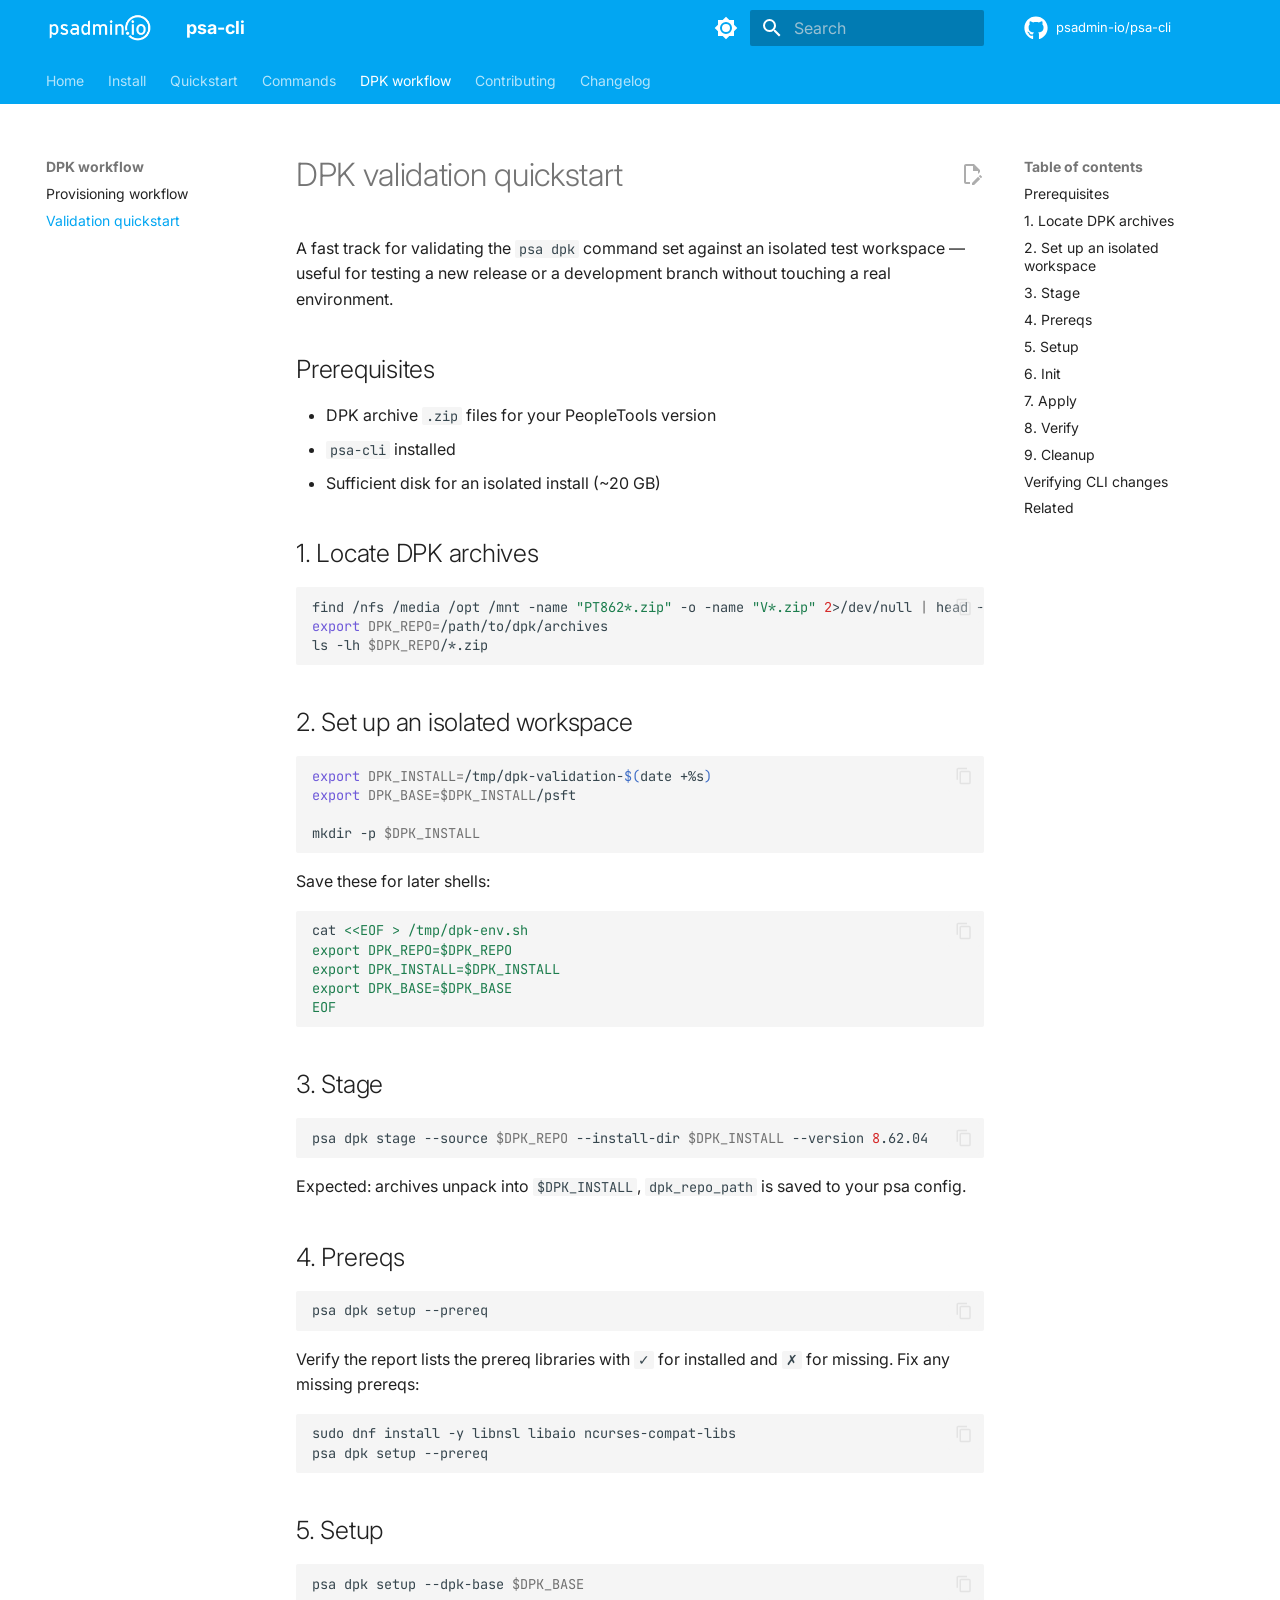
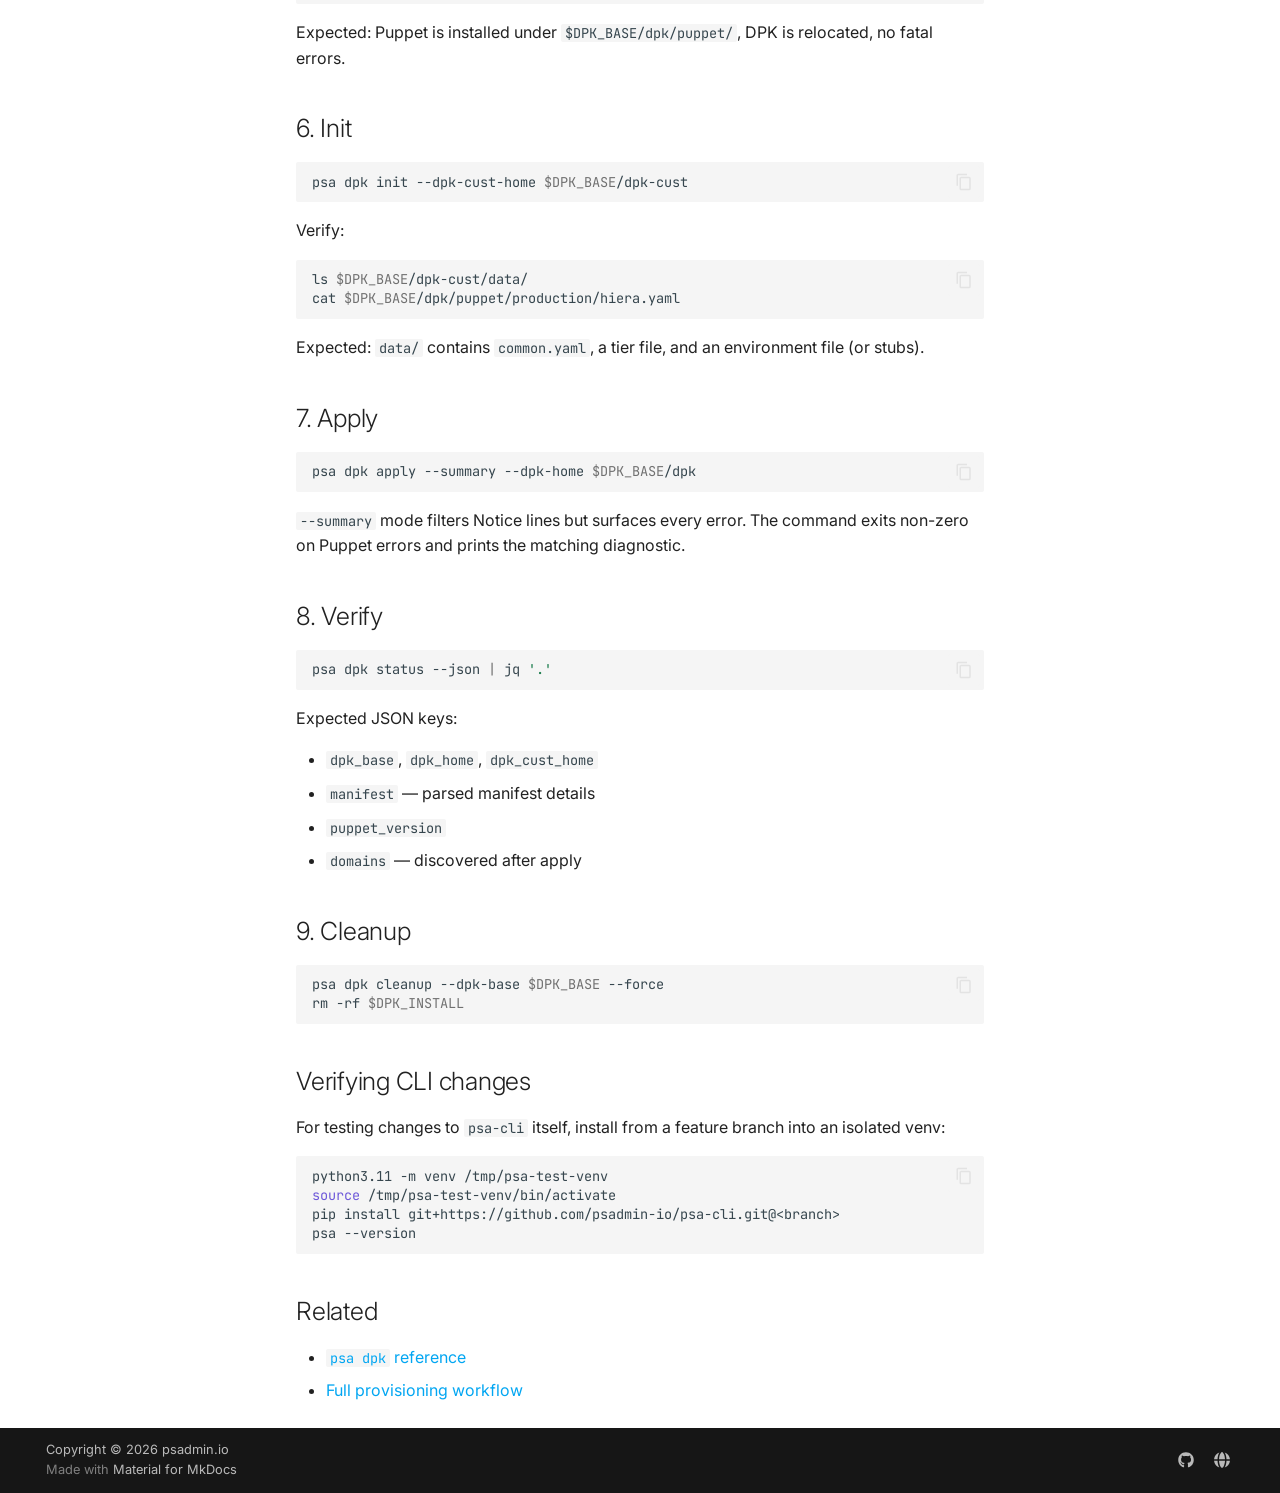
<file: dpk/validation-quickstart/index.html>
<!doctype html>
<html lang="en" class="no-js">
  <head>
    
      <meta charset="utf-8">
      <meta name="viewport" content="width=device-width,initial-scale=1">
      
        <meta name="description" content="A unified command-line tool for PeopleSoft administration">
      
      
      
        <link rel="canonical" href="https://psadmin-io.github.io/psa-cli/dpk/validation-quickstart/">
      
      
        <link rel="prev" href="../provisioning-workflow/">
      
      
        <link rel="next" href="../../contributing/">
      
      
        
      
      
      <link rel="icon" href="../../assets/io_blue_80.png">
      <meta name="generator" content="mkdocs-1.6.1, mkdocs-material-9.7.6">
    
    
      
        <title>Validation quickstart - psa-cli</title>
      
    
    
      <link rel="stylesheet" href="../../assets/stylesheets/main.484c7ddc.min.css">
      
        
        <link rel="stylesheet" href="../../assets/stylesheets/palette.ab4e12ef.min.css">
      
      


    
    
      
    
    
      
        
        
        <link rel="preconnect" href="https://fonts.gstatic.com" crossorigin>
        <link rel="stylesheet" href="https://fonts.googleapis.com/css?family=Inter:300,300i,400,400i,700,700i%7CJetBrains+Mono:400,400i,700,700i&display=fallback">
        <style>:root{--md-text-font:"Inter";--md-code-font:"JetBrains Mono"}</style>
      
    
    
      <link rel="stylesheet" href="../../assets/extra.css">
    
    <script>__md_scope=new URL("../..",location),__md_hash=e=>[...e].reduce(((e,_)=>(e<<5)-e+_.charCodeAt(0)),0),__md_get=(e,_=localStorage,t=__md_scope)=>JSON.parse(_.getItem(t.pathname+"."+e)),__md_set=(e,_,t=localStorage,a=__md_scope)=>{try{t.setItem(a.pathname+"."+e,JSON.stringify(_))}catch(e){}}</script>
    
      

    
    
  </head>
  
  
    
    
      
    
    
    
    
    <body dir="ltr" data-md-color-scheme="default" data-md-color-primary="light-blue" data-md-color-accent="amber">
  
    
    <input class="md-toggle" data-md-toggle="drawer" type="checkbox" id="__drawer" autocomplete="off">
    <input class="md-toggle" data-md-toggle="search" type="checkbox" id="__search" autocomplete="off">
    <label class="md-overlay" for="__drawer"></label>
    <div data-md-component="skip">
      
        
        <a href="#dpk-validation-quickstart" class="md-skip">
          Skip to content
        </a>
      
    </div>
    <div data-md-component="announce">
      
    </div>
    
    
      

<header class="md-header" data-md-component="header">
  <nav class="md-header__inner md-grid" aria-label="Header">
    <a href="../.." title="psa-cli" class="md-header__button md-logo" aria-label="psa-cli" data-md-component="logo">
      
  <img src="../../assets/io_white_400.png" alt="logo">

    </a>
    <label class="md-header__button md-icon" for="__drawer">
      
      <svg xmlns="http://www.w3.org/2000/svg" viewBox="0 0 24 24"><path d="M3 6h18v2H3zm0 5h18v2H3zm0 5h18v2H3z"/></svg>
    </label>
    <div class="md-header__title" data-md-component="header-title">
      <div class="md-header__ellipsis">
        <div class="md-header__topic">
          <span class="md-ellipsis">
            psa-cli
          </span>
        </div>
        <div class="md-header__topic" data-md-component="header-topic">
          <span class="md-ellipsis">
            
              Validation quickstart
            
          </span>
        </div>
      </div>
    </div>
    
      
        <form class="md-header__option" data-md-component="palette">
  
    
    
    
    <input class="md-option" data-md-color-media="(prefers-color-scheme: light)" data-md-color-scheme="default" data-md-color-primary="light-blue" data-md-color-accent="amber"  aria-label="Switch to dark mode"  type="radio" name="__palette" id="__palette_0">
    
      <label class="md-header__button md-icon" title="Switch to dark mode" for="__palette_1" hidden>
        <svg xmlns="http://www.w3.org/2000/svg" viewBox="0 0 24 24"><path d="M12 8a4 4 0 0 0-4 4 4 4 0 0 0 4 4 4 4 0 0 0 4-4 4 4 0 0 0-4-4m0 10a6 6 0 0 1-6-6 6 6 0 0 1 6-6 6 6 0 0 1 6 6 6 6 0 0 1-6 6m8-9.31V4h-4.69L12 .69 8.69 4H4v4.69L.69 12 4 15.31V20h4.69L12 23.31 15.31 20H20v-4.69L23.31 12z"/></svg>
      </label>
    
  
    
    
    
    <input class="md-option" data-md-color-media="(prefers-color-scheme: dark)" data-md-color-scheme="slate" data-md-color-primary="light-blue" data-md-color-accent="amber"  aria-label="Switch to light mode"  type="radio" name="__palette" id="__palette_1">
    
      <label class="md-header__button md-icon" title="Switch to light mode" for="__palette_0" hidden>
        <svg xmlns="http://www.w3.org/2000/svg" viewBox="0 0 24 24"><path d="M12 18c-.89 0-1.74-.2-2.5-.55C11.56 16.5 13 14.42 13 12s-1.44-4.5-3.5-5.45C10.26 6.2 11.11 6 12 6a6 6 0 0 1 6 6 6 6 0 0 1-6 6m8-9.31V4h-4.69L12 .69 8.69 4H4v4.69L.69 12 4 15.31V20h4.69L12 23.31 15.31 20H20v-4.69L23.31 12z"/></svg>
      </label>
    
  
</form>
      
    
    
      <script>var palette=__md_get("__palette");if(palette&&palette.color){if("(prefers-color-scheme)"===palette.color.media){var media=matchMedia("(prefers-color-scheme: light)"),input=document.querySelector(media.matches?"[data-md-color-media='(prefers-color-scheme: light)']":"[data-md-color-media='(prefers-color-scheme: dark)']");palette.color.media=input.getAttribute("data-md-color-media"),palette.color.scheme=input.getAttribute("data-md-color-scheme"),palette.color.primary=input.getAttribute("data-md-color-primary"),palette.color.accent=input.getAttribute("data-md-color-accent")}for(var[key,value]of Object.entries(palette.color))document.body.setAttribute("data-md-color-"+key,value)}</script>
    
    
    
      
      
        <label class="md-header__button md-icon" for="__search">
          
          <svg xmlns="http://www.w3.org/2000/svg" viewBox="0 0 24 24"><path d="M9.5 3A6.5 6.5 0 0 1 16 9.5c0 1.61-.59 3.09-1.56 4.23l.27.27h.79l5 5-1.5 1.5-5-5v-.79l-.27-.27A6.52 6.52 0 0 1 9.5 16 6.5 6.5 0 0 1 3 9.5 6.5 6.5 0 0 1 9.5 3m0 2C7 5 5 7 5 9.5S7 14 9.5 14 14 12 14 9.5 12 5 9.5 5"/></svg>
        </label>
        <div class="md-search" data-md-component="search" role="dialog">
  <label class="md-search__overlay" for="__search"></label>
  <div class="md-search__inner" role="search">
    <form class="md-search__form" name="search">
      <input type="text" class="md-search__input" name="query" aria-label="Search" placeholder="Search" autocapitalize="off" autocorrect="off" autocomplete="off" spellcheck="false" data-md-component="search-query" required>
      <label class="md-search__icon md-icon" for="__search">
        
        <svg xmlns="http://www.w3.org/2000/svg" viewBox="0 0 24 24"><path d="M9.5 3A6.5 6.5 0 0 1 16 9.5c0 1.61-.59 3.09-1.56 4.23l.27.27h.79l5 5-1.5 1.5-5-5v-.79l-.27-.27A6.52 6.52 0 0 1 9.5 16 6.5 6.5 0 0 1 3 9.5 6.5 6.5 0 0 1 9.5 3m0 2C7 5 5 7 5 9.5S7 14 9.5 14 14 12 14 9.5 12 5 9.5 5"/></svg>
        
        <svg xmlns="http://www.w3.org/2000/svg" viewBox="0 0 24 24"><path d="M20 11v2H8l5.5 5.5-1.42 1.42L4.16 12l7.92-7.92L13.5 5.5 8 11z"/></svg>
      </label>
      <nav class="md-search__options" aria-label="Search">
        
        <button type="reset" class="md-search__icon md-icon" title="Clear" aria-label="Clear" tabindex="-1">
          
          <svg xmlns="http://www.w3.org/2000/svg" viewBox="0 0 24 24"><path d="M19 6.41 17.59 5 12 10.59 6.41 5 5 6.41 10.59 12 5 17.59 6.41 19 12 13.41 17.59 19 19 17.59 13.41 12z"/></svg>
        </button>
      </nav>
      
        <div class="md-search__suggest" data-md-component="search-suggest"></div>
      
    </form>
    <div class="md-search__output">
      <div class="md-search__scrollwrap" tabindex="0" data-md-scrollfix>
        <div class="md-search-result" data-md-component="search-result">
          <div class="md-search-result__meta">
            Initializing search
          </div>
          <ol class="md-search-result__list" role="presentation"></ol>
        </div>
      </div>
    </div>
  </div>
</div>
      
    
    
      <div class="md-header__source">
        <a href="https://github.com/psadmin-io/psa-cli" title="Go to repository" class="md-source" data-md-component="source">
  <div class="md-source__icon md-icon">
    
    <svg xmlns="http://www.w3.org/2000/svg" viewBox="0 0 512 512"><!--! Font Awesome Free 7.1.0 by @fontawesome - https://fontawesome.com License - https://fontawesome.com/license/free (Icons: CC BY 4.0, Fonts: SIL OFL 1.1, Code: MIT License) Copyright 2025 Fonticons, Inc.--><path d="M173.9 397.4c0 2-2.3 3.6-5.2 3.6-3.3.3-5.6-1.3-5.6-3.6 0-2 2.3-3.6 5.2-3.6 3-.3 5.6 1.3 5.6 3.6m-31.1-4.5c-.7 2 1.3 4.3 4.3 4.9 2.6 1 5.6 0 6.2-2s-1.3-4.3-4.3-5.2c-2.6-.7-5.5.3-6.2 2.3m44.2-1.7c-2.9.7-4.9 2.6-4.6 4.9.3 2 2.9 3.3 5.9 2.6 2.9-.7 4.9-2.6 4.6-4.6-.3-1.9-3-3.2-5.9-2.9M252.8 8C114.1 8 8 113.3 8 252c0 110.9 69.8 205.8 169.5 239.2 12.8 2.3 17.3-5.6 17.3-12.1 0-6.2-.3-40.4-.3-61.4 0 0-70 15-84.7-29.8 0 0-11.4-29.1-27.8-36.6 0 0-22.9-15.7 1.6-15.4 0 0 24.9 2 38.6 25.8 21.9 38.6 58.6 27.5 72.9 20.9 2.3-16 8.8-27.1 16-33.7-55.9-6.2-112.3-14.3-112.3-110.5 0-27.5 7.6-41.3 23.6-58.9-2.6-6.5-11.1-33.3 2.6-67.9 20.9-6.5 69 27 69 27 20-5.6 41.5-8.5 62.8-8.5s42.8 2.9 62.8 8.5c0 0 48.1-33.6 69-27 13.7 34.7 5.2 61.4 2.6 67.9 16 17.7 25.8 31.5 25.8 58.9 0 96.5-58.9 104.2-114.8 110.5 9.2 7.9 17 22.9 17 46.4 0 33.7-.3 75.4-.3 83.6 0 6.5 4.6 14.4 17.3 12.1C436.2 457.8 504 362.9 504 252 504 113.3 391.5 8 252.8 8M105.2 352.9c-1.3 1-1 3.3.7 5.2 1.6 1.6 3.9 2.3 5.2 1 1.3-1 1-3.3-.7-5.2-1.6-1.6-3.9-2.3-5.2-1m-10.8-8.1c-.7 1.3.3 2.9 2.3 3.9 1.6 1 3.6.7 4.3-.7.7-1.3-.3-2.9-2.3-3.9-2-.6-3.6-.3-4.3.7m32.4 35.6c-1.6 1.3-1 4.3 1.3 6.2 2.3 2.3 5.2 2.6 6.5 1 1.3-1.3.7-4.3-1.3-6.2-2.2-2.3-5.2-2.6-6.5-1m-11.4-14.7c-1.6 1-1.6 3.6 0 5.9s4.3 3.3 5.6 2.3c1.6-1.3 1.6-3.9 0-6.2-1.4-2.3-4-3.3-5.6-2"/></svg>
  </div>
  <div class="md-source__repository">
    psadmin-io/psa-cli
  </div>
</a>
      </div>
    
  </nav>
  
</header>
    
    <div class="md-container" data-md-component="container">
      
      
        
          
            
<nav class="md-tabs" aria-label="Tabs" data-md-component="tabs">
  <div class="md-grid">
    <ul class="md-tabs__list">
      
        
  
  
  
  
    <li class="md-tabs__item">
      <a href="../.." class="md-tabs__link">
        
  
  
    
  
  Home

      </a>
    </li>
  

      
        
  
  
  
  
    <li class="md-tabs__item">
      <a href="../../install/" class="md-tabs__link">
        
  
  
    
  
  Install

      </a>
    </li>
  

      
        
  
  
  
  
    <li class="md-tabs__item">
      <a href="../../quickstart/" class="md-tabs__link">
        
  
  
    
  
  Quickstart

      </a>
    </li>
  

      
        
  
  
  
  
    
    
      <li class="md-tabs__item">
        <a href="../../commands/" class="md-tabs__link">
          
  
  
  Commands

        </a>
      </li>
    
  

      
        
  
  
  
    
  
  
    
    
      <li class="md-tabs__item md-tabs__item--active">
        <a href="../provisioning-workflow/" class="md-tabs__link">
          
  
  
  DPK workflow

        </a>
      </li>
    
  

      
        
  
  
  
  
    <li class="md-tabs__item">
      <a href="../../contributing/" class="md-tabs__link">
        
  
  
    
  
  Contributing

      </a>
    </li>
  

      
        
  
  
  
  
    <li class="md-tabs__item">
      <a href="../../changelog/" class="md-tabs__link">
        
  
  
    
  
  Changelog

      </a>
    </li>
  

      
    </ul>
  </div>
</nav>
          
        
      
      <main class="md-main" data-md-component="main">
        <div class="md-main__inner md-grid">
          
            
              
              <div class="md-sidebar md-sidebar--primary" data-md-component="sidebar" data-md-type="navigation" >
                <div class="md-sidebar__scrollwrap">
                  <div class="md-sidebar__inner">
                    


  


<nav class="md-nav md-nav--primary md-nav--lifted" aria-label="Navigation" data-md-level="0">
  <label class="md-nav__title" for="__drawer">
    <a href="../.." title="psa-cli" class="md-nav__button md-logo" aria-label="psa-cli" data-md-component="logo">
      
  <img src="../../assets/io_white_400.png" alt="logo">

    </a>
    psa-cli
  </label>
  
    <div class="md-nav__source">
      <a href="https://github.com/psadmin-io/psa-cli" title="Go to repository" class="md-source" data-md-component="source">
  <div class="md-source__icon md-icon">
    
    <svg xmlns="http://www.w3.org/2000/svg" viewBox="0 0 512 512"><!--! Font Awesome Free 7.1.0 by @fontawesome - https://fontawesome.com License - https://fontawesome.com/license/free (Icons: CC BY 4.0, Fonts: SIL OFL 1.1, Code: MIT License) Copyright 2025 Fonticons, Inc.--><path d="M173.9 397.4c0 2-2.3 3.6-5.2 3.6-3.3.3-5.6-1.3-5.6-3.6 0-2 2.3-3.6 5.2-3.6 3-.3 5.6 1.3 5.6 3.6m-31.1-4.5c-.7 2 1.3 4.3 4.3 4.9 2.6 1 5.6 0 6.2-2s-1.3-4.3-4.3-5.2c-2.6-.7-5.5.3-6.2 2.3m44.2-1.7c-2.9.7-4.9 2.6-4.6 4.9.3 2 2.9 3.3 5.9 2.6 2.9-.7 4.9-2.6 4.6-4.6-.3-1.9-3-3.2-5.9-2.9M252.8 8C114.1 8 8 113.3 8 252c0 110.9 69.8 205.8 169.5 239.2 12.8 2.3 17.3-5.6 17.3-12.1 0-6.2-.3-40.4-.3-61.4 0 0-70 15-84.7-29.8 0 0-11.4-29.1-27.8-36.6 0 0-22.9-15.7 1.6-15.4 0 0 24.9 2 38.6 25.8 21.9 38.6 58.6 27.5 72.9 20.9 2.3-16 8.8-27.1 16-33.7-55.9-6.2-112.3-14.3-112.3-110.5 0-27.5 7.6-41.3 23.6-58.9-2.6-6.5-11.1-33.3 2.6-67.9 20.9-6.5 69 27 69 27 20-5.6 41.5-8.5 62.8-8.5s42.8 2.9 62.8 8.5c0 0 48.1-33.6 69-27 13.7 34.7 5.2 61.4 2.6 67.9 16 17.7 25.8 31.5 25.8 58.9 0 96.5-58.9 104.2-114.8 110.5 9.2 7.9 17 22.9 17 46.4 0 33.7-.3 75.4-.3 83.6 0 6.5 4.6 14.4 17.3 12.1C436.2 457.8 504 362.9 504 252 504 113.3 391.5 8 252.8 8M105.2 352.9c-1.3 1-1 3.3.7 5.2 1.6 1.6 3.9 2.3 5.2 1 1.3-1 1-3.3-.7-5.2-1.6-1.6-3.9-2.3-5.2-1m-10.8-8.1c-.7 1.3.3 2.9 2.3 3.9 1.6 1 3.6.7 4.3-.7.7-1.3-.3-2.9-2.3-3.9-2-.6-3.6-.3-4.3.7m32.4 35.6c-1.6 1.3-1 4.3 1.3 6.2 2.3 2.3 5.2 2.6 6.5 1 1.3-1.3.7-4.3-1.3-6.2-2.2-2.3-5.2-2.6-6.5-1m-11.4-14.7c-1.6 1-1.6 3.6 0 5.9s4.3 3.3 5.6 2.3c1.6-1.3 1.6-3.9 0-6.2-1.4-2.3-4-3.3-5.6-2"/></svg>
  </div>
  <div class="md-source__repository">
    psadmin-io/psa-cli
  </div>
</a>
    </div>
  
  <ul class="md-nav__list" data-md-scrollfix>
    
      
      
  
  
  
  
    <li class="md-nav__item">
      <a href="../.." class="md-nav__link">
        
  
  
  <span class="md-ellipsis">
    
  
    Home
  

    
  </span>
  
  

      </a>
    </li>
  

    
      
      
  
  
  
  
    <li class="md-nav__item">
      <a href="../../install/" class="md-nav__link">
        
  
  
  <span class="md-ellipsis">
    
  
    Install
  

    
  </span>
  
  

      </a>
    </li>
  

    
      
      
  
  
  
  
    <li class="md-nav__item">
      <a href="../../quickstart/" class="md-nav__link">
        
  
  
  <span class="md-ellipsis">
    
  
    Quickstart
  

    
  </span>
  
  

      </a>
    </li>
  

    
      
      
  
  
  
  
    
    
    
    
      
      
        
      
    
    
    <li class="md-nav__item md-nav__item--nested">
      
        
        
        <input class="md-nav__toggle md-toggle " type="checkbox" id="__nav_4" >
        
          
          <label class="md-nav__link" for="__nav_4" id="__nav_4_label" tabindex="0">
            
  
  
  <span class="md-ellipsis">
    
  
    Commands
  

    
  </span>
  
  

            <span class="md-nav__icon md-icon"></span>
          </label>
        
        <nav class="md-nav" data-md-level="1" aria-labelledby="__nav_4_label" aria-expanded="false">
          <label class="md-nav__title" for="__nav_4">
            <span class="md-nav__icon md-icon"></span>
            
  
    Commands
  

          </label>
          <ul class="md-nav__list" data-md-scrollfix>
            
              
                
  
  
  
  
    <li class="md-nav__item">
      <a href="../../commands/" class="md-nav__link">
        
  
  
  <span class="md-ellipsis">
    
  
    Overview
  

    
  </span>
  
  

      </a>
    </li>
  

              
            
              
                
  
  
  
  
    <li class="md-nav__item">
      <a href="../../commands/domain/" class="md-nav__link">
        
  
  
  <span class="md-ellipsis">
    
  
    domain
  

    
  </span>
  
  

      </a>
    </li>
  

              
            
              
                
  
  
  
  
    <li class="md-nav__item">
      <a href="../../commands/dpk/" class="md-nav__link">
        
  
  
  <span class="md-ellipsis">
    
  
    dpk
  

    
  </span>
  
  

      </a>
    </li>
  

              
            
              
                
  
  
  
  
    <li class="md-nav__item">
      <a href="../../commands/config/" class="md-nav__link">
        
  
  
  <span class="md-ellipsis">
    
  
    config
  

    
  </span>
  
  

      </a>
    </li>
  

              
            
          </ul>
        </nav>
      
    </li>
  

    
      
      
  
  
    
  
  
  
    
    
    
    
      
        
        
      
      
        
      
    
    
    <li class="md-nav__item md-nav__item--active md-nav__item--section md-nav__item--nested">
      
        
        
        <input class="md-nav__toggle md-toggle " type="checkbox" id="__nav_5" checked>
        
          
          <label class="md-nav__link" for="__nav_5" id="__nav_5_label" tabindex="">
            
  
  
  <span class="md-ellipsis">
    
  
    DPK workflow
  

    
  </span>
  
  

            <span class="md-nav__icon md-icon"></span>
          </label>
        
        <nav class="md-nav" data-md-level="1" aria-labelledby="__nav_5_label" aria-expanded="true">
          <label class="md-nav__title" for="__nav_5">
            <span class="md-nav__icon md-icon"></span>
            
  
    DPK workflow
  

          </label>
          <ul class="md-nav__list" data-md-scrollfix>
            
              
                
  
  
  
  
    <li class="md-nav__item">
      <a href="../provisioning-workflow/" class="md-nav__link">
        
  
  
  <span class="md-ellipsis">
    
  
    Provisioning workflow
  

    
  </span>
  
  

      </a>
    </li>
  

              
            
              
                
  
  
    
  
  
  
    <li class="md-nav__item md-nav__item--active">
      
      <input class="md-nav__toggle md-toggle" type="checkbox" id="__toc">
      
      
        
      
      
        <label class="md-nav__link md-nav__link--active" for="__toc">
          
  
  
  <span class="md-ellipsis">
    
  
    Validation quickstart
  

    
  </span>
  
  

          <span class="md-nav__icon md-icon"></span>
        </label>
      
      <a href="./" class="md-nav__link md-nav__link--active">
        
  
  
  <span class="md-ellipsis">
    
  
    Validation quickstart
  

    
  </span>
  
  

      </a>
      
        

<nav class="md-nav md-nav--secondary" aria-label="Table of contents">
  
  
  
    
  
  
    <label class="md-nav__title" for="__toc">
      <span class="md-nav__icon md-icon"></span>
      Table of contents
    </label>
    <ul class="md-nav__list" data-md-component="toc" data-md-scrollfix>
      
        <li class="md-nav__item">
  <a href="#prerequisites" class="md-nav__link">
    <span class="md-ellipsis">
      
        Prerequisites
      
    </span>
  </a>
  
</li>
      
        <li class="md-nav__item">
  <a href="#1-locate-dpk-archives" class="md-nav__link">
    <span class="md-ellipsis">
      
        1. Locate DPK archives
      
    </span>
  </a>
  
</li>
      
        <li class="md-nav__item">
  <a href="#2-set-up-an-isolated-workspace" class="md-nav__link">
    <span class="md-ellipsis">
      
        2. Set up an isolated workspace
      
    </span>
  </a>
  
</li>
      
        <li class="md-nav__item">
  <a href="#3-stage" class="md-nav__link">
    <span class="md-ellipsis">
      
        3. Stage
      
    </span>
  </a>
  
</li>
      
        <li class="md-nav__item">
  <a href="#4-prereqs" class="md-nav__link">
    <span class="md-ellipsis">
      
        4. Prereqs
      
    </span>
  </a>
  
</li>
      
        <li class="md-nav__item">
  <a href="#5-setup" class="md-nav__link">
    <span class="md-ellipsis">
      
        5. Setup
      
    </span>
  </a>
  
</li>
      
        <li class="md-nav__item">
  <a href="#6-init" class="md-nav__link">
    <span class="md-ellipsis">
      
        6. Init
      
    </span>
  </a>
  
</li>
      
        <li class="md-nav__item">
  <a href="#7-apply" class="md-nav__link">
    <span class="md-ellipsis">
      
        7. Apply
      
    </span>
  </a>
  
</li>
      
        <li class="md-nav__item">
  <a href="#8-verify" class="md-nav__link">
    <span class="md-ellipsis">
      
        8. Verify
      
    </span>
  </a>
  
</li>
      
        <li class="md-nav__item">
  <a href="#9-cleanup" class="md-nav__link">
    <span class="md-ellipsis">
      
        9. Cleanup
      
    </span>
  </a>
  
</li>
      
        <li class="md-nav__item">
  <a href="#verifying-cli-changes" class="md-nav__link">
    <span class="md-ellipsis">
      
        Verifying CLI changes
      
    </span>
  </a>
  
</li>
      
        <li class="md-nav__item">
  <a href="#related" class="md-nav__link">
    <span class="md-ellipsis">
      
        Related
      
    </span>
  </a>
  
</li>
      
    </ul>
  
</nav>
      
    </li>
  

              
            
          </ul>
        </nav>
      
    </li>
  

    
      
      
  
  
  
  
    <li class="md-nav__item">
      <a href="../../contributing/" class="md-nav__link">
        
  
  
  <span class="md-ellipsis">
    
  
    Contributing
  

    
  </span>
  
  

      </a>
    </li>
  

    
      
      
  
  
  
  
    <li class="md-nav__item">
      <a href="../../changelog/" class="md-nav__link">
        
  
  
  <span class="md-ellipsis">
    
  
    Changelog
  

    
  </span>
  
  

      </a>
    </li>
  

    
  </ul>
</nav>
                  </div>
                </div>
              </div>
            
            
              
              <div class="md-sidebar md-sidebar--secondary" data-md-component="sidebar" data-md-type="toc" >
                <div class="md-sidebar__scrollwrap">
                  <div class="md-sidebar__inner">
                    

<nav class="md-nav md-nav--secondary" aria-label="Table of contents">
  
  
  
    
  
  
    <label class="md-nav__title" for="__toc">
      <span class="md-nav__icon md-icon"></span>
      Table of contents
    </label>
    <ul class="md-nav__list" data-md-component="toc" data-md-scrollfix>
      
        <li class="md-nav__item">
  <a href="#prerequisites" class="md-nav__link">
    <span class="md-ellipsis">
      
        Prerequisites
      
    </span>
  </a>
  
</li>
      
        <li class="md-nav__item">
  <a href="#1-locate-dpk-archives" class="md-nav__link">
    <span class="md-ellipsis">
      
        1. Locate DPK archives
      
    </span>
  </a>
  
</li>
      
        <li class="md-nav__item">
  <a href="#2-set-up-an-isolated-workspace" class="md-nav__link">
    <span class="md-ellipsis">
      
        2. Set up an isolated workspace
      
    </span>
  </a>
  
</li>
      
        <li class="md-nav__item">
  <a href="#3-stage" class="md-nav__link">
    <span class="md-ellipsis">
      
        3. Stage
      
    </span>
  </a>
  
</li>
      
        <li class="md-nav__item">
  <a href="#4-prereqs" class="md-nav__link">
    <span class="md-ellipsis">
      
        4. Prereqs
      
    </span>
  </a>
  
</li>
      
        <li class="md-nav__item">
  <a href="#5-setup" class="md-nav__link">
    <span class="md-ellipsis">
      
        5. Setup
      
    </span>
  </a>
  
</li>
      
        <li class="md-nav__item">
  <a href="#6-init" class="md-nav__link">
    <span class="md-ellipsis">
      
        6. Init
      
    </span>
  </a>
  
</li>
      
        <li class="md-nav__item">
  <a href="#7-apply" class="md-nav__link">
    <span class="md-ellipsis">
      
        7. Apply
      
    </span>
  </a>
  
</li>
      
        <li class="md-nav__item">
  <a href="#8-verify" class="md-nav__link">
    <span class="md-ellipsis">
      
        8. Verify
      
    </span>
  </a>
  
</li>
      
        <li class="md-nav__item">
  <a href="#9-cleanup" class="md-nav__link">
    <span class="md-ellipsis">
      
        9. Cleanup
      
    </span>
  </a>
  
</li>
      
        <li class="md-nav__item">
  <a href="#verifying-cli-changes" class="md-nav__link">
    <span class="md-ellipsis">
      
        Verifying CLI changes
      
    </span>
  </a>
  
</li>
      
        <li class="md-nav__item">
  <a href="#related" class="md-nav__link">
    <span class="md-ellipsis">
      
        Related
      
    </span>
  </a>
  
</li>
      
    </ul>
  
</nav>
                  </div>
                </div>
              </div>
            
          
          
            <div class="md-content" data-md-component="content">
              
              <article class="md-content__inner md-typeset">
                
                  


  
    <a href="https://github.com/psadmin-io/psa-cli/edit/main/docs/dpk/validation-quickstart.md" title="Edit this page" class="md-content__button md-icon" rel="edit">
      
      <svg xmlns="http://www.w3.org/2000/svg" viewBox="0 0 24 24"><path d="M10 20H6V4h7v5h5v3.1l2-2V8l-6-6H6c-1.1 0-2 .9-2 2v16c0 1.1.9 2 2 2h4zm10.2-7c.1 0 .3.1.4.2l1.3 1.3c.2.2.2.6 0 .8l-1 1-2.1-2.1 1-1c.1-.1.2-.2.4-.2m0 3.9L14.1 23H12v-2.1l6.1-6.1z"/></svg>
    </a>
  
  


<h1 id="dpk-validation-quickstart">DPK validation quickstart<a class="headerlink" href="#dpk-validation-quickstart" title="Permanent link">&para;</a></h1>
<p>A fast track for validating the <code>psa dpk</code> command set against an isolated test workspace — useful for testing a new release or a development branch without touching a real environment.</p>
<h2 id="prerequisites">Prerequisites<a class="headerlink" href="#prerequisites" title="Permanent link">&para;</a></h2>
<ul>
<li>DPK archive <code>.zip</code> files for your PeopleTools version</li>
<li><code>psa-cli</code> installed</li>
<li>Sufficient disk for an isolated install (~20 GB)</li>
</ul>
<h2 id="1-locate-dpk-archives">1. Locate DPK archives<a class="headerlink" href="#1-locate-dpk-archives" title="Permanent link">&para;</a></h2>
<div class="language-bash highlight"><pre><span></span><code><span id="__span-0-1"><a id="__codelineno-0-1" name="__codelineno-0-1" href="#__codelineno-0-1"></a>find<span class="w"> </span>/nfs<span class="w"> </span>/media<span class="w"> </span>/opt<span class="w"> </span>/mnt<span class="w"> </span>-name<span class="w"> </span><span class="s2">&quot;PT862*.zip&quot;</span><span class="w"> </span>-o<span class="w"> </span>-name<span class="w"> </span><span class="s2">&quot;V*.zip&quot;</span><span class="w"> </span><span class="m">2</span>&gt;/dev/null<span class="w"> </span><span class="p">|</span><span class="w"> </span>head<span class="w"> </span>-5
</span><span id="__span-0-2"><a id="__codelineno-0-2" name="__codelineno-0-2" href="#__codelineno-0-2"></a><span class="nb">export</span><span class="w"> </span><span class="nv">DPK_REPO</span><span class="o">=</span>/path/to/dpk/archives
</span><span id="__span-0-3"><a id="__codelineno-0-3" name="__codelineno-0-3" href="#__codelineno-0-3"></a>ls<span class="w"> </span>-lh<span class="w"> </span><span class="nv">$DPK_REPO</span>/*.zip
</span></code></pre></div>
<h2 id="2-set-up-an-isolated-workspace">2. Set up an isolated workspace<a class="headerlink" href="#2-set-up-an-isolated-workspace" title="Permanent link">&para;</a></h2>
<div class="language-bash highlight"><pre><span></span><code><span id="__span-1-1"><a id="__codelineno-1-1" name="__codelineno-1-1" href="#__codelineno-1-1"></a><span class="nb">export</span><span class="w"> </span><span class="nv">DPK_INSTALL</span><span class="o">=</span>/tmp/dpk-validation-<span class="k">$(</span>date<span class="w"> </span>+%s<span class="k">)</span>
</span><span id="__span-1-2"><a id="__codelineno-1-2" name="__codelineno-1-2" href="#__codelineno-1-2"></a><span class="nb">export</span><span class="w"> </span><span class="nv">DPK_BASE</span><span class="o">=</span><span class="nv">$DPK_INSTALL</span>/psft
</span><span id="__span-1-3"><a id="__codelineno-1-3" name="__codelineno-1-3" href="#__codelineno-1-3"></a>
</span><span id="__span-1-4"><a id="__codelineno-1-4" name="__codelineno-1-4" href="#__codelineno-1-4"></a>mkdir<span class="w"> </span>-p<span class="w"> </span><span class="nv">$DPK_INSTALL</span>
</span></code></pre></div>
<p>Save these for later shells:</p>
<div class="language-bash highlight"><pre><span></span><code><span id="__span-2-1"><a id="__codelineno-2-1" name="__codelineno-2-1" href="#__codelineno-2-1"></a>cat<span class="w"> </span><span class="s">&lt;&lt;EOF &gt; /tmp/dpk-env.sh</span>
</span><span id="__span-2-2"><a id="__codelineno-2-2" name="__codelineno-2-2" href="#__codelineno-2-2"></a><span class="s">export DPK_REPO=$DPK_REPO</span>
</span><span id="__span-2-3"><a id="__codelineno-2-3" name="__codelineno-2-3" href="#__codelineno-2-3"></a><span class="s">export DPK_INSTALL=$DPK_INSTALL</span>
</span><span id="__span-2-4"><a id="__codelineno-2-4" name="__codelineno-2-4" href="#__codelineno-2-4"></a><span class="s">export DPK_BASE=$DPK_BASE</span>
</span><span id="__span-2-5"><a id="__codelineno-2-5" name="__codelineno-2-5" href="#__codelineno-2-5"></a><span class="s">EOF</span>
</span></code></pre></div>
<h2 id="3-stage">3. Stage<a class="headerlink" href="#3-stage" title="Permanent link">&para;</a></h2>
<div class="language-bash highlight"><pre><span></span><code><span id="__span-3-1"><a id="__codelineno-3-1" name="__codelineno-3-1" href="#__codelineno-3-1"></a>psa<span class="w"> </span>dpk<span class="w"> </span>stage<span class="w"> </span>--source<span class="w"> </span><span class="nv">$DPK_REPO</span><span class="w"> </span>--install-dir<span class="w"> </span><span class="nv">$DPK_INSTALL</span><span class="w"> </span>--version<span class="w"> </span><span class="m">8</span>.62.04
</span></code></pre></div>
<p>Expected: archives unpack into <code>$DPK_INSTALL</code>, <code>dpk_repo_path</code> is saved to your psa config.</p>
<h2 id="4-prereqs">4. Prereqs<a class="headerlink" href="#4-prereqs" title="Permanent link">&para;</a></h2>
<div class="language-bash highlight"><pre><span></span><code><span id="__span-4-1"><a id="__codelineno-4-1" name="__codelineno-4-1" href="#__codelineno-4-1"></a>psa<span class="w"> </span>dpk<span class="w"> </span>setup<span class="w"> </span>--prereq
</span></code></pre></div>
<p>Verify the report lists the prereq libraries with <code>✓</code> for installed and <code>✗</code> for missing. Fix any missing prereqs:</p>
<div class="language-bash highlight"><pre><span></span><code><span id="__span-5-1"><a id="__codelineno-5-1" name="__codelineno-5-1" href="#__codelineno-5-1"></a>sudo<span class="w"> </span>dnf<span class="w"> </span>install<span class="w"> </span>-y<span class="w"> </span>libnsl<span class="w"> </span>libaio<span class="w"> </span>ncurses-compat-libs
</span><span id="__span-5-2"><a id="__codelineno-5-2" name="__codelineno-5-2" href="#__codelineno-5-2"></a>psa<span class="w"> </span>dpk<span class="w"> </span>setup<span class="w"> </span>--prereq
</span></code></pre></div>
<h2 id="5-setup">5. Setup<a class="headerlink" href="#5-setup" title="Permanent link">&para;</a></h2>
<div class="language-bash highlight"><pre><span></span><code><span id="__span-6-1"><a id="__codelineno-6-1" name="__codelineno-6-1" href="#__codelineno-6-1"></a>psa<span class="w"> </span>dpk<span class="w"> </span>setup<span class="w"> </span>--dpk-base<span class="w"> </span><span class="nv">$DPK_BASE</span>
</span></code></pre></div>
<p>Expected: Puppet is installed under <code>$DPK_BASE/dpk/puppet/</code>, DPK is relocated, no fatal errors.</p>
<h2 id="6-init">6. Init<a class="headerlink" href="#6-init" title="Permanent link">&para;</a></h2>
<div class="language-bash highlight"><pre><span></span><code><span id="__span-7-1"><a id="__codelineno-7-1" name="__codelineno-7-1" href="#__codelineno-7-1"></a>psa<span class="w"> </span>dpk<span class="w"> </span>init<span class="w"> </span>--dpk-cust-home<span class="w"> </span><span class="nv">$DPK_BASE</span>/dpk-cust
</span></code></pre></div>
<p>Verify:</p>
<div class="language-bash highlight"><pre><span></span><code><span id="__span-8-1"><a id="__codelineno-8-1" name="__codelineno-8-1" href="#__codelineno-8-1"></a>ls<span class="w"> </span><span class="nv">$DPK_BASE</span>/dpk-cust/data/
</span><span id="__span-8-2"><a id="__codelineno-8-2" name="__codelineno-8-2" href="#__codelineno-8-2"></a>cat<span class="w"> </span><span class="nv">$DPK_BASE</span>/dpk/puppet/production/hiera.yaml
</span></code></pre></div>
<p>Expected: <code>data/</code> contains <code>common.yaml</code>, a tier file, and an environment file (or stubs).</p>
<h2 id="7-apply">7. Apply<a class="headerlink" href="#7-apply" title="Permanent link">&para;</a></h2>
<div class="language-bash highlight"><pre><span></span><code><span id="__span-9-1"><a id="__codelineno-9-1" name="__codelineno-9-1" href="#__codelineno-9-1"></a>psa<span class="w"> </span>dpk<span class="w"> </span>apply<span class="w"> </span>--summary<span class="w"> </span>--dpk-home<span class="w"> </span><span class="nv">$DPK_BASE</span>/dpk
</span></code></pre></div>
<p><code>--summary</code> mode filters Notice lines but surfaces every error. The command exits non-zero on Puppet errors and prints the matching diagnostic.</p>
<h2 id="8-verify">8. Verify<a class="headerlink" href="#8-verify" title="Permanent link">&para;</a></h2>
<div class="language-bash highlight"><pre><span></span><code><span id="__span-10-1"><a id="__codelineno-10-1" name="__codelineno-10-1" href="#__codelineno-10-1"></a>psa<span class="w"> </span>dpk<span class="w"> </span>status<span class="w"> </span>--json<span class="w"> </span><span class="p">|</span><span class="w"> </span>jq<span class="w"> </span><span class="s1">&#39;.&#39;</span>
</span></code></pre></div>
<p>Expected JSON keys:</p>
<ul>
<li><code>dpk_base</code>, <code>dpk_home</code>, <code>dpk_cust_home</code></li>
<li><code>manifest</code> — parsed manifest details</li>
<li><code>puppet_version</code></li>
<li><code>domains</code> — discovered after apply</li>
</ul>
<h2 id="9-cleanup">9. Cleanup<a class="headerlink" href="#9-cleanup" title="Permanent link">&para;</a></h2>
<div class="language-bash highlight"><pre><span></span><code><span id="__span-11-1"><a id="__codelineno-11-1" name="__codelineno-11-1" href="#__codelineno-11-1"></a>psa<span class="w"> </span>dpk<span class="w"> </span>cleanup<span class="w"> </span>--dpk-base<span class="w"> </span><span class="nv">$DPK_BASE</span><span class="w"> </span>--force
</span><span id="__span-11-2"><a id="__codelineno-11-2" name="__codelineno-11-2" href="#__codelineno-11-2"></a>rm<span class="w"> </span>-rf<span class="w"> </span><span class="nv">$DPK_INSTALL</span>
</span></code></pre></div>
<h2 id="verifying-cli-changes">Verifying CLI changes<a class="headerlink" href="#verifying-cli-changes" title="Permanent link">&para;</a></h2>
<p>For testing changes to <code>psa-cli</code> itself, install from a feature branch into an isolated venv:</p>
<div class="language-bash highlight"><pre><span></span><code><span id="__span-12-1"><a id="__codelineno-12-1" name="__codelineno-12-1" href="#__codelineno-12-1"></a>python3.11<span class="w"> </span>-m<span class="w"> </span>venv<span class="w"> </span>/tmp/psa-test-venv
</span><span id="__span-12-2"><a id="__codelineno-12-2" name="__codelineno-12-2" href="#__codelineno-12-2"></a><span class="nb">source</span><span class="w"> </span>/tmp/psa-test-venv/bin/activate
</span><span id="__span-12-3"><a id="__codelineno-12-3" name="__codelineno-12-3" href="#__codelineno-12-3"></a>pip<span class="w"> </span>install<span class="w"> </span>git+https://github.com/psadmin-io/psa-cli.git@&lt;branch&gt;
</span><span id="__span-12-4"><a id="__codelineno-12-4" name="__codelineno-12-4" href="#__codelineno-12-4"></a>psa<span class="w"> </span>--version
</span></code></pre></div>
<h2 id="related">Related<a class="headerlink" href="#related" title="Permanent link">&para;</a></h2>
<ul>
<li><a href="../../commands/dpk/"><code>psa dpk</code> reference</a></li>
<li><a href="../provisioning-workflow/">Full provisioning workflow</a></li>
</ul>












                
              </article>
            </div>
          
          
  <script>var tabs=__md_get("__tabs");if(Array.isArray(tabs))e:for(var set of document.querySelectorAll(".tabbed-set")){var labels=set.querySelector(".tabbed-labels");for(var tab of tabs)for(var label of labels.getElementsByTagName("label"))if(label.innerText.trim()===tab){var input=document.getElementById(label.htmlFor);input.checked=!0;continue e}}</script>

<script>var target=document.getElementById(location.hash.slice(1));target&&target.name&&(target.checked=target.name.startsWith("__tabbed_"))</script>
        </div>
        
          <button type="button" class="md-top md-icon" data-md-component="top" hidden>
  
  <svg xmlns="http://www.w3.org/2000/svg" viewBox="0 0 24 24"><path d="M13 20h-2V8l-5.5 5.5-1.42-1.42L12 4.16l7.92 7.92-1.42 1.42L13 8z"/></svg>
  Back to top
</button>
        
      </main>
      
        <footer class="md-footer">
  
  <div class="md-footer-meta md-typeset">
    <div class="md-footer-meta__inner md-grid">
      <div class="md-copyright">
  
    <div class="md-copyright__highlight">
      Copyright &copy; 2026 psadmin.io
    </div>
  
  
    Made with
    <a href="https://squidfunk.github.io/mkdocs-material/" target="_blank" rel="noopener">
      Material for MkDocs
    </a>
  
</div>
      
        
<div class="md-social">
  
    
    
    
    
      
      
    
    <a href="https://github.com/psadmin-io/psa-cli" target="_blank" rel="noopener" title="github.com" class="md-social__link">
      <svg xmlns="http://www.w3.org/2000/svg" viewBox="0 0 512 512"><!--! Font Awesome Free 7.1.0 by @fontawesome - https://fontawesome.com License - https://fontawesome.com/license/free (Icons: CC BY 4.0, Fonts: SIL OFL 1.1, Code: MIT License) Copyright 2025 Fonticons, Inc.--><path d="M173.9 397.4c0 2-2.3 3.6-5.2 3.6-3.3.3-5.6-1.3-5.6-3.6 0-2 2.3-3.6 5.2-3.6 3-.3 5.6 1.3 5.6 3.6m-31.1-4.5c-.7 2 1.3 4.3 4.3 4.9 2.6 1 5.6 0 6.2-2s-1.3-4.3-4.3-5.2c-2.6-.7-5.5.3-6.2 2.3m44.2-1.7c-2.9.7-4.9 2.6-4.6 4.9.3 2 2.9 3.3 5.9 2.6 2.9-.7 4.9-2.6 4.6-4.6-.3-1.9-3-3.2-5.9-2.9M252.8 8C114.1 8 8 113.3 8 252c0 110.9 69.8 205.8 169.5 239.2 12.8 2.3 17.3-5.6 17.3-12.1 0-6.2-.3-40.4-.3-61.4 0 0-70 15-84.7-29.8 0 0-11.4-29.1-27.8-36.6 0 0-22.9-15.7 1.6-15.4 0 0 24.9 2 38.6 25.8 21.9 38.6 58.6 27.5 72.9 20.9 2.3-16 8.8-27.1 16-33.7-55.9-6.2-112.3-14.3-112.3-110.5 0-27.5 7.6-41.3 23.6-58.9-2.6-6.5-11.1-33.3 2.6-67.9 20.9-6.5 69 27 69 27 20-5.6 41.5-8.5 62.8-8.5s42.8 2.9 62.8 8.5c0 0 48.1-33.6 69-27 13.7 34.7 5.2 61.4 2.6 67.9 16 17.7 25.8 31.5 25.8 58.9 0 96.5-58.9 104.2-114.8 110.5 9.2 7.9 17 22.9 17 46.4 0 33.7-.3 75.4-.3 83.6 0 6.5 4.6 14.4 17.3 12.1C436.2 457.8 504 362.9 504 252 504 113.3 391.5 8 252.8 8M105.2 352.9c-1.3 1-1 3.3.7 5.2 1.6 1.6 3.9 2.3 5.2 1 1.3-1 1-3.3-.7-5.2-1.6-1.6-3.9-2.3-5.2-1m-10.8-8.1c-.7 1.3.3 2.9 2.3 3.9 1.6 1 3.6.7 4.3-.7.7-1.3-.3-2.9-2.3-3.9-2-.6-3.6-.3-4.3.7m32.4 35.6c-1.6 1.3-1 4.3 1.3 6.2 2.3 2.3 5.2 2.6 6.5 1 1.3-1.3.7-4.3-1.3-6.2-2.2-2.3-5.2-2.6-6.5-1m-11.4-14.7c-1.6 1-1.6 3.6 0 5.9s4.3 3.3 5.6 2.3c1.6-1.3 1.6-3.9 0-6.2-1.4-2.3-4-3.3-5.6-2"/></svg>
    </a>
  
    
    
    
    
      
      
    
    <a href="https://psadmin.io" target="_blank" rel="noopener" title="psadmin.io" class="md-social__link">
      <svg xmlns="http://www.w3.org/2000/svg" viewBox="0 0 512 512"><!--! Font Awesome Free 7.1.0 by @fontawesome - https://fontawesome.com License - https://fontawesome.com/license/free (Icons: CC BY 4.0, Fonts: SIL OFL 1.1, Code: MIT License) Copyright 2025 Fonticons, Inc.--><path d="M351.9 280H161c2.9 64.5 17.2 123.9 37.5 167.4 11.4 24.5 23.7 41.8 35.1 52.4 11.2 10.5 18.9 12.2 22.9 12.2s11.7-1.7 22.9-12.2c11.4-10.6 23.7-28 35.1-52.4 20.3-43.5 34.6-102.9 37.5-167.4zm-191-48h190.9c-2.8-64.5-17.1-123.9-37.4-167.4-11.4-24.4-23.7-41.8-35.1-52.4C268.1 1.7 260.4 0 256.4 0s-11.7 1.7-22.9 12.2c-11.4 10.6-23.7 28-35.1 52.4-20.3 43.5-34.6 102.9-37.5 167.4m-48 0c3.5-85.6 25.6-165.1 57.9-217.3C78.7 47.3 10.9 131.2 1.5 232zM1.5 280c9.4 100.8 77.2 184.7 169.3 217.3-32.3-52.2-54.4-131.7-57.9-217.3zm398.4 0c-3.5 85.6-25.6 165.1-57.9 217.3 92.1-32.7 159.9-116.5 169.3-217.3zm111.4-48C501.9 131.2 434.1 47.3 342 14.7c32.3 52.2 54.4 131.7 57.9 217.3z"/></svg>
    </a>
  
</div>
      
    </div>
  </div>
</footer>
      
    </div>
    <div class="md-dialog" data-md-component="dialog">
      <div class="md-dialog__inner md-typeset"></div>
    </div>
    
    
    
      
      
      <script id="__config" type="application/json">{"annotate": null, "base": "../..", "features": ["navigation.tabs", "navigation.sections", "navigation.top", "navigation.tracking", "navigation.instant", "search.suggest", "search.highlight", "content.code.copy", "content.code.annotate", "content.action.edit", "content.tabs.link", "toc.follow"], "search": "../../assets/javascripts/workers/search.2c215733.min.js", "tags": null, "translations": {"clipboard.copied": "Copied to clipboard", "clipboard.copy": "Copy to clipboard", "search.result.more.one": "1 more on this page", "search.result.more.other": "# more on this page", "search.result.none": "No matching documents", "search.result.one": "1 matching document", "search.result.other": "# matching documents", "search.result.placeholder": "Type to start searching", "search.result.term.missing": "Missing", "select.version": "Select version"}, "version": null}</script>
    
    
      <script src="../../assets/javascripts/bundle.79ae519e.min.js"></script>
      
    
  </body>
</html>
</file>
<file: assets/extra.css>
/* psadmin.io brand colors (override Material's light-blue + amber defaults
   with the exact brand hex values from docs/assets/scheme.png). */
:root {
  --md-primary-fg-color:        #1E9CF0;
  --md-primary-fg-color--light: #4DB4F5;
  --md-primary-fg-color--dark:  #1880C8;
  --md-accent-fg-color:         #F0AF40;
}

/* Slightly larger header logo so the wordmark is readable */
.md-header__button.md-logo img,
.md-header__button.md-logo svg {
  height: 1.6rem;
  width: auto;
}
</file>
<file: assets/stylesheets/main.484c7ddc.min.css>
@charset "UTF-8";html{-webkit-text-size-adjust:none;-moz-text-size-adjust:none;text-size-adjust:none;box-sizing:border-box}*,:after,:before{box-sizing:inherit}@media (prefers-reduced-motion){*,:after,:before{transition:none!important}}body{margin:0}a,button,input,label{-webkit-tap-highlight-color:transparent}a{color:inherit;text-decoration:none}hr{border:0;box-sizing:initial;display:block;height:.05rem;overflow:visible;padding:0}small{font-size:80%}sub,sup{line-height:1em}img{border-style:none}table{border-collapse:initial;border-spacing:0}td,th{font-weight:400;vertical-align:top}button{background:#0000;border:0;font-family:inherit;font-size:inherit;margin:0;padding:0}input{border:0;outline:none}:root{--md-primary-fg-color:#4051b5;--md-primary-fg-color--light:#5d6cc0;--md-primary-fg-color--dark:#303fa1;--md-primary-bg-color:#fff;--md-primary-bg-color--light:#ffffffb3;--md-accent-fg-color:#526cfe;--md-accent-fg-color--transparent:#526cfe1a;--md-accent-bg-color:#fff;--md-accent-bg-color--light:#ffffffb3}[data-md-color-scheme=default]{color-scheme:light}[data-md-color-scheme=default] img[src$="#gh-dark-mode-only"],[data-md-color-scheme=default] img[src$="#only-dark"]{display:none}:root,[data-md-color-scheme=default]{--md-hue:225deg;--md-default-fg-color:#000000de;--md-default-fg-color--light:#0000008a;--md-default-fg-color--lighter:#00000052;--md-default-fg-color--lightest:#00000012;--md-default-bg-color:#fff;--md-default-bg-color--light:#ffffffb3;--md-default-bg-color--lighter:#ffffff4d;--md-default-bg-color--lightest:#ffffff1f;--md-code-fg-color:#36464e;--md-code-bg-color:#f5f5f5;--md-code-bg-color--light:#f5f5f5b3;--md-code-bg-color--lighter:#f5f5f54d;--md-code-hl-color:#4287ff;--md-code-hl-color--light:#4287ff1a;--md-code-hl-number-color:#d52a2a;--md-code-hl-special-color:#db1457;--md-code-hl-function-color:#a846b9;--md-code-hl-constant-color:#6e59d9;--md-code-hl-keyword-color:#3f6ec6;--md-code-hl-string-color:#1c7d4d;--md-code-hl-name-color:var(--md-code-fg-color);--md-code-hl-operator-color:var(--md-default-fg-color--light);--md-code-hl-punctuation-color:var(--md-default-fg-color--light);--md-code-hl-comment-color:var(--md-default-fg-color--light);--md-code-hl-generic-color:var(--md-default-fg-color--light);--md-code-hl-variable-color:var(--md-default-fg-color--light);--md-typeset-color:var(--md-default-fg-color);--md-typeset-a-color:var(--md-primary-fg-color);--md-typeset-del-color:#f5503d26;--md-typeset-ins-color:#0bd57026;--md-typeset-kbd-color:#fafafa;--md-typeset-kbd-accent-color:#fff;--md-typeset-kbd-border-color:#b8b8b8;--md-typeset-mark-color:#ffff0080;--md-typeset-table-color:#0000001f;--md-typeset-table-color--light:rgba(0,0,0,.035);--md-admonition-fg-color:var(--md-default-fg-color);--md-admonition-bg-color:var(--md-default-bg-color);--md-warning-fg-color:#000000de;--md-warning-bg-color:#ff9;--md-footer-fg-color:#fff;--md-footer-fg-color--light:#ffffffb3;--md-footer-fg-color--lighter:#ffffff73;--md-footer-bg-color:#000000de;--md-footer-bg-color--dark:#00000052;--md-shadow-z1:0 0.2rem 0.5rem #0000000d,0 0 0.05rem #0000001a;--md-shadow-z2:0 0.2rem 0.5rem #0000001a,0 0 0.05rem #00000040;--md-shadow-z3:0 0.2rem 0.5rem #0003,0 0 0.05rem #00000059}.md-icon svg{fill:currentcolor;display:block;height:1.2rem;width:1.2rem}body{-webkit-font-smoothing:antialiased;-moz-osx-font-smoothing:grayscale;--md-text-font-family:var(--md-text-font,_),-apple-system,BlinkMacSystemFont,Helvetica,Arial,sans-serif;--md-code-font-family:var(--md-code-font,_),SFMono-Regular,Consolas,Menlo,monospace}aside,body,input{font-feature-settings:"kern","liga";color:var(--md-typeset-color);font-family:var(--md-text-font-family)}code,kbd,pre{font-feature-settings:"kern";font-family:var(--md-code-font-family)}:root{--md-typeset-table-sort-icon:url('data:image/svg+xml;charset=utf-8,<svg xmlns="http://www.w3.org/2000/svg" viewBox="0 0 24 24"><path d="m18 21-4-4h3V7h-3l4-4 4 4h-3v10h3M2 19v-2h10v2M2 13v-2h7v2M2 7V5h4v2z"/></svg>');--md-typeset-table-sort-icon--asc:url('data:image/svg+xml;charset=utf-8,<svg xmlns="http://www.w3.org/2000/svg" viewBox="0 0 24 24"><path d="M19 17h3l-4 4-4-4h3V3h2M2 17h10v2H2M6 5v2H2V5m0 6h7v2H2z"/></svg>');--md-typeset-table-sort-icon--desc:url('data:image/svg+xml;charset=utf-8,<svg xmlns="http://www.w3.org/2000/svg" viewBox="0 0 24 24"><path d="M19 7h3l-4-4-4 4h3v14h2M2 17h10v2H2M6 5v2H2V5m0 6h7v2H2z"/></svg>')}.md-typeset{-webkit-print-color-adjust:exact;color-adjust:exact;font-size:.8rem;line-height:1.6;overflow-wrap:break-word}@media print{.md-typeset{font-size:.68rem}}.md-typeset blockquote,.md-typeset dl,.md-typeset figure,.md-typeset ol,.md-typeset pre,.md-typeset ul{margin-bottom:1em;margin-top:1em}.md-typeset h1{color:var(--md-default-fg-color--light);font-size:2em;line-height:1.3;margin:0 0 1.25em}.md-typeset h1,.md-typeset h2{font-weight:300;letter-spacing:-.01em}.md-typeset h2{font-size:1.5625em;line-height:1.4;margin:1.6em 0 .64em}.md-typeset h3{font-size:1.25em;font-weight:400;letter-spacing:-.01em;line-height:1.5;margin:1.6em 0 .8em}.md-typeset h2+h3{margin-top:.8em}.md-typeset h4{font-weight:700;letter-spacing:-.01em;margin:1em 0}.md-typeset h5,.md-typeset h6{color:var(--md-default-fg-color--light);font-size:.8em;font-weight:700;letter-spacing:-.01em;margin:1.25em 0}.md-typeset h5{text-transform:uppercase}.md-typeset h5 code{text-transform:none}.md-typeset hr{border-bottom:.05rem solid var(--md-default-fg-color--lightest);display:flow-root;margin:1.5em 0}.md-typeset a{color:var(--md-typeset-a-color);word-break:break-word}.md-typeset a,.md-typeset a:before{transition:color 125ms}.md-typeset a:focus,.md-typeset a:hover{color:var(--md-accent-fg-color)}.md-typeset a:focus code,.md-typeset a:hover code{background-color:var(--md-accent-fg-color--transparent);color:var(--md-accent-fg-color)}.md-typeset a code{color:var(--md-typeset-a-color)}.md-typeset a.focus-visible{outline-color:var(--md-accent-fg-color);outline-offset:.2rem}.md-typeset code,.md-typeset kbd,.md-typeset pre{color:var(--md-code-fg-color);direction:ltr;font-variant-ligatures:none;transition:background-color 125ms}@media print{.md-typeset code,.md-typeset kbd,.md-typeset pre{white-space:pre-wrap}}.md-typeset code{background-color:var(--md-code-bg-color);border-radius:.1rem;-webkit-box-decoration-break:clone;box-decoration-break:clone;font-size:.85em;padding:0 .2941176471em;transition:color 125ms,background-color 125ms;word-break:break-word}.md-typeset code:not(.focus-visible){-webkit-tap-highlight-color:transparent;outline:none}.md-typeset pre{display:flow-root;line-height:1.4;position:relative}.md-typeset pre>code{-webkit-box-decoration-break:slice;box-decoration-break:slice;box-shadow:none;display:block;margin:0;outline-color:var(--md-accent-fg-color);overflow:auto;padding:.7720588235em 1.1764705882em;scrollbar-color:var(--md-default-fg-color--lighter) #0000;scrollbar-width:thin;touch-action:auto;word-break:normal}.md-typeset pre>code:hover{scrollbar-color:var(--md-accent-fg-color) #0000}.md-typeset pre>code::-webkit-scrollbar{height:.2rem;width:.2rem}.md-typeset pre>code::-webkit-scrollbar-thumb{background-color:var(--md-default-fg-color--lighter)}.md-typeset pre>code::-webkit-scrollbar-thumb:hover{background-color:var(--md-accent-fg-color)}.md-typeset kbd{background-color:var(--md-typeset-kbd-color);border-radius:.1rem;box-shadow:0 .1rem 0 .05rem var(--md-typeset-kbd-border-color),0 .1rem 0 var(--md-typeset-kbd-border-color),0 -.1rem .2rem var(--md-typeset-kbd-accent-color) inset;color:var(--md-default-fg-color);display:inline-block;font-size:.75em;padding:0 .6666666667em;vertical-align:text-top;word-break:break-word}.md-typeset mark{background-color:var(--md-typeset-mark-color);-webkit-box-decoration-break:clone;box-decoration-break:clone;color:inherit;word-break:break-word}.md-typeset abbr{cursor:help;text-decoration:none}.md-typeset [data-preview],.md-typeset abbr{border-bottom:.05rem dotted var(--md-default-fg-color--light)}.md-typeset small{opacity:.75}[dir=ltr] .md-typeset sub,[dir=ltr] .md-typeset sup{margin-left:.078125em}[dir=rtl] .md-typeset sub,[dir=rtl] .md-typeset sup{margin-right:.078125em}[dir=ltr] .md-typeset blockquote{padding-left:.6rem}[dir=rtl] .md-typeset blockquote{padding-right:.6rem}[dir=ltr] .md-typeset blockquote{border-left:.2rem solid var(--md-default-fg-color--lighter)}[dir=rtl] .md-typeset blockquote{border-right:.2rem solid var(--md-default-fg-color--lighter)}.md-typeset blockquote{color:var(--md-default-fg-color--light);margin-left:0;margin-right:0}.md-typeset ul{list-style-type:disc}.md-typeset ul[type]{list-style-type:revert-layer}[dir=ltr] .md-typeset ol,[dir=ltr] .md-typeset ul{margin-left:.625em}[dir=rtl] .md-typeset ol,[dir=rtl] .md-typeset ul{margin-right:.625em}.md-typeset ol,.md-typeset ul{padding:0}.md-typeset ol:not([hidden]),.md-typeset ul:not([hidden]){display:flow-root}.md-typeset ol ol,.md-typeset ul ol{list-style-type:lower-alpha}.md-typeset ol ol ol,.md-typeset ul ol ol{list-style-type:lower-roman}.md-typeset ol ol ol ol,.md-typeset ul ol ol ol{list-style-type:upper-alpha}.md-typeset ol ol ol ol ol,.md-typeset ul ol ol ol ol{list-style-type:upper-roman}.md-typeset ol[type],.md-typeset ul[type]{list-style-type:revert-layer}[dir=ltr] .md-typeset ol li,[dir=ltr] .md-typeset ul li{margin-left:1.25em}[dir=rtl] .md-typeset ol li,[dir=rtl] .md-typeset ul li{margin-right:1.25em}.md-typeset ol li,.md-typeset ul li{margin-bottom:.5em}.md-typeset ol li blockquote,.md-typeset ol li p,.md-typeset ul li blockquote,.md-typeset ul li p{margin:.5em 0}.md-typeset ol li:last-child,.md-typeset ul li:last-child{margin-bottom:0}[dir=ltr] .md-typeset ol li ol,[dir=ltr] .md-typeset ol li ul,[dir=ltr] .md-typeset ul li ol,[dir=ltr] .md-typeset ul li ul{margin-left:.625em}[dir=rtl] .md-typeset ol li ol,[dir=rtl] .md-typeset ol li ul,[dir=rtl] .md-typeset ul li ol,[dir=rtl] .md-typeset ul li ul{margin-right:.625em}.md-typeset ol li ol,.md-typeset ol li ul,.md-typeset ul li ol,.md-typeset ul li ul{margin-bottom:.5em;margin-top:.5em}[dir=ltr] .md-typeset dd{margin-left:1.875em}[dir=rtl] .md-typeset dd{margin-right:1.875em}.md-typeset dd{margin-bottom:1.5em;margin-top:1em}.md-typeset img,.md-typeset svg,.md-typeset video{height:auto;max-width:100%}.md-typeset img[align=left]{margin:1em 1em 1em 0}.md-typeset img[align=right]{margin:1em 0 1em 1em}.md-typeset img[align]:only-child{margin-top:0}.md-typeset figure{display:flow-root;margin:1em auto;max-width:100%;text-align:center;width:fit-content}.md-typeset figure img{display:block;margin:0 auto}.md-typeset figcaption{font-style:italic;margin:1em auto;max-width:24rem}.md-typeset iframe{max-width:100%}.md-typeset table:not([class]){background-color:var(--md-default-bg-color);border:.05rem solid var(--md-typeset-table-color);border-radius:.1rem;display:inline-block;font-size:.64rem;max-width:100%;overflow:auto;touch-action:auto}@media print{.md-typeset table:not([class]){display:table}}.md-typeset table:not([class])+*{margin-top:1.5em}.md-typeset table:not([class]) td>:first-child,.md-typeset table:not([class]) th>:first-child{margin-top:0}.md-typeset table:not([class]) td>:last-child,.md-typeset table:not([class]) th>:last-child{margin-bottom:0}.md-typeset table:not([class]) td:not([align]),.md-typeset table:not([class]) th:not([align]){text-align:left}[dir=rtl] .md-typeset table:not([class]) td:not([align]),[dir=rtl] .md-typeset table:not([class]) th:not([align]){text-align:right}.md-typeset table:not([class]) th{font-weight:700;min-width:5rem;padding:.9375em 1.25em;vertical-align:top}.md-typeset table:not([class]) td{border-top:.05rem solid var(--md-typeset-table-color);padding:.9375em 1.25em;vertical-align:top}.md-typeset table:not([class]) tbody tr{transition:background-color 125ms}.md-typeset table:not([class]) tbody tr:hover{background-color:var(--md-typeset-table-color--light);box-shadow:0 .05rem 0 var(--md-default-bg-color) inset}.md-typeset table:not([class]) a{word-break:normal}.md-typeset table th[role=columnheader]{cursor:pointer}[dir=ltr] .md-typeset table th[role=columnheader]:after{margin-left:.5em}[dir=rtl] .md-typeset table th[role=columnheader]:after{margin-right:.5em}.md-typeset table th[role=columnheader]:after{content:"";display:inline-block;height:1.2em;-webkit-mask-image:var(--md-typeset-table-sort-icon);mask-image:var(--md-typeset-table-sort-icon);-webkit-mask-repeat:no-repeat;mask-repeat:no-repeat;-webkit-mask-size:contain;mask-size:contain;transition:background-color 125ms;vertical-align:text-bottom;width:1.2em}.md-typeset table th[role=columnheader]:hover:after{background-color:var(--md-default-fg-color--lighter)}.md-typeset table th[role=columnheader][aria-sort=ascending]:after{background-color:var(--md-default-fg-color--light);-webkit-mask-image:var(--md-typeset-table-sort-icon--asc);mask-image:var(--md-typeset-table-sort-icon--asc)}.md-typeset table th[role=columnheader][aria-sort=descending]:after{background-color:var(--md-default-fg-color--light);-webkit-mask-image:var(--md-typeset-table-sort-icon--desc);mask-image:var(--md-typeset-table-sort-icon--desc)}.md-typeset__scrollwrap{margin:1em -.8rem;overflow-x:auto;touch-action:auto}.md-typeset__table{display:inline-block;margin-bottom:.5em;padding:0 .8rem}@media print{.md-typeset__table{display:block}}html .md-typeset__table table{display:table;margin:0;overflow:hidden;width:100%}@media screen and (max-width:44.984375em){.md-content__inner>pre{margin:1em -.8rem}.md-content__inner>pre code{border-radius:0}}.md-typeset .md-author{border-radius:100%;display:block;flex-shrink:0;height:1.6rem;overflow:hidden;position:relative;transition:color 125ms,transform 125ms;width:1.6rem}.md-typeset .md-author img{display:block}.md-typeset .md-author--more{background:var(--md-default-fg-color--lightest);color:var(--md-default-fg-color--lighter);font-size:.6rem;font-weight:700;line-height:1.6rem;text-align:center}.md-typeset .md-author--long{height:2.4rem;width:2.4rem}.md-typeset a.md-author{transform:scale(1)}.md-typeset a.md-author img{border-radius:100%;filter:grayscale(100%) opacity(75%);transition:filter 125ms}.md-typeset a.md-author:focus,.md-typeset a.md-author:hover{transform:scale(1.1);z-index:1}.md-typeset a.md-author:focus img,.md-typeset a.md-author:hover img{filter:grayscale(0)}.md-banner{background-color:var(--md-footer-bg-color);color:var(--md-footer-fg-color);overflow:auto}@media print{.md-banner{display:none}}.md-banner--warning{background-color:var(--md-warning-bg-color);color:var(--md-warning-fg-color)}.md-banner__inner{font-size:.7rem;margin:.6rem auto;padding:0 .8rem}[dir=ltr] .md-banner__button{float:right}[dir=rtl] .md-banner__button{float:left}.md-banner__button{color:inherit;cursor:pointer;transition:opacity .25s}.no-js .md-banner__button{display:none}.md-banner__button:hover{opacity:.7}html{font-size:125%;height:100%;overflow-x:hidden}@media screen and (min-width:100em){html{font-size:137.5%}}@media screen and (min-width:125em){html{font-size:150%}}body{background-color:var(--md-default-bg-color);display:flex;flex-direction:column;font-size:.5rem;min-height:100%;position:relative;width:100%}@media print{body{display:block}}@media screen and (max-width:59.984375em){body[data-md-scrolllock]{position:fixed}}.md-grid{margin-left:auto;margin-right:auto;max-width:61rem}.md-container{display:flex;flex-direction:column;flex-grow:1}@media print{.md-container{display:block}}.md-main{flex-grow:1}.md-main__inner{display:flex;height:100%;margin-top:1.5rem}.md-ellipsis{overflow:hidden;text-overflow:ellipsis}.md-toggle{display:none}.md-option{height:0;opacity:0;position:absolute;width:0}.md-option:checked+label:not([hidden]){display:block}.md-option.focus-visible+label{outline-color:var(--md-accent-fg-color);outline-style:auto}.md-skip{background-color:var(--md-default-fg-color);border-radius:.1rem;color:var(--md-default-bg-color);font-size:.64rem;margin:.5rem;opacity:0;outline-color:var(--md-accent-fg-color);padding:.3rem .5rem;position:fixed;transform:translateY(.4rem);z-index:-1}.md-skip:focus{opacity:1;transform:translateY(0);transition:transform .25s cubic-bezier(.4,0,.2,1),opacity 175ms 75ms;z-index:10}@page{margin:25mm}:root{--md-clipboard-icon:url('data:image/svg+xml;charset=utf-8,<svg xmlns="http://www.w3.org/2000/svg" viewBox="0 0 24 24"><path d="M19 21H8V7h11m0-2H8a2 2 0 0 0-2 2v14a2 2 0 0 0 2 2h11a2 2 0 0 0 2-2V7a2 2 0 0 0-2-2m-3-4H4a2 2 0 0 0-2 2v14h2V3h12z"/></svg>')}.md-clipboard{border-radius:.1rem;color:var(--md-default-fg-color--lightest);cursor:pointer;height:1.5em;outline-color:var(--md-accent-fg-color);outline-offset:.1rem;transition:color .25s;width:1.5em;z-index:1}@media print{.md-clipboard{display:none}}.md-clipboard:not(.focus-visible){-webkit-tap-highlight-color:transparent;outline:none}:hover>.md-clipboard{color:var(--md-default-fg-color--light)}.md-clipboard:focus,.md-clipboard:hover{color:var(--md-accent-fg-color)}.md-clipboard:after{background-color:currentcolor;content:"";display:block;height:1.125em;margin:0 auto;-webkit-mask-image:var(--md-clipboard-icon);mask-image:var(--md-clipboard-icon);-webkit-mask-position:center;mask-position:center;-webkit-mask-repeat:no-repeat;mask-repeat:no-repeat;-webkit-mask-size:contain;mask-size:contain;width:1.125em}.md-clipboard--inline{cursor:pointer}.md-clipboard--inline code{transition:color .25s,background-color .25s}.md-clipboard--inline:focus code,.md-clipboard--inline:hover code{background-color:var(--md-accent-fg-color--transparent);color:var(--md-accent-fg-color)}:root{--md-code-select-icon:url('data:image/svg+xml;charset=utf-8,<svg xmlns="http://www.w3.org/2000/svg" viewBox="0 0 24 24"><path d="M19 19h-4v2h4c1.1 0 2-.9 2-2v-4h-2m0-12h-4v2h4v4h2V5c0-1.1-.9-2-2-2M5 5h4V3H5c-1.1 0-2 .9-2 2v4h2m0 6H3v4c0 1.1.9 2 2 2h4v-2H5zm2-4h2v2H7zm4 0h2v2h-2zm4 0h2v2h-2zM7 7h2v2H7zm4 0h2v2h-2zm4 0h2v2h-2zm-8 8h2v2H7zm4 0h2v2h-2zm4 0h2v2h-2z"/></svg>');--md-code-copy-icon:url('data:image/svg+xml;charset=utf-8,<svg xmlns="http://www.w3.org/2000/svg" viewBox="0 0 24 24"><path d="M19 21H8V7h11m0-2H8a2 2 0 0 0-2 2v14a2 2 0 0 0 2 2h11a2 2 0 0 0 2-2V7a2 2 0 0 0-2-2m-3-4H4a2 2 0 0 0-2 2v14h2V3h12z"/></svg>')}.md-typeset .md-code__content{display:grid}.md-code__nav{background-color:var(--md-code-bg-color--lighter);border-radius:.1rem;display:flex;gap:.2rem;padding:.2rem;position:absolute;right:.25em;top:.25em;transition:background-color .25s;z-index:1}:hover>.md-code__nav{background-color:var(--md-code-bg-color--light)}.md-code__button{color:var(--md-default-fg-color--lightest);cursor:pointer;display:block;height:1.5em;outline-color:var(--md-accent-fg-color);outline-offset:.1rem;transition:color .25s;width:1.5em}:hover>*>.md-code__button{color:var(--md-default-fg-color--light)}.md-code__button.focus-visible,.md-code__button:hover{color:var(--md-accent-fg-color)}.md-code__button--active{color:var(--md-default-fg-color)!important}.md-code__button:after{background-color:currentcolor;content:"";display:block;height:1.125em;margin:0 auto;-webkit-mask-position:center;mask-position:center;-webkit-mask-repeat:no-repeat;mask-repeat:no-repeat;-webkit-mask-size:contain;mask-size:contain;width:1.125em}.md-code__button[data-md-type=select]:after{-webkit-mask-image:var(--md-code-select-icon);mask-image:var(--md-code-select-icon)}.md-code__button[data-md-type=copy]:after{-webkit-mask-image:var(--md-code-copy-icon);mask-image:var(--md-code-copy-icon)}@keyframes consent{0%{opacity:0;transform:translateY(100%)}to{opacity:1;transform:translateY(0)}}@keyframes overlay{0%{opacity:0}to{opacity:1}}.md-consent__overlay{animation:overlay .25s both;-webkit-backdrop-filter:blur(.1rem);backdrop-filter:blur(.1rem);background-color:#0000008a;height:100%;opacity:1;position:fixed;top:0;width:100%;z-index:5}.md-consent__inner{animation:consent .5s cubic-bezier(.1,.7,.1,1) both;background-color:var(--md-default-bg-color);border:0;border-radius:.1rem;bottom:0;box-shadow:0 0 .2rem #0000001a,0 .2rem .4rem #0003;max-height:100%;overflow:auto;padding:0;position:fixed;width:100%;z-index:5}.md-consent__form{padding:.8rem}.md-consent__settings{display:none;margin:1em 0}input:checked+.md-consent__settings{display:block}.md-consent__controls{margin-bottom:.8rem}.md-typeset .md-consent__controls .md-button{display:inline}@media screen and (max-width:44.984375em){.md-typeset .md-consent__controls .md-button{display:block;margin-top:.4rem;text-align:center;width:100%}}.md-consent label{cursor:pointer}.md-content{flex-grow:1;min-width:0}.md-content__inner{margin:0 .8rem 1.2rem;padding-top:.6rem}@media screen and (min-width:76.25em){[dir=ltr] .md-sidebar--primary:not([hidden])~.md-content>.md-content__inner{margin-left:1.2rem}[dir=ltr] .md-sidebar--secondary:not([hidden])~.md-content>.md-content__inner,[dir=rtl] .md-sidebar--primary:not([hidden])~.md-content>.md-content__inner{margin-right:1.2rem}[dir=rtl] .md-sidebar--secondary:not([hidden])~.md-content>.md-content__inner{margin-left:1.2rem}}.md-content__inner:before{content:"";display:block;height:.4rem}.md-content__inner>:last-child{margin-bottom:0}[dir=ltr] .md-content__button{float:right}[dir=rtl] .md-content__button{float:left}[dir=ltr] .md-content__button{margin-left:.4rem}[dir=rtl] .md-content__button{margin-right:.4rem}.md-content__button{margin:.4rem 0;padding:0}@media print{.md-content__button{display:none}}.md-typeset .md-content__button{color:var(--md-default-fg-color--lighter)}.md-content__button svg{display:inline;vertical-align:top}[dir=rtl] .md-content__button svg{transform:scaleX(-1)}[dir=ltr] .md-dialog{right:.8rem}[dir=rtl] .md-dialog{left:.8rem}.md-dialog{background-color:var(--md-default-fg-color);border-radius:.1rem;bottom:.8rem;box-shadow:var(--md-shadow-z3);min-width:11.1rem;opacity:0;padding:.4rem .6rem;pointer-events:none;position:fixed;transform:translateY(100%);transition:transform 0ms .4s,opacity .4s;z-index:4}@media print{.md-dialog{display:none}}.md-dialog--active{opacity:1;pointer-events:auto;transform:translateY(0);transition:transform .4s cubic-bezier(.075,.85,.175,1),opacity .4s}.md-dialog__inner{color:var(--md-default-bg-color);font-size:.7rem}.md-feedback{margin:2em 0 1em;text-align:center}.md-feedback fieldset{border:none;margin:0;padding:0}.md-feedback__title{font-weight:700;margin:1em auto}.md-feedback__inner{position:relative}.md-feedback__list{display:flex;flex-wrap:wrap;place-content:baseline center;position:relative}.md-feedback__list:hover .md-icon:not(:disabled){color:var(--md-default-fg-color--lighter)}:disabled .md-feedback__list{min-height:1.8rem}.md-feedback__icon{color:var(--md-default-fg-color--light);cursor:pointer;flex-shrink:0;margin:0 .1rem;transition:color 125ms}.md-feedback__icon:not(:disabled).md-icon:hover{color:var(--md-accent-fg-color)}.md-feedback__icon:disabled{color:var(--md-default-fg-color--lightest);pointer-events:none}.md-feedback__note{opacity:0;position:relative;transform:translateY(.4rem);transition:transform .4s cubic-bezier(.1,.7,.1,1),opacity .15s}.md-feedback__note>*{margin:0 auto;max-width:16rem}:disabled .md-feedback__note{opacity:1;transform:translateY(0)}@media print{.md-feedback{display:none}}.md-footer{background-color:var(--md-footer-bg-color);color:var(--md-footer-fg-color)}@media print{.md-footer{display:none}}.md-footer__inner{justify-content:space-between;overflow:auto;padding:.2rem}.md-footer__inner:not([hidden]){display:flex}.md-footer__link{align-items:end;display:flex;flex-grow:0.01;margin-bottom:.4rem;margin-top:1rem;max-width:100%;outline-color:var(--md-accent-fg-color);overflow:hidden;transition:opacity .25s}.md-footer__link:focus,.md-footer__link:hover{opacity:.7}[dir=rtl] .md-footer__link svg{transform:scaleX(-1)}@media screen and (max-width:44.984375em){.md-footer__link--prev{flex-shrink:0}.md-footer__link--prev .md-footer__title{display:none}}[dir=ltr] .md-footer__link--next{margin-left:auto}[dir=rtl] .md-footer__link--next{margin-right:auto}.md-footer__link--next{text-align:right}[dir=rtl] .md-footer__link--next{text-align:left}.md-footer__title{flex-grow:1;font-size:.9rem;margin-bottom:.7rem;max-width:calc(100% - 2.4rem);padding:0 1rem;white-space:nowrap}.md-footer__button{margin:.2rem;padding:.4rem}.md-footer__direction{font-size:.64rem;opacity:.7}.md-footer-meta{background-color:var(--md-footer-bg-color--dark)}.md-footer-meta__inner{display:flex;flex-wrap:wrap;justify-content:space-between;padding:.2rem}html .md-footer-meta.md-typeset a{color:var(--md-footer-fg-color--light)}html .md-footer-meta.md-typeset a:focus,html .md-footer-meta.md-typeset a:hover{color:var(--md-footer-fg-color)}.md-copyright{color:var(--md-footer-fg-color--lighter);font-size:.64rem;margin:auto .6rem;padding:.4rem 0;width:100%}@media screen and (min-width:45em){.md-copyright{width:auto}}.md-copyright__highlight{color:var(--md-footer-fg-color--light)}.md-social{display:inline-flex;gap:.2rem;margin:0 .4rem;padding:.2rem 0 .6rem}@media screen and (min-width:45em){.md-social{padding:.6rem 0}}.md-social__link{display:inline-block;height:1.6rem;text-align:center;width:1.6rem}.md-social__link:before{line-height:1.9}.md-social__link svg{fill:currentcolor;max-height:.8rem;vertical-align:-25%}.md-typeset .md-button{border:.1rem solid;border-radius:.1rem;color:var(--md-primary-fg-color);cursor:pointer;display:inline-block;font-weight:700;padding:.625em 2em;transition:color 125ms,background-color 125ms,border-color 125ms}.md-typeset .md-button--primary{background-color:var(--md-primary-fg-color);border-color:var(--md-primary-fg-color);color:var(--md-primary-bg-color)}.md-typeset .md-button:focus,.md-typeset .md-button:hover{background-color:var(--md-accent-fg-color);border-color:var(--md-accent-fg-color);color:var(--md-accent-bg-color)}[dir=ltr] .md-typeset .md-input{border-top-left-radius:.1rem}[dir=ltr] .md-typeset .md-input,[dir=rtl] .md-typeset .md-input{border-top-right-radius:.1rem}[dir=rtl] .md-typeset .md-input{border-top-left-radius:.1rem}.md-typeset .md-input{border-bottom:.1rem solid var(--md-default-fg-color--lighter);box-shadow:var(--md-shadow-z1);font-size:.8rem;height:1.8rem;padding:0 .6rem;transition:border .25s,box-shadow .25s}.md-typeset .md-input:focus,.md-typeset .md-input:hover{border-bottom-color:var(--md-accent-fg-color);box-shadow:var(--md-shadow-z2)}.md-typeset .md-input--stretch{width:100%}.md-header{background-color:var(--md-primary-fg-color);box-shadow:0 0 .2rem #0000,0 .2rem .4rem #0000;color:var(--md-primary-bg-color);display:block;left:0;position:sticky;right:0;top:0;z-index:4}@media print{.md-header{display:none}}.md-header[hidden]{transform:translateY(-100%);transition:transform .25s cubic-bezier(.8,0,.6,1),box-shadow .25s}.md-header--shadow{box-shadow:0 0 .2rem #0000001a,0 .2rem .4rem #0003;transition:transform .25s cubic-bezier(.1,.7,.1,1),box-shadow .25s}.md-header__inner{align-items:center;display:flex;padding:0 .2rem}.md-header__button{color:currentcolor;cursor:pointer;margin:.2rem;outline-color:var(--md-accent-fg-color);padding:.4rem;position:relative;transition:opacity .25s;vertical-align:middle;z-index:1}.md-header__button:hover{opacity:.7}.md-header__button:not([hidden]){display:inline-block}.md-header__button:not(.focus-visible){-webkit-tap-highlight-color:transparent;outline:none}.md-header__button.md-logo{margin:.2rem;padding:.4rem}@media screen and (max-width:76.234375em){.md-header__button.md-logo{display:none}}.md-header__button.md-logo img,.md-header__button.md-logo svg{fill:currentcolor;display:block;height:1.2rem;width:auto}@media screen and (min-width:60em){.md-header__button[for=__search]{display:none}}.no-js .md-header__button[for=__search]{display:none}[dir=rtl] .md-header__button[for=__search] svg{transform:scaleX(-1)}@media screen and (min-width:76.25em){.md-header__button[for=__drawer]{display:none}}.md-header__topic{display:flex;max-width:100%;position:absolute;transition:transform .4s cubic-bezier(.1,.7,.1,1),opacity .15s;white-space:nowrap}.md-header__topic+.md-header__topic{opacity:0;pointer-events:none;transform:translateX(1.25rem);transition:transform .4s cubic-bezier(1,.7,.1,.1),opacity .15s;z-index:-1}[dir=rtl] .md-header__topic+.md-header__topic{transform:translateX(-1.25rem)}.md-header__topic:first-child{font-weight:700}[dir=ltr] .md-header__title{margin-left:1rem;margin-right:.4rem}[dir=rtl] .md-header__title{margin-left:.4rem;margin-right:1rem}.md-header__title{flex-grow:1;font-size:.9rem;height:2.4rem;line-height:2.4rem}.md-header__title--active .md-header__topic{opacity:0;pointer-events:none;transform:translateX(-1.25rem);transition:transform .4s cubic-bezier(1,.7,.1,.1),opacity .15s;z-index:-1}[dir=rtl] .md-header__title--active .md-header__topic{transform:translateX(1.25rem)}.md-header__title--active .md-header__topic+.md-header__topic{opacity:1;pointer-events:auto;transform:translateX(0);transition:transform .4s cubic-bezier(.1,.7,.1,1),opacity .15s;z-index:0}.md-header__title>.md-header__ellipsis{height:100%;position:relative;width:100%}.md-header__option{display:flex;flex-shrink:0;max-width:100%;transition:max-width 0ms .25s,opacity .25s .25s;white-space:nowrap}[data-md-toggle=search]:checked~.md-header .md-header__option{max-width:0;opacity:0;transition:max-width 0ms,opacity 0ms}.md-header__option>input{bottom:0}.md-header__source{display:none}@media screen and (min-width:60em){[dir=ltr] .md-header__source{margin-left:1rem}[dir=rtl] .md-header__source{margin-right:1rem}.md-header__source{display:block;max-width:11.7rem;width:11.7rem}}@media screen and (min-width:76.25em){[dir=ltr] .md-header__source{margin-left:1.4rem}[dir=rtl] .md-header__source{margin-right:1.4rem}}.md-meta{color:var(--md-default-fg-color--light);font-size:.7rem;line-height:1.3}.md-meta__list{display:inline-flex;flex-wrap:wrap;list-style:none;margin:0;padding:0}.md-meta__item:not(:last-child):after{content:"·";margin-left:.2rem;margin-right:.2rem}.md-meta__link{color:var(--md-typeset-a-color)}.md-meta__link:focus,.md-meta__link:hover{color:var(--md-accent-fg-color)}.md-draft{background-color:#ff1744;border-radius:.125em;color:#fff;display:inline-block;font-weight:700;padding-left:.5714285714em;padding-right:.5714285714em}:root{--md-nav-icon--prev:url('data:image/svg+xml;charset=utf-8,<svg xmlns="http://www.w3.org/2000/svg" viewBox="0 0 24 24"><path d="M20 11v2H8l5.5 5.5-1.42 1.42L4.16 12l7.92-7.92L13.5 5.5 8 11z"/></svg>');--md-nav-icon--next:url('data:image/svg+xml;charset=utf-8,<svg xmlns="http://www.w3.org/2000/svg" viewBox="0 0 24 24"><path d="M8.59 16.58 13.17 12 8.59 7.41 10 6l6 6-6 6z"/></svg>');--md-toc-icon:url('data:image/svg+xml;charset=utf-8,<svg xmlns="http://www.w3.org/2000/svg" viewBox="0 0 24 24"><path d="M3 9h14V7H3zm0 4h14v-2H3zm0 4h14v-2H3zm16 0h2v-2h-2zm0-10v2h2V7zm0 6h2v-2h-2z"/></svg>')}.md-nav{font-size:.7rem;line-height:1.3}.md-nav__title{color:var(--md-default-fg-color--light);display:block;font-weight:700;overflow:hidden;padding:0 .6rem;text-overflow:ellipsis}.md-nav__title .md-nav__button{display:none}.md-nav__title .md-nav__button img{height:100%;width:auto}.md-nav__title .md-nav__button.md-logo img,.md-nav__title .md-nav__button.md-logo svg{fill:currentcolor;display:block;height:2.4rem;max-width:100%;object-fit:contain;width:auto}.md-nav__list{list-style:none;margin:0;padding:0}.md-nav__link{align-items:flex-start;display:flex;gap:.4rem;margin-top:.625em;scroll-snap-align:start;transition:color 125ms}.md-nav__link--passed,.md-nav__link--passed code{color:var(--md-default-fg-color--light)}.md-nav__item .md-nav__link--active,.md-nav__item .md-nav__link--active code{color:var(--md-typeset-a-color)}.md-nav__link .md-ellipsis{position:relative}.md-nav__link .md-ellipsis code{word-break:normal}[dir=ltr] .md-nav__link .md-icon:last-child{margin-left:auto}[dir=rtl] .md-nav__link .md-icon:last-child{margin-right:auto}.md-nav__link .md-typeset{font-size:.7rem;line-height:1.3}.md-nav__link svg{fill:currentcolor;flex-shrink:0;height:1.3em;position:relative}.md-nav__link[for]:focus,.md-nav__link[for]:hover,.md-nav__link[href]:focus,.md-nav__link[href]:hover{color:var(--md-accent-fg-color);cursor:pointer}.md-nav__link[for]:focus code,.md-nav__link[for]:hover code,.md-nav__link[href]:focus code,.md-nav__link[href]:hover code{background-color:var(--md-accent-fg-color--transparent);color:var(--md-accent-fg-color)}.md-nav__link.focus-visible{outline-color:var(--md-accent-fg-color);outline-offset:.2rem}.md-nav--primary .md-nav__link[for=__toc]{display:none}.md-nav--primary .md-nav__link[for=__toc] .md-icon:after{background-color:currentcolor;display:block;height:100%;-webkit-mask-image:var(--md-toc-icon);mask-image:var(--md-toc-icon);width:100%}.md-nav--primary .md-nav__link[for=__toc]~.md-nav{display:none}.md-nav__container>.md-nav__link{margin-top:0}.md-nav__container>.md-nav__link:first-child{flex-grow:1;min-width:0}.md-nav__icon{flex-shrink:0}.md-nav__source{display:none}@media screen and (max-width:76.234375em){.md-nav--primary,.md-nav--primary .md-nav{background-color:var(--md-default-bg-color);display:flex;flex-direction:column;height:100%;left:0;position:absolute;right:0;top:0;z-index:1}.md-nav--primary .md-nav__item,.md-nav--primary .md-nav__title{font-size:.8rem;line-height:1.5}.md-nav--primary .md-nav__title{background-color:var(--md-default-fg-color--lightest);color:var(--md-default-fg-color--light);cursor:pointer;height:5.6rem;line-height:2.4rem;padding:3rem .8rem .2rem;position:relative;white-space:nowrap}[dir=ltr] .md-nav--primary .md-nav__title .md-nav__icon{left:.4rem}[dir=rtl] .md-nav--primary .md-nav__title .md-nav__icon{right:.4rem}.md-nav--primary .md-nav__title .md-nav__icon{display:block;height:1.2rem;margin:.2rem;position:absolute;top:.4rem;width:1.2rem}.md-nav--primary .md-nav__title .md-nav__icon:after{background-color:currentcolor;content:"";display:block;height:100%;-webkit-mask-image:var(--md-nav-icon--prev);mask-image:var(--md-nav-icon--prev);-webkit-mask-position:center;mask-position:center;-webkit-mask-repeat:no-repeat;mask-repeat:no-repeat;-webkit-mask-size:contain;mask-size:contain;width:100%}.md-nav--primary .md-nav__title~.md-nav__list{background-color:var(--md-default-bg-color);box-shadow:0 .05rem 0 var(--md-default-fg-color--lightest) inset;overflow-y:auto;scroll-snap-type:y mandatory;touch-action:pan-y}.md-nav--primary .md-nav__title~.md-nav__list>:first-child{border-top:0}.md-nav--primary .md-nav__title[for=__drawer]{background-color:var(--md-primary-fg-color);color:var(--md-primary-bg-color);font-weight:700}.md-nav--primary .md-nav__title .md-logo{display:block;left:.2rem;margin:.2rem;padding:.4rem;position:absolute;right:.2rem;top:.2rem}.md-nav--primary .md-nav__list{flex:1}.md-nav--primary .md-nav__item{border-top:.05rem solid var(--md-default-fg-color--lightest)}.md-nav--primary .md-nav__item--active>.md-nav__link{color:var(--md-typeset-a-color)}.md-nav--primary .md-nav__item--active>.md-nav__link:focus,.md-nav--primary .md-nav__item--active>.md-nav__link:hover{color:var(--md-accent-fg-color)}.md-nav--primary .md-nav__link{margin-top:0;padding:.6rem .8rem}.md-nav--primary .md-nav__link svg{margin-top:.1em}.md-nav--primary .md-nav__link>.md-nav__link{padding:0}[dir=ltr] .md-nav--primary .md-nav__link .md-nav__icon{margin-right:-.2rem}[dir=rtl] .md-nav--primary .md-nav__link .md-nav__icon{margin-left:-.2rem}.md-nav--primary .md-nav__link .md-nav__icon{font-size:1.2rem;height:1.2rem;width:1.2rem}.md-nav--primary .md-nav__link .md-nav__icon:after{background-color:currentcolor;content:"";display:block;height:100%;-webkit-mask-image:var(--md-nav-icon--next);mask-image:var(--md-nav-icon--next);-webkit-mask-position:center;mask-position:center;-webkit-mask-repeat:no-repeat;mask-repeat:no-repeat;-webkit-mask-size:contain;mask-size:contain;width:100%}[dir=rtl] .md-nav--primary .md-nav__icon:after{transform:scale(-1)}.md-nav--primary .md-nav--secondary .md-nav{background-color:initial;position:static}[dir=ltr] .md-nav--primary .md-nav--secondary .md-nav .md-nav__link{padding-left:1.4rem}[dir=rtl] .md-nav--primary .md-nav--secondary .md-nav .md-nav__link{padding-right:1.4rem}[dir=ltr] .md-nav--primary .md-nav--secondary .md-nav .md-nav .md-nav__link{padding-left:2rem}[dir=rtl] .md-nav--primary .md-nav--secondary .md-nav .md-nav .md-nav__link{padding-right:2rem}[dir=ltr] .md-nav--primary .md-nav--secondary .md-nav .md-nav .md-nav .md-nav__link{padding-left:2.6rem}[dir=rtl] .md-nav--primary .md-nav--secondary .md-nav .md-nav .md-nav .md-nav__link{padding-right:2.6rem}[dir=ltr] .md-nav--primary .md-nav--secondary .md-nav .md-nav .md-nav .md-nav .md-nav__link{padding-left:3.2rem}[dir=rtl] .md-nav--primary .md-nav--secondary .md-nav .md-nav .md-nav .md-nav .md-nav__link{padding-right:3.2rem}.md-nav--secondary{background-color:initial}.md-nav__toggle~.md-nav{display:flex;opacity:0;transform:translateX(100%);transition:transform .25s cubic-bezier(.8,0,.6,1),opacity 125ms 50ms}[dir=rtl] .md-nav__toggle~.md-nav{transform:translateX(-100%)}.md-nav__toggle:checked~.md-nav{opacity:1;transform:translateX(0);transition:transform .25s cubic-bezier(.4,0,.2,1),opacity 125ms 125ms}.md-nav__toggle:checked~.md-nav>.md-nav__list{backface-visibility:hidden}}@media screen and (max-width:59.984375em){.md-nav--primary .md-nav__link[for=__toc]{display:flex}.md-nav--primary .md-nav__link[for=__toc] .md-icon:after{content:""}.md-nav--primary .md-nav__link[for=__toc]+.md-nav__link{display:none}.md-nav--primary .md-nav__link[for=__toc]~.md-nav{display:flex}.md-nav__source{background-color:var(--md-primary-fg-color--dark);color:var(--md-primary-bg-color);display:block;padding:0 .2rem}}@media screen and (min-width:60em) and (max-width:76.234375em){.md-nav--integrated .md-nav__link[for=__toc]{display:flex}.md-nav--integrated .md-nav__link[for=__toc] .md-icon:after{content:""}.md-nav--integrated .md-nav__link[for=__toc]+.md-nav__link{display:none}.md-nav--integrated .md-nav__link[for=__toc]~.md-nav{display:flex}}@media screen and (min-width:60em){.md-nav{margin-bottom:-.4rem}.md-nav--secondary .md-nav__title{background:var(--md-default-bg-color);box-shadow:0 0 .4rem .4rem var(--md-default-bg-color);position:sticky;top:0;z-index:1}.md-nav--secondary .md-nav__title[for=__toc]{scroll-snap-align:start}.md-nav--secondary .md-nav__title .md-nav__icon{display:none}[dir=ltr] .md-nav--secondary .md-nav__list{padding-left:.6rem}[dir=rtl] .md-nav--secondary .md-nav__list{padding-right:.6rem}.md-nav--secondary .md-nav__list{padding-bottom:.4rem}[dir=ltr] .md-nav--secondary .md-nav__item>.md-nav__link{margin-right:.4rem}[dir=rtl] .md-nav--secondary .md-nav__item>.md-nav__link{margin-left:.4rem}}@media screen and (min-width:76.25em){.md-nav{margin-bottom:-.4rem;transition:max-height .25s cubic-bezier(.86,0,.07,1)}.md-nav--primary .md-nav__title{background:var(--md-default-bg-color);box-shadow:0 0 .4rem .4rem var(--md-default-bg-color);position:sticky;top:0;z-index:1}.md-nav--primary .md-nav__title[for=__drawer]{scroll-snap-align:start}.md-nav--primary .md-nav__title .md-nav__icon{display:none}[dir=ltr] .md-nav--primary .md-nav__list{padding-left:.6rem}[dir=rtl] .md-nav--primary .md-nav__list{padding-right:.6rem}.md-nav--primary .md-nav__list{padding-bottom:.4rem}[dir=ltr] .md-nav--primary .md-nav__item>.md-nav__link{margin-right:.4rem}[dir=rtl] .md-nav--primary .md-nav__item>.md-nav__link{margin-left:.4rem}.md-nav__toggle~.md-nav{display:grid;grid-template-rows:minmax(.4rem,0fr);opacity:0;transition:grid-template-rows .25s cubic-bezier(.86,0,.07,1),opacity .25s,visibility 0ms .25s;visibility:collapse}.md-nav__toggle~.md-nav>.md-nav__list{overflow:hidden}.md-nav__toggle.md-toggle--indeterminate~.md-nav,.md-nav__toggle:checked~.md-nav{grid-template-rows:minmax(.4rem,1fr);opacity:1;transition:grid-template-rows .25s cubic-bezier(.86,0,.07,1),opacity .15s .1s,visibility 0ms;visibility:visible}.md-nav__toggle.md-toggle--indeterminate~.md-nav{transition:none}.md-nav__item--nested>.md-nav>.md-nav__title{display:none}.md-nav__item--section{display:block;margin:1.25em 0}.md-nav__item--section:last-child{margin-bottom:0}.md-nav__item--section>.md-nav__link{font-weight:700}.md-nav__item--section>.md-nav__link[for]{color:var(--md-default-fg-color--light)}.md-nav__item--section>.md-nav__link:not(.md-nav__container){pointer-events:none}.md-nav__item--section>.md-nav__link .md-icon,.md-nav__item--section>.md-nav__link>[for]{display:none}[dir=ltr] .md-nav__item--section>.md-nav{margin-left:-.6rem}[dir=rtl] .md-nav__item--section>.md-nav{margin-right:-.6rem}.md-nav__item--section>.md-nav{display:block;opacity:1;visibility:visible}.md-nav__item--section>.md-nav>.md-nav__list>.md-nav__item{padding:0}.md-nav__icon{border-radius:100%;height:.9rem;transition:background-color .25s;width:.9rem}.md-nav__icon:hover{background-color:var(--md-accent-fg-color--transparent)}.md-nav__icon:after{background-color:currentcolor;border-radius:100%;content:"";display:inline-block;height:100%;-webkit-mask-image:var(--md-nav-icon--next);mask-image:var(--md-nav-icon--next);-webkit-mask-position:center;mask-position:center;-webkit-mask-repeat:no-repeat;mask-repeat:no-repeat;-webkit-mask-size:contain;mask-size:contain;transition:transform .25s;vertical-align:-.1rem;width:100%}[dir=rtl] .md-nav__icon:after{transform:rotate(180deg)}.md-nav__item--nested .md-nav__toggle:checked~.md-nav__link .md-nav__icon:after,.md-nav__item--nested .md-toggle--indeterminate~.md-nav__link .md-nav__icon:after{transform:rotate(90deg)}.md-nav--lifted>.md-nav__list>.md-nav__item,.md-nav--lifted>.md-nav__title{display:none}.md-nav--lifted>.md-nav__list>.md-nav__item--active{display:block}.md-nav--lifted>.md-nav__list>.md-nav__item--active>.md-nav__link{background:var(--md-default-bg-color);box-shadow:0 0 .4rem .4rem var(--md-default-bg-color);margin-top:0;position:sticky;top:0;z-index:1}.md-nav--lifted>.md-nav__list>.md-nav__item--active>.md-nav__link:not(.md-nav__container){pointer-events:none}.md-nav--lifted>.md-nav__list>.md-nav__item--active.md-nav__item--section{margin:0}[dir=ltr] .md-nav--lifted>.md-nav__list>.md-nav__item>.md-nav:not(.md-nav--secondary){margin-left:-.6rem}[dir=rtl] .md-nav--lifted>.md-nav__list>.md-nav__item>.md-nav:not(.md-nav--secondary){margin-right:-.6rem}.md-nav--lifted>.md-nav__list>.md-nav__item>[for]{color:var(--md-default-fg-color--light)}.md-nav--lifted .md-nav[data-md-level="1"]{grid-template-rows:minmax(.4rem,1fr);opacity:1;visibility:visible}[dir=ltr] .md-nav--integrated>.md-nav__list>.md-nav__item--active .md-nav--secondary{border-left:.05rem solid var(--md-primary-fg-color)}[dir=rtl] .md-nav--integrated>.md-nav__list>.md-nav__item--active .md-nav--secondary{border-right:.05rem solid var(--md-primary-fg-color)}.md-nav--integrated>.md-nav__list>.md-nav__item--active .md-nav--secondary{display:block;margin-bottom:1.25em;opacity:1;visibility:visible}.md-nav--integrated>.md-nav__list>.md-nav__item--active .md-nav--secondary>.md-nav__list{overflow:visible;padding-bottom:0}.md-nav--integrated>.md-nav__list>.md-nav__item--active .md-nav--secondary>.md-nav__title{display:none}}.md-pagination{font-size:.8rem;font-weight:700;gap:.4rem}.md-pagination,.md-pagination>*{align-items:center;display:flex;justify-content:center}.md-pagination>*{border-radius:.2rem;height:1.8rem;min-width:1.8rem;text-align:center}.md-pagination__current{background-color:var(--md-default-fg-color--lightest);color:var(--md-default-fg-color--light)}.md-pagination__link{transition:color 125ms,background-color 125ms}.md-pagination__link:focus,.md-pagination__link:hover{background-color:var(--md-accent-fg-color--transparent);color:var(--md-accent-fg-color)}.md-pagination__link:focus svg,.md-pagination__link:hover svg{color:var(--md-accent-fg-color)}.md-pagination__link.focus-visible{outline-color:var(--md-accent-fg-color);outline-offset:.2rem}.md-pagination__link svg{fill:currentcolor;color:var(--md-default-fg-color--lighter);display:block;max-height:100%;width:1.2rem}:root{--md-path-icon:url('data:image/svg+xml;charset=utf-8,<svg xmlns="http://www.w3.org/2000/svg" viewBox="0 0 24 24"><path d="M8.59 16.58 13.17 12 8.59 7.41 10 6l6 6-6 6z"/></svg>')}.md-path{font-size:.7rem;margin:0 .8rem;overflow:auto;padding-top:1.2rem}.md-path:not([hidden]){display:block}@media screen and (min-width:76.25em){.md-path{margin:0 1.2rem}}.md-path__list{align-items:center;display:flex;gap:.2rem;list-style:none;margin:0;padding:0}.md-path__item:not(:first-child){display:inline-flex;gap:.2rem;white-space:nowrap}.md-path__item:not(:first-child):before{background-color:var(--md-default-fg-color--lighter);content:"";display:inline;height:.8rem;-webkit-mask-image:var(--md-path-icon);mask-image:var(--md-path-icon);width:.8rem}.md-path__link{align-items:center;color:var(--md-default-fg-color--light);display:flex}.md-path__link:focus,.md-path__link:hover{color:var(--md-accent-fg-color)}:root{--md-post-pin-icon:url('data:image/svg+xml;charset=utf-8,<svg xmlns="http://www.w3.org/2000/svg" viewBox="0 0 24 24"><path d="M16 12V4h1V2H7v2h1v8l-2 2v2h5.2v6h1.6v-6H18v-2z"/></svg>')}.md-post__back{border-bottom:.05rem solid var(--md-default-fg-color--lightest);margin-bottom:1.2rem;padding-bottom:1.2rem}@media screen and (max-width:76.234375em){.md-post__back{display:none}}[dir=rtl] .md-post__back svg{transform:scaleX(-1)}.md-post__authors{display:flex;flex-direction:column;gap:.6rem;margin:0 .6rem 1.2rem}.md-post .md-post__meta a{transition:color 125ms}.md-post .md-post__meta a:focus,.md-post .md-post__meta a:hover{color:var(--md-accent-fg-color)}.md-post__title{color:var(--md-default-fg-color--light);font-weight:700}.md-post--excerpt{margin-bottom:3.2rem}.md-post--excerpt .md-post__header{align-items:center;display:flex;gap:.6rem;min-height:1.6rem}.md-post--excerpt .md-post__authors{align-items:center;display:inline-flex;flex-direction:row;gap:.2rem;margin:0;min-height:2.4rem}[dir=ltr] .md-post--excerpt .md-post__meta .md-meta__list{margin-right:.4rem}[dir=rtl] .md-post--excerpt .md-post__meta .md-meta__list{margin-left:.4rem}.md-post--excerpt .md-post__content>:first-child{--md-scroll-margin:6rem;margin-top:0}.md-post>.md-nav--secondary{margin:1em 0}.md-pin{background:var(--md-default-fg-color--lightest);border-radius:1rem;margin-top:-.05rem;padding:.2rem}.md-pin:after{background-color:currentcolor;content:"";display:block;height:.6rem;margin:0 auto;-webkit-mask-image:var(--md-post-pin-icon);mask-image:var(--md-post-pin-icon);-webkit-mask-position:center;mask-position:center;-webkit-mask-repeat:no-repeat;mask-repeat:no-repeat;-webkit-mask-size:contain;mask-size:contain;width:.6rem}.md-profile{align-items:center;display:flex;font-size:.7rem;gap:.6rem;line-height:1.4;width:100%}.md-profile__description{flex-grow:1}.md-content--post{display:flex}@media screen and (max-width:76.234375em){.md-content--post{flex-flow:column-reverse}}.md-content--post>.md-content__inner{flex-grow:1;min-width:0}@media screen and (min-width:76.25em){[dir=ltr] .md-content--post>.md-content__inner{margin-left:1.2rem}[dir=rtl] .md-content--post>.md-content__inner{margin-right:1.2rem}}@media screen and (max-width:76.234375em){.md-sidebar.md-sidebar--post{padding:0;position:static;width:100%}.md-sidebar.md-sidebar--post .md-sidebar__scrollwrap{overflow:visible}.md-sidebar.md-sidebar--post .md-sidebar__inner{padding:0}.md-sidebar.md-sidebar--post .md-post__meta{margin-left:.6rem;margin-right:.6rem}.md-sidebar.md-sidebar--post .md-nav__item{border:none;display:inline}.md-sidebar.md-sidebar--post .md-nav__list{display:inline-flex;flex-wrap:wrap;gap:.6rem;padding-bottom:.6rem;padding-top:.6rem}.md-sidebar.md-sidebar--post .md-nav__link{padding:0}.md-sidebar.md-sidebar--post .md-nav{height:auto;margin-bottom:0;position:static}}:root{--md-progress-value:0;--md-progress-delay:400ms}.md-progress{background:var(--md-primary-bg-color);height:.075rem;opacity:min(clamp(0,var(--md-progress-value),1),clamp(0,100 - var(--md-progress-value),1));position:fixed;top:0;transform:scaleX(calc(var(--md-progress-value)*1%));transform-origin:left;transition:transform .5s cubic-bezier(.19,1,.22,1),opacity .25s var(--md-progress-delay);width:100%;z-index:4}:root{--md-search-result-icon:url('data:image/svg+xml;charset=utf-8,<svg xmlns="http://www.w3.org/2000/svg" viewBox="0 0 24 24"><path d="M14 2H6a2 2 0 0 0-2 2v16a2 2 0 0 0 2 2h7c-.41-.25-.8-.56-1.14-.9-.33-.33-.61-.7-.86-1.1H6V4h7v5h5v1.18c.71.16 1.39.43 2 .82V8zm6.31 16.9c1.33-2.11.69-4.9-1.4-6.22-2.11-1.33-4.91-.68-6.22 1.4-1.34 2.11-.69 4.89 1.4 6.22 1.46.93 3.32.93 4.79.02L22 23.39 23.39 22zm-3.81.1a2.5 2.5 0 0 1-2.5-2.5 2.5 2.5 0 0 1 2.5-2.5 2.5 2.5 0 0 1 2.5 2.5 2.5 2.5 0 0 1-2.5 2.5"/></svg>')}.md-search{position:relative}@media screen and (min-width:60em){.md-search{padding:.2rem 0}}.no-js .md-search{display:none}.md-search__overlay{opacity:0;z-index:1}@media screen and (max-width:59.984375em){[dir=ltr] .md-search__overlay{left:-2.2rem}[dir=rtl] .md-search__overlay{right:-2.2rem}.md-search__overlay{background-color:var(--md-default-bg-color);border-radius:1rem;height:2rem;overflow:hidden;pointer-events:none;position:absolute;top:-1rem;transform-origin:center;transition:transform .3s .1s,opacity .2s .2s;width:2rem}[data-md-toggle=search]:checked~.md-header .md-search__overlay{opacity:1;transition:transform .4s,opacity .1s}}@media screen and (min-width:60em){[dir=ltr] .md-search__overlay{left:0}[dir=rtl] .md-search__overlay{right:0}.md-search__overlay{background-color:#0000008a;cursor:pointer;height:0;position:fixed;top:0;transition:width 0ms .25s,height 0ms .25s,opacity .25s;width:0}[data-md-toggle=search]:checked~.md-header .md-search__overlay{height:200vh;opacity:1;transition:width 0ms,height 0ms,opacity .25s;width:100%}}@media screen and (max-width:29.984375em){[data-md-toggle=search]:checked~.md-header .md-search__overlay{transform:scale(45)}}@media screen and (min-width:30em) and (max-width:44.984375em){[data-md-toggle=search]:checked~.md-header .md-search__overlay{transform:scale(60)}}@media screen and (min-width:45em) and (max-width:59.984375em){[data-md-toggle=search]:checked~.md-header .md-search__overlay{transform:scale(75)}}.md-search__inner{backface-visibility:hidden}@media screen and (max-width:59.984375em){[dir=ltr] .md-search__inner{left:0}[dir=rtl] .md-search__inner{right:0}.md-search__inner{height:0;opacity:0;overflow:hidden;position:fixed;top:0;transform:translateX(5%);transition:width 0ms .3s,height 0ms .3s,transform .15s cubic-bezier(.4,0,.2,1) .15s,opacity .15s .15s;width:0;z-index:2}[dir=rtl] .md-search__inner{transform:translateX(-5%)}[data-md-toggle=search]:checked~.md-header .md-search__inner{height:100%;opacity:1;transform:translateX(0);transition:width 0ms 0ms,height 0ms 0ms,transform .15s cubic-bezier(.1,.7,.1,1) .15s,opacity .15s .15s;width:100%}}@media screen and (min-width:60em){[dir=ltr] .md-search__inner{float:right}[dir=rtl] .md-search__inner{float:left}.md-search__inner{padding:.1rem 0;position:relative;transition:width .25s cubic-bezier(.1,.7,.1,1);width:11.7rem}}@media screen and (min-width:60em) and (max-width:76.234375em){[data-md-toggle=search]:checked~.md-header .md-search__inner{width:23.4rem}}@media screen and (min-width:76.25em){[data-md-toggle=search]:checked~.md-header .md-search__inner{width:34.4rem}}.md-search__form{background-color:var(--md-default-bg-color);box-shadow:0 0 .6rem #0000;height:2.4rem;position:relative;transition:color .25s,background-color .25s;z-index:2}@media screen and (min-width:60em){.md-search__form{background-color:#00000042;border-radius:.1rem;height:1.8rem}.md-search__form:hover{background-color:#ffffff1f}}[data-md-toggle=search]:checked~.md-header .md-search__form{background-color:var(--md-default-bg-color);border-radius:.1rem .1rem 0 0;box-shadow:0 0 .6rem #00000012;color:var(--md-default-fg-color)}[dir=ltr] .md-search__input{padding-left:3.6rem;padding-right:2.2rem}[dir=rtl] .md-search__input{padding-left:2.2rem;padding-right:3.6rem}.md-search__input{background:#0000;font-size:.9rem;height:100%;position:relative;text-overflow:ellipsis;width:100%;z-index:2}.md-search__input::placeholder{transition:color .25s}.md-search__input::placeholder,.md-search__input~.md-search__icon{color:var(--md-default-fg-color--light)}.md-search__input::-ms-clear{display:none}@media screen and (max-width:59.984375em){.md-search__input{font-size:.9rem;height:2.4rem;width:100%}}@media screen and (min-width:60em){[dir=ltr] .md-search__input{padding-left:2.2rem}[dir=rtl] .md-search__input{padding-right:2.2rem}.md-search__input{color:inherit;font-size:.8rem}.md-search__input::placeholder{color:var(--md-primary-bg-color--light)}.md-search__input+.md-search__icon{color:var(--md-primary-bg-color)}[data-md-toggle=search]:checked~.md-header .md-search__input{text-overflow:clip}[data-md-toggle=search]:checked~.md-header .md-search__input+.md-search__icon{color:var(--md-default-fg-color--light)}[data-md-toggle=search]:checked~.md-header .md-search__input::placeholder{color:#0000}}.md-search__icon{cursor:pointer;display:inline-block;height:1.2rem;transition:color .25s,opacity .25s;width:1.2rem}.md-search__icon:hover{opacity:.7}[dir=ltr] .md-search__icon[for=__search]{left:.5rem}[dir=rtl] .md-search__icon[for=__search]{right:.5rem}.md-search__icon[for=__search]{position:absolute;top:.3rem;z-index:2}[dir=rtl] .md-search__icon[for=__search] svg{transform:scaleX(-1)}@media screen and (max-width:59.984375em){[dir=ltr] .md-search__icon[for=__search]{left:.8rem}[dir=rtl] .md-search__icon[for=__search]{right:.8rem}.md-search__icon[for=__search]{top:.6rem}.md-search__icon[for=__search] svg:first-child{display:none}}@media screen and (min-width:60em){.md-search__icon[for=__search]{pointer-events:none}.md-search__icon[for=__search] svg:last-child{display:none}}[dir=ltr] .md-search__options{right:.5rem}[dir=rtl] .md-search__options{left:.5rem}.md-search__options{pointer-events:none;position:absolute;top:.3rem;z-index:2}@media screen and (max-width:59.984375em){[dir=ltr] .md-search__options{right:.8rem}[dir=rtl] .md-search__options{left:.8rem}.md-search__options{top:.6rem}}[dir=ltr] .md-search__options>.md-icon{margin-left:.2rem}[dir=rtl] .md-search__options>.md-icon{margin-right:.2rem}.md-search__options>.md-icon{color:var(--md-default-fg-color--light);opacity:0;transform:scale(.75);transition:transform .15s cubic-bezier(.1,.7,.1,1),opacity .15s}.md-search__options>.md-icon:not(.focus-visible){-webkit-tap-highlight-color:transparent;outline:none}[data-md-toggle=search]:checked~.md-header .md-search__input:valid~.md-search__options>.md-icon{opacity:1;pointer-events:auto;transform:scale(1)}[data-md-toggle=search]:checked~.md-header .md-search__input:valid~.md-search__options>.md-icon:hover{opacity:.7}[dir=ltr] .md-search__suggest{padding-left:3.6rem;padding-right:2.2rem}[dir=rtl] .md-search__suggest{padding-left:2.2rem;padding-right:3.6rem}.md-search__suggest{align-items:center;color:var(--md-default-fg-color--lighter);display:flex;font-size:.9rem;height:100%;opacity:0;position:absolute;top:0;transition:opacity 50ms;white-space:nowrap;width:100%}@media screen and (min-width:60em){[dir=ltr] .md-search__suggest{padding-left:2.2rem}[dir=rtl] .md-search__suggest{padding-right:2.2rem}.md-search__suggest{font-size:.8rem}}[data-md-toggle=search]:checked~.md-header .md-search__suggest{opacity:1;transition:opacity .3s .1s}[dir=ltr] .md-search__output{border-bottom-left-radius:.1rem}[dir=ltr] .md-search__output,[dir=rtl] .md-search__output{border-bottom-right-radius:.1rem}[dir=rtl] .md-search__output{border-bottom-left-radius:.1rem}.md-search__output{overflow:hidden;position:absolute;width:100%;z-index:1}@media screen and (max-width:59.984375em){.md-search__output{bottom:0;top:2.4rem}}@media screen and (min-width:60em){.md-search__output{opacity:0;top:1.9rem;transition:opacity .4s}[data-md-toggle=search]:checked~.md-header .md-search__output{box-shadow:var(--md-shadow-z3);opacity:1}}.md-search__scrollwrap{backface-visibility:hidden;background-color:var(--md-default-bg-color);height:100%;overflow-y:auto;touch-action:pan-y}@media (-webkit-max-device-pixel-ratio:1),(max-resolution:1dppx){.md-search__scrollwrap{transform:translateZ(0)}}@media screen and (min-width:60em) and (max-width:76.234375em){.md-search__scrollwrap{width:23.4rem}}@media screen and (min-width:76.25em){.md-search__scrollwrap{width:34.4rem}}@media screen and (min-width:60em){.md-search__scrollwrap{max-height:0;scrollbar-color:var(--md-default-fg-color--lighter) #0000;scrollbar-width:thin}[data-md-toggle=search]:checked~.md-header .md-search__scrollwrap{max-height:75vh}.md-search__scrollwrap:hover{scrollbar-color:var(--md-accent-fg-color) #0000}.md-search__scrollwrap::-webkit-scrollbar{height:.2rem;width:.2rem}.md-search__scrollwrap::-webkit-scrollbar-thumb{background-color:var(--md-default-fg-color--lighter)}.md-search__scrollwrap::-webkit-scrollbar-thumb:hover{background-color:var(--md-accent-fg-color)}}.md-search-result{color:var(--md-default-fg-color);word-break:break-word}.md-search-result__meta{background-color:var(--md-default-fg-color--lightest);color:var(--md-default-fg-color--light);font-size:.64rem;line-height:1.8rem;padding:0 .8rem;scroll-snap-align:start}@media screen and (min-width:60em){[dir=ltr] .md-search-result__meta{padding-left:2.2rem}[dir=rtl] .md-search-result__meta{padding-right:2.2rem}}.md-search-result__list{list-style:none;margin:0;padding:0;-webkit-user-select:none;user-select:none}.md-search-result__item{box-shadow:0 -.05rem var(--md-default-fg-color--lightest)}.md-search-result__item:first-child{box-shadow:none}.md-search-result__link{display:block;outline:none;scroll-snap-align:start;transition:background-color .25s}.md-search-result__link:focus,.md-search-result__link:hover{background-color:var(--md-accent-fg-color--transparent)}.md-search-result__link:last-child p:last-child{margin-bottom:.6rem}.md-search-result__more>summary{cursor:pointer;display:block;outline:none;position:sticky;scroll-snap-align:start;top:0;z-index:1}.md-search-result__more>summary::marker{display:none}.md-search-result__more>summary::-webkit-details-marker{display:none}.md-search-result__more>summary>div{color:var(--md-typeset-a-color);font-size:.64rem;padding:.75em .8rem;transition:color .25s,background-color .25s}@media screen and (min-width:60em){[dir=ltr] .md-search-result__more>summary>div{padding-left:2.2rem}[dir=rtl] .md-search-result__more>summary>div{padding-right:2.2rem}}.md-search-result__more>summary:focus>div,.md-search-result__more>summary:hover>div{background-color:var(--md-accent-fg-color--transparent);color:var(--md-accent-fg-color)}.md-search-result__more[open]>summary{background-color:var(--md-default-bg-color)}.md-search-result__article{overflow:hidden;padding:0 .8rem;position:relative}@media screen and (min-width:60em){[dir=ltr] .md-search-result__article{padding-left:2.2rem}[dir=rtl] .md-search-result__article{padding-right:2.2rem}}[dir=ltr] .md-search-result__icon{left:0}[dir=rtl] .md-search-result__icon{right:0}.md-search-result__icon{color:var(--md-default-fg-color--light);height:1.2rem;margin:.5rem;position:absolute;width:1.2rem}@media screen and (max-width:59.984375em){.md-search-result__icon{display:none}}.md-search-result__icon:after{background-color:currentcolor;content:"";display:inline-block;height:100%;-webkit-mask-image:var(--md-search-result-icon);mask-image:var(--md-search-result-icon);-webkit-mask-position:center;mask-position:center;-webkit-mask-repeat:no-repeat;mask-repeat:no-repeat;-webkit-mask-size:contain;mask-size:contain;width:100%}[dir=rtl] .md-search-result__icon:after{transform:scaleX(-1)}.md-search-result .md-typeset{color:var(--md-default-fg-color--light);font-size:.64rem;line-height:1.6}.md-search-result .md-typeset h1{color:var(--md-default-fg-color);font-size:.8rem;font-weight:400;line-height:1.4;margin:.55rem 0}.md-search-result .md-typeset h1 mark{text-decoration:none}.md-search-result .md-typeset h2{color:var(--md-default-fg-color);font-size:.64rem;font-weight:700;line-height:1.6;margin:.5em 0}.md-search-result .md-typeset h2 mark{text-decoration:none}.md-search-result__terms{color:var(--md-default-fg-color);display:block;font-size:.64rem;font-style:italic;margin:.5em 0}.md-search-result mark{background-color:initial;color:var(--md-accent-fg-color);text-decoration:underline}.md-select{position:relative;z-index:1}.md-select__inner{background-color:var(--md-default-bg-color);border-radius:.1rem;box-shadow:var(--md-shadow-z2);color:var(--md-default-fg-color);left:50%;margin-top:.2rem;max-height:0;opacity:0;position:absolute;top:calc(100% - .2rem);transform:translate3d(-50%,.3rem,0);transition:transform .25s 375ms,opacity .25s .25s,max-height 0ms .5s}.md-select:focus-within .md-select__inner,.md-select:hover .md-select__inner{max-height:10rem;opacity:1;transform:translate3d(-50%,0,0);transition:transform .25s cubic-bezier(.1,.7,.1,1),opacity .25s,max-height 0ms}.md-select__inner:after{border-bottom:.2rem solid #0000;border-bottom-color:var(--md-default-bg-color);border-left:.2rem solid #0000;border-right:.2rem solid #0000;border-top:0;content:"";height:0;left:50%;margin-left:-.2rem;margin-top:-.2rem;position:absolute;top:0;width:0}.md-select__list{border-radius:.1rem;font-size:.8rem;list-style-type:none;margin:0;max-height:inherit;overflow:auto;padding:0}.md-select__item{line-height:1.8rem}[dir=ltr] .md-select__link{padding-left:.6rem;padding-right:1.2rem}[dir=rtl] .md-select__link{padding-left:1.2rem;padding-right:.6rem}.md-select__link{cursor:pointer;display:block;outline:none;scroll-snap-align:start;transition:background-color .25s,color .25s;width:100%}.md-select__link:focus,.md-select__link:hover{color:var(--md-accent-fg-color)}.md-select__link:focus{background-color:var(--md-default-fg-color--lightest)}.md-sidebar{align-self:flex-start;flex-shrink:0;padding:1.2rem 0;position:sticky;top:2.4rem;width:12.1rem}@media print{.md-sidebar{display:none}}@media screen and (max-width:76.234375em){[dir=ltr] .md-sidebar--primary{left:-12.1rem}[dir=rtl] .md-sidebar--primary{right:-12.1rem}.md-sidebar--primary{background-color:var(--md-default-bg-color);display:block;height:100%;position:fixed;top:0;transform:translateX(0);transition:transform .25s cubic-bezier(.4,0,.2,1),box-shadow .25s;width:12.1rem;z-index:5}[data-md-toggle=drawer]:checked~.md-container .md-sidebar--primary{box-shadow:var(--md-shadow-z3);transform:translateX(12.1rem)}[dir=rtl] [data-md-toggle=drawer]:checked~.md-container .md-sidebar--primary{transform:translateX(-12.1rem)}.md-sidebar--primary .md-sidebar__scrollwrap{bottom:0;left:0;margin:0;overflow:hidden;position:absolute;right:0;scroll-snap-type:none;top:0}}@media screen and (min-width:76.25em){.md-sidebar{height:0}.no-js .md-sidebar{height:auto}.md-header--lifted~.md-container .md-sidebar{top:4.8rem}}.md-sidebar--secondary{display:none;order:2}@media screen and (min-width:60em){.md-sidebar--secondary{height:0}.no-js .md-sidebar--secondary{height:auto}.md-sidebar--secondary:not([hidden]){display:block}.md-sidebar--secondary .md-sidebar__scrollwrap{touch-action:pan-y}}.md-sidebar__scrollwrap{backface-visibility:hidden;margin:0 .2rem;overflow-y:auto;scrollbar-color:var(--md-default-fg-color--lighter) #0000}@media screen and (min-width:60em){.md-sidebar__scrollwrap{scrollbar-gutter:stable;scrollbar-width:thin}}.md-sidebar__scrollwrap::-webkit-scrollbar{height:.2rem;width:.2rem}.md-sidebar__scrollwrap:focus-within,.md-sidebar__scrollwrap:hover{scrollbar-color:var(--md-accent-fg-color) #0000}.md-sidebar__scrollwrap:focus-within::-webkit-scrollbar-thumb,.md-sidebar__scrollwrap:hover::-webkit-scrollbar-thumb{background-color:var(--md-default-fg-color--lighter)}.md-sidebar__scrollwrap:focus-within::-webkit-scrollbar-thumb:hover,.md-sidebar__scrollwrap:hover::-webkit-scrollbar-thumb:hover{background-color:var(--md-accent-fg-color)}@supports selector(::-webkit-scrollbar){.md-sidebar__scrollwrap{scrollbar-gutter:auto}[dir=ltr] .md-sidebar__inner{padding-right:calc(100% - 11.5rem)}[dir=rtl] .md-sidebar__inner{padding-left:calc(100% - 11.5rem)}}@media screen and (max-width:76.234375em){.md-overlay{background-color:#0000008a;height:0;opacity:0;position:fixed;top:0;transition:width 0ms .25s,height 0ms .25s,opacity .25s;width:0;z-index:5}[data-md-toggle=drawer]:checked~.md-overlay{height:100%;opacity:1;transition:width 0ms,height 0ms,opacity .25s;width:100%}}@keyframes facts{0%{height:0}to{height:.65rem}}@keyframes fact{0%{opacity:0;transform:translateY(100%)}50%{opacity:0}to{opacity:1;transform:translateY(0)}}:root{--md-source-forks-icon:url('data:image/svg+xml;charset=utf-8,<svg xmlns="http://www.w3.org/2000/svg" viewBox="0 0 16 16"><path d="M5 5.372v.878c0 .414.336.75.75.75h4.5a.75.75 0 0 0 .75-.75v-.878a2.25 2.25 0 1 1 1.5 0v.878a2.25 2.25 0 0 1-2.25 2.25h-1.5v2.128a2.251 2.251 0 1 1-1.5 0V8.5h-1.5A2.25 2.25 0 0 1 3.5 6.25v-.878a2.25 2.25 0 1 1 1.5 0M5 3.25a.75.75 0 1 0-1.5 0 .75.75 0 0 0 1.5 0m6.75.75a.75.75 0 1 0 0-1.5.75.75 0 0 0 0 1.5m-3 8.75a.75.75 0 1 0-1.5 0 .75.75 0 0 0 1.5 0"/></svg>');--md-source-repositories-icon:url('data:image/svg+xml;charset=utf-8,<svg xmlns="http://www.w3.org/2000/svg" viewBox="0 0 16 16"><path d="M2 2.5A2.5 2.5 0 0 1 4.5 0h8.75a.75.75 0 0 1 .75.75v12.5a.75.75 0 0 1-.75.75h-2.5a.75.75 0 0 1 0-1.5h1.75v-2h-8a1 1 0 0 0-.714 1.7.75.75 0 1 1-1.072 1.05A2.5 2.5 0 0 1 2 11.5Zm10.5-1h-8a1 1 0 0 0-1 1v6.708A2.5 2.5 0 0 1 4.5 9h8ZM5 12.25a.25.25 0 0 1 .25-.25h3.5a.25.25 0 0 1 .25.25v3.25a.25.25 0 0 1-.4.2l-1.45-1.087a.25.25 0 0 0-.3 0L5.4 15.7a.25.25 0 0 1-.4-.2Z"/></svg>');--md-source-stars-icon:url('data:image/svg+xml;charset=utf-8,<svg xmlns="http://www.w3.org/2000/svg" viewBox="0 0 16 16"><path d="M8 .25a.75.75 0 0 1 .673.418l1.882 3.815 4.21.612a.75.75 0 0 1 .416 1.279l-3.046 2.97.719 4.192a.751.751 0 0 1-1.088.791L8 12.347l-3.766 1.98a.75.75 0 0 1-1.088-.79l.72-4.194L.818 6.374a.75.75 0 0 1 .416-1.28l4.21-.611L7.327.668A.75.75 0 0 1 8 .25m0 2.445L6.615 5.5a.75.75 0 0 1-.564.41l-3.097.45 2.24 2.184a.75.75 0 0 1 .216.664l-.528 3.084 2.769-1.456a.75.75 0 0 1 .698 0l2.77 1.456-.53-3.084a.75.75 0 0 1 .216-.664l2.24-2.183-3.096-.45a.75.75 0 0 1-.564-.41z"/></svg>');--md-source-version-icon:url('data:image/svg+xml;charset=utf-8,<svg xmlns="http://www.w3.org/2000/svg" viewBox="0 0 16 16"><path d="M1 7.775V2.75C1 1.784 1.784 1 2.75 1h5.025c.464 0 .91.184 1.238.513l6.25 6.25a1.75 1.75 0 0 1 0 2.474l-5.026 5.026a1.75 1.75 0 0 1-2.474 0l-6.25-6.25A1.75 1.75 0 0 1 1 7.775m1.5 0c0 .066.026.13.073.177l6.25 6.25a.25.25 0 0 0 .354 0l5.025-5.025a.25.25 0 0 0 0-.354l-6.25-6.25a.25.25 0 0 0-.177-.073H2.75a.25.25 0 0 0-.25.25ZM6 5a1 1 0 1 1 0 2 1 1 0 0 1 0-2"/></svg>')}.md-source{backface-visibility:hidden;display:block;font-size:.65rem;line-height:1.2;outline-color:var(--md-accent-fg-color);transition:opacity .25s;white-space:nowrap}.md-source:hover{opacity:.7}.md-source__icon{display:inline-block;height:2.4rem;vertical-align:middle;width:2rem}[dir=ltr] .md-source__icon svg{margin-left:.6rem}[dir=rtl] .md-source__icon svg{margin-right:.6rem}.md-source__icon svg{margin-top:.6rem}[dir=ltr] .md-source__icon+.md-source__repository{padding-left:2rem}[dir=rtl] .md-source__icon+.md-source__repository{padding-right:2rem}[dir=ltr] .md-source__icon+.md-source__repository{margin-left:-2rem}[dir=rtl] .md-source__icon+.md-source__repository{margin-right:-2rem}[dir=ltr] .md-source__repository{margin-left:.6rem}[dir=rtl] .md-source__repository{margin-right:.6rem}.md-source__repository{display:inline-block;max-width:calc(100% - 1.2rem);overflow:hidden;text-overflow:ellipsis;vertical-align:middle}.md-source__facts{display:flex;font-size:.55rem;gap:.4rem;list-style-type:none;margin:.1rem 0 0;opacity:.75;overflow:hidden;padding:0;width:100%}.md-source__repository--active .md-source__facts{animation:facts .25s ease-in}.md-source__fact{overflow:hidden;text-overflow:ellipsis}.md-source__repository--active .md-source__fact{animation:fact .4s ease-out}[dir=ltr] .md-source__fact:before{margin-right:.1rem}[dir=rtl] .md-source__fact:before{margin-left:.1rem}.md-source__fact:before{background-color:currentcolor;content:"";display:inline-block;height:.6rem;-webkit-mask-position:center;mask-position:center;-webkit-mask-repeat:no-repeat;mask-repeat:no-repeat;-webkit-mask-size:contain;mask-size:contain;vertical-align:text-top;width:.6rem}.md-source__fact:nth-child(1n+2){flex-shrink:0}.md-source__fact--version:before{-webkit-mask-image:var(--md-source-version-icon);mask-image:var(--md-source-version-icon)}.md-source__fact--stars:before{-webkit-mask-image:var(--md-source-stars-icon);mask-image:var(--md-source-stars-icon)}.md-source__fact--forks:before{-webkit-mask-image:var(--md-source-forks-icon);mask-image:var(--md-source-forks-icon)}.md-source__fact--repositories:before{-webkit-mask-image:var(--md-source-repositories-icon);mask-image:var(--md-source-repositories-icon)}.md-source-file{margin:1em 0}[dir=ltr] .md-source-file__fact{margin-right:.6rem}[dir=rtl] .md-source-file__fact{margin-left:.6rem}.md-source-file__fact{align-items:center;color:var(--md-default-fg-color--light);display:inline-flex;font-size:.68rem;gap:.3rem}.md-source-file__fact .md-icon{flex-shrink:0;margin-bottom:.05rem}[dir=ltr] .md-source-file__fact .md-author{float:left}[dir=rtl] .md-source-file__fact .md-author{float:right}.md-source-file__fact .md-author{margin-right:.2rem}.md-source-file__fact svg{width:.9rem}:root{--md-status:url('data:image/svg+xml;charset=utf-8,<svg xmlns="http://www.w3.org/2000/svg" viewBox="0 0 24 24"><path d="M11 9h2V7h-2m1 13c-4.41 0-8-3.59-8-8s3.59-8 8-8 8 3.59 8 8-3.59 8-8 8m0-18A10 10 0 0 0 2 12a10 10 0 0 0 10 10 10 10 0 0 0 10-10A10 10 0 0 0 12 2m-1 15h2v-6h-2z"/></svg>');--md-status--new:url('data:image/svg+xml;charset=utf-8,<svg xmlns="http://www.w3.org/2000/svg" viewBox="0 0 24 24"><path d="m23 12-2.44-2.78.34-3.68-3.61-.82-1.89-3.18L12 3 8.6 1.54 6.71 4.72l-3.61.81.34 3.68L1 12l2.44 2.78-.34 3.69 3.61.82 1.89 3.18L12 21l3.4 1.46 1.89-3.18 3.61-.82-.34-3.68zm-10 5h-2v-2h2zm0-4h-2V7h2z"/></svg>');--md-status--deprecated:url('data:image/svg+xml;charset=utf-8,<svg xmlns="http://www.w3.org/2000/svg" viewBox="0 0 24 24"><path d="M9 3v1H4v2h1v13a2 2 0 0 0 2 2h10a2 2 0 0 0 2-2V6h1V4h-5V3zm0 5h2v9H9zm4 0h2v9h-2z"/></svg>');--md-status--encrypted:url('data:image/svg+xml;charset=utf-8,<svg xmlns="http://www.w3.org/2000/svg" viewBox="0 0 24 24"><path d="M12 1 3 5v6c0 5.55 3.84 10.74 9 12 5.16-1.26 9-6.45 9-12V5zm0 6c1.4 0 2.8 1.1 2.8 2.5V11c.6 0 1.2.6 1.2 1.3v3.5c0 .6-.6 1.2-1.3 1.2H9.2c-.6 0-1.2-.6-1.2-1.3v-3.5c0-.6.6-1.2 1.2-1.2V9.5C9.2 8.1 10.6 7 12 7m0 1.2c-.8 0-1.5.5-1.5 1.3V11h3V9.5c0-.8-.7-1.3-1.5-1.3"/></svg>')}.md-status:after{background-color:var(--md-default-fg-color--light);content:"";display:inline-block;height:1.125em;-webkit-mask-image:var(--md-status);mask-image:var(--md-status);-webkit-mask-position:center;mask-position:center;-webkit-mask-repeat:no-repeat;mask-repeat:no-repeat;-webkit-mask-size:contain;mask-size:contain;vertical-align:text-bottom;width:1.125em}.md-status:hover:after{background-color:currentcolor}.md-status--new:after{-webkit-mask-image:var(--md-status--new);mask-image:var(--md-status--new)}.md-status--deprecated:after{-webkit-mask-image:var(--md-status--deprecated);mask-image:var(--md-status--deprecated)}.md-status--encrypted:after{-webkit-mask-image:var(--md-status--encrypted);mask-image:var(--md-status--encrypted)}.md-tabs{background-color:var(--md-primary-fg-color);color:var(--md-primary-bg-color);display:block;line-height:1.3;overflow:auto;width:100%;z-index:3}@media print{.md-tabs{display:none}}@media screen and (max-width:76.234375em){.md-tabs{display:none}}.md-tabs[hidden]{pointer-events:none}[dir=ltr] .md-tabs__list{margin-left:.2rem}[dir=rtl] .md-tabs__list{margin-right:.2rem}.md-tabs__list{contain:content;display:flex;list-style:none;margin:0;overflow:auto;padding:0;scrollbar-width:none;white-space:nowrap}.md-tabs__list::-webkit-scrollbar{display:none}.md-tabs__item{height:2.4rem;padding-left:.6rem;padding-right:.6rem}.md-tabs__item--active .md-tabs__link{color:inherit;opacity:1}.md-tabs__link{backface-visibility:hidden;display:flex;font-size:.7rem;margin-top:.8rem;opacity:.7;outline-color:var(--md-accent-fg-color);outline-offset:.2rem;transition:transform .4s cubic-bezier(.1,.7,.1,1),opacity .25s}.md-tabs__link:focus,.md-tabs__link:hover{color:inherit;opacity:1}[dir=ltr] .md-tabs__link svg{margin-right:.4rem}[dir=rtl] .md-tabs__link svg{margin-left:.4rem}.md-tabs__link svg{fill:currentcolor;height:1.3em}.md-tabs__item:nth-child(2) .md-tabs__link{transition-delay:20ms}.md-tabs__item:nth-child(3) .md-tabs__link{transition-delay:40ms}.md-tabs__item:nth-child(4) .md-tabs__link{transition-delay:60ms}.md-tabs__item:nth-child(5) .md-tabs__link{transition-delay:80ms}.md-tabs__item:nth-child(6) .md-tabs__link{transition-delay:.1s}.md-tabs__item:nth-child(7) .md-tabs__link{transition-delay:.12s}.md-tabs__item:nth-child(8) .md-tabs__link{transition-delay:.14s}.md-tabs__item:nth-child(9) .md-tabs__link{transition-delay:.16s}.md-tabs__item:nth-child(10) .md-tabs__link{transition-delay:.18s}.md-tabs__item:nth-child(11) .md-tabs__link{transition-delay:.2s}.md-tabs__item:nth-child(12) .md-tabs__link{transition-delay:.22s}.md-tabs__item:nth-child(13) .md-tabs__link{transition-delay:.24s}.md-tabs__item:nth-child(14) .md-tabs__link{transition-delay:.26s}.md-tabs__item:nth-child(15) .md-tabs__link{transition-delay:.28s}.md-tabs__item:nth-child(16) .md-tabs__link{transition-delay:.3s}.md-tabs[hidden] .md-tabs__link{opacity:0;transform:translateY(50%);transition:transform 0ms .1s,opacity .1s}:root{--md-tag-icon:url('data:image/svg+xml;charset=utf-8,<svg xmlns="http://www.w3.org/2000/svg" viewBox="0 0 24 24"><path d="m5.41 21 .71-4h-4l.35-2h4l1.06-6h-4l.35-2h4l.71-4h2l-.71 4h6l.71-4h2l-.71 4h4l-.35 2h-4l-1.06 6h4l-.35 2h-4l-.71 4h-2l.71-4h-6l-.71 4zM9.53 9l-1.06 6h6l1.06-6z"/></svg>')}.md-typeset .md-tags:not([hidden]){display:inline-flex;flex-wrap:wrap;gap:.5em;margin-bottom:.75em;margin-top:-.125em}.md-typeset .md-tag{align-items:center;background:var(--md-default-fg-color--lightest);border-radius:2.4rem;display:inline-flex;font-size:.64rem;font-size:min(.8em,.64rem);font-weight:700;gap:.5em;letter-spacing:normal;line-height:1.6;padding:.3125em .78125em}.md-typeset .md-tag[href]{-webkit-tap-highlight-color:transparent;color:inherit;outline:none;transition:color 125ms,background-color 125ms}.md-typeset .md-tag[href]:focus,.md-typeset .md-tag[href]:hover{background-color:var(--md-accent-fg-color);color:var(--md-accent-bg-color)}[id]>.md-typeset .md-tag{vertical-align:text-top}.md-typeset .md-tag-shadow{opacity:.5}.md-typeset .md-tag-icon:before{background-color:var(--md-default-fg-color--lighter);content:"";display:inline-block;height:1.2em;-webkit-mask-image:var(--md-tag-icon);mask-image:var(--md-tag-icon);-webkit-mask-position:center;mask-position:center;-webkit-mask-repeat:no-repeat;mask-repeat:no-repeat;-webkit-mask-size:contain;mask-size:contain;transition:background-color 125ms;vertical-align:text-bottom;width:1.2em}.md-typeset .md-tag-icon[href]:focus:before,.md-typeset .md-tag-icon[href]:hover:before{background-color:var(--md-accent-bg-color)}@keyframes pulse{0%{transform:scale(.95)}75%{transform:scale(1)}to{transform:scale(.95)}}:root{--md-annotation-bg-icon:url('data:image/svg+xml;charset=utf-8,<svg xmlns="http://www.w3.org/2000/svg" viewBox="0 0 24 24"><path d="M12 2A10 10 0 0 0 2 12a10 10 0 0 0 10 10 10 10 0 0 0 10-10A10 10 0 0 0 12 2"/></svg>');--md-annotation-icon:url('data:image/svg+xml;charset=utf-8,<svg xmlns="http://www.w3.org/2000/svg" viewBox="0 0 24 24"><path d="M17 13h-4v4h-2v-4H7v-2h4V7h2v4h4m-5-9A10 10 0 0 0 2 12a10 10 0 0 0 10 10 10 10 0 0 0 10-10A10 10 0 0 0 12 2"/></svg>')}.md-tooltip{backface-visibility:hidden;background-color:var(--md-default-bg-color);border-radius:.1rem;box-shadow:var(--md-shadow-z2);color:var(--md-default-fg-color);font-family:var(--md-text-font-family);left:clamp(var(--md-tooltip-0,0rem) + .8rem,var(--md-tooltip-x),100vw + var(--md-tooltip-0,0rem) + .8rem - var(--md-tooltip-width) - 2 * .8rem);max-width:calc(100vw - 1.6rem);opacity:0;position:absolute;top:var(--md-tooltip-y);transform:translateY(-.4rem);transition:transform 0ms .25s,opacity .25s,z-index .25s;width:var(--md-tooltip-width);z-index:0}.md-tooltip--active{opacity:1;transform:translateY(0);transition:transform .25s cubic-bezier(.1,.7,.1,1),opacity .25s,z-index 0ms;z-index:2}.md-tooltip--inline{font-weight:700;-webkit-user-select:none;user-select:none;width:auto}.md-tooltip--inline:not(.md-tooltip--active){transform:translateY(.2rem) scale(.9)}.md-tooltip--inline .md-tooltip__inner{font-size:.5rem;padding:.2rem .4rem}[hidden]+.md-tooltip--inline{display:none}.focus-visible>.md-tooltip,.md-tooltip:target{outline:var(--md-accent-fg-color) auto}.md-tooltip__inner{font-size:.64rem;padding:.8rem}.md-tooltip__inner.md-typeset>:first-child{margin-top:0}.md-tooltip__inner.md-typeset>:last-child{margin-bottom:0}.md-annotation{font-style:normal;font-weight:400;outline:none;text-align:initial;vertical-align:text-bottom;white-space:normal}[dir=rtl] .md-annotation{direction:rtl}code .md-annotation{font-family:var(--md-code-font-family);font-size:inherit}.md-annotation:not([hidden]){display:inline-block;line-height:1.25}.md-annotation__index{border-radius:.01px;cursor:pointer;display:inline-block;margin-left:.4ch;margin-right:.4ch;outline:none;overflow:hidden;position:relative;-webkit-user-select:none;user-select:none;vertical-align:text-top;z-index:0}.md-annotation .md-annotation__index{transition:z-index .25s}@media screen{.md-annotation__index{width:2.2ch}[data-md-visible]>.md-annotation__index{animation:pulse 2s infinite}.md-annotation__index:before{background:var(--md-default-bg-color);-webkit-mask-image:var(--md-annotation-bg-icon);mask-image:var(--md-annotation-bg-icon)}.md-annotation__index:after,.md-annotation__index:before{content:"";height:2.2ch;-webkit-mask-position:center;mask-position:center;-webkit-mask-repeat:no-repeat;mask-repeat:no-repeat;-webkit-mask-size:contain;mask-size:contain;position:absolute;top:-.1ch;width:2.2ch;z-index:-1}.md-annotation__index:after{background-color:var(--md-default-fg-color--lighter);-webkit-mask-image:var(--md-annotation-icon);mask-image:var(--md-annotation-icon);transform:scale(1.0001);transition:background-color .25s,transform .25s}.md-tooltip--active+.md-annotation__index:after{transform:rotate(45deg)}.md-tooltip--active+.md-annotation__index:after,:hover>.md-annotation__index:after{background-color:var(--md-accent-fg-color)}}.md-tooltip--active+.md-annotation__index{animation-play-state:paused;transition-duration:0ms;z-index:2}.md-annotation__index [data-md-annotation-id]{display:inline-block}@media print{.md-annotation__index [data-md-annotation-id]{background:var(--md-default-fg-color--lighter);border-radius:2ch;color:var(--md-default-bg-color);font-weight:700;padding:0 .6ch;white-space:nowrap}.md-annotation__index [data-md-annotation-id]:after{content:attr(data-md-annotation-id)}}.md-typeset .md-annotation-list{counter-reset:annotation;list-style:none!important}.md-typeset .md-annotation-list li{position:relative}[dir=ltr] .md-typeset .md-annotation-list li:before{left:-2.125em}[dir=rtl] .md-typeset .md-annotation-list li:before{right:-2.125em}.md-typeset .md-annotation-list li:before{background:var(--md-default-fg-color--lighter);border-radius:2ch;color:var(--md-default-bg-color);content:counter(annotation);counter-increment:annotation;font-size:.8875em;font-weight:700;height:2ch;line-height:1.25;min-width:2ch;padding:0 .6ch;position:absolute;text-align:center;top:.25em}:root{--md-tooltip-width:20rem;--md-tooltip-tail:0.3rem}.md-tooltip2{backface-visibility:hidden;color:var(--md-default-fg-color);font-family:var(--md-text-font-family);opacity:0;pointer-events:none;position:absolute;top:calc(var(--md-tooltip-host-y) + var(--md-tooltip-y));transform:translateY(-.4rem);transform-origin:calc(var(--md-tooltip-host-x) + var(--md-tooltip-x)) 0;transition:transform 0ms .25s,opacity .25s,z-index .25s;width:100%;z-index:0}.md-tooltip2:before{border-left:var(--md-tooltip-tail) solid #0000;border-right:var(--md-tooltip-tail) solid #0000;content:"";display:block;left:clamp(1.5 * .8rem,var(--md-tooltip-host-x) + var(--md-tooltip-x) - var(--md-tooltip-tail),100vw - 2 * var(--md-tooltip-tail) - 1.5 * .8rem);position:absolute;z-index:1}.md-tooltip2--top:before{border-top:var(--md-tooltip-tail) solid var(--md-default-bg-color);bottom:calc(var(--md-tooltip-tail)*-1 + .025rem);filter:drop-shadow(0 1px 0 hsla(0,0%,0%,.05))}.md-tooltip2--bottom:before{border-bottom:var(--md-tooltip-tail) solid var(--md-default-bg-color);filter:drop-shadow(0 -1px 0 hsla(0,0%,0%,.05));top:calc(var(--md-tooltip-tail)*-1 + .025rem)}.md-tooltip2--active{opacity:1;transform:translateY(0);transition:transform .4s cubic-bezier(0,1,.5,1),opacity .25s,z-index 0ms;z-index:2}.md-tooltip2__inner{scrollbar-gutter:stable;background-color:var(--md-default-bg-color);border-radius:.1rem;box-shadow:var(--md-shadow-z2);left:clamp(.8rem,var(--md-tooltip-host-x) - .8rem,100vw - var(--md-tooltip-width) - .8rem);max-height:40vh;max-width:calc(100vw - 1.6rem);position:relative;scrollbar-width:thin}.md-tooltip2__inner::-webkit-scrollbar{height:.2rem;width:.2rem}.md-tooltip2__inner::-webkit-scrollbar-thumb{background-color:var(--md-default-fg-color--lighter)}.md-tooltip2__inner::-webkit-scrollbar-thumb:hover{background-color:var(--md-accent-fg-color)}[role=dialog]>.md-tooltip2__inner{font-size:.64rem;overflow:auto;padding:0 .8rem;pointer-events:auto;width:var(--md-tooltip-width)}[role=dialog]>.md-tooltip2__inner:after,[role=dialog]>.md-tooltip2__inner:before{content:"";display:block;height:.8rem;position:sticky;width:100%;z-index:10}[role=dialog]>.md-tooltip2__inner:before{background:linear-gradient(var(--md-default-bg-color),#0000 75%);top:0}[role=dialog]>.md-tooltip2__inner:after{background:linear-gradient(#0000,var(--md-default-bg-color) 75%);bottom:0}[role=tooltip]>.md-tooltip2__inner{font-size:.5rem;font-weight:700;left:clamp(.8rem,var(--md-tooltip-host-x) + var(--md-tooltip-x) - var(--md-tooltip-width)/2,100vw - var(--md-tooltip-width) - .8rem);max-width:min(100vw - 2 * .8rem,400px);padding:.2rem .4rem;-webkit-user-select:none;user-select:none;width:fit-content}.md-tooltip2__inner.md-typeset>:first-child{margin-top:0}.md-tooltip2__inner.md-typeset>:last-child{margin-bottom:0}[dir=ltr] .md-top{margin-left:50%}[dir=rtl] .md-top{margin-right:50%}.md-top{background-color:var(--md-default-bg-color);border-radius:1.6rem;box-shadow:var(--md-shadow-z2);color:var(--md-default-fg-color--light);cursor:pointer;display:block;font-size:.7rem;outline:none;padding:.4rem .8rem;position:fixed;top:3.2rem;transform:translate(-50%);transition:color 125ms,background-color 125ms,transform 125ms cubic-bezier(.4,0,.2,1),opacity 125ms;z-index:2}@media print{.md-top{display:none}}[dir=rtl] .md-top{transform:translate(50%)}.md-top[hidden]{opacity:0;pointer-events:none;transform:translate(-50%,.2rem);transition-duration:0ms}[dir=rtl] .md-top[hidden]{transform:translate(50%,.2rem)}.md-top:focus,.md-top:hover{background-color:var(--md-accent-fg-color);color:var(--md-accent-bg-color)}.md-top svg{display:inline-block;vertical-align:-.5em}@keyframes hoverfix{0%{pointer-events:none}}:root{--md-version-icon:url('data:image/svg+xml;charset=utf-8,<svg xmlns="http://www.w3.org/2000/svg" viewBox="0 0 320 512"><!--! Font Awesome Free 7.1.0 by @fontawesome - https://fontawesome.com License - https://fontawesome.com/license/free (Icons: CC BY 4.0, Fonts: SIL OFL 1.1, Code: MIT License) Copyright 2025 Fonticons, Inc.--><path d="M140.3 376.8c12.6 10.2 31.1 9.5 42.8-2.2l128-128c9.2-9.2 11.9-22.9 6.9-34.9S301.4 192 288.5 192h-256c-12.9 0-24.6 7.8-29.6 19.8s-2.2 25.7 7 34.8l128 128z"/></svg>')}.md-version{flex-shrink:0;font-size:.8rem;height:2.4rem}[dir=ltr] .md-version__current{margin-left:1.4rem;margin-right:.4rem}[dir=rtl] .md-version__current{margin-left:.4rem;margin-right:1.4rem}.md-version__current{color:inherit;cursor:pointer;outline:none;position:relative;top:.05rem}[dir=ltr] .md-version__current:after{margin-left:.4rem}[dir=rtl] .md-version__current:after{margin-right:.4rem}.md-version__current:after{background-color:currentcolor;content:"";display:inline-block;height:.6rem;-webkit-mask-image:var(--md-version-icon);mask-image:var(--md-version-icon);-webkit-mask-position:center;mask-position:center;-webkit-mask-repeat:no-repeat;mask-repeat:no-repeat;-webkit-mask-size:contain;mask-size:contain;width:.4rem}.md-version__alias{margin-left:.3rem;opacity:.7}.md-version__list{background-color:var(--md-default-bg-color);border-radius:.1rem;box-shadow:var(--md-shadow-z2);color:var(--md-default-fg-color);list-style-type:none;margin:.2rem .8rem;max-height:0;opacity:0;overflow:auto;padding:0;position:absolute;scroll-snap-type:y mandatory;top:.15rem;transition:max-height 0ms .5s,opacity .25s .25s;z-index:3}.md-version:focus-within .md-version__list,.md-version:hover .md-version__list{max-height:10rem;opacity:1;transition:max-height 0ms,opacity .25s}@media (hover:none),(pointer:coarse){.md-version:hover .md-version__list{animation:hoverfix .25s forwards}.md-version:focus-within .md-version__list{animation:none}}.md-version__item{line-height:1.8rem}[dir=ltr] .md-version__link{padding-left:.6rem;padding-right:1.2rem}[dir=rtl] .md-version__link{padding-left:1.2rem;padding-right:.6rem}.md-version__link{cursor:pointer;display:block;outline:none;scroll-snap-align:start;transition:color .25s,background-color .25s;white-space:nowrap;width:100%}.md-version__link:focus,.md-version__link:hover{color:var(--md-accent-fg-color)}.md-version__link:focus{background-color:var(--md-default-fg-color--lightest)}:root{--md-admonition-icon--note:url('data:image/svg+xml;charset=utf-8,<svg xmlns="http://www.w3.org/2000/svg" viewBox="0 0 24 24"><path d="M12 2C6.47 2 2 6.47 2 12s4.47 10 10 10 10-4.47 10-10S17.53 2 12 2m3.1 5.07c.14 0 .28.05.4.16l1.27 1.27c.23.22.23.57 0 .78l-1 1-2.05-2.05 1-1c.1-.11.24-.16.38-.16m-1.97 1.74 2.06 2.06-6.06 6.06H7.07v-2.06z"/></svg>');--md-admonition-icon--abstract:url('data:image/svg+xml;charset=utf-8,<svg xmlns="http://www.w3.org/2000/svg" viewBox="0 0 24 24"><path d="M17 9H7V7h10m0 6H7v-2h10m-3 6H7v-2h7M12 3a1 1 0 0 1 1 1 1 1 0 0 1-1 1 1 1 0 0 1-1-1 1 1 0 0 1 1-1m7 0h-4.18C14.4 1.84 13.3 1 12 1s-2.4.84-2.82 2H5a2 2 0 0 0-2 2v14a2 2 0 0 0 2 2h14a2 2 0 0 0 2-2V5a2 2 0 0 0-2-2"/></svg>');--md-admonition-icon--info:url('data:image/svg+xml;charset=utf-8,<svg xmlns="http://www.w3.org/2000/svg" viewBox="0 0 24 24"><path d="M13 9h-2V7h2m0 10h-2v-6h2m-1-9A10 10 0 0 0 2 12a10 10 0 0 0 10 10 10 10 0 0 0 10-10A10 10 0 0 0 12 2"/></svg>');--md-admonition-icon--tip:url('data:image/svg+xml;charset=utf-8,<svg xmlns="http://www.w3.org/2000/svg" viewBox="0 0 24 24"><path d="M17.66 11.2c-.23-.3-.51-.56-.77-.82-.67-.6-1.43-1.03-2.07-1.66C13.33 7.26 13 4.85 13.95 3c-.95.23-1.78.75-2.49 1.32-2.59 2.08-3.61 5.75-2.39 8.9.04.1.08.2.08.33 0 .22-.15.42-.35.5-.23.1-.47.04-.66-.12a.6.6 0 0 1-.14-.17c-1.13-1.43-1.31-3.48-.55-5.12C5.78 10 4.87 12.3 5 14.47c.06.5.12 1 .29 1.5.14.6.41 1.2.71 1.73 1.08 1.73 2.95 2.97 4.96 3.22 2.14.27 4.43-.12 6.07-1.6 1.83-1.66 2.47-4.32 1.53-6.6l-.13-.26c-.21-.46-.77-1.26-.77-1.26m-3.16 6.3c-.28.24-.74.5-1.1.6-1.12.4-2.24-.16-2.9-.82 1.19-.28 1.9-1.16 2.11-2.05.17-.8-.15-1.46-.28-2.23-.12-.74-.1-1.37.17-2.06.19.38.39.76.63 1.06.77 1 1.98 1.44 2.24 2.8.04.14.06.28.06.43.03.82-.33 1.72-.93 2.27"/></svg>');--md-admonition-icon--success:url('data:image/svg+xml;charset=utf-8,<svg xmlns="http://www.w3.org/2000/svg" viewBox="0 0 24 24"><path d="M21 7 9 19l-5.5-5.5 1.41-1.41L9 16.17 19.59 5.59z"/></svg>');--md-admonition-icon--question:url('data:image/svg+xml;charset=utf-8,<svg xmlns="http://www.w3.org/2000/svg" viewBox="0 0 24 24"><path d="m15.07 11.25-.9.92C13.45 12.89 13 13.5 13 15h-2v-.5c0-1.11.45-2.11 1.17-2.83l1.24-1.26c.37-.36.59-.86.59-1.41a2 2 0 0 0-2-2 2 2 0 0 0-2 2H8a4 4 0 0 1 4-4 4 4 0 0 1 4 4 3.2 3.2 0 0 1-.93 2.25M13 19h-2v-2h2M12 2A10 10 0 0 0 2 12a10 10 0 0 0 10 10 10 10 0 0 0 10-10c0-5.53-4.5-10-10-10"/></svg>');--md-admonition-icon--warning:url('data:image/svg+xml;charset=utf-8,<svg xmlns="http://www.w3.org/2000/svg" viewBox="0 0 24 24"><path d="M13 14h-2V9h2m0 9h-2v-2h2M1 21h22L12 2z"/></svg>');--md-admonition-icon--failure:url('data:image/svg+xml;charset=utf-8,<svg xmlns="http://www.w3.org/2000/svg" viewBox="0 0 24 24"><path d="M19 6.41 17.59 5 12 10.59 6.41 5 5 6.41 10.59 12 5 17.59 6.41 19 12 13.41 17.59 19 19 17.59 13.41 12z"/></svg>');--md-admonition-icon--danger:url('data:image/svg+xml;charset=utf-8,<svg xmlns="http://www.w3.org/2000/svg" viewBox="0 0 24 24"><path d="m11.5 20 4.86-9.73H13V4l-5 9.73h3.5zM12 2c2.75 0 5.1 1 7.05 2.95S22 9.25 22 12s-1 5.1-2.95 7.05S14.75 22 12 22s-5.1-1-7.05-2.95S2 14.75 2 12s1-5.1 2.95-7.05S9.25 2 12 2"/></svg>');--md-admonition-icon--bug:url('data:image/svg+xml;charset=utf-8,<svg xmlns="http://www.w3.org/2000/svg" viewBox="0 0 24 24"><path d="M11 13h2v1h-2zm10-8v6c0 5.5-3.8 10.7-9 12-5.2-1.3-9-6.5-9-12V5l9-4zm-4 5h-2.2c-.2-.6-.6-1.1-1.1-1.5l1.2-1.2-.7-.7L12.8 8H12c-.2 0-.5 0-.7.1L9.9 6.6l-.8.8 1.2 1.2c-.5.3-.9.8-1.1 1.4H7v1h2v1H7v1h2v1H7v1h2.2c.4 1.2 1.5 2 2.8 2s2.4-.8 2.8-2H17v-1h-2v-1h2v-1h-2v-1h2zm-6 2h2v-1h-2z"/></svg>');--md-admonition-icon--example:url('data:image/svg+xml;charset=utf-8,<svg xmlns="http://www.w3.org/2000/svg" viewBox="0 0 24 24"><path d="M7 2v2h1v14a4 4 0 0 0 4 4 4 4 0 0 0 4-4V4h1V2zm4 14c-.6 0-1-.4-1-1s.4-1 1-1 1 .4 1 1-.4 1-1 1m2-4c-.6 0-1-.4-1-1s.4-1 1-1 1 .4 1 1-.4 1-1 1m1-5h-4V4h4z"/></svg>');--md-admonition-icon--quote:url('data:image/svg+xml;charset=utf-8,<svg xmlns="http://www.w3.org/2000/svg" viewBox="0 0 24 24"><path d="M14 17h3l2-4V7h-6v6h3M6 17h3l2-4V7H5v6h3z"/></svg>')}.md-typeset .admonition,.md-typeset details{background-color:var(--md-admonition-bg-color);border:.075rem solid #448aff;border-radius:.2rem;box-shadow:var(--md-shadow-z1);color:var(--md-admonition-fg-color);display:flow-root;font-size:.64rem;margin:1.5625em 0;padding:0 .6rem;page-break-inside:avoid;transition:box-shadow 125ms}@media print{.md-typeset .admonition,.md-typeset details{box-shadow:none}}.md-typeset .admonition:focus-within,.md-typeset details:focus-within{box-shadow:0 0 0 .2rem #448aff1a}.md-typeset .admonition>*,.md-typeset details>*{box-sizing:border-box}.md-typeset .admonition .admonition,.md-typeset .admonition details,.md-typeset details .admonition,.md-typeset details details{margin-bottom:1em;margin-top:1em}.md-typeset .admonition .md-typeset__scrollwrap,.md-typeset details .md-typeset__scrollwrap{margin:1em -.6rem}.md-typeset .admonition .md-typeset__table,.md-typeset details .md-typeset__table{padding:0 .6rem}.md-typeset .admonition>.tabbed-set:only-child,.md-typeset details>.tabbed-set:only-child{margin-top:0}html .md-typeset .admonition>:last-child,html .md-typeset details>:last-child{margin-bottom:.6rem}[dir=ltr] .md-typeset .admonition-title,[dir=ltr] .md-typeset summary{padding-left:2rem;padding-right:.6rem}[dir=rtl] .md-typeset .admonition-title,[dir=rtl] .md-typeset summary{padding-left:.6rem;padding-right:2rem}[dir=ltr] .md-typeset .admonition-title,[dir=ltr] .md-typeset summary{border-left-width:.2rem}[dir=rtl] .md-typeset .admonition-title,[dir=rtl] .md-typeset summary{border-right-width:.2rem}[dir=ltr] .md-typeset .admonition-title,[dir=ltr] .md-typeset summary{border-top-left-radius:.1rem}[dir=ltr] .md-typeset .admonition-title,[dir=ltr] .md-typeset summary,[dir=rtl] .md-typeset .admonition-title,[dir=rtl] .md-typeset summary{border-top-right-radius:.1rem}[dir=rtl] .md-typeset .admonition-title,[dir=rtl] .md-typeset summary{border-top-left-radius:.1rem}.md-typeset .admonition-title,.md-typeset summary{background-color:#448aff1a;border:none;font-weight:700;margin:0 -.6rem;padding-bottom:.4rem;padding-top:.4rem;position:relative}html .md-typeset .admonition-title:last-child,html .md-typeset summary:last-child{margin-bottom:0}[dir=ltr] .md-typeset .admonition-title:before,[dir=ltr] .md-typeset summary:before{left:.6rem}[dir=rtl] .md-typeset .admonition-title:before,[dir=rtl] .md-typeset summary:before{right:.6rem}.md-typeset .admonition-title:before,.md-typeset summary:before{background-color:#448aff;content:"";height:1rem;-webkit-mask-image:var(--md-admonition-icon--note);mask-image:var(--md-admonition-icon--note);-webkit-mask-position:center;mask-position:center;-webkit-mask-repeat:no-repeat;mask-repeat:no-repeat;-webkit-mask-size:contain;mask-size:contain;position:absolute;top:.625em;width:1rem}.md-typeset .admonition-title code,.md-typeset summary code{box-shadow:0 0 0 .05rem var(--md-default-fg-color--lightest)}.md-typeset .admonition.note,.md-typeset details.note{border-color:#448aff}.md-typeset .admonition.note:focus-within,.md-typeset details.note:focus-within{box-shadow:0 0 0 .2rem #448aff1a}.md-typeset .note>.admonition-title,.md-typeset .note>summary{background-color:#448aff1a}.md-typeset .note>.admonition-title:before,.md-typeset .note>summary:before{background-color:#448aff;-webkit-mask-image:var(--md-admonition-icon--note);mask-image:var(--md-admonition-icon--note)}.md-typeset .note>.admonition-title:after,.md-typeset .note>summary:after{color:#448aff}.md-typeset .admonition.abstract,.md-typeset details.abstract{border-color:#00b0ff}.md-typeset .admonition.abstract:focus-within,.md-typeset details.abstract:focus-within{box-shadow:0 0 0 .2rem #00b0ff1a}.md-typeset .abstract>.admonition-title,.md-typeset .abstract>summary{background-color:#00b0ff1a}.md-typeset .abstract>.admonition-title:before,.md-typeset .abstract>summary:before{background-color:#00b0ff;-webkit-mask-image:var(--md-admonition-icon--abstract);mask-image:var(--md-admonition-icon--abstract)}.md-typeset .abstract>.admonition-title:after,.md-typeset .abstract>summary:after{color:#00b0ff}.md-typeset .admonition.info,.md-typeset details.info{border-color:#00b8d4}.md-typeset .admonition.info:focus-within,.md-typeset details.info:focus-within{box-shadow:0 0 0 .2rem #00b8d41a}.md-typeset .info>.admonition-title,.md-typeset .info>summary{background-color:#00b8d41a}.md-typeset .info>.admonition-title:before,.md-typeset .info>summary:before{background-color:#00b8d4;-webkit-mask-image:var(--md-admonition-icon--info);mask-image:var(--md-admonition-icon--info)}.md-typeset .info>.admonition-title:after,.md-typeset .info>summary:after{color:#00b8d4}.md-typeset .admonition.tip,.md-typeset details.tip{border-color:#00bfa5}.md-typeset .admonition.tip:focus-within,.md-typeset details.tip:focus-within{box-shadow:0 0 0 .2rem #00bfa51a}.md-typeset .tip>.admonition-title,.md-typeset .tip>summary{background-color:#00bfa51a}.md-typeset .tip>.admonition-title:before,.md-typeset .tip>summary:before{background-color:#00bfa5;-webkit-mask-image:var(--md-admonition-icon--tip);mask-image:var(--md-admonition-icon--tip)}.md-typeset .tip>.admonition-title:after,.md-typeset .tip>summary:after{color:#00bfa5}.md-typeset .admonition.success,.md-typeset details.success{border-color:#00c853}.md-typeset .admonition.success:focus-within,.md-typeset details.success:focus-within{box-shadow:0 0 0 .2rem #00c8531a}.md-typeset .success>.admonition-title,.md-typeset .success>summary{background-color:#00c8531a}.md-typeset .success>.admonition-title:before,.md-typeset .success>summary:before{background-color:#00c853;-webkit-mask-image:var(--md-admonition-icon--success);mask-image:var(--md-admonition-icon--success)}.md-typeset .success>.admonition-title:after,.md-typeset .success>summary:after{color:#00c853}.md-typeset .admonition.question,.md-typeset details.question{border-color:#64dd17}.md-typeset .admonition.question:focus-within,.md-typeset details.question:focus-within{box-shadow:0 0 0 .2rem #64dd171a}.md-typeset .question>.admonition-title,.md-typeset .question>summary{background-color:#64dd171a}.md-typeset .question>.admonition-title:before,.md-typeset .question>summary:before{background-color:#64dd17;-webkit-mask-image:var(--md-admonition-icon--question);mask-image:var(--md-admonition-icon--question)}.md-typeset .question>.admonition-title:after,.md-typeset .question>summary:after{color:#64dd17}.md-typeset .admonition.warning,.md-typeset details.warning{border-color:#ff9100}.md-typeset .admonition.warning:focus-within,.md-typeset details.warning:focus-within{box-shadow:0 0 0 .2rem #ff91001a}.md-typeset .warning>.admonition-title,.md-typeset .warning>summary{background-color:#ff91001a}.md-typeset .warning>.admonition-title:before,.md-typeset .warning>summary:before{background-color:#ff9100;-webkit-mask-image:var(--md-admonition-icon--warning);mask-image:var(--md-admonition-icon--warning)}.md-typeset .warning>.admonition-title:after,.md-typeset .warning>summary:after{color:#ff9100}.md-typeset .admonition.failure,.md-typeset details.failure{border-color:#ff5252}.md-typeset .admonition.failure:focus-within,.md-typeset details.failure:focus-within{box-shadow:0 0 0 .2rem #ff52521a}.md-typeset .failure>.admonition-title,.md-typeset .failure>summary{background-color:#ff52521a}.md-typeset .failure>.admonition-title:before,.md-typeset .failure>summary:before{background-color:#ff5252;-webkit-mask-image:var(--md-admonition-icon--failure);mask-image:var(--md-admonition-icon--failure)}.md-typeset .failure>.admonition-title:after,.md-typeset .failure>summary:after{color:#ff5252}.md-typeset .admonition.danger,.md-typeset details.danger{border-color:#ff1744}.md-typeset .admonition.danger:focus-within,.md-typeset details.danger:focus-within{box-shadow:0 0 0 .2rem #ff17441a}.md-typeset .danger>.admonition-title,.md-typeset .danger>summary{background-color:#ff17441a}.md-typeset .danger>.admonition-title:before,.md-typeset .danger>summary:before{background-color:#ff1744;-webkit-mask-image:var(--md-admonition-icon--danger);mask-image:var(--md-admonition-icon--danger)}.md-typeset .danger>.admonition-title:after,.md-typeset .danger>summary:after{color:#ff1744}.md-typeset .admonition.bug,.md-typeset details.bug{border-color:#f50057}.md-typeset .admonition.bug:focus-within,.md-typeset details.bug:focus-within{box-shadow:0 0 0 .2rem #f500571a}.md-typeset .bug>.admonition-title,.md-typeset .bug>summary{background-color:#f500571a}.md-typeset .bug>.admonition-title:before,.md-typeset .bug>summary:before{background-color:#f50057;-webkit-mask-image:var(--md-admonition-icon--bug);mask-image:var(--md-admonition-icon--bug)}.md-typeset .bug>.admonition-title:after,.md-typeset .bug>summary:after{color:#f50057}.md-typeset .admonition.example,.md-typeset details.example{border-color:#7c4dff}.md-typeset .admonition.example:focus-within,.md-typeset details.example:focus-within{box-shadow:0 0 0 .2rem #7c4dff1a}.md-typeset .example>.admonition-title,.md-typeset .example>summary{background-color:#7c4dff1a}.md-typeset .example>.admonition-title:before,.md-typeset .example>summary:before{background-color:#7c4dff;-webkit-mask-image:var(--md-admonition-icon--example);mask-image:var(--md-admonition-icon--example)}.md-typeset .example>.admonition-title:after,.md-typeset .example>summary:after{color:#7c4dff}.md-typeset .admonition.quote,.md-typeset details.quote{border-color:#9e9e9e}.md-typeset .admonition.quote:focus-within,.md-typeset details.quote:focus-within{box-shadow:0 0 0 .2rem #9e9e9e1a}.md-typeset .quote>.admonition-title,.md-typeset .quote>summary{background-color:#9e9e9e1a}.md-typeset .quote>.admonition-title:before,.md-typeset .quote>summary:before{background-color:#9e9e9e;-webkit-mask-image:var(--md-admonition-icon--quote);mask-image:var(--md-admonition-icon--quote)}.md-typeset .quote>.admonition-title:after,.md-typeset .quote>summary:after{color:#9e9e9e}:root{--md-footnotes-icon:url('data:image/svg+xml;charset=utf-8,<svg xmlns="http://www.w3.org/2000/svg" viewBox="0 0 24 24"><path d="M19 7v4H5.83l3.58-3.59L8 6l-6 6 6 6 1.41-1.42L5.83 13H21V7z"/></svg>')}.md-typeset .footnote{color:var(--md-default-fg-color--light);font-size:.64rem}[dir=ltr] .md-typeset .footnote>ol{margin-left:0}[dir=rtl] .md-typeset .footnote>ol{margin-right:0}.md-typeset .footnote>ol>li{transition:color 125ms}.md-typeset .footnote>ol>li:target{color:var(--md-default-fg-color)}.md-typeset .footnote>ol>li:focus-within .footnote-backref{opacity:1;transform:translateX(0);transition:none}.md-typeset .footnote>ol>li:hover .footnote-backref,.md-typeset .footnote>ol>li:target .footnote-backref{opacity:1;transform:translateX(0)}.md-typeset .footnote>ol>li>:first-child{margin-top:0}.md-typeset .footnote-ref{font-size:.75em;font-weight:700}html .md-typeset .footnote-ref{outline-offset:.1rem}.md-typeset [id^="fnref:"]:target>.footnote-ref{outline:auto}.md-typeset .footnote-backref{color:var(--md-typeset-a-color);display:inline-block;font-size:0;opacity:0;transform:translateX(.25rem);transition:color .25s,transform .25s .25s,opacity 125ms .25s;vertical-align:text-bottom}@media print{.md-typeset .footnote-backref{color:var(--md-typeset-a-color);opacity:1;transform:translateX(0)}}[dir=rtl] .md-typeset .footnote-backref{transform:translateX(-.25rem)}.md-typeset .footnote-backref:hover{color:var(--md-accent-fg-color)}.md-typeset .footnote-backref:before{background-color:currentcolor;content:"";display:inline-block;height:.8rem;-webkit-mask-image:var(--md-footnotes-icon);mask-image:var(--md-footnotes-icon);-webkit-mask-position:center;mask-position:center;-webkit-mask-repeat:no-repeat;mask-repeat:no-repeat;-webkit-mask-size:contain;mask-size:contain;width:.8rem}[dir=rtl] .md-typeset .footnote-backref:before{transform:scaleX(-1)}[dir=ltr] .md-typeset .headerlink{margin-left:.5rem}[dir=rtl] .md-typeset .headerlink{margin-right:.5rem}.md-typeset .headerlink{color:var(--md-default-fg-color--lighter);display:inline-block;opacity:0;transition:color .25s,opacity 125ms}@media print{.md-typeset .headerlink{display:none}}.md-typeset .headerlink:focus,.md-typeset :hover>.headerlink,.md-typeset :target>.headerlink{opacity:1;transition:color .25s,opacity 125ms}.md-typeset .headerlink:focus,.md-typeset .headerlink:hover,.md-typeset :target>.headerlink{color:var(--md-accent-fg-color)}.md-typeset :target{--md-scroll-margin:3.6rem;--md-scroll-offset:0rem;scroll-margin-top:calc(var(--md-scroll-margin) - var(--md-scroll-offset))}@media screen and (min-width:76.25em){.md-header--lifted~.md-container .md-typeset :target{--md-scroll-margin:6rem}}.md-typeset h1:target,.md-typeset h2:target,.md-typeset h3:target{--md-scroll-offset:0.2rem}.md-typeset h4:target{--md-scroll-offset:0.15rem}.md-typeset div.arithmatex{overflow:auto}@media screen and (max-width:44.984375em){.md-typeset div.arithmatex{margin:0 -.8rem}.md-typeset div.arithmatex>*{width:min-content}}.md-typeset div.arithmatex>*{margin-left:auto!important;margin-right:auto!important;padding:0 .8rem;touch-action:auto}.md-typeset div.arithmatex>* mjx-container{margin:0!important}.md-typeset div.arithmatex mjx-assistive-mml{height:0}.md-typeset .katex-html svg{max-width:revert}.md-typeset del.critic{background-color:var(--md-typeset-del-color)}.md-typeset del.critic,.md-typeset ins.critic{-webkit-box-decoration-break:clone;box-decoration-break:clone}.md-typeset ins.critic{background-color:var(--md-typeset-ins-color)}.md-typeset .critic.comment{-webkit-box-decoration-break:clone;box-decoration-break:clone;color:var(--md-code-hl-comment-color)}.md-typeset .critic.comment:before{content:"/* "}.md-typeset .critic.comment:after{content:" */"}.md-typeset .critic.block{box-shadow:none;display:block;margin:1em 0;overflow:auto;padding-left:.8rem;padding-right:.8rem}.md-typeset .critic.block>:first-child{margin-top:.5em}.md-typeset .critic.block>:last-child{margin-bottom:.5em}:root{--md-details-icon:url('data:image/svg+xml;charset=utf-8,<svg xmlns="http://www.w3.org/2000/svg" viewBox="0 0 24 24"><path d="M8.59 16.58 13.17 12 8.59 7.41 10 6l6 6-6 6z"/></svg>')}.md-typeset details{display:flow-root;overflow:visible;padding-top:0}.md-typeset details[open]>summary:after{transform:rotate(90deg)}.md-typeset details:not([open]){box-shadow:none;padding-bottom:0}.md-typeset details:not([open])>summary{border-radius:.1rem}[dir=ltr] .md-typeset summary{padding-right:1.8rem}[dir=rtl] .md-typeset summary{padding-left:1.8rem}[dir=ltr] .md-typeset summary{border-top-left-radius:.1rem}[dir=ltr] .md-typeset summary,[dir=rtl] .md-typeset summary{border-top-right-radius:.1rem}[dir=rtl] .md-typeset summary{border-top-left-radius:.1rem}.md-typeset summary{cursor:pointer;display:block;min-height:1rem;overflow:hidden}.md-typeset summary.focus-visible{outline-color:var(--md-accent-fg-color);outline-offset:.2rem}.md-typeset summary:not(.focus-visible){-webkit-tap-highlight-color:transparent;outline:none}[dir=ltr] .md-typeset summary:after{right:.4rem}[dir=rtl] .md-typeset summary:after{left:.4rem}.md-typeset summary:after{background-color:currentcolor;content:"";height:1rem;-webkit-mask-image:var(--md-details-icon);mask-image:var(--md-details-icon);-webkit-mask-position:center;mask-position:center;-webkit-mask-repeat:no-repeat;mask-repeat:no-repeat;-webkit-mask-size:contain;mask-size:contain;position:absolute;top:.625em;transform:rotate(0deg);transition:transform .25s;width:1rem}[dir=rtl] .md-typeset summary:after{transform:rotate(180deg)}.md-typeset summary::marker{display:none}.md-typeset summary::-webkit-details-marker{display:none}.md-typeset .emojione,.md-typeset .gemoji,.md-typeset .twemoji{--md-icon-size:1.125em;display:inline-flex;height:var(--md-icon-size);vertical-align:text-top}.md-typeset .emojione svg,.md-typeset .gemoji svg,.md-typeset .twemoji svg{fill:currentcolor;max-height:100%;width:var(--md-icon-size)}.md-typeset .lg,.md-typeset .xl,.md-typeset .xxl,.md-typeset .xxxl{vertical-align:text-bottom}.md-typeset .middle{vertical-align:middle}.md-typeset .lg{--md-icon-size:1.5em}.md-typeset .xl{--md-icon-size:2.25em}.md-typeset .xxl{--md-icon-size:3em}.md-typeset .xxxl{--md-icon-size:4em}.highlight .o,.highlight .ow{color:var(--md-code-hl-operator-color)}.highlight .p{color:var(--md-code-hl-punctuation-color)}.highlight .cpf,.highlight .l,.highlight .s,.highlight .s1,.highlight .s2,.highlight .sb,.highlight .sc,.highlight .si,.highlight .ss{color:var(--md-code-hl-string-color)}.highlight .cp,.highlight .se,.highlight .sh,.highlight .sr,.highlight .sx{color:var(--md-code-hl-special-color)}.highlight .il,.highlight .m,.highlight .mb,.highlight .mf,.highlight .mh,.highlight .mi,.highlight .mo{color:var(--md-code-hl-number-color)}.highlight .k,.highlight .kd,.highlight .kn,.highlight .kp,.highlight .kr,.highlight .kt{color:var(--md-code-hl-keyword-color)}.highlight .kc,.highlight .n{color:var(--md-code-hl-name-color)}.highlight .bp,.highlight .nb,.highlight .no{color:var(--md-code-hl-constant-color)}.highlight .nc,.highlight .ne,.highlight .nf,.highlight .nn{color:var(--md-code-hl-function-color)}.highlight .nd,.highlight .ni,.highlight .nl,.highlight .nt{color:var(--md-code-hl-keyword-color)}.highlight .c,.highlight .c1,.highlight .ch,.highlight .cm,.highlight .cs,.highlight .sd{color:var(--md-code-hl-comment-color)}.highlight .na,.highlight .nv,.highlight .vc,.highlight .vg,.highlight .vi{color:var(--md-code-hl-variable-color)}.highlight .ge,.highlight .gh,.highlight .go,.highlight .gp,.highlight .gr,.highlight .gs,.highlight .gt,.highlight .gu{color:var(--md-code-hl-generic-color)}.highlight .gd,.highlight .gi{border-radius:.1rem;margin:0 -.125em;padding:0 .125em}.highlight .gd{background-color:var(--md-typeset-del-color)}.highlight .gi{background-color:var(--md-typeset-ins-color)}.highlight .hll{background-color:var(--md-code-hl-color--light);box-shadow:2px 0 0 0 var(--md-code-hl-color) inset;display:block;margin:0 -1.1764705882em;padding:0 1.1764705882em}.highlight span.filename{background-color:var(--md-code-bg-color);border-bottom:.05rem solid var(--md-default-fg-color--lightest);border-top-left-radius:.1rem;border-top-right-radius:.1rem;display:flow-root;font-size:.85em;font-weight:700;margin-top:1em;padding:.6617647059em 1.1764705882em;position:relative}.highlight span.filename+pre{margin-top:0}.highlight span.filename+pre>code{border-top-left-radius:0;border-top-right-radius:0}.highlight [data-linenos]:before{background-color:var(--md-code-bg-color);box-shadow:-.05rem 0 var(--md-default-fg-color--lightest) inset;color:var(--md-default-fg-color--light);content:attr(data-linenos);float:left;left:-1.1764705882em;margin-left:-1.1764705882em;margin-right:1.1764705882em;padding-left:1.1764705882em;position:sticky;-webkit-user-select:none;user-select:none;z-index:3}.highlight code a[id]{position:absolute;visibility:hidden}.highlight code[data-md-copying]{display:initial}.highlight code[data-md-copying] .hll{display:contents}.highlight code[data-md-copying] .md-annotation{display:none}.highlighttable{display:flow-root}.highlighttable tbody,.highlighttable td{display:block;padding:0}.highlighttable tr{display:flex}.highlighttable pre{margin:0}.highlighttable th.filename{flex-grow:1;padding:0;text-align:left}.highlighttable th.filename span.filename{margin-top:0}.highlighttable .linenos{background-color:var(--md-code-bg-color);border-bottom-left-radius:.1rem;border-top-left-radius:.1rem;font-size:.85em;padding:.7720588235em 0 .7720588235em 1.1764705882em;-webkit-user-select:none;user-select:none}.highlighttable .linenodiv{box-shadow:-.05rem 0 var(--md-default-fg-color--lightest) inset}.highlighttable .linenodiv pre{color:var(--md-default-fg-color--light);text-align:right}.highlighttable .linenodiv span[class]{padding-right:.5882352941em}.highlighttable .code{flex:1;min-width:0}.linenodiv a{color:inherit}.md-typeset .highlighttable{direction:ltr;margin:1em 0}.md-typeset .highlighttable>tbody>tr>.code>div>pre>code{border-bottom-left-radius:0;border-top-left-radius:0}.md-typeset .highlight+.result{border:.05rem solid var(--md-code-bg-color);border-bottom-left-radius:.1rem;border-bottom-right-radius:.1rem;border-top-width:.1rem;margin-top:-1.125em;overflow:visible;padding:0 1em}.md-typeset .highlight+.result:after{clear:both;content:"";display:block}@media screen and (max-width:44.984375em){.md-content__inner>.highlight{margin:1em -.8rem}.md-content__inner>.highlight>.filename,.md-content__inner>.highlight>.highlighttable>tbody>tr>.code>div>pre>code,.md-content__inner>.highlight>.highlighttable>tbody>tr>.filename span.filename,.md-content__inner>.highlight>.highlighttable>tbody>tr>.linenos,.md-content__inner>.highlight>pre>code{border-radius:0}.md-content__inner>.highlight+.result{border-left-width:0;border-radius:0;border-right-width:0;margin-left:-.8rem;margin-right:-.8rem}}.md-typeset .keys kbd:after,.md-typeset .keys kbd:before{-moz-osx-font-smoothing:initial;-webkit-font-smoothing:initial;color:inherit;margin:0;position:relative}.md-typeset .keys span{color:var(--md-default-fg-color--light);padding:0 .2em}.md-typeset .keys .key-alt:before,.md-typeset .keys .key-left-alt:before,.md-typeset .keys .key-right-alt:before{content:"⎇";padding-right:.4em}.md-typeset .keys .key-command:before,.md-typeset .keys .key-left-command:before,.md-typeset .keys .key-right-command:before{content:"⌘";padding-right:.4em}.md-typeset .keys .key-control:before,.md-typeset .keys .key-left-control:before,.md-typeset .keys .key-right-control:before{content:"⌃";padding-right:.4em}.md-typeset .keys .key-left-meta:before,.md-typeset .keys .key-meta:before,.md-typeset .keys .key-right-meta:before{content:"◆";padding-right:.4em}.md-typeset .keys .key-left-option:before,.md-typeset .keys .key-option:before,.md-typeset .keys .key-right-option:before{content:"⌥";padding-right:.4em}.md-typeset .keys .key-left-shift:before,.md-typeset .keys .key-right-shift:before,.md-typeset .keys .key-shift:before{content:"⇧";padding-right:.4em}.md-typeset .keys .key-left-super:before,.md-typeset .keys .key-right-super:before,.md-typeset .keys .key-super:before{content:"❖";padding-right:.4em}.md-typeset .keys .key-left-windows:before,.md-typeset .keys .key-right-windows:before,.md-typeset .keys .key-windows:before{content:"⊞";padding-right:.4em}.md-typeset .keys .key-arrow-down:before{content:"↓";padding-right:.4em}.md-typeset .keys .key-arrow-left:before{content:"←";padding-right:.4em}.md-typeset .keys .key-arrow-right:before{content:"→";padding-right:.4em}.md-typeset .keys .key-arrow-up:before{content:"↑";padding-right:.4em}.md-typeset .keys .key-backspace:before{content:"⌫";padding-right:.4em}.md-typeset .keys .key-backtab:before{content:"⇤";padding-right:.4em}.md-typeset .keys .key-caps-lock:before{content:"⇪";padding-right:.4em}.md-typeset .keys .key-clear:before{content:"⌧";padding-right:.4em}.md-typeset .keys .key-context-menu:before{content:"☰";padding-right:.4em}.md-typeset .keys .key-delete:before{content:"⌦";padding-right:.4em}.md-typeset .keys .key-eject:before{content:"⏏";padding-right:.4em}.md-typeset .keys .key-end:before{content:"⤓";padding-right:.4em}.md-typeset .keys .key-escape:before{content:"⎋";padding-right:.4em}.md-typeset .keys .key-home:before{content:"⤒";padding-right:.4em}.md-typeset .keys .key-insert:before{content:"⎀";padding-right:.4em}.md-typeset .keys .key-page-down:before{content:"⇟";padding-right:.4em}.md-typeset .keys .key-page-up:before{content:"⇞";padding-right:.4em}.md-typeset .keys .key-print-screen:before{content:"⎙";padding-right:.4em}.md-typeset .keys .key-tab:after{content:"⇥";padding-left:.4em}.md-typeset .keys .key-num-enter:after{content:"⌤";padding-left:.4em}.md-typeset .keys .key-enter:after{content:"⏎";padding-left:.4em}:root{--md-tabbed-icon--prev:url('data:image/svg+xml;charset=utf-8,<svg xmlns="http://www.w3.org/2000/svg" viewBox="0 0 24 24"><path d="M15.41 16.58 10.83 12l4.58-4.59L14 6l-6 6 6 6z"/></svg>');--md-tabbed-icon--next:url('data:image/svg+xml;charset=utf-8,<svg xmlns="http://www.w3.org/2000/svg" viewBox="0 0 24 24"><path d="M8.59 16.58 13.17 12 8.59 7.41 10 6l6 6-6 6z"/></svg>')}.md-typeset .tabbed-set{border-radius:.1rem;display:flex;flex-flow:column wrap;margin:1em 0;position:relative}.md-typeset .tabbed-set>input{height:0;opacity:0;position:absolute;width:0}.md-typeset .tabbed-set>input:target{--md-scroll-offset:0.625em}.md-typeset .tabbed-set>input.focus-visible~.tabbed-labels:before{background-color:var(--md-accent-fg-color)}.md-typeset .tabbed-labels{-ms-overflow-style:none;box-shadow:0 -.05rem var(--md-default-fg-color--lightest) inset;display:flex;max-width:100%;overflow:auto;scrollbar-width:none}@media print{.md-typeset .tabbed-labels{display:contents}}@media screen{.js .md-typeset .tabbed-labels{position:relative}.js .md-typeset .tabbed-labels:before{background:var(--md-default-fg-color);bottom:0;content:"";display:block;height:2px;left:0;position:absolute;transform:translateX(var(--md-indicator-x));transition:width 225ms,background-color .25s,transform .25s;transition-timing-function:cubic-bezier(.4,0,.2,1);width:var(--md-indicator-width)}}.md-typeset .tabbed-labels::-webkit-scrollbar{display:none}.md-typeset .tabbed-labels>label{border-bottom:.1rem solid #0000;border-radius:.1rem .1rem 0 0;color:var(--md-default-fg-color--light);cursor:pointer;flex-shrink:0;font-size:.64rem;font-weight:700;padding:.78125em 1.25em .625em;scroll-margin-inline-start:1rem;transition:background-color .25s,color .25s;white-space:nowrap;width:auto}@media print{.md-typeset .tabbed-labels>label:first-child{order:1}.md-typeset .tabbed-labels>label:nth-child(2){order:2}.md-typeset .tabbed-labels>label:nth-child(3){order:3}.md-typeset .tabbed-labels>label:nth-child(4){order:4}.md-typeset .tabbed-labels>label:nth-child(5){order:5}.md-typeset .tabbed-labels>label:nth-child(6){order:6}.md-typeset .tabbed-labels>label:nth-child(7){order:7}.md-typeset .tabbed-labels>label:nth-child(8){order:8}.md-typeset .tabbed-labels>label:nth-child(9){order:9}.md-typeset .tabbed-labels>label:nth-child(10){order:10}.md-typeset .tabbed-labels>label:nth-child(11){order:11}.md-typeset .tabbed-labels>label:nth-child(12){order:12}.md-typeset .tabbed-labels>label:nth-child(13){order:13}.md-typeset .tabbed-labels>label:nth-child(14){order:14}.md-typeset .tabbed-labels>label:nth-child(15){order:15}.md-typeset .tabbed-labels>label:nth-child(16){order:16}.md-typeset .tabbed-labels>label:nth-child(17){order:17}.md-typeset .tabbed-labels>label:nth-child(18){order:18}.md-typeset .tabbed-labels>label:nth-child(19){order:19}.md-typeset .tabbed-labels>label:nth-child(20){order:20}}.md-typeset .tabbed-labels>label:hover{color:var(--md-default-fg-color)}.md-typeset .tabbed-labels>label>[href]:first-child{color:inherit}.md-typeset .tabbed-labels--linked>label{padding:0}.md-typeset .tabbed-labels--linked>label>a{display:block;padding:.78125em 1.25em .625em}.md-typeset .tabbed-content{width:100%}@media print{.md-typeset .tabbed-content{display:contents}}.md-typeset .tabbed-block{display:none}@media print{.md-typeset .tabbed-block{display:block}.md-typeset .tabbed-block:first-child{order:1}.md-typeset .tabbed-block:nth-child(2){order:2}.md-typeset .tabbed-block:nth-child(3){order:3}.md-typeset .tabbed-block:nth-child(4){order:4}.md-typeset .tabbed-block:nth-child(5){order:5}.md-typeset .tabbed-block:nth-child(6){order:6}.md-typeset .tabbed-block:nth-child(7){order:7}.md-typeset .tabbed-block:nth-child(8){order:8}.md-typeset .tabbed-block:nth-child(9){order:9}.md-typeset .tabbed-block:nth-child(10){order:10}.md-typeset .tabbed-block:nth-child(11){order:11}.md-typeset .tabbed-block:nth-child(12){order:12}.md-typeset .tabbed-block:nth-child(13){order:13}.md-typeset .tabbed-block:nth-child(14){order:14}.md-typeset .tabbed-block:nth-child(15){order:15}.md-typeset .tabbed-block:nth-child(16){order:16}.md-typeset .tabbed-block:nth-child(17){order:17}.md-typeset .tabbed-block:nth-child(18){order:18}.md-typeset .tabbed-block:nth-child(19){order:19}.md-typeset .tabbed-block:nth-child(20){order:20}}.md-typeset .tabbed-block>.highlight:first-child>pre,.md-typeset .tabbed-block>pre:first-child{margin:0}.md-typeset .tabbed-block>.highlight:first-child>pre>code,.md-typeset .tabbed-block>pre:first-child>code{border-top-left-radius:0;border-top-right-radius:0}.md-typeset .tabbed-block>.highlight:first-child>.filename{border-top-left-radius:0;border-top-right-radius:0;margin:0}.md-typeset .tabbed-block>.highlight:first-child>.highlighttable{margin:0}.md-typeset .tabbed-block>.highlight:first-child>.highlighttable>tbody>tr>.filename span.filename,.md-typeset .tabbed-block>.highlight:first-child>.highlighttable>tbody>tr>.linenos{border-top-left-radius:0;border-top-right-radius:0;margin:0}.md-typeset .tabbed-block>.highlight:first-child>.highlighttable>tbody>tr>.code>div>pre>code{border-top-left-radius:0;border-top-right-radius:0}.md-typeset .tabbed-block>.highlight:first-child+.result{margin-top:-.125em}.md-typeset .tabbed-block>.tabbed-set{margin:0}.md-typeset .tabbed-button{align-self:center;border-radius:100%;color:var(--md-default-fg-color--light);cursor:pointer;display:block;height:.9rem;margin-top:.1rem;pointer-events:auto;transition:background-color .25s;width:.9rem}.md-typeset .tabbed-button:hover{background-color:var(--md-accent-fg-color--transparent);color:var(--md-accent-fg-color)}.md-typeset .tabbed-button:after{background-color:currentcolor;content:"";display:block;height:100%;-webkit-mask-image:var(--md-tabbed-icon--prev);mask-image:var(--md-tabbed-icon--prev);-webkit-mask-position:center;mask-position:center;-webkit-mask-repeat:no-repeat;mask-repeat:no-repeat;-webkit-mask-size:contain;mask-size:contain;transition:background-color .25s,transform .25s;width:100%}.md-typeset .tabbed-control{background:linear-gradient(to right,var(--md-default-bg-color) 60%,#0000);display:flex;height:1.9rem;justify-content:start;pointer-events:none;position:absolute;transition:opacity 125ms;width:1.2rem}[dir=rtl] .md-typeset .tabbed-control{transform:rotate(180deg)}.md-typeset .tabbed-control[hidden]{opacity:0}.md-typeset .tabbed-control--next{background:linear-gradient(to left,var(--md-default-bg-color) 60%,#0000);justify-content:end;right:0}.md-typeset .tabbed-control--next .tabbed-button:after{-webkit-mask-image:var(--md-tabbed-icon--next);mask-image:var(--md-tabbed-icon--next)}@media screen and (max-width:44.984375em){[dir=ltr] .md-content__inner>.tabbed-set .tabbed-labels{padding-left:.8rem}[dir=rtl] .md-content__inner>.tabbed-set .tabbed-labels{padding-right:.8rem}.md-content__inner>.tabbed-set .tabbed-labels{margin:0 -.8rem;max-width:100vw;scroll-padding-inline-start:.8rem}[dir=ltr] .md-content__inner>.tabbed-set .tabbed-labels:after{padding-right:.8rem}[dir=rtl] .md-content__inner>.tabbed-set .tabbed-labels:after{padding-left:.8rem}.md-content__inner>.tabbed-set .tabbed-labels:after{content:""}[dir=ltr] .md-content__inner>.tabbed-set .tabbed-labels~.tabbed-control--prev{padding-left:.8rem}[dir=rtl] .md-content__inner>.tabbed-set .tabbed-labels~.tabbed-control--prev{padding-right:.8rem}[dir=ltr] .md-content__inner>.tabbed-set .tabbed-labels~.tabbed-control--prev{margin-left:-.8rem}[dir=rtl] .md-content__inner>.tabbed-set .tabbed-labels~.tabbed-control--prev{margin-right:-.8rem}.md-content__inner>.tabbed-set .tabbed-labels~.tabbed-control--prev{width:2rem}[dir=ltr] .md-content__inner>.tabbed-set .tabbed-labels~.tabbed-control--next{padding-right:.8rem}[dir=rtl] .md-content__inner>.tabbed-set .tabbed-labels~.tabbed-control--next{padding-left:.8rem}[dir=ltr] .md-content__inner>.tabbed-set .tabbed-labels~.tabbed-control--next{margin-right:-.8rem}[dir=rtl] .md-content__inner>.tabbed-set .tabbed-labels~.tabbed-control--next{margin-left:-.8rem}.md-content__inner>.tabbed-set .tabbed-labels~.tabbed-control--next{width:2rem}}@media screen{.md-typeset .tabbed-set>input:first-child:checked~.tabbed-labels>:first-child,.md-typeset .tabbed-set>input:nth-child(10):checked~.tabbed-labels>:nth-child(10),.md-typeset .tabbed-set>input:nth-child(11):checked~.tabbed-labels>:nth-child(11),.md-typeset .tabbed-set>input:nth-child(12):checked~.tabbed-labels>:nth-child(12),.md-typeset .tabbed-set>input:nth-child(13):checked~.tabbed-labels>:nth-child(13),.md-typeset .tabbed-set>input:nth-child(14):checked~.tabbed-labels>:nth-child(14),.md-typeset .tabbed-set>input:nth-child(15):checked~.tabbed-labels>:nth-child(15),.md-typeset .tabbed-set>input:nth-child(16):checked~.tabbed-labels>:nth-child(16),.md-typeset .tabbed-set>input:nth-child(17):checked~.tabbed-labels>:nth-child(17),.md-typeset .tabbed-set>input:nth-child(18):checked~.tabbed-labels>:nth-child(18),.md-typeset .tabbed-set>input:nth-child(19):checked~.tabbed-labels>:nth-child(19),.md-typeset .tabbed-set>input:nth-child(2):checked~.tabbed-labels>:nth-child(2),.md-typeset .tabbed-set>input:nth-child(20):checked~.tabbed-labels>:nth-child(20),.md-typeset .tabbed-set>input:nth-child(3):checked~.tabbed-labels>:nth-child(3),.md-typeset .tabbed-set>input:nth-child(4):checked~.tabbed-labels>:nth-child(4),.md-typeset .tabbed-set>input:nth-child(5):checked~.tabbed-labels>:nth-child(5),.md-typeset .tabbed-set>input:nth-child(6):checked~.tabbed-labels>:nth-child(6),.md-typeset .tabbed-set>input:nth-child(7):checked~.tabbed-labels>:nth-child(7),.md-typeset .tabbed-set>input:nth-child(8):checked~.tabbed-labels>:nth-child(8),.md-typeset .tabbed-set>input:nth-child(9):checked~.tabbed-labels>:nth-child(9){color:var(--md-default-fg-color)}.md-typeset .no-js .tabbed-set>input:first-child:checked~.tabbed-labels>:first-child,.md-typeset .no-js .tabbed-set>input:nth-child(10):checked~.tabbed-labels>:nth-child(10),.md-typeset .no-js .tabbed-set>input:nth-child(11):checked~.tabbed-labels>:nth-child(11),.md-typeset .no-js .tabbed-set>input:nth-child(12):checked~.tabbed-labels>:nth-child(12),.md-typeset .no-js .tabbed-set>input:nth-child(13):checked~.tabbed-labels>:nth-child(13),.md-typeset .no-js .tabbed-set>input:nth-child(14):checked~.tabbed-labels>:nth-child(14),.md-typeset .no-js .tabbed-set>input:nth-child(15):checked~.tabbed-labels>:nth-child(15),.md-typeset .no-js .tabbed-set>input:nth-child(16):checked~.tabbed-labels>:nth-child(16),.md-typeset .no-js .tabbed-set>input:nth-child(17):checked~.tabbed-labels>:nth-child(17),.md-typeset .no-js .tabbed-set>input:nth-child(18):checked~.tabbed-labels>:nth-child(18),.md-typeset .no-js .tabbed-set>input:nth-child(19):checked~.tabbed-labels>:nth-child(19),.md-typeset .no-js .tabbed-set>input:nth-child(2):checked~.tabbed-labels>:nth-child(2),.md-typeset .no-js .tabbed-set>input:nth-child(20):checked~.tabbed-labels>:nth-child(20),.md-typeset .no-js .tabbed-set>input:nth-child(3):checked~.tabbed-labels>:nth-child(3),.md-typeset .no-js .tabbed-set>input:nth-child(4):checked~.tabbed-labels>:nth-child(4),.md-typeset .no-js .tabbed-set>input:nth-child(5):checked~.tabbed-labels>:nth-child(5),.md-typeset .no-js .tabbed-set>input:nth-child(6):checked~.tabbed-labels>:nth-child(6),.md-typeset .no-js .tabbed-set>input:nth-child(7):checked~.tabbed-labels>:nth-child(7),.md-typeset .no-js .tabbed-set>input:nth-child(8):checked~.tabbed-labels>:nth-child(8),.md-typeset .no-js .tabbed-set>input:nth-child(9):checked~.tabbed-labels>:nth-child(9),.md-typeset [role=dialog] .tabbed-set>input:first-child:checked~.tabbed-labels>:first-child,.md-typeset [role=dialog] .tabbed-set>input:nth-child(10):checked~.tabbed-labels>:nth-child(10),.md-typeset [role=dialog] .tabbed-set>input:nth-child(11):checked~.tabbed-labels>:nth-child(11),.md-typeset [role=dialog] .tabbed-set>input:nth-child(12):checked~.tabbed-labels>:nth-child(12),.md-typeset [role=dialog] .tabbed-set>input:nth-child(13):checked~.tabbed-labels>:nth-child(13),.md-typeset [role=dialog] .tabbed-set>input:nth-child(14):checked~.tabbed-labels>:nth-child(14),.md-typeset [role=dialog] .tabbed-set>input:nth-child(15):checked~.tabbed-labels>:nth-child(15),.md-typeset [role=dialog] .tabbed-set>input:nth-child(16):checked~.tabbed-labels>:nth-child(16),.md-typeset [role=dialog] .tabbed-set>input:nth-child(17):checked~.tabbed-labels>:nth-child(17),.md-typeset [role=dialog] .tabbed-set>input:nth-child(18):checked~.tabbed-labels>:nth-child(18),.md-typeset [role=dialog] .tabbed-set>input:nth-child(19):checked~.tabbed-labels>:nth-child(19),.md-typeset [role=dialog] .tabbed-set>input:nth-child(2):checked~.tabbed-labels>:nth-child(2),.md-typeset [role=dialog] .tabbed-set>input:nth-child(20):checked~.tabbed-labels>:nth-child(20),.md-typeset [role=dialog] .tabbed-set>input:nth-child(3):checked~.tabbed-labels>:nth-child(3),.md-typeset [role=dialog] .tabbed-set>input:nth-child(4):checked~.tabbed-labels>:nth-child(4),.md-typeset [role=dialog] .tabbed-set>input:nth-child(5):checked~.tabbed-labels>:nth-child(5),.md-typeset [role=dialog] .tabbed-set>input:nth-child(6):checked~.tabbed-labels>:nth-child(6),.md-typeset [role=dialog] .tabbed-set>input:nth-child(7):checked~.tabbed-labels>:nth-child(7),.md-typeset [role=dialog] .tabbed-set>input:nth-child(8):checked~.tabbed-labels>:nth-child(8),.md-typeset [role=dialog] .tabbed-set>input:nth-child(9):checked~.tabbed-labels>:nth-child(9),.no-js .md-typeset .tabbed-set>input:first-child:checked~.tabbed-labels>:first-child,.no-js .md-typeset .tabbed-set>input:nth-child(10):checked~.tabbed-labels>:nth-child(10),.no-js .md-typeset .tabbed-set>input:nth-child(11):checked~.tabbed-labels>:nth-child(11),.no-js .md-typeset .tabbed-set>input:nth-child(12):checked~.tabbed-labels>:nth-child(12),.no-js .md-typeset .tabbed-set>input:nth-child(13):checked~.tabbed-labels>:nth-child(13),.no-js .md-typeset .tabbed-set>input:nth-child(14):checked~.tabbed-labels>:nth-child(14),.no-js .md-typeset .tabbed-set>input:nth-child(15):checked~.tabbed-labels>:nth-child(15),.no-js .md-typeset .tabbed-set>input:nth-child(16):checked~.tabbed-labels>:nth-child(16),.no-js .md-typeset .tabbed-set>input:nth-child(17):checked~.tabbed-labels>:nth-child(17),.no-js .md-typeset .tabbed-set>input:nth-child(18):checked~.tabbed-labels>:nth-child(18),.no-js .md-typeset .tabbed-set>input:nth-child(19):checked~.tabbed-labels>:nth-child(19),.no-js .md-typeset .tabbed-set>input:nth-child(2):checked~.tabbed-labels>:nth-child(2),.no-js .md-typeset .tabbed-set>input:nth-child(20):checked~.tabbed-labels>:nth-child(20),.no-js .md-typeset .tabbed-set>input:nth-child(3):checked~.tabbed-labels>:nth-child(3),.no-js .md-typeset .tabbed-set>input:nth-child(4):checked~.tabbed-labels>:nth-child(4),.no-js .md-typeset .tabbed-set>input:nth-child(5):checked~.tabbed-labels>:nth-child(5),.no-js .md-typeset .tabbed-set>input:nth-child(6):checked~.tabbed-labels>:nth-child(6),.no-js .md-typeset .tabbed-set>input:nth-child(7):checked~.tabbed-labels>:nth-child(7),.no-js .md-typeset .tabbed-set>input:nth-child(8):checked~.tabbed-labels>:nth-child(8),.no-js .md-typeset .tabbed-set>input:nth-child(9):checked~.tabbed-labels>:nth-child(9),[role=dialog] .md-typeset .tabbed-set>input:first-child:checked~.tabbed-labels>:first-child,[role=dialog] .md-typeset .tabbed-set>input:nth-child(10):checked~.tabbed-labels>:nth-child(10),[role=dialog] .md-typeset .tabbed-set>input:nth-child(11):checked~.tabbed-labels>:nth-child(11),[role=dialog] .md-typeset .tabbed-set>input:nth-child(12):checked~.tabbed-labels>:nth-child(12),[role=dialog] .md-typeset .tabbed-set>input:nth-child(13):checked~.tabbed-labels>:nth-child(13),[role=dialog] .md-typeset .tabbed-set>input:nth-child(14):checked~.tabbed-labels>:nth-child(14),[role=dialog] .md-typeset .tabbed-set>input:nth-child(15):checked~.tabbed-labels>:nth-child(15),[role=dialog] .md-typeset .tabbed-set>input:nth-child(16):checked~.tabbed-labels>:nth-child(16),[role=dialog] .md-typeset .tabbed-set>input:nth-child(17):checked~.tabbed-labels>:nth-child(17),[role=dialog] .md-typeset .tabbed-set>input:nth-child(18):checked~.tabbed-labels>:nth-child(18),[role=dialog] .md-typeset .tabbed-set>input:nth-child(19):checked~.tabbed-labels>:nth-child(19),[role=dialog] .md-typeset .tabbed-set>input:nth-child(2):checked~.tabbed-labels>:nth-child(2),[role=dialog] .md-typeset .tabbed-set>input:nth-child(20):checked~.tabbed-labels>:nth-child(20),[role=dialog] .md-typeset .tabbed-set>input:nth-child(3):checked~.tabbed-labels>:nth-child(3),[role=dialog] .md-typeset .tabbed-set>input:nth-child(4):checked~.tabbed-labels>:nth-child(4),[role=dialog] .md-typeset .tabbed-set>input:nth-child(5):checked~.tabbed-labels>:nth-child(5),[role=dialog] .md-typeset .tabbed-set>input:nth-child(6):checked~.tabbed-labels>:nth-child(6),[role=dialog] .md-typeset .tabbed-set>input:nth-child(7):checked~.tabbed-labels>:nth-child(7),[role=dialog] .md-typeset .tabbed-set>input:nth-child(8):checked~.tabbed-labels>:nth-child(8),[role=dialog] .md-typeset .tabbed-set>input:nth-child(9):checked~.tabbed-labels>:nth-child(9){border-color:var(--md-default-fg-color)}}.md-typeset .tabbed-set>input:first-child.focus-visible~.tabbed-labels>:first-child,.md-typeset .tabbed-set>input:nth-child(10).focus-visible~.tabbed-labels>:nth-child(10),.md-typeset .tabbed-set>input:nth-child(11).focus-visible~.tabbed-labels>:nth-child(11),.md-typeset .tabbed-set>input:nth-child(12).focus-visible~.tabbed-labels>:nth-child(12),.md-typeset .tabbed-set>input:nth-child(13).focus-visible~.tabbed-labels>:nth-child(13),.md-typeset .tabbed-set>input:nth-child(14).focus-visible~.tabbed-labels>:nth-child(14),.md-typeset .tabbed-set>input:nth-child(15).focus-visible~.tabbed-labels>:nth-child(15),.md-typeset .tabbed-set>input:nth-child(16).focus-visible~.tabbed-labels>:nth-child(16),.md-typeset .tabbed-set>input:nth-child(17).focus-visible~.tabbed-labels>:nth-child(17),.md-typeset .tabbed-set>input:nth-child(18).focus-visible~.tabbed-labels>:nth-child(18),.md-typeset .tabbed-set>input:nth-child(19).focus-visible~.tabbed-labels>:nth-child(19),.md-typeset .tabbed-set>input:nth-child(2).focus-visible~.tabbed-labels>:nth-child(2),.md-typeset .tabbed-set>input:nth-child(20).focus-visible~.tabbed-labels>:nth-child(20),.md-typeset .tabbed-set>input:nth-child(3).focus-visible~.tabbed-labels>:nth-child(3),.md-typeset .tabbed-set>input:nth-child(4).focus-visible~.tabbed-labels>:nth-child(4),.md-typeset .tabbed-set>input:nth-child(5).focus-visible~.tabbed-labels>:nth-child(5),.md-typeset .tabbed-set>input:nth-child(6).focus-visible~.tabbed-labels>:nth-child(6),.md-typeset .tabbed-set>input:nth-child(7).focus-visible~.tabbed-labels>:nth-child(7),.md-typeset .tabbed-set>input:nth-child(8).focus-visible~.tabbed-labels>:nth-child(8),.md-typeset .tabbed-set>input:nth-child(9).focus-visible~.tabbed-labels>:nth-child(9){color:var(--md-accent-fg-color)}.md-typeset .tabbed-set>input:first-child:checked~.tabbed-content>:first-child,.md-typeset .tabbed-set>input:nth-child(10):checked~.tabbed-content>:nth-child(10),.md-typeset .tabbed-set>input:nth-child(11):checked~.tabbed-content>:nth-child(11),.md-typeset .tabbed-set>input:nth-child(12):checked~.tabbed-content>:nth-child(12),.md-typeset .tabbed-set>input:nth-child(13):checked~.tabbed-content>:nth-child(13),.md-typeset .tabbed-set>input:nth-child(14):checked~.tabbed-content>:nth-child(14),.md-typeset .tabbed-set>input:nth-child(15):checked~.tabbed-content>:nth-child(15),.md-typeset .tabbed-set>input:nth-child(16):checked~.tabbed-content>:nth-child(16),.md-typeset .tabbed-set>input:nth-child(17):checked~.tabbed-content>:nth-child(17),.md-typeset .tabbed-set>input:nth-child(18):checked~.tabbed-content>:nth-child(18),.md-typeset .tabbed-set>input:nth-child(19):checked~.tabbed-content>:nth-child(19),.md-typeset .tabbed-set>input:nth-child(2):checked~.tabbed-content>:nth-child(2),.md-typeset .tabbed-set>input:nth-child(20):checked~.tabbed-content>:nth-child(20),.md-typeset .tabbed-set>input:nth-child(3):checked~.tabbed-content>:nth-child(3),.md-typeset .tabbed-set>input:nth-child(4):checked~.tabbed-content>:nth-child(4),.md-typeset .tabbed-set>input:nth-child(5):checked~.tabbed-content>:nth-child(5),.md-typeset .tabbed-set>input:nth-child(6):checked~.tabbed-content>:nth-child(6),.md-typeset .tabbed-set>input:nth-child(7):checked~.tabbed-content>:nth-child(7),.md-typeset .tabbed-set>input:nth-child(8):checked~.tabbed-content>:nth-child(8),.md-typeset .tabbed-set>input:nth-child(9):checked~.tabbed-content>:nth-child(9){display:block}:root{--md-tasklist-icon:url('data:image/svg+xml;charset=utf-8,<svg xmlns="http://www.w3.org/2000/svg" viewBox="0 0 24 24"><path d="M1 12C1 5.925 5.925 1 12 1s11 4.925 11 11-4.925 11-11 11S1 18.075 1 12m16.28-2.72a.75.75 0 0 0-.018-1.042.75.75 0 0 0-1.042-.018l-5.97 5.97-2.47-2.47a.75.75 0 0 0-1.042.018.75.75 0 0 0-.018 1.042l3 3a.75.75 0 0 0 1.06 0Z"/></svg>');--md-tasklist-icon--checked:url('data:image/svg+xml;charset=utf-8,<svg xmlns="http://www.w3.org/2000/svg" viewBox="0 0 24 24"><path d="M1 12C1 5.925 5.925 1 12 1s11 4.925 11 11-4.925 11-11 11S1 18.075 1 12m16.28-2.72a.75.75 0 0 0-.018-1.042.75.75 0 0 0-1.042-.018l-5.97 5.97-2.47-2.47a.75.75 0 0 0-1.042.018.75.75 0 0 0-.018 1.042l3 3a.75.75 0 0 0 1.06 0Z"/></svg>')}.md-typeset .task-list-item{list-style-type:none;position:relative}[dir=ltr] .md-typeset .task-list-item [type=checkbox]{left:-2em}[dir=rtl] .md-typeset .task-list-item [type=checkbox]{right:-2em}.md-typeset .task-list-item [type=checkbox]{position:absolute;top:.45em}.md-typeset .task-list-control [type=checkbox]{opacity:0;z-index:-1}[dir=ltr] .md-typeset .task-list-indicator:before{left:-1.5em}[dir=rtl] .md-typeset .task-list-indicator:before{right:-1.5em}.md-typeset .task-list-indicator:before{background-color:var(--md-default-fg-color--lightest);content:"";height:1.25em;-webkit-mask-image:var(--md-tasklist-icon);mask-image:var(--md-tasklist-icon);-webkit-mask-position:center;mask-position:center;-webkit-mask-repeat:no-repeat;mask-repeat:no-repeat;-webkit-mask-size:contain;mask-size:contain;position:absolute;top:.15em;width:1.25em}.md-typeset [type=checkbox]:checked+.task-list-indicator:before{background-color:#00e676;-webkit-mask-image:var(--md-tasklist-icon--checked);mask-image:var(--md-tasklist-icon--checked)}@media print{.giscus,[id=__comments]{display:none}}:root>*{--md-mermaid-font-family:var(--md-text-font-family),sans-serif;--md-mermaid-edge-color:var(--md-code-fg-color);--md-mermaid-node-bg-color:var(--md-accent-fg-color--transparent);--md-mermaid-node-fg-color:var(--md-accent-fg-color);--md-mermaid-label-bg-color:var(--md-default-bg-color);--md-mermaid-label-fg-color:var(--md-code-fg-color);--md-mermaid-sequence-actor-bg-color:var(--md-mermaid-label-bg-color);--md-mermaid-sequence-actor-fg-color:var(--md-mermaid-label-fg-color);--md-mermaid-sequence-actor-border-color:var(--md-mermaid-node-fg-color);--md-mermaid-sequence-actor-line-color:var(--md-default-fg-color--lighter);--md-mermaid-sequence-actorman-bg-color:var(--md-mermaid-label-bg-color);--md-mermaid-sequence-actorman-line-color:var(--md-mermaid-node-fg-color);--md-mermaid-sequence-box-bg-color:var(--md-mermaid-node-bg-color);--md-mermaid-sequence-box-fg-color:var(--md-mermaid-edge-color);--md-mermaid-sequence-label-bg-color:var(--md-mermaid-node-bg-color);--md-mermaid-sequence-label-fg-color:var(--md-mermaid-node-fg-color);--md-mermaid-sequence-loop-bg-color:var(--md-mermaid-node-bg-color);--md-mermaid-sequence-loop-fg-color:var(--md-mermaid-edge-color);--md-mermaid-sequence-loop-border-color:var(--md-mermaid-node-fg-color);--md-mermaid-sequence-message-fg-color:var(--md-mermaid-edge-color);--md-mermaid-sequence-message-line-color:var(--md-mermaid-edge-color);--md-mermaid-sequence-note-bg-color:var(--md-mermaid-label-bg-color);--md-mermaid-sequence-note-fg-color:var(--md-mermaid-edge-color);--md-mermaid-sequence-note-border-color:var(--md-mermaid-label-fg-color);--md-mermaid-sequence-number-bg-color:var(--md-mermaid-node-fg-color);--md-mermaid-sequence-number-fg-color:var(--md-accent-bg-color)}.mermaid{line-height:normal;margin:1em 0}.md-typeset .grid{grid-gap:.4rem;display:grid;grid-template-columns:repeat(auto-fit,minmax(min(100%,16rem),1fr));margin:1em 0}.md-typeset .grid.cards>ol,.md-typeset .grid.cards>ul{display:contents}.md-typeset .grid.cards>ol>li,.md-typeset .grid.cards>ul>li,.md-typeset .grid>.card{border:.05rem solid var(--md-default-fg-color--lightest);border-radius:.1rem;display:block;margin:0;padding:.8rem;transition:border .25s,box-shadow .25s}.md-typeset .grid.cards>ol>li:focus-within,.md-typeset .grid.cards>ol>li:hover,.md-typeset .grid.cards>ul>li:focus-within,.md-typeset .grid.cards>ul>li:hover,.md-typeset .grid>.card:focus-within,.md-typeset .grid>.card:hover{border-color:#0000;box-shadow:var(--md-shadow-z2)}.md-typeset .grid.cards>ol>li>hr,.md-typeset .grid.cards>ul>li>hr,.md-typeset .grid>.card>hr{margin-bottom:1em;margin-top:1em}.md-typeset .grid.cards>ol>li>:first-child,.md-typeset .grid.cards>ul>li>:first-child,.md-typeset .grid>.card>:first-child{margin-top:0}.md-typeset .grid.cards>ol>li>:last-child,.md-typeset .grid.cards>ul>li>:last-child,.md-typeset .grid>.card>:last-child{margin-bottom:0}.md-typeset .grid>*,.md-typeset .grid>.admonition,.md-typeset .grid>.highlight>*,.md-typeset .grid>.highlighttable,.md-typeset .grid>.md-typeset details,.md-typeset .grid>details,.md-typeset .grid>pre{margin-bottom:0;margin-top:0}.md-typeset .grid>.highlight>pre:only-child,.md-typeset .grid>.highlight>pre>code,.md-typeset .grid>.highlighttable,.md-typeset .grid>.highlighttable>tbody,.md-typeset .grid>.highlighttable>tbody>tr,.md-typeset .grid>.highlighttable>tbody>tr>.code,.md-typeset .grid>.highlighttable>tbody>tr>.code>.highlight,.md-typeset .grid>.highlighttable>tbody>tr>.code>.highlight>pre,.md-typeset .grid>.highlighttable>tbody>tr>.code>.highlight>pre>code{height:100%}.md-typeset .grid>.tabbed-set{margin-bottom:0;margin-top:0}@media screen and (min-width:45em){[dir=ltr] .md-typeset .inline{float:left}[dir=rtl] .md-typeset .inline{float:right}[dir=ltr] .md-typeset .inline{margin-right:.8rem}[dir=rtl] .md-typeset .inline{margin-left:.8rem}.md-typeset .inline{margin-bottom:.8rem;margin-top:0;width:11.7rem}[dir=ltr] .md-typeset .inline.end{float:right}[dir=rtl] .md-typeset .inline.end{float:left}[dir=ltr] .md-typeset .inline.end{margin-left:.8rem;margin-right:0}[dir=rtl] .md-typeset .inline.end{margin-left:0;margin-right:.8rem}}
</file>
<file: assets/stylesheets/palette.ab4e12ef.min.css>
@media screen{[data-md-color-scheme=slate]{--md-default-fg-color:hsla(var(--md-hue),15%,90%,0.82);--md-default-fg-color--light:hsla(var(--md-hue),15%,90%,0.56);--md-default-fg-color--lighter:hsla(var(--md-hue),15%,90%,0.32);--md-default-fg-color--lightest:hsla(var(--md-hue),15%,90%,0.12);--md-default-bg-color:hsla(var(--md-hue),15%,14%,1);--md-default-bg-color--light:hsla(var(--md-hue),15%,14%,0.54);--md-default-bg-color--lighter:hsla(var(--md-hue),15%,14%,0.26);--md-default-bg-color--lightest:hsla(var(--md-hue),15%,14%,0.07);--md-code-fg-color:hsla(var(--md-hue),18%,86%,0.82);--md-code-bg-color:hsla(var(--md-hue),15%,18%,1);--md-code-bg-color--light:hsla(var(--md-hue),15%,18%,0.9);--md-code-bg-color--lighter:hsla(var(--md-hue),15%,18%,0.54);--md-code-hl-color:#2977ff;--md-code-hl-color--light:#2977ff1a;--md-code-hl-number-color:#e6695b;--md-code-hl-special-color:#f06090;--md-code-hl-function-color:#c973d9;--md-code-hl-constant-color:#9383e2;--md-code-hl-keyword-color:#6791e0;--md-code-hl-string-color:#2fb170;--md-code-hl-name-color:var(--md-code-fg-color);--md-code-hl-operator-color:var(--md-default-fg-color--light);--md-code-hl-punctuation-color:var(--md-default-fg-color--light);--md-code-hl-comment-color:var(--md-default-fg-color--light);--md-code-hl-generic-color:var(--md-default-fg-color--light);--md-code-hl-variable-color:var(--md-default-fg-color--light);--md-typeset-color:var(--md-default-fg-color);--md-typeset-a-color:var(--md-primary-fg-color);--md-typeset-kbd-color:hsla(var(--md-hue),15%,90%,0.12);--md-typeset-kbd-accent-color:hsla(var(--md-hue),15%,90%,0.2);--md-typeset-kbd-border-color:hsla(var(--md-hue),15%,14%,1);--md-typeset-mark-color:#4287ff4d;--md-typeset-table-color:hsla(var(--md-hue),15%,95%,0.12);--md-typeset-table-color--light:hsla(var(--md-hue),15%,95%,0.035);--md-admonition-fg-color:var(--md-default-fg-color);--md-admonition-bg-color:var(--md-default-bg-color);--md-footer-bg-color:hsla(var(--md-hue),15%,10%,0.87);--md-footer-bg-color--dark:hsla(var(--md-hue),15%,8%,1);--md-shadow-z1:0 0.2rem 0.5rem #0000000d,0 0 0.05rem #0000001a;--md-shadow-z2:0 0.2rem 0.5rem #00000040,0 0 0.05rem #00000040;--md-shadow-z3:0 0.2rem 0.5rem #0006,0 0 0.05rem #00000059;color-scheme:dark}[data-md-color-scheme=slate] img[src$="#gh-light-mode-only"],[data-md-color-scheme=slate] img[src$="#only-light"]{display:none}[data-md-color-scheme=slate][data-md-color-primary=pink]{--md-typeset-a-color:#ed5487}[data-md-color-scheme=slate][data-md-color-primary=purple]{--md-typeset-a-color:#c46fd3}[data-md-color-scheme=slate][data-md-color-primary=deep-purple]{--md-typeset-a-color:#a47bea}[data-md-color-scheme=slate][data-md-color-primary=indigo]{--md-typeset-a-color:#5488e8}[data-md-color-scheme=slate][data-md-color-primary=teal]{--md-typeset-a-color:#00ccb8}[data-md-color-scheme=slate][data-md-color-primary=green]{--md-typeset-a-color:#71c174}[data-md-color-scheme=slate][data-md-color-primary=deep-orange]{--md-typeset-a-color:#ff764d}[data-md-color-scheme=slate][data-md-color-primary=brown]{--md-typeset-a-color:#c1775c}[data-md-color-scheme=slate][data-md-color-primary=black],[data-md-color-scheme=slate][data-md-color-primary=blue-grey],[data-md-color-scheme=slate][data-md-color-primary=grey],[data-md-color-scheme=slate][data-md-color-primary=white]{--md-typeset-a-color:#5e8bde}[data-md-color-switching] *,[data-md-color-switching] :after,[data-md-color-switching] :before{transition-duration:0ms!important}}[data-md-color-accent=red]{--md-accent-fg-color:#ff1947;--md-accent-fg-color--transparent:#ff19471a;--md-accent-bg-color:#fff;--md-accent-bg-color--light:#ffffffb3}[data-md-color-accent=pink]{--md-accent-fg-color:#f50056;--md-accent-fg-color--transparent:#f500561a;--md-accent-bg-color:#fff;--md-accent-bg-color--light:#ffffffb3}[data-md-color-accent=purple]{--md-accent-fg-color:#df41fb;--md-accent-fg-color--transparent:#df41fb1a;--md-accent-bg-color:#fff;--md-accent-bg-color--light:#ffffffb3}[data-md-color-accent=deep-purple]{--md-accent-fg-color:#7c4dff;--md-accent-fg-color--transparent:#7c4dff1a;--md-accent-bg-color:#fff;--md-accent-bg-color--light:#ffffffb3}[data-md-color-accent=indigo]{--md-accent-fg-color:#526cfe;--md-accent-fg-color--transparent:#526cfe1a;--md-accent-bg-color:#fff;--md-accent-bg-color--light:#ffffffb3}[data-md-color-accent=blue]{--md-accent-fg-color:#4287ff;--md-accent-fg-color--transparent:#4287ff1a;--md-accent-bg-color:#fff;--md-accent-bg-color--light:#ffffffb3}[data-md-color-accent=light-blue]{--md-accent-fg-color:#0091eb;--md-accent-fg-color--transparent:#0091eb1a;--md-accent-bg-color:#fff;--md-accent-bg-color--light:#ffffffb3}[data-md-color-accent=cyan]{--md-accent-fg-color:#00bad6;--md-accent-fg-color--transparent:#00bad61a;--md-accent-bg-color:#fff;--md-accent-bg-color--light:#ffffffb3}[data-md-color-accent=teal]{--md-accent-fg-color:#00bda4;--md-accent-fg-color--transparent:#00bda41a;--md-accent-bg-color:#fff;--md-accent-bg-color--light:#ffffffb3}[data-md-color-accent=green]{--md-accent-fg-color:#00c753;--md-accent-fg-color--transparent:#00c7531a;--md-accent-bg-color:#fff;--md-accent-bg-color--light:#ffffffb3}[data-md-color-accent=light-green]{--md-accent-fg-color:#63de17;--md-accent-fg-color--transparent:#63de171a;--md-accent-bg-color:#fff;--md-accent-bg-color--light:#ffffffb3}[data-md-color-accent=lime]{--md-accent-fg-color:#b0eb00;--md-accent-fg-color--transparent:#b0eb001a;--md-accent-bg-color:#000000de;--md-accent-bg-color--light:#0000008a}[data-md-color-accent=yellow]{--md-accent-fg-color:#ffd500;--md-accent-fg-color--transparent:#ffd5001a;--md-accent-bg-color:#000000de;--md-accent-bg-color--light:#0000008a}[data-md-color-accent=amber]{--md-accent-fg-color:#fa0;--md-accent-fg-color--transparent:#ffaa001a;--md-accent-bg-color:#000000de;--md-accent-bg-color--light:#0000008a}[data-md-color-accent=orange]{--md-accent-fg-color:#ff9100;--md-accent-fg-color--transparent:#ff91001a;--md-accent-bg-color:#000000de;--md-accent-bg-color--light:#0000008a}[data-md-color-accent=deep-orange]{--md-accent-fg-color:#ff6e42;--md-accent-fg-color--transparent:#ff6e421a;--md-accent-bg-color:#fff;--md-accent-bg-color--light:#ffffffb3}[data-md-color-primary=red]{--md-primary-fg-color:#ef5552;--md-primary-fg-color--light:#e57171;--md-primary-fg-color--dark:#e53734;--md-primary-bg-color:#fff;--md-primary-bg-color--light:#ffffffb3}[data-md-color-primary=pink]{--md-primary-fg-color:#e92063;--md-primary-fg-color--light:#ec417a;--md-primary-fg-color--dark:#c3185d;--md-primary-bg-color:#fff;--md-primary-bg-color--light:#ffffffb3}[data-md-color-primary=purple]{--md-primary-fg-color:#ab47bd;--md-primary-fg-color--light:#bb69c9;--md-primary-fg-color--dark:#8c24a8;--md-primary-bg-color:#fff;--md-primary-bg-color--light:#ffffffb3}[data-md-color-primary=deep-purple]{--md-primary-fg-color:#7e56c2;--md-primary-fg-color--light:#9574cd;--md-primary-fg-color--dark:#673ab6;--md-primary-bg-color:#fff;--md-primary-bg-color--light:#ffffffb3}[data-md-color-primary=indigo]{--md-primary-fg-color:#4051b5;--md-primary-fg-color--light:#5d6cc0;--md-primary-fg-color--dark:#303fa1;--md-primary-bg-color:#fff;--md-primary-bg-color--light:#ffffffb3}[data-md-color-primary=blue]{--md-primary-fg-color:#2094f3;--md-primary-fg-color--light:#42a5f5;--md-primary-fg-color--dark:#1975d2;--md-primary-bg-color:#fff;--md-primary-bg-color--light:#ffffffb3}[data-md-color-primary=light-blue]{--md-primary-fg-color:#02a6f2;--md-primary-fg-color--light:#28b5f6;--md-primary-fg-color--dark:#0287cf;--md-primary-bg-color:#fff;--md-primary-bg-color--light:#ffffffb3}[data-md-color-primary=cyan]{--md-primary-fg-color:#00bdd6;--md-primary-fg-color--light:#25c5da;--md-primary-fg-color--dark:#0097a8;--md-primary-bg-color:#fff;--md-primary-bg-color--light:#ffffffb3}[data-md-color-primary=teal]{--md-primary-fg-color:#009485;--md-primary-fg-color--light:#26a699;--md-primary-fg-color--dark:#007a6c;--md-primary-bg-color:#fff;--md-primary-bg-color--light:#ffffffb3}[data-md-color-primary=green]{--md-primary-fg-color:#4cae4f;--md-primary-fg-color--light:#68bb6c;--md-primary-fg-color--dark:#398e3d;--md-primary-bg-color:#fff;--md-primary-bg-color--light:#ffffffb3}[data-md-color-primary=light-green]{--md-primary-fg-color:#8bc34b;--md-primary-fg-color--light:#9ccc66;--md-primary-fg-color--dark:#689f38;--md-primary-bg-color:#fff;--md-primary-bg-color--light:#ffffffb3}[data-md-color-primary=lime]{--md-primary-fg-color:#cbdc38;--md-primary-fg-color--light:#d3e156;--md-primary-fg-color--dark:#b0b52c;--md-primary-bg-color:#000000de;--md-primary-bg-color--light:#0000008a}[data-md-color-primary=yellow]{--md-primary-fg-color:#ffec3d;--md-primary-fg-color--light:#ffee57;--md-primary-fg-color--dark:#fbc02d;--md-primary-bg-color:#000000de;--md-primary-bg-color--light:#0000008a}[data-md-color-primary=amber]{--md-primary-fg-color:#ffc105;--md-primary-fg-color--light:#ffc929;--md-primary-fg-color--dark:#ffa200;--md-primary-bg-color:#000000de;--md-primary-bg-color--light:#0000008a}[data-md-color-primary=orange]{--md-primary-fg-color:#ffa724;--md-primary-fg-color--light:#ffa724;--md-primary-fg-color--dark:#fa8900;--md-primary-bg-color:#000000de;--md-primary-bg-color--light:#0000008a}[data-md-color-primary=deep-orange]{--md-primary-fg-color:#ff6e42;--md-primary-fg-color--light:#ff8a66;--md-primary-fg-color--dark:#f4511f;--md-primary-bg-color:#fff;--md-primary-bg-color--light:#ffffffb3}[data-md-color-primary=brown]{--md-primary-fg-color:#795649;--md-primary-fg-color--light:#8d6e62;--md-primary-fg-color--dark:#5d4037;--md-primary-bg-color:#fff;--md-primary-bg-color--light:#ffffffb3}[data-md-color-primary=grey]{--md-primary-fg-color:#757575;--md-primary-fg-color--light:#9e9e9e;--md-primary-fg-color--dark:#616161;--md-primary-bg-color:#fff;--md-primary-bg-color--light:#ffffffb3;--md-typeset-a-color:#4051b5}[data-md-color-primary=blue-grey]{--md-primary-fg-color:#546d78;--md-primary-fg-color--light:#607c8a;--md-primary-fg-color--dark:#455a63;--md-primary-bg-color:#fff;--md-primary-bg-color--light:#ffffffb3;--md-typeset-a-color:#4051b5}[data-md-color-primary=light-green]:not([data-md-color-scheme=slate]){--md-typeset-a-color:#72ad2e}[data-md-color-primary=lime]:not([data-md-color-scheme=slate]){--md-typeset-a-color:#8b990a}[data-md-color-primary=yellow]:not([data-md-color-scheme=slate]){--md-typeset-a-color:#b8a500}[data-md-color-primary=amber]:not([data-md-color-scheme=slate]){--md-typeset-a-color:#d19d00}[data-md-color-primary=orange]:not([data-md-color-scheme=slate]){--md-typeset-a-color:#e68a00}[data-md-color-primary=white]{--md-primary-fg-color:hsla(var(--md-hue),0%,100%,1);--md-primary-fg-color--light:hsla(var(--md-hue),0%,100%,0.7);--md-primary-fg-color--dark:hsla(var(--md-hue),0%,0%,0.07);--md-primary-bg-color:hsla(var(--md-hue),0%,0%,0.87);--md-primary-bg-color--light:hsla(var(--md-hue),0%,0%,0.54);--md-typeset-a-color:#4051b5}[data-md-color-primary=white] .md-button{color:var(--md-typeset-a-color)}[data-md-color-primary=white] .md-button--primary{background-color:var(--md-typeset-a-color);border-color:var(--md-typeset-a-color);color:hsla(var(--md-hue),0%,100%,1)}@media screen and (min-width:60em){[data-md-color-primary=white] .md-search__form{background-color:hsla(var(--md-hue),0%,0%,.07)}[data-md-color-primary=white] .md-search__form:hover{background-color:hsla(var(--md-hue),0%,0%,.32)}[data-md-color-primary=white] .md-search__input+.md-search__icon{color:hsla(var(--md-hue),0%,0%,.87)}}@media screen and (min-width:76.25em){[data-md-color-primary=white] .md-tabs{border-bottom:.05rem solid #00000012}}[data-md-color-primary=black]{--md-primary-fg-color:hsla(var(--md-hue),15%,9%,1);--md-primary-fg-color--light:hsla(var(--md-hue),15%,9%,0.54);--md-primary-fg-color--dark:hsla(var(--md-hue),15%,9%,1);--md-primary-bg-color:hsla(var(--md-hue),15%,100%,1);--md-primary-bg-color--light:hsla(var(--md-hue),15%,100%,0.7);--md-typeset-a-color:#4051b5}[data-md-color-primary=black] .md-button{color:var(--md-typeset-a-color)}[data-md-color-primary=black] .md-button--primary{background-color:var(--md-typeset-a-color);border-color:var(--md-typeset-a-color);color:hsla(var(--md-hue),0%,100%,1)}[data-md-color-primary=black] .md-header{background-color:hsla(var(--md-hue),15%,9%,1)}@media screen and (max-width:59.984375em){[data-md-color-primary=black] .md-nav__source{background-color:hsla(var(--md-hue),15%,11%,.87)}}@media screen and (max-width:76.234375em){html [data-md-color-primary=black] .md-nav--primary .md-nav__title[for=__drawer]{background-color:hsla(var(--md-hue),15%,9%,1)}}@media screen and (min-width:76.25em){[data-md-color-primary=black] .md-tabs{background-color:hsla(var(--md-hue),15%,9%,1)}}
</file>
